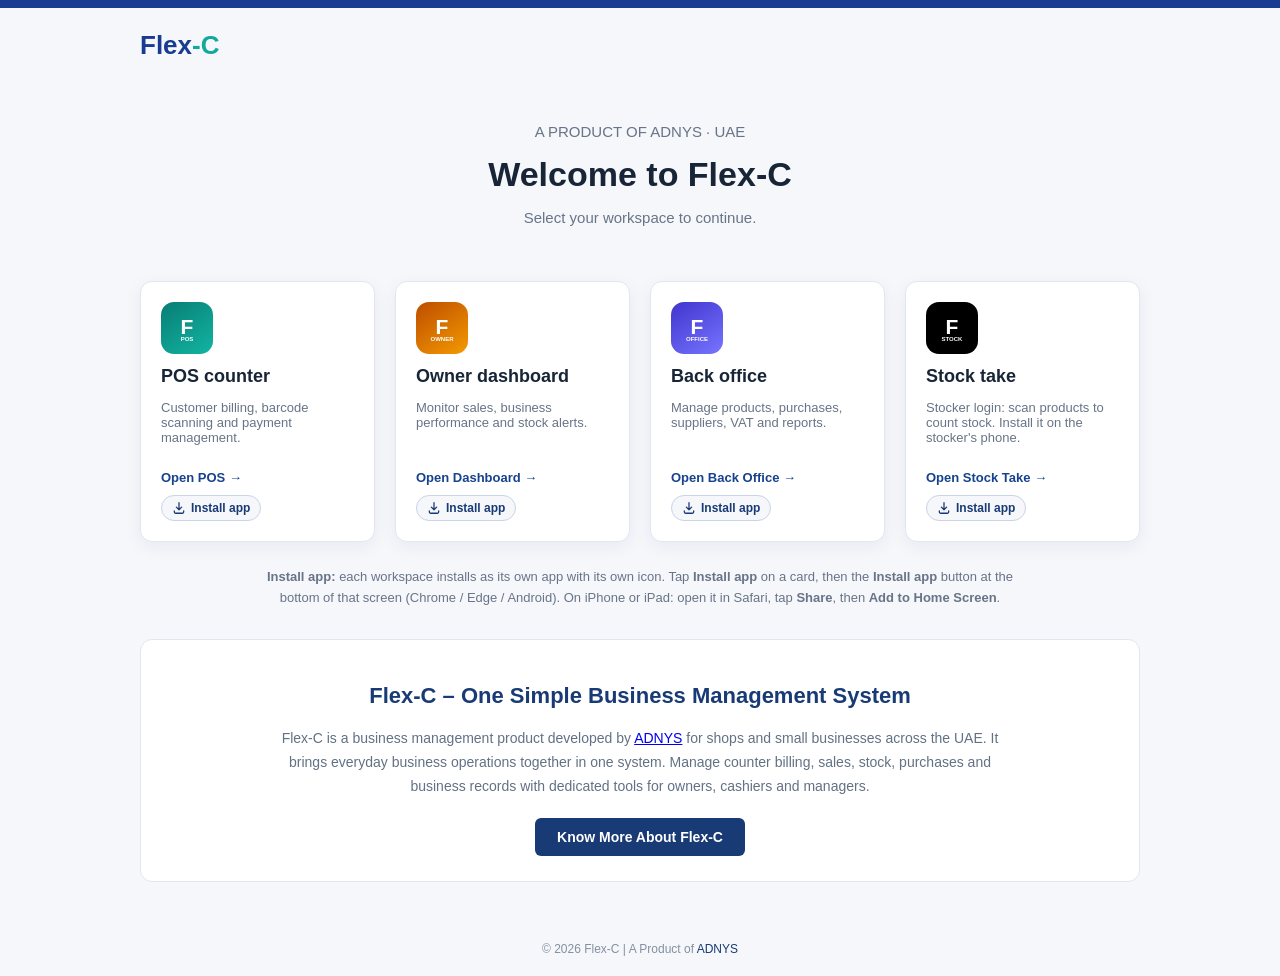
<file: index.html>
<!DOCTYPE html>
<html lang="en">
<head>
<meta charset="UTF-8">
<meta name="viewport" content="width=device-width, initial-scale=1">

<title>Flex-C UAE | Business Management Software by ADNYS</title>

<meta name="description" content="Flex-C by ADNYS is a business management solution for UAE shops and SMEs. Manage POS billing, sales, stock, purchases and business reports.">
<meta name="keywords" content="Flex-C UAE, ADNYS, POS software Dubai, UAE billing software, stock management, retail business software">
<meta name="robots" content="index, follow">
<link rel="canonical" href="https://flex-c.adnys.com/">
<link rel="manifest" href="manifest.webmanifest">
<meta name="theme-color" content="#193b91">
<link rel="icon" href="assets/icons/console-32.png">
<link rel="apple-touch-icon" href="assets/icons/console-apple.png">

<meta property="og:title" content="Flex-C - Business Software by ADNYS">
<meta property="og:description" content="Simple billing, stock and business management for UAE shops and SMEs.">
<meta property="og:type" content="website">

<style>
*{box-sizing:border-box}

body{
 margin:0;
 font-family:Arial,sans-serif;
 background:#f5f7fb;
 color:#172536;
}

.top{height:8px;background:#193b91}
.wrap{width:min(1000px,92%);margin:auto}

header{padding:22px 0}
.logo{
 font-size:26px;
 font-weight:800;
 color:#193b91;
 text-decoration:none;
}
.logo span{color:#12a99b}

.intro{
 text-align:center;
 padding:25px 0;
}

.intro h1{
 font-size:34px;
 margin:8px 0;
}

.intro p{
 color:#687487;
 font-size:15px;
}

.cards{
 display:grid;
 grid-template-columns:repeat(4,1fr);
 gap:20px;
 padding:15px 0 35px;
}

.card{
 display:block;
 background:white;
 padding:20px;
 min-height:190px;
 border:1px solid #e1e7ef;
 border-radius:12px;
 text-decoration:none;
 color:#172536;
 box-shadow:0 5px 18px rgba(20,40,75,.06);
 transition:.2s;
}

.card:hover{
 transform:translateY(-4px);
 box-shadow:0 10px 24px rgba(20,40,75,.12);
}

.appicon{
 width:52px;
 height:52px;
 border-radius:13px;
 display:flex;
 flex-direction:column;
 justify-content:center;
 align-items:center;
 color:white;
 font-size:21px;
 font-weight:bold;
 margin-bottom:12px;
}

.appicon small{
 font-size:6px;
 margin-top:-3px;
}

.pos{background:linear-gradient(145deg,#087d75,#12b5a2)}
.owner{background:linear-gradient(145deg,#bd4d00,#f49a00)}
.office{background:linear-gradient(145deg,#4034ce,#7775ff)}
.stock{background:#000;color:#fff}

.card h2{font-size:18px;margin:5px 0}
.card p{font-size:13px;color:#687487}
.open{color:#17428e;font-weight:bold;font-size:13px;text-decoration:none}
.card{display:flex;flex-direction:column}
.cardlink{display:block;color:inherit;text-decoration:none;flex:1}
.acts{display:flex;flex-direction:column;align-items:flex-start;gap:10px;margin-top:12px}
.inst{display:inline-flex;align-items:center;gap:5px;font-size:12px;font-weight:bold;color:#193b75;text-decoration:none;border:1.5px solid #c9d4e6;border-radius:999px;padding:5px 10px;background:#f5f7fb}
.inst:hover{background:#193b75;color:#fff;border-color:#193b75}
.inst svg{width:14px;height:14px;stroke:currentColor;fill:none;stroke-width:2.2;stroke-linecap:round;stroke-linejoin:round}
.installhow{max-width:750px;margin:-10px auto 30px;text-align:center;color:#687487;font-size:13px;line-height:1.6}

.about{
 background:white;
 border:1px solid #e1e7ef;
 border-radius:12px;
 padding:25px;
 text-align:center;
 margin-bottom:40px;
}

.about h2{color:#193b75;font-size:22px}
.about p{
 color:#627184;
 font-size:14px;
 line-height:1.7;
 max-width:750px;
 margin:10px auto 20px;
}

.btn{
 display:inline-block;
 padding:11px 22px;
 background:#193b75;
 color:white;
 text-decoration:none;
 border-radius:6px;
 font-weight:bold;
 font-size:14px;
}

footer{
 text-align:center;
 padding:20px;
 color:#8490a0;
 font-size:12px;
}

footer a{color:#193b75;text-decoration:none}

@media(max-width:980px){.cards{grid-template-columns:repeat(2,1fr)}}
@media(max-width:650px){
 .cards{grid-template-columns:1fr;gap:12px}
 .card{min-height:0}
 .intro h1{font-size:27px}
}
</style>

<script type="application/ld+json">
{
 "@context":"https://schema.org",
 "@type":"SoftwareApplication",
 "name":"Flex-C",
 "applicationCategory":"BusinessApplication",
 "operatingSystem":"Web",
 "description":"Business management software for UAE shops and SMEs, including POS billing, sales, stock, purchases and reports.",
 "publisher":{
   "@type":"Organization",
   "name":"ADNYS",
   "url":"https://adnys.com"
 },
 "areaServed":{
   "@type":"Country",
   "name":"United Arab Emirates"
 }
}
</script>
</head>

<body>

<div class="top"></div>

<header class="wrap">
 <a class="logo" href="./">Flex<span>-C</span></a>
</header>

<main class="wrap">

<section class="intro">
 <p> A PRODUCT OF ADNYS · UAE </p>
 <h1>Welcome to Flex-C</h1>
 <p>Select your workspace to continue.</p>
</section>

<section class="cards">

<div class="card">
<a class="cardlink" href="pos/">
 <div class="appicon pos">F<small>POS</small></div>
 <h2>POS counter</h2>
 <p>Customer billing, barcode scanning and payment management.</p>
</a>
 <div class="acts"><a class="open" href="pos/">Open POS →</a><a class="inst" href="pos/?install=1" title="Opens the app and shows its Install button"><svg viewBox="0 0 24 24" aria-hidden="true"><path d="M12 3v12m0 0l-4.5-4.5M12 15l4.5-4.5M4 17v2a2 2 0 002 2h12a2 2 0 002-2v-2"/></svg>Install app</a></div>
</div>

<div class="card">
<a class="cardlink" href="dashboard/">
 <div class="appicon owner">F<small>OWNER</small></div>
 <h2>Owner dashboard</h2>
 <p>Monitor sales, business performance and stock alerts.</p>
</a>
 <div class="acts"><a class="open" href="dashboard/">Open Dashboard →</a><a class="inst" href="dashboard/?install=1" title="Opens the app and shows its Install button"><svg viewBox="0 0 24 24" aria-hidden="true"><path d="M12 3v12m0 0l-4.5-4.5M12 15l4.5-4.5M4 17v2a2 2 0 002 2h12a2 2 0 002-2v-2"/></svg>Install app</a></div>
</div>

<div class="card">
<a class="cardlink" href="office/">
 <div class="appicon office">F<small>OFFICE</small></div>
 <h2>Back office</h2>
 <p>Manage products, purchases, suppliers, VAT and reports.</p>
</a>
 <div class="acts"><a class="open" href="office/">Open Back Office →</a><a class="inst" href="office/?install=1" title="Opens the app and shows its Install button"><svg viewBox="0 0 24 24" aria-hidden="true"><path d="M12 3v12m0 0l-4.5-4.5M12 15l4.5-4.5M4 17v2a2 2 0 002 2h12a2 2 0 002-2v-2"/></svg>Install app</a></div>
</div>

<div class="card">
<a class="cardlink" href="stock/">
 <div class="appicon stock">F<small>STOCK</small></div>
 <h2>Stock take</h2>
 <p>Stocker login: scan products to count stock. Install it on the stocker's phone.</p>
</a>
 <div class="acts"><a class="open" href="stock/">Open Stock Take →</a><a class="inst" href="stock/?install=1" title="Opens the app and shows its Install button"><svg viewBox="0 0 24 24" aria-hidden="true"><path d="M12 3v12m0 0l-4.5-4.5M12 15l4.5-4.5M4 17v2a2 2 0 002 2h12a2 2 0 002-2v-2"/></svg>Install app</a></div>
</div>

</section>

<p class="installhow"><b>Install app:</b> each workspace installs as its own app with its own icon. Tap <b>Install app</b> on a card, then the <b>Install app</b> button at the bottom of that screen (Chrome / Edge / Android). On iPhone or iPad: open it in Safari, tap <b>Share</b>, then <b>Add to Home Screen</b>.</p>

<section class="about">

 <h2>Flex-C – One Simple Business Management System</h2>

 <p>
 Flex-C is a business management product developed by
 <a href="https://adnys.com">ADNYS</a>
 for shops and small businesses across the UAE.
 It brings everyday business operations together in one system.
 Manage counter billing, sales, stock, purchases and business
 records with dedicated tools for owners, cashiers and managers.
 </p>

 <a class="btn" href="commercial.php">
 Know More About Flex-C 
 </a>

</section>

</main>

<footer>
 © <span id="year"></span> Flex-C |
 A Product of
 <a href="https://adnys.com" target="_blank">ADNYS</a>
</footer>

<script>
document.getElementById("year").textContent =
new Date().getFullYear();
</script>
<script>if("serviceWorker" in navigator)navigator.serviceWorker.register("sw.js").catch(function(){});</script>

</body>
</html>
</file>
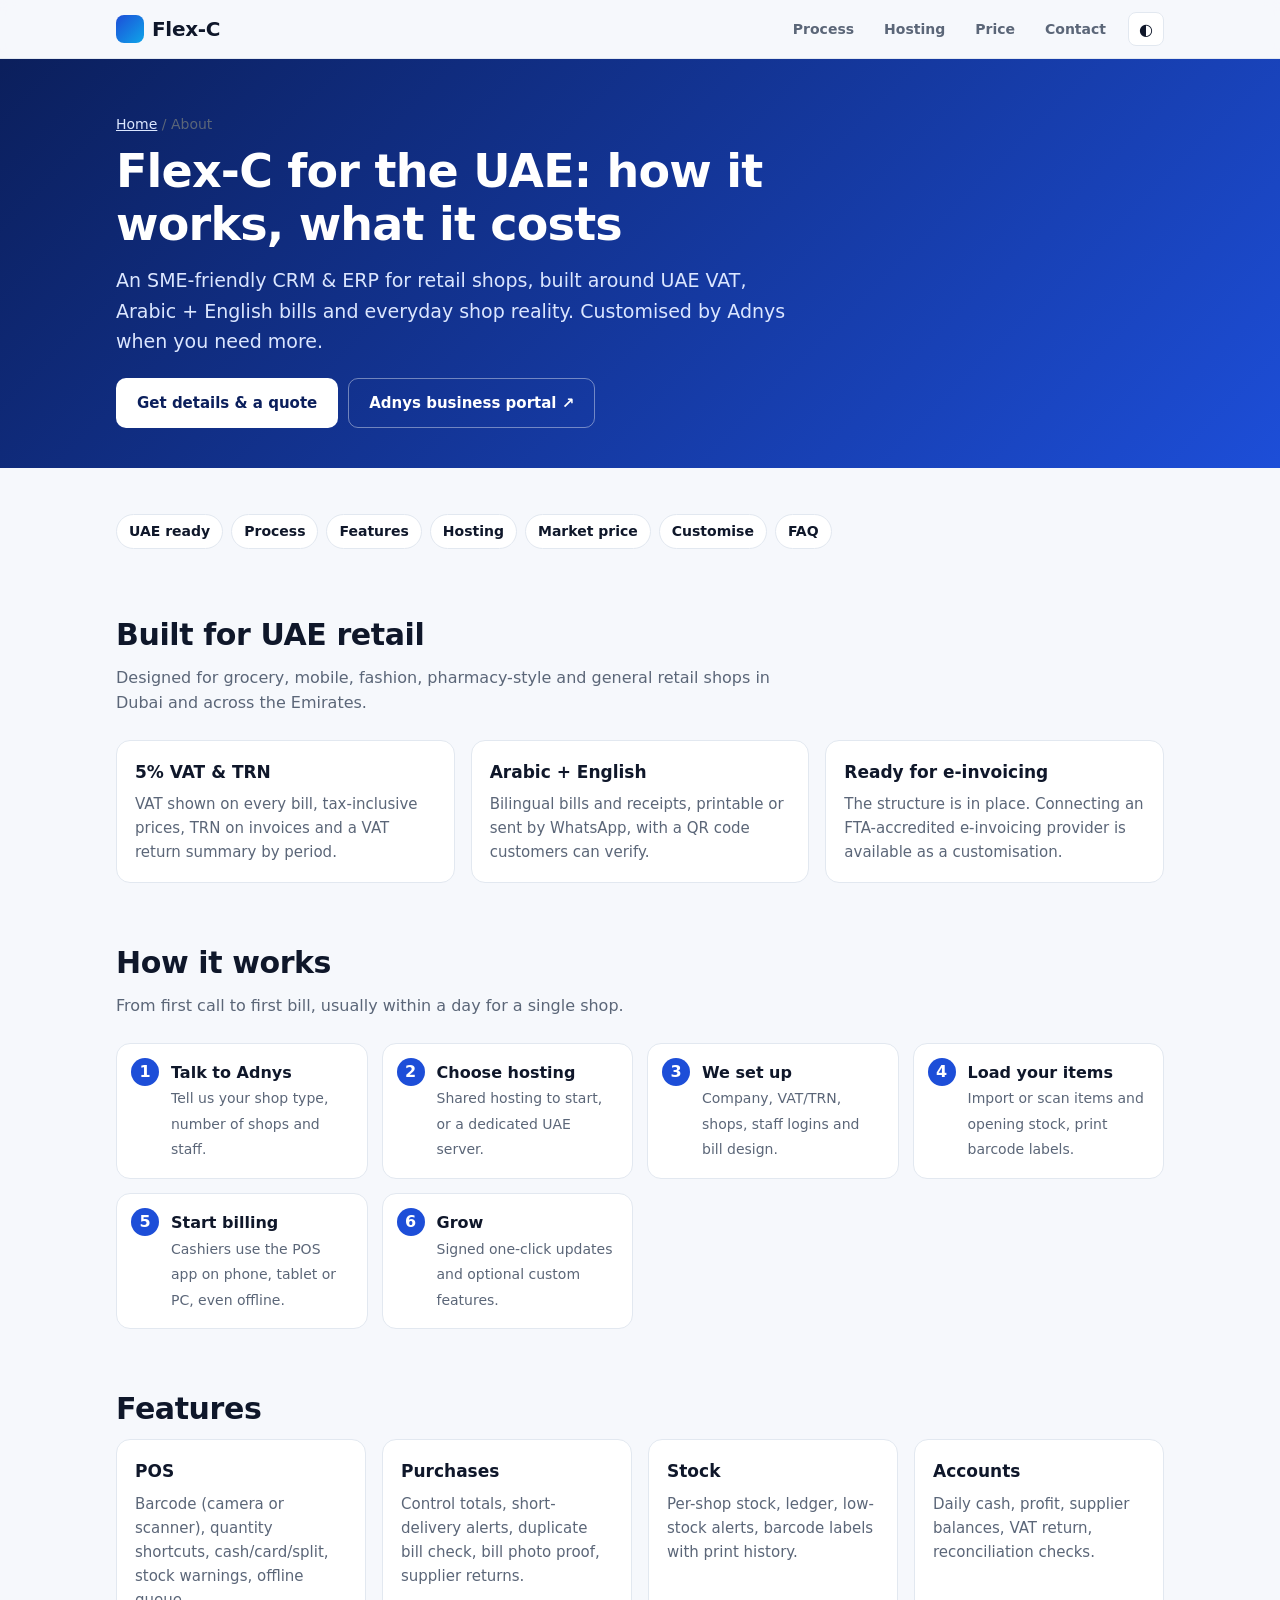
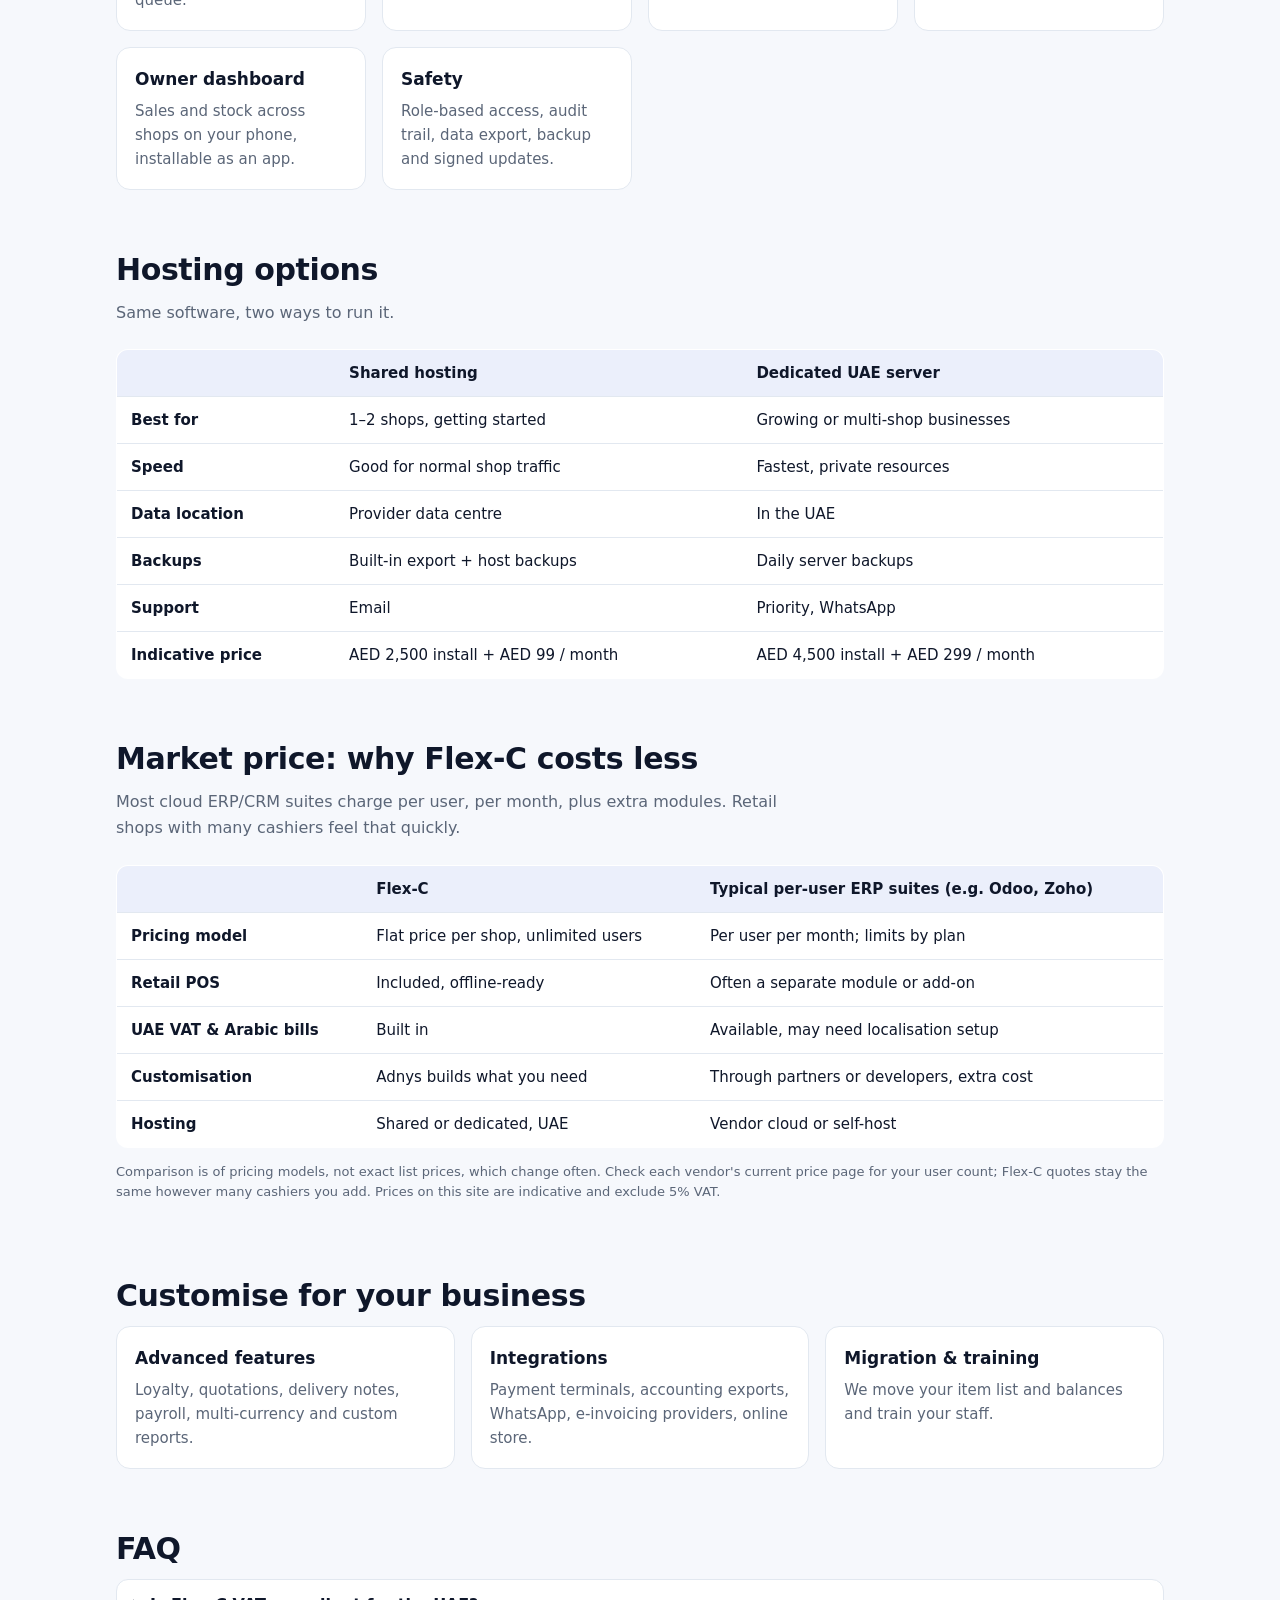
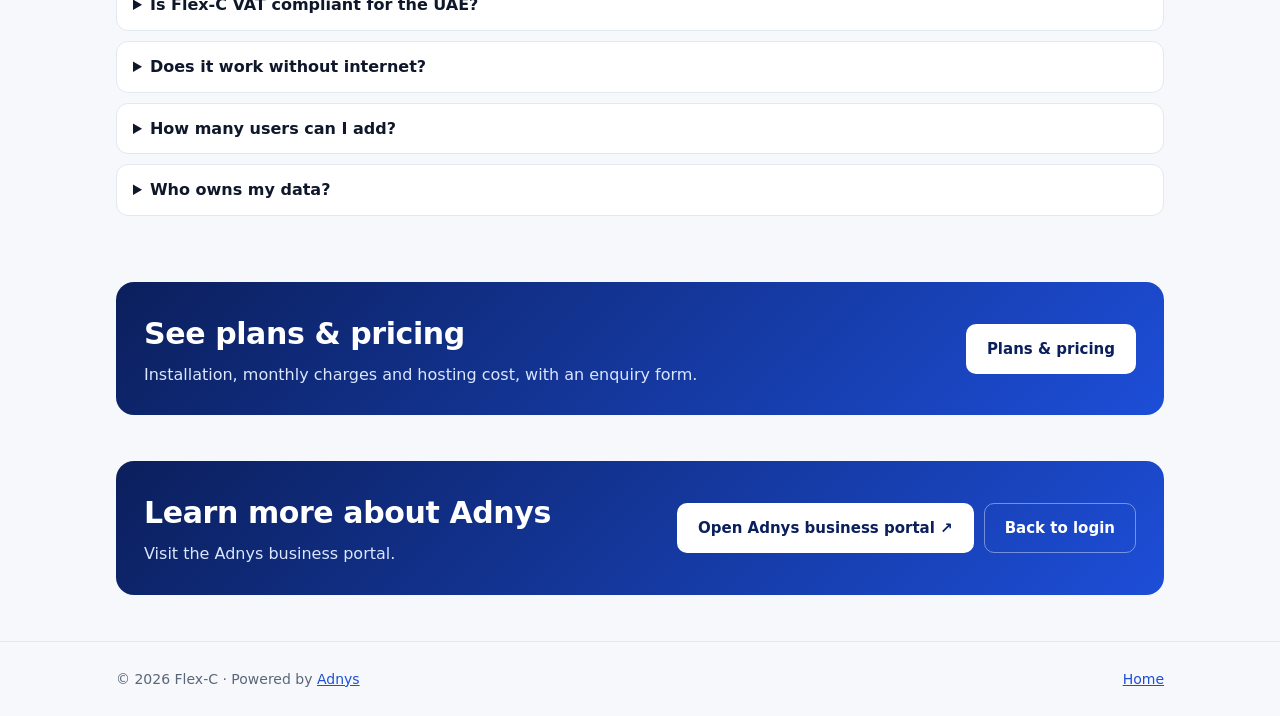
<file: about/index.html>
<!doctype html>
<html lang="en">
<head>
<meta charset="utf-8">
<meta name="viewport" content="width=device-width,initial-scale=1">
<title>About Flex-C – ERP &amp; CRM for UAE SMEs: process, features, hosting &amp; price | Adnys</title>
<meta name="description" content="Everything about Flex-C for the UAE: how onboarding works, features, shared vs dedicated UAE hosting, pricing model and how it compares with per-user suites. Customisable by Adnys.">
<meta name="theme-color" content="#1d4ed8">
<link rel="canonical" href="https://flex-c.adnys.com/about/">
<link rel="icon" href="../assets/icons/console-32.png">
<script>try{var t=localStorage.getItem('fc_theme');if(t)document.documentElement.dataset.theme=t}catch(e){}</script>
<link rel="stylesheet" href="../assets/landing.css?v=a737d6cfc0">
<script type="application/ld+json">{"@context":"https://schema.org","@type":"FAQPage","mainEntity":[
{"@type":"Question","name":"Is Flex-C VAT compliant for the UAE?","acceptedAnswer":{"@type":"Answer","text":"Flex-C issues 5% VAT invoices with your TRN, tax-inclusive or exclusive prices, and a VAT return summary. For FTA e-invoicing, an accredited provider integration can be added as a custom project."}},
{"@type":"Question","name":"Does it work without internet?","acceptedAnswer":{"@type":"Answer","text":"Yes. The POS keeps billing offline and syncs when the connection returns."}},
{"@type":"Question","name":"Can Flex-C be customised?","acceptedAnswer":{"@type":"Answer","text":"Yes. Adnys can add advanced features, integrations and reports for your business."}}]}</script>
</head>
<body>
<header class="nav"><div class="wrap">
  <a class="logo" href="../"><i></i>Flex-C</a><span class="sp"></span>
  <a class="l h" href="#process">Process</a><a class="l h" href="#hosting">Hosting</a><a class="l h" href="#price">Price</a><a class="l h" href="#contact">Contact</a>
  <button class="tg" id="tg" aria-label="Dark or light mode">◐</button>
</div></header>

<div class="hero" style="padding-bottom:40px"><div class="wrap">
  <div class="crumb"><a href="../">Home</a> / About</div>
  <h1>Flex-C for the UAE: how it works, what it costs</h1>
  <p>An SME-friendly CRM &amp; ERP for retail shops, built around UAE VAT, Arabic + English bills and everyday shop reality. Customised by Adnys when you need more.</p>
  <div class="cta"><a class="btn p" href="#contact">Get details &amp; a quote</a><a class="btn g" href="https://adnys.com" target="_blank" rel="noopener">Adnys business portal ↗</a></div>
</div></div>

<section><div class="wrap">
  <div class="toc"><a href="#uae">UAE ready</a><a href="#process">Process</a><a href="#features">Features</a><a href="#hosting">Hosting</a><a href="#price">Market price</a><a href="#custom">Customise</a><a href="#faq">FAQ</a></div>
</div></section>

<section id="uae" style="padding-top:10px"><div class="wrap">
  <h2>Built for UAE retail</h2><p class="sub">Designed for grocery, mobile, fashion, pharmacy-style and general retail shops in Dubai and across the Emirates.</p>
  <div class="grid3">
    <div class="card"><h3>5% VAT &amp; TRN</h3><p>VAT shown on every bill, tax-inclusive prices, TRN on invoices and a VAT return summary by period.</p></div>
    <div class="card"><h3>Arabic + English</h3><p>Bilingual bills and receipts, printable or sent by WhatsApp, with a QR code customers can verify.</p></div>
    <div class="card"><h3>Ready for e-invoicing</h3><p>The structure is in place. Connecting an FTA-accredited e-invoicing provider is available as a customisation.</p></div>
  </div>
</div></section>

<section id="process" style="padding-top:10px"><div class="wrap">
  <h2>How it works</h2><p class="sub">From first call to first bill, usually within a day for a single shop.</p>
  <div class="steps">
    <div><b>Talk to Adnys</b><span>Tell us your shop type, number of shops and staff.</span></div>
    <div><b>Choose hosting</b><span>Shared hosting to start, or a dedicated UAE server.</span></div>
    <div><b>We set up</b><span>Company, VAT/TRN, shops, staff logins and bill design.</span></div>
    <div><b>Load your items</b><span>Import or scan items and opening stock, print barcode labels.</span></div>
    <div><b>Start billing</b><span>Cashiers use the POS app on phone, tablet or PC, even offline.</span></div>
    <div><b>Grow</b><span>Signed one-click updates and optional custom features.</span></div>
  </div>
</div></section>

<section id="features" style="padding-top:10px"><div class="wrap">
  <h2>Features</h2>
  <div class="grid3">
    <div class="card"><h3>POS</h3><p>Barcode (camera or scanner), quantity shortcuts, cash/card/split, stock warnings, offline queue.</p></div>
    <div class="card"><h3>Purchases</h3><p>Control totals, short-delivery alerts, duplicate bill check, bill photo proof, supplier returns.</p></div>
    <div class="card"><h3>Stock</h3><p>Per-shop stock, ledger, low-stock alerts, barcode labels with print history.</p></div>
    <div class="card"><h3>Accounts</h3><p>Daily cash, profit, supplier balances, VAT return, reconciliation checks.</p></div>
    <div class="card"><h3>Owner dashboard</h3><p>Sales and stock across shops on your phone, installable as an app.</p></div>
    <div class="card"><h3>Safety</h3><p>Role-based access, audit trail, data export, backup and signed updates.</p></div>
  </div>
</div></section>

<section id="hosting" style="padding-top:10px"><div class="wrap">
  <h2>Hosting options</h2><p class="sub">Same software, two ways to run it.</p>
  <div class="scroll"><table class="cmp">
    <tr><th></th><th>Shared hosting</th><th>Dedicated UAE server</th></tr>
    <tr><td><b>Best for</b></td><td>1–2 shops, getting started</td><td>Growing or multi-shop businesses</td></tr>
    <tr><td><b>Speed</b></td><td>Good for normal shop traffic</td><td>Fastest, private resources</td></tr>
    <tr><td><b>Data location</b></td><td>Provider data centre</td><td>In the UAE</td></tr>
    <tr><td><b>Backups</b></td><td>Built-in export + host backups</td><td>Daily server backups</td></tr>
    <tr><td><b>Support</b></td><td>Email</td><td>Priority, WhatsApp</td></tr>
    <tr><td><b>Indicative price</b></td><td>AED 2,500 install + AED 99 / month</td><td>AED 4,500 install + AED 299 / month</td></tr>
  </table></div>
</div></section>

<section id="price" style="padding-top:10px"><div class="wrap">
  <h2>Market price: why Flex-C costs less</h2><p class="sub">Most cloud ERP/CRM suites charge per user, per month, plus extra modules. Retail shops with many cashiers feel that quickly.</p>
  <div class="scroll"><table class="cmp">
    <tr><th></th><th>Flex-C</th><th>Typical per-user ERP suites (e.g. Odoo, Zoho)</th></tr>
    <tr><td><b>Pricing model</b></td><td>Flat price per shop, unlimited users</td><td>Per user per month; limits by plan</td></tr>
    <tr><td><b>Retail POS</b></td><td>Included, offline-ready</td><td>Often a separate module or add-on</td></tr>
    <tr><td><b>UAE VAT &amp; Arabic bills</b></td><td>Built in</td><td>Available, may need localisation setup</td></tr>
    <tr><td><b>Customisation</b></td><td>Adnys builds what you need</td><td>Through partners or developers, extra cost</td></tr>
    <tr><td><b>Hosting</b></td><td>Shared or dedicated, UAE</td><td>Vendor cloud or self-host</td></tr>
  </table></div>
  <p class="note">Comparison is of pricing models, not exact list prices, which change often. Check each vendor's current price page for your user count; Flex-C quotes stay the same however many cashiers you add. Prices on this site are indicative and exclude 5% VAT.</p>
</div></section>

<section id="custom" style="padding-top:10px"><div class="wrap">
  <h2>Customise for your business</h2>
  <div class="grid3">
    <div class="card"><h3>Advanced features</h3><p>Loyalty, quotations, delivery notes, payroll, multi-currency and custom reports.</p></div>
    <div class="card"><h3>Integrations</h3><p>Payment terminals, accounting exports, WhatsApp, e-invoicing providers, online store.</p></div>
    <div class="card"><h3>Migration &amp; training</h3><p>We move your item list and balances and train your staff.</p></div>
  </div>
</div></section>

<section id="faq" style="padding-top:10px"><div class="wrap">
  <h2>FAQ</h2>
  <details><summary>Is Flex-C VAT compliant for the UAE?</summary><p>It issues 5% VAT invoices with your TRN and a VAT return summary. FTA e-invoicing through an accredited provider can be added as a custom project.</p></details>
  <details><summary>Does it work without internet?</summary><p>Yes, the POS keeps billing offline and syncs when the connection returns.</p></details>
  <details><summary>How many users can I add?</summary><p>Unlimited users per shop on every plan.</p></details>
  <details><summary>Who owns my data?</summary><p>You do. You can export everything at any time from the Back office.</p></details>
</div></section>

<section id="contact" style="padding-top:10px"><div class="wrap"><div class="band"><div><h2>See plans &amp; pricing</h2><p>Installation, monthly charges and hosting cost, with an enquiry form.</p></div><div class="cta"><a class="btn p" href="../commercial.php">Plans &amp; pricing</a></div></div></div></section>

<section style="padding-top:0"><div class="wrap">
  <div class="band"><div><h2>Learn more about Adnys</h2><p>Visit the Adnys business portal.</p></div>
  <div class="cta"><a class="btn p" href="https://adnys.com" target="_blank" rel="noopener">Open Adnys business portal ↗</a><a class="btn g" href="../">Back to login</a></div></div>
</div></section>

<footer><div class="wrap"><span>© <span id="yr"></span> Flex-C · Powered by <a href="https://adnys.com" target="_blank" rel="noopener">Adnys</a></span><span><a href="../">Home</a></span></div></footer>
<script>
document.getElementById('yr').textContent=new Date().getFullYear();
(function(){var h=document.documentElement,b=document.getElementById('tg');
 b.onclick=function(){var d=(h.dataset.theme?h.dataset.theme==='dark':matchMedia('(prefers-color-scheme:dark)').matches);var n=d?'light':'dark';h.dataset.theme=n;try{localStorage.setItem('fc_theme',n)}catch(e){}}})();
</script>
</body>
</html>
</file>
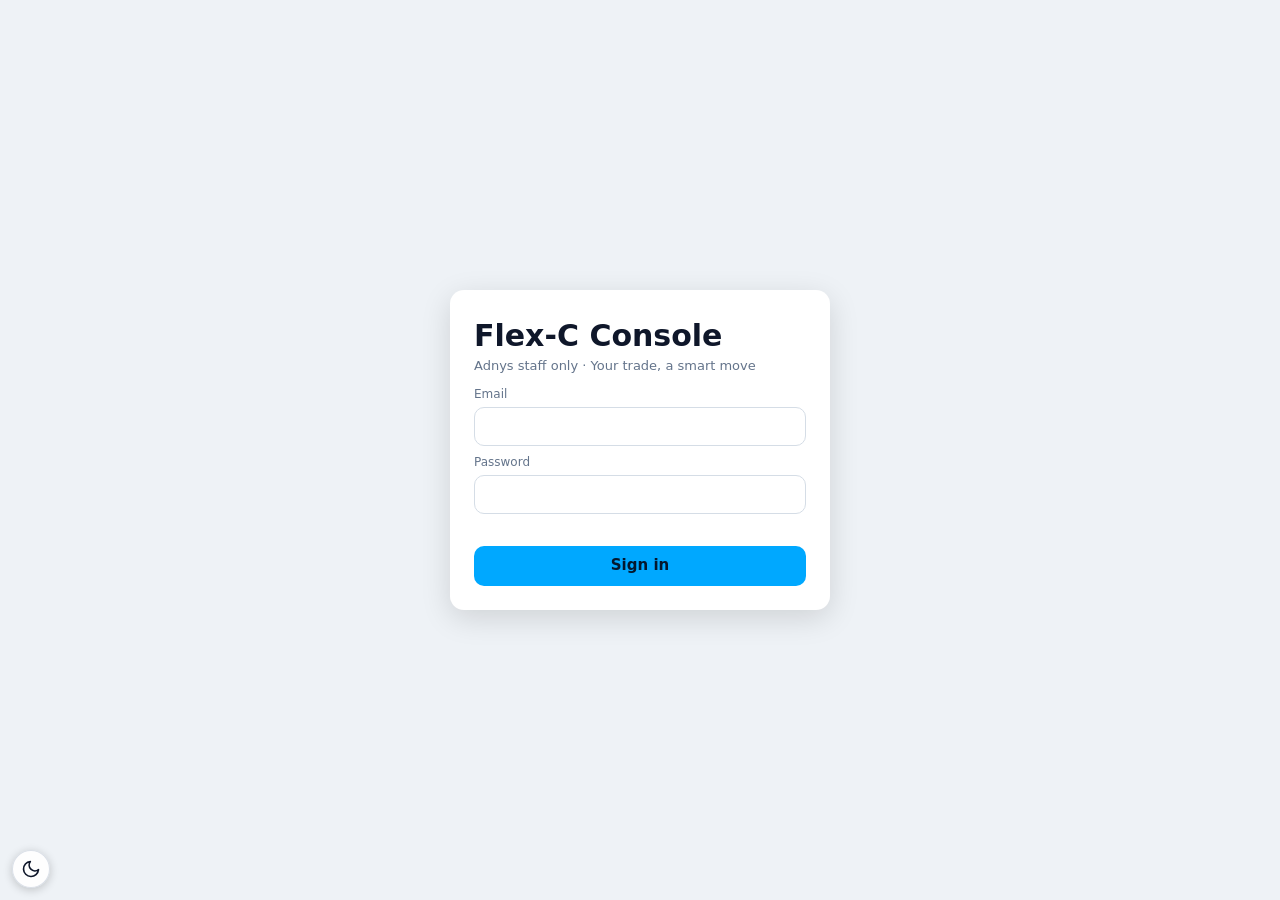
<file: console/index.html>
<!doctype html>
<html lang="en" data-app="console">
<head>
<meta charset="utf-8">
<script>try{var t=localStorage.getItem('fc_theme');if(t!=='dark'&&t!=='light')t=matchMedia('(prefers-color-scheme:dark)').matches?'dark':'light';document.documentElement.dataset.theme=t}catch(e){}</script>
<meta name="viewport" content="width=device-width,initial-scale=1">
<meta name="robots" content="noindex">
<link rel="manifest" href="manifest.webmanifest">
<link rel="icon" href="../assets/icons/console-32.png" type="image/png">
<link rel="apple-touch-icon" href="../assets/icons/console-apple.png">
<meta name="theme-color" content="#0b1437">
<meta name="mobile-web-app-capable" content="yes">
<meta name="apple-mobile-web-app-capable" content="yes">
<meta name="apple-mobile-web-app-title" content="Flex-C Console">
<title>Flex-C Console</title>
<link rel="stylesheet" href="../assets/app.css?v=498d606380">
<style>
header.top a.on{color:#fff}
dialog{border:0;border-radius:14px;padding:20px;width:min(440px,94vw);box-shadow:0 10px 40px #0004}
dialog::backdrop{background:#0006}
.pw{font:700 18px ui-monospace,Consolas,monospace;background:#f1f5f9;padding:10px;border-radius:8px;word-break:break-all;margin:6px 0}
</style>
<style id="dark">
@media screen{
html[data-theme=dark] .pw{background:var(--soft0)}
}
</style>
</head>
<body>
<header class="top">
  <b>Flex-C Console</b><small>Adnys staff</small>
  <a data-v="home" class="on" href="#home">Customers</a><a data-v="rel" href="#rel">Versions</a><a data-v="staff" href="#staff">Staff</a><a data-v="log" href="#log">Activity</a>
  <span class="sp"></span><small id="who"></small><button id="out">Sign out</button>
</header>
<div class="wrap" id="main"></div>
<footer class="pw"><b>Flex-C</b> · Your trade, a smart move<br>Powered by <a href="https://adnys.com" target="_blank" rel="noopener">Adnys</a> · adnys.com</footer>
<dialog id="dlg"></dialog>
<script>
'use strict';
const API = '../api/console.php';
const $ = (s, r = document) => r.querySelector(s);
const esc = (s) => String(s ?? '').replace(/[&<>"']/g, (c) => ({ '&': '&amp;', '<': '&lt;', '>': '&gt;', '"': '&quot;', "'": '&#39;' }[c]));
const S = { tok: sessionStorage.getItem('cs_tok') || '', me: JSON.parse(sessionStorage.getItem('cs_me') || 'null') };
const isAdmin = () => S.me && S.me.role === 'admin';
const ERR = { invalid_login: 'Wrong email or password.', too_many_attempts: 'Too many attempts. Wait 15 minutes.', forbidden: 'Admin only.', duplicate: 'That email, code or version already exists.',
  bad_email: 'Enter a valid email.', bad_trn: 'TRN must be 15 digits.', bad_code: 'Code: 1-10 letters or digits.', bad_version: 'Version like 1.2.0.', missing_field: 'Fill the required fields.',
  cashier_needs_shop: 'A cashier must be tied to a shop.', cannot_change_self: 'You cannot change your own account.',
  update_key_not_set: 'Save your signing key first (one time).', bad_signature: 'Signature check failed. This package was not signed with your release key. Nothing was changed.',
  not_newer: 'That version is not newer than the one installed.', needs_earlier_version: 'This package cannot upgrade from the installed version. Install the earlier release first.',
  hash_mismatch: 'The package is damaged (a file does not match its signed checksum). Nothing was changed.', bad_package: 'That is not a Flex-C release package.', bad_manifest: 'The package manifest is invalid.',
  not_a_zip: 'Choose the .zip made by make_release.php.', package_too_big: 'The package is too large.', bad_path: 'The package contains a file path that is not allowed.', unexpected_entry: 'The package contains unsigned files.',
  missing_files: 'The package is incomplete.', version_file_mismatch: 'version.json does not match the package version.', no_file: 'Choose a package file first.',
  file_too_big_for_server: 'The server upload limit is smaller than this file. Raise upload_max_filesize and post_max_size in hPanel > PHP Configuration.', upload_failed: 'The upload did not finish. Try again.',
  update_in_progress: 'Another update is running. Wait a minute and try again.', not_writable: 'The server would not let the update write its files. Check folder permissions.',
  backup_failed: 'Could not create the safety backup, so nothing was changed.', update_failed: 'The update failed and the previous files were restored.',
  wrong_db_password: 'That is not the database password.', key_already_set: 'A signing key is already set.', bad_public_key: 'That is not a valid public key.',
  no_sodium: 'PHP sodium extension is missing on this server.', no_zip: 'PHP zip extension is missing on this server.', only_latest_can_be_rolled_back: 'Only the most recent update can be rolled back.',
  backup_missing: 'The backup file for that update is gone.', confirm_text_wrong: 'The confirmation words do not match.', wrong_password: 'Your password is wrong.', has_history: 'This customer already has bills. Tick "also remove sales, purchases and returns" or leave them as they are.', demo_exists: 'The demo company already exists.', no_release: 'No release is published yet.', updating: 'A new version is being installed. Try again in a minute.' };

async function api(route, body, params) {
  const u = new URL(API, location.href);
  u.searchParams.set('r', route);
  Object.entries(params || {}).forEach(([k, v]) => u.searchParams.set(k, v));
  const res = await fetch(u, { method: body ? 'POST' : 'GET', headers: { 'Content-Type': 'application/json', 'X-Staff-Token': S.tok }, body: body ? JSON.stringify(body) : undefined });
  let j = {}; try { j = await res.json(); } catch (e) { /* non-JSON */ }
  if (res.status === 401 && route !== 'login') { sessionStorage.clear(); location.reload(); throw new Error('session_expired'); }
  if (!res.ok) throw new Error(ERR[j.error] || j.error || 'http_' + res.status);
  return j;
}

/* ---- dialogs ---- */
const dlg = $('#dlg');
function ask(title, fields, okText = 'Save') {
  return new Promise((resolve) => {
    dlg.innerHTML = `<form><h3 style="margin:0 0 8px">${esc(title)}</h3>` + fields.map((f) => {
      const id = 'f_' + f.k, v = f.v ?? '';
      const inp = f.opts ? `<select id="${id}">${f.opts.map(([val, lbl]) => `<option value="${esc(val)}" ${String(val) === String(v) ? 'selected' : ''}>${esc(lbl)}</option>`).join('')}</select>`
        : f.type === 'check' ? `<input id="${id}" type="checkbox" style="width:auto" ${v ? 'checked' : ''}>`
        : f.type === 'area' ? `<textarea id="${id}" rows="3">${esc(v)}</textarea>`
        : `<input id="${id}" type="${f.type || 'text'}" value="${esc(v)}" ${f.req ? 'required' : ''} ${f.ph ? `placeholder="${esc(f.ph)}"` : ''}>`;
      return `<label for="${id}">${esc(f.l)}${f.req ? ' *' : ''}</label>${inp}`;
    }).join('') + `<div class="err" id="f_err"></div><div class="row" style="margin-top:10px"><button type="button" class="btn sec" id="f_no">Cancel</button><button class="btn">${okText}</button></div></form>`;
    dlg.showModal();
    $('#f_no').onclick = () => { dlg.close(); resolve(null); };
    dlg.oncancel = () => resolve(null);
    $('form', dlg).onsubmit = async (e) => {
      e.preventDefault();
      const o = {};
      fields.forEach((f) => { const el = $('#f_' + f.k); o[f.k] = f.type === 'check' ? el.checked : el.value.trim(); });
      resolve(o);
    };
  });
}
function failIn(msg) { const e = $('#f_err'); if (e) e.textContent = msg; }
// Open a dialog; on API error keep it open with the message and the typed values.
async function retry(title, fields, call, okText, msg) {
  const p = ask(title, fields, okText); failIn(msg);
  const o = await p; if (!o) return null;
  try { const r = await call(o); dlg.close(); return r; } catch (e) { return retry(title, fields.map((f) => ({ ...f, v: o[f.k] })), call, okText, e.message); }
}
function showPass(title, r) {
  const user = r.username || r.login || '';
  dlg.innerHTML = `<h3 style="margin:0 0 8px">${esc(title)}</h3>${user ? `<div>Username</div><div class="pw">${esc(user)}</div>` : ''}${r.email ? `<div>Email</div><div class="pw">${esc(r.email)}</div>` : ''}${r.shop_code ? `<div>Shop code</div><div class="pw">${esc(r.shop_code)}</div>` : ''}<div>Password (shown once)</div><div class="pw">${esc(r.password)}</div>
    <p style="color:var(--mute);font-size:13px;margin:6px 0 0">The user signs in with this username (or their email if one was set) and the password.</p>
    <div class="row" style="margin-top:10px"><button class="btn sec" id="cp">Copy</button><button class="btn" id="ok">Done</button></div>`;
  dlg.showModal();
  $('#cp').onclick = () => {
    const text = [user ? 'Username: ' + user : '', r.email ? 'Email: ' + r.email : '', r.shop_code ? 'Shop code: ' + r.shop_code : '', 'Password: ' + r.password].filter(Boolean).join('\n');
    if (navigator.clipboard) navigator.clipboard.writeText(text);
  };
  $('#ok').onclick = () => dlg.close();
}

/* ---- login ---- */
function login() {
  const o = document.createElement('div'); o.className = 'overlay';
  o.innerHTML = `<form class="box"><h1>Flex-C Console</h1><div class="by">Adnys staff only · Your trade, a smart move</div>
    <label>Email</label><input id="lg_em" type="email" autocomplete="username" required>
    <label>Password</label><input id="lg_pw" type="password" autocomplete="current-password" required>
    <div class="err" id="lg_err"></div><button class="btn" style="width:100%;margin-top:8px">Sign in</button></form>`;
  document.body.appendChild(o);
  $('form', o).onsubmit = async (e) => {
    e.preventDefault();
    try {
      const r = await api('login', { email: $('#lg_em').value, password: $('#lg_pw').value });
      S.tok = r.token; S.me = r.staff; sessionStorage.setItem('cs_tok', r.token); sessionStorage.setItem('cs_me', JSON.stringify(r.staff));
      o.remove(); start();
    } catch (err) { $('#lg_err').textContent = err.message; }
  };
}

/* ---- views ---- */
const tagV = (v, bad) => v ? `<span class="tag ${bad ? 'warn' : 'ok'}">v${esc(v)}</span>` : '<span class="tag">never</span>';
const seen = (t) => t ? esc(t.slice(0, 16)) : '-';
const TRADES = [['other', 'Other'], ['clothes', 'Clothes'], ['mobile', 'Mobile'], ['grocery', 'Grocery'], ['stationery', 'Stationery']];
const companyFields = (c = {}, withShop = false) => [
  { k: 'name', l: 'Legal name', req: 1, v: c.name }, { k: 'name_ar', l: 'Arabic name', v: c.name_ar }, { k: 'trn', l: 'TRN (15 digits)', v: c.trn },
  { k: 'address', l: 'Address', v: c.address }, { k: 'phone', l: 'Phone', v: c.phone }, { k: 'footer', l: 'Receipt footer', v: c.footer, ph: 'Thank you / شكراً لزيارتكم' },
  ...(withShop ? [{ k: 'shop_code', l: 'First shop code (leave empty to generate from the shop name)', ph: 'e.g. MAIN001' }, { k: 'shop_name', l: 'First shop name', v: 'Main Shop' }, { k: 'trade', l: 'Trade', opts: TRADES }] : []),
];
const main = $('#main');
let TID = null;

async function viewHome() {
  const d = await api('overview');
  const l = d.latest ? d.latest.version : '-';
  main.innerHTML = `<div class="grid g3" style="margin-bottom:14px">
    <div class="kpi"><div class="l">Customers</div><div class="v">${d.tenants.length}</div><div class="s">${d.tenants.filter((t) => +t.active).length} active</div></div>
    <div class="kpi"><div class="l">Latest release</div><div class="v">v${esc(l)}</div><div class="s">minimum required v${esc(d.min_required)}</div></div>
    <div class="kpi"><div class="l">Customers behind</div><div class="v ${d.outdated ? 'warn' : ''}">${d.outdated}</div><div class="s">last seen on an older version</div></div></div>
    <div class="card"><div class="row" style="margin-bottom:8px"><h2 style="margin:0">Customers</h2><div class="fit"><button class="btn sec" id="nc">+ New company</button> <button class="btn" id="nt">+ New customer</button></div></div>
    <div class="tbl"><table><tr><th>Customer</th><th>Plan</th><th class="r">Companies</th><th class="r">Shops</th><th class="r">Users</th><th>Version</th><th>Updates</th><th>Last seen</th><th>Status</th></tr>
    ${d.tenants.map((t) => `<tr><td><a href="#t${t.id}">${esc(t.name)}</a><div style="font-size:12px;color:var(--mute)">${esc(t.contact_email || '')}</div></td><td>${esc(t.plan)}</td>
      <td class="r">${t.companies}</td><td class="r">${t.shops}</td><td class="r">${t.users}</td><td>${tagV(t.last_version, t.outdated)}</td><td>${+t.is_demo ? '<span class="tag ok">auto (demo)</span>' : t.update_mode === 'auto' ? '<span class="tag ok">auto</span>' : '<span class="tag">push</span> ' + (t.waiting ? '<span class="tag warn">v' + esc(d.latest.version) + ' waiting</span>' : '')}</td><td>${seen(t.last_seen_at)}</td>
      <td>${+t.active ? '<span class="tag ok">active</span>' : '<span class="tag bad">suspended</span>'}</td></tr>`).join('') || '<tr><td colspan="9">No customers yet.</td></tr>'}</table></div></div>
    ${isAdmin() ? `<div class="card"><h3 style="margin:0 0 6px">Fresh start (admin)</h3><div style="color:var(--mute);font-size:14px;margin-bottom:8px">Companies, shops, users and settings are kept. Only items and stock are removed so each shop can load its real stock once from Excel (Back office &gt; Import stock).</div><div class="row"><div class="fit"><button class="btn sec" id="cs_all">Clear items and stock: all customers</button></div>${d.tenants.some((t) => +t.is_demo) ? '' : '<div class="fit"><button class="btn" id="demo_new">Create ABC demo company</button></div>'}</div></div>` : ''}`;
  $('#nt').onclick = newTenant;
  if ($('#cs_all')) $('#cs_all').onclick = () => clearStock({ all: true }, 'ALL customers');
  if ($('#demo_new')) $('#demo_new').onclick = async () => { if (!confirm('Create the ABC demo company with sample items and stock?')) return; try { const r = await api('demo_create', {}); showDemo(r); viewHome(); } catch (e) { alert(e.message); } };
  $('#nc').onclick = async () => {
    if (!d.tenants.length) { alert('Create a customer first.'); return; }
    const r = await retry('New company', [{ k: 'tenant_id', l: 'Customer', opts: d.tenants.map((t) => [t.id, t.name]) }, ...companyFields({}, true)], (o) => api('company_save', o), 'Create company', '');
    if (r) location.hash = '#t' + r.tenant_id;
  };
}

async function clearStock(target, label) {
  const r = await retry('Clear items and stock: ' + label, [
    { k: 'include_history', l: 'Also remove sales, purchases, supplier payments, returns and cash-ups (needed if the customer already has bills)', type: 'check' },
    { k: 'include_masters', l: 'Also remove suppliers, expenses and customers (only company, shops, users and settings stay; needs the tick above)', type: 'check' },
    { k: 'confirm', l: 'Type CLEAR ITEMS AND STOCK to confirm', req: 1 }, { k: 'password', l: 'Your Console password', type: 'password', req: 1 },
  ], (o) => api('clear_stock', { ...target, include_history: o.include_history, include_masters: o.include_masters, confirm: o.confirm, password: o.password }), 'Clear', 'Company, shops, users and settings are always kept. Stock takes are removed with the items. Take a backup first (Back office > Backup and export, and hPanel > Backups). This cannot be undone.');
  if (r) { alert('Done. ' + r.cleared.reduce((a, c) => a + c.items, 0) + ' item(s) and ' + r.cleared.reduce((a, c) => a + c.stock_rows, 0) + ' stock record(s) removed.'); route(); }
}
function showDemo(r) {
  dlg.innerHTML = `<h3 style="margin:0 0 8px">ABC demo company created</h3><div style="font-size:14px;margin-bottom:6px">Shops ${esc(r.shops.join(', '))}. Passwords are shown once.</div>` +
    r.logins.map((l) => `<div><b>${esc(l.role)}</b></div><div class="pw">${esc(l.username)} &nbsp; ${esc(l.password)}</div>`).join('') + `<div class="row" style="margin-top:10px"><button class="btn" id="ok">Done</button></div>`;
  dlg.showModal(); $('#ok').onclick = () => dlg.close();
}

async function newTenant() {
  const r = await retry('New customer', [
    { k: 'name', l: 'Customer name', req: 1 }, { k: 'company_name', l: 'First company (legal name)', ph: 'same as customer if empty' }, { k: 'company_name_ar', l: 'Company name (Arabic)' },
    { k: 'trn', l: 'TRN (15 digits)' }, { k: 'owner_name', l: 'Owner name', req: 1 }, { k: 'owner_email', l: 'Owner email (optional — they sign in with a username)', type: 'email' }, { k: 'contact_phone', l: 'Phone' },
    { k: 'shop_code', l: 'First shop code (leave empty to generate from the shop name)', ph: 'e.g. MAIN001' }, { k: 'shop_name', l: 'First shop name', v: 'Main Shop' },
    { k: 'trade', l: 'Trade', v: 'other', opts: [['other', 'Other'], ['clothes', 'Clothes'], ['mobile', 'Mobile'], ['grocery', 'Grocery'], ['stationery', 'Stationery']] },
    { k: 'plan', l: 'Plan', v: 'standard', opts: [['standard', 'Standard'], ['pro', 'Pro'], ['trial', 'Trial']] }, { k: 'notes', l: 'Notes', type: 'area' },
  ], (o) => api('tenant_create', o), 'Create customer', '');
  if (r) { showPass('Customer created. Give these to the owner.', r); location.hash = '#t' + r.tenant_id; }
}

async function viewTenant(id) {
  const d = await api('tenant_get', null, { id });
  const t = d.tenant, co = Object.fromEntries(d.companies.map((c) => [c.id, c.name])), sh = Object.fromEntries(d.shops.map((s) => [s.id, s]));
  main.innerHTML = `<div class="row" style="margin-bottom:10px"><div><a href="#home">&larr; Customers</a><h2 style="margin:4px 0">${esc(t.name)} ${+t.active ? '' : '<span class="tag bad">suspended</span>'}</h2>
      <small style="color:var(--mute)">${esc(t.plan)} · ${esc(t.contact_name || '')} ${esc(t.contact_email || '')} ${esc(t.contact_phone || '')} · version ${esc(t.last_version || 'never seen')}</small></div>
      <div class="fit"><button class="btn sec" id="te">Edit</button> ${isAdmin() ? `<button class="btn sec" id="tc">Clear items and stock</button> <button class="btn ${+t.active ? 'sec' : ''}" id="ts">${+t.active ? 'Suspend' : 'Reactivate'}</button>` : ''}</div></div>
    <div class="card"><div class="row"><h3 style="margin:0">Companies</h3><div class="fit"><button class="btn sec" id="ac">+ Company</button></div></div>
      <table><tr><th>Name</th><th>TRN</th><th>Phone</th><th></th></tr>${d.companies.map((c) => `<tr><td>${esc(c.name)}<div style="font-size:12px;color:var(--mute)">${esc(c.name_ar || '')}</div></td><td>${esc(c.trn || '-')}</td><td>${esc(c.phone || '-')}</td><td class="r"><button class="btn sec" data-ec="${c.id}">Edit</button></td></tr>`).join('')}</table></div>
    <div class="card"><div class="row"><h3 style="margin:0">Shops and registers</h3><div class="fit">${isAdmin() ? '<button class="btn sec" id="as">+ Shop</button>' : '<span class="tag warn">Only an Adnys admin adds shops</span>'}</div></div>
      <table><tr><th>Code</th><th>Group</th><th>Shop</th><th>Company</th><th>Trade</th><th>Registers</th><th></th></tr>${d.shops.map((s) => `<tr><td>${esc(s.code)}</td><td>${esc(s.group_code || '-')}</td><td>${esc(s.name)}</td><td>${esc(co[s.company_id])}</td><td>${esc(s.trade)}</td>
        <td>${d.registers.filter((r) => r.shop_id == s.id).map((r) => `<span class="tag">${esc(r.code)}</span>`).join(' ')}</td><td class="r"><button class="btn sec" data-ar="${s.id}">+ Register</button></td></tr>`).join('') || '<tr><td colspan="7">No shops.</td></tr>'}</table></div>
    <div class="card"><div class="row"><h3 style="margin:0">Users</h3><div class="fit"><button class="btn sec" id="au">+ User</button></div></div>
      <table><tr><th>Name</th><th>Username</th><th>Email</th><th>Role</th><th>Shop</th><th></th></tr>${d.users.map((u) => `<tr><td>${esc(u.name)} ${+u.active ? '' : '<span class="tag bad">disabled</span>'}</td><td>${esc(u.username || '-')}</td><td>${esc(u.email || '-')}</td><td>${esc(u.role)}</td><td>${u.shop_id ? esc(sh[u.shop_id]?.code) : 'all'}</td>
        <td class="r"><button class="btn sec" data-rp="${u.id}">Reset password</button> <button class="btn sec" data-ut="${u.id}" data-on="${+u.active}">${+u.active ? 'Disable' : 'Enable'}</button></td></tr>`).join('')}</table></div>`;
  const reload = () => viewTenant(id);
  const coF = (c = {}, withShop = false) => companyFields(c, withShop);
  $('#te').onclick = async () => { if (await retry('Edit customer', [{ k: 'name', l: 'Name', req: 1, v: t.name }, { k: 'plan', l: 'Plan', v: t.plan, opts: [['standard', 'Standard'], ['pro', 'Pro'], ['trial', 'Trial']] }, { k: 'contact_name', l: 'Contact', v: t.contact_name }, { k: 'contact_email', l: 'Contact email', v: t.contact_email }, { k: 'contact_phone', l: 'Phone', v: t.contact_phone }, { k: 'notes', l: 'Notes', type: 'area', v: t.notes }], (o) => api('tenant_update', { id, ...o }), 'Save', '')) reload(); };
  if ($('#tc')) $('#tc').onclick = () => clearStock({ tenant_id: id }, t.name);
  if ($('#ts')) $('#ts').onclick = async () => { if (confirm(+t.active ? 'Suspend this customer? Nobody there can sign in until you reactivate.' : 'Reactivate this customer?')) { try { await api('tenant_update', { id, active: +t.active ? 0 : 1 }); reload(); } catch (e) { alert(e.message); } } };
  $('#ac').onclick = async () => { if (await retry('New company', coF({}, true), (o) => api('company_save', { tenant_id: id, ...o }), 'Add', '')) reload(); };
  main.querySelectorAll('[data-ec]').forEach((b) => b.onclick = async () => { const c = d.companies.find((x) => x.id == b.dataset.ec); if (await retry('Edit company', coF(c), (o) => api('company_save', { tenant_id: id, id: c.id, ...o }), 'Save', '')) reload(); });
  if ($('#as')) $('#as').onclick = async () => { if (await retry('New shop (gets register R1)', [{ k: 'company_id', l: 'Company', opts: d.companies.map((c) => [c.id, c.name]) }, { k: 'code', l: 'Shop code (leave empty to generate from the shop name)', ph: 'e.g. DXB001' }, { k: 'name', l: 'Shop name', req: 1 }, { k: 'trade', l: 'Trade', opts: [['other', 'Other'], ['clothes', 'Clothes'], ['mobile', 'Mobile'], ['grocery', 'Grocery'], ['stationery', 'Stationery']] }, { k: 'address', l: 'Address' }], (o) => api('shop_save', { tenant_id: id, ...o }), 'Add', '')) reload(); };
  main.querySelectorAll('[data-ar]').forEach((b) => b.onclick = async () => { if (await retry('New register', [{ k: 'code', l: 'Register code', req: 1, ph: 'R2' }], (o) => api('register_save', { tenant_id: id, shop_id: b.dataset.ar, ...o }), 'Add', '')) reload(); });
  $('#au').onclick = async () => { const r = await retry('New user', [{ k: 'name', l: 'Name', req: 1 }, { k: 'email', l: 'Email (optional — a username is generated)', type: 'email' }, { k: 'role', l: 'Role', opts: [['cashier', 'Cashier'], ['manager', 'Manager'], ['accountant', 'Accountant'], ['purchase', 'Purchase team'], ['stocker', 'Stocker (stock take only)'], ['owner', 'Owner']] }, { k: 'shop_id', l: 'Locked to shop (required for cashier and stocker)', opts: [['', 'All shops'], ...d.shops.map((s) => [s.id, s.code + ' - ' + s.name])] }], (o) => api('user_save', { tenant_id: id, ...o }), 'Create', ''); if (r) { showPass('User created', r); reload(); } };
  main.querySelectorAll('[data-rp]').forEach((b) => b.onclick = async () => { if (!confirm('Reset this password? They will be signed out.')) return; try { showPass('New password', await api('user_action', { user_id: b.dataset.rp, action: 'reset' })); } catch (e) { alert(e.message); } });
  main.querySelectorAll('[data-ut]').forEach((b) => b.onclick = async () => { try { await api('user_action', { user_id: b.dataset.ut, action: +b.dataset.on ? 'disable' : 'enable' }); reload(); } catch (e) { alert(e.message); } });
}

function updateCard(u) {
  if (!u || u.error) return `<div class="card err">${esc((u && u.error) || 'Could not read update status.')}</div>`;
  const warn = [];
  if (!u.has_sodium) warn.push('PHP sodium extension is missing (hPanel > PHP Configuration > Extensions).');
  if (!u.has_zip) warn.push('PHP zip extension is missing.');
  if (!u.writable) warn.push('Server folders are not writable, so an update could not replace files.');
  const mb = u.upload_limit ? Math.floor(u.upload_limit / 1048576) + ' MB' : 'unknown';
  const key = u.key_set ? `<span class="tag ok">set · ${esc(u.key_fingerprint)}</span>` : '<span class="tag bad">not set</span>';
  const keyForm = `<div style="background:#fffbeb;border-radius:10px;padding:12px;margin-top:8px"><b>One-time setup: your release signing key</b>
    <p style="margin:6px 0;color:var(--mute);font-size:13px">On your own computer run <code>php tools/make_release.php keygen</code>. It prints a <b>public key</b> and saves a private key file that never leaves you. Paste only the public key here. After this, the server installs only packages signed by you, even if someone steals a Console login.</p>
    <label>Public key</label><input id="uk_pub" placeholder="base64 text from keygen">
    <label>Database password (proof that you control this server)</label><input id="uk_db" type="password" autocomplete="off">
    <div class="err" id="uk_err"></div><button class="btn" id="uk_save">Save signing key</button></div>`;
  const upForm = `<div class="row" style="margin-top:8px"><div style="flex:2"><label>Release package (.zip)</label><input id="up_file" type="file" accept=".zip"></div>
      <div style="flex:3"><label>What changed (shown to customers)</label><input id="up_notes" placeholder="optional, taken from the package if empty"></div>
      <div class="fit"><label><input id="up_force" type="checkbox" style="width:auto"> Force update</label></div>
      <div class="fit"><button class="btn" id="up_go">Upload and install</button></div></div>
    <div class="err" id="up_err"></div><div id="up_ok" class="okmsg"></div>
    <p style="color:var(--mute);font-size:13px;margin:6px 0 0">The server checks the signature and every file checksum, makes a backup, installs, then runs database updates. If anything fails it restores the old files. Registers keep selling and sync afterwards. <b>Force</b> blocks pages on older versions until they reload.</p>`;
  const hist = u.history.length ? `<h3 style="margin:16px 0 6px">Update history</h3><div class="tbl"><table><tr><th>When</th><th>Version</th><th>Result</th><th>By</th><th class="r">Files</th><th>Notes</th><th></th></tr>
    ${u.history.map((h) => `<tr><td>${esc(h.created_at.slice(0, 16))}</td><td>v${esc(h.from_version)} &rarr; v${esc(h.to_version)}</td>
      <td><span class="tag ${h.status === 'applied' ? 'ok' : h.status === 'failed' ? 'bad' : 'warn'}">${esc(h.status.replace('_', ' '))}</span></td><td>${esc(h.staff || '')}</td><td class="r">${h.files_changed}</td>
      <td style="max-width:280px">${esc(h.message || '')}${h.migrations ? `<div style="font-size:12px;color:var(--mute)">db: ${esc(h.migrations)}</div>` : ''}</td>
      <td class="r">${+h.id === +u.rollback_id ? `<button class="btn sec" data-rb="${h.id}">Roll back</button>` : ''}</td></tr>`).join('')}</table></div>
    <p style="color:var(--mute);font-size:12px;margin:6px 0 0">Roll back restores the previous files. Database updates are additive and stay in place.</p>` : '';
  return `<div class="card"><h2>Upload next version</h2><p style="color:var(--mute);margin:0 0 6px">Installed <b>v${esc(u.version)}</b> · signing key ${key} · server upload limit ${mb}</p>
    ${warn.map((w) => `<div class="tag warn" style="display:block;margin:4px 0;white-space:normal">${esc(w)}</div>`).join('')}${u.key_set ? upForm : keyForm}${hist}</div>`;
}

function rolloutCard(d, ov) {
  return `<div class="card"><h3 style="margin:0 0 4px">Roll-out to customers</h3><div style="color:var(--mute);font-size:14px;margin-bottom:8px">New files go onto the server once. <b>Auto</b> customers (the ABC demo) are told about every release at once. <b>Push</b> customers only hear about a version after you push it to them here, so you can test on the demo first.</div>
    <div class="tbl"><table><tr><th>Customer</th><th>Mode</th><th>Pushed</th><th>Seen on</th><th></th></tr>${ov.tenants.map((t) => `<tr><td>${esc(t.name)} ${+t.is_demo ? '<span class="tag ok">demo</span>' : ''}</td><td>${t.update_mode === 'auto' ? 'Auto' : 'Push'}</td><td>${t.update_mode === 'auto' ? 'always latest' : 'v' + esc(t.pushed_version || '-')}</td><td>${tagV(t.last_version, t.outdated)}</td>
      <td class="r">${t.update_mode === 'push' ? `<button class="btn sec" data-push="${t.id}" ${t.waiting ? '' : 'disabled'}>Push v${esc(d.latest || '')}</button> ` : ''}<button class="btn sec" data-mode="${t.id}" data-to="${t.update_mode === 'auto' ? 'push' : 'auto'}">Make ${t.update_mode === 'auto' ? 'push' : 'auto'}</button></td></tr>`).join('')}</table></div>
    <div class="row" style="margin-top:8px"><div class="fit"><button class="btn" id="push_all">Push v${esc(d.latest || '')} to all</button></div></div></div>`;
}
async function viewReleases() {
  const d = await api('releases');
  const ov = isAdmin() ? await api('overview') : { tenants: [] };
  let u = null;
  if (isAdmin()) { try { u = await api('update_status'); } catch (e) { u = { error: e.message }; } }
  main.innerHTML = (isAdmin() ? updateCard(u) : '<div class="card"><span class="tag warn">Only admins can upload versions.</span></div>') +
    `<div class="card"><h3>Releases customers are told about</h3><div class="tbl"><table><tr><th>Version</th><th>Published</th><th>Notes</th><th>Force</th><th>Status</th><th></th></tr>
    ${d.releases.map((r) => `<tr><td><b>v${esc(r.version)}</b> ${r.version === d.latest ? '<span class="tag ok">latest</span>' : ''}</td><td>${esc(r.published_at.slice(0, 16))}</td><td>${esc(r.notes || '')}</td>
      <td>${+r.force_update ? '<span class="tag warn">forced</span>' : '-'}</td><td>${+r.retired ? '<span class="tag">retired</span>' : 'live'}</td>
      <td class="r">${isAdmin() ? `<button class="btn sec" data-f="${r.id}" data-v="${+r.force_update}">${+r.force_update ? 'Unforce' : 'Force'}</button> <button class="btn sec" data-t="${r.id}" data-v="${+r.retired}">${+r.retired ? 'Restore' : 'Retire'}</button>` : ''}</td></tr>`).join('')}</table></div></div>
    ${isAdmin() ? rolloutCard(d, ov) : ''}
    ${isAdmin() ? `<details class="card"><summary style="cursor:pointer;font-weight:700">Publish a notice only (files already on the server)</summary>
      <div class="row" style="margin-top:8px"><div><label>Version</label><input id="rv" placeholder="1.2.0"></div><div style="flex:3"><label>What changed</label><input id="rn"></div>
      <div class="fit"><label><input id="rf" type="checkbox" style="width:auto"> Force update</label></div><div class="fit"><button class="btn sec" id="rp">Publish</button></div></div><div class="err" id="re"></div></details>` : ''}`;
  if (!isAdmin()) return;
  main.querySelectorAll('[data-push]').forEach((b) => b.onclick = async () => { try { await api('rollout', { action: 'push', tenant_id: b.dataset.push }); viewReleases(); } catch (e) { alert(e.message); } });
  main.querySelectorAll('[data-mode]').forEach((b) => b.onclick = async () => { try { await api('rollout', { action: 'mode', tenant_id: b.dataset.mode, mode: b.dataset.to }); viewReleases(); } catch (e) { alert(e.message); } });
  $('#push_all').onclick = async () => { if (!confirm('Push the latest version to every Push customer?')) return; try { await api('rollout', { action: 'push', all: true }); viewReleases(); } catch (e) { alert(e.message); } };
  $('#rp').onclick = async () => { try { await api('release_publish', { version: $('#rv').value.trim(), notes: $('#rn').value, force_update: $('#rf').checked }); viewReleases(); } catch (e) { $('#re').textContent = e.message; } };
  const upd = (k) => async (e) => { await api('release_update', { id: e.target.dataset[k], [k === 'f' ? 'force_update' : 'retired']: +e.target.dataset.v ? 0 : 1 }); viewReleases(); };
  main.querySelectorAll('[data-f]').forEach((b) => b.onclick = upd('f')); main.querySelectorAll('[data-t]').forEach((b) => b.onclick = upd('t'));
  if (!u || u.error) return;
  if ($('#uk_save')) $('#uk_save').onclick = async () => {
    try { await api('update_key_set', { public_key: $('#uk_pub').value.trim(), db_password: $('#uk_db').value }); viewReleases(); } catch (e) { $('#uk_err').textContent = e.message; }
  };
  if ($('#up_go')) $('#up_go').onclick = async () => {
    const f = $('#up_file').files[0]; $('#up_err').textContent = ''; $('#up_ok').textContent = '';
    if (!f) { $('#up_err').textContent = ERR.no_file; return; }
    if (!confirm('Install ' + f.name + ' now? Registers keep selling; the server backs up first and restores if anything fails.')) return;
    const fd = new FormData(); fd.append('pkg', f); fd.append('notes', $('#up_notes').value); if ($('#up_force').checked) fd.append('force', '1');
    const btn = $('#up_go'); btn.disabled = true; btn.textContent = 'Installing... keep this page open';
    try {
      const res = await fetch(new URL(API + '?r=update_upload', location.href), { method: 'POST', headers: { 'X-Staff-Token': S.tok }, body: fd });
      let j = {}; try { j = await res.json(); } catch (e) { /* non-JSON (server limit page) */ }
      if (res.status === 401) { sessionStorage.clear(); location.reload(); return; }
      if (!res.ok) throw new Error(ERR[j.error] || j.error || (res.status === 413 ? ERR.file_too_big_for_server : 'Server error ' + res.status));
      $('#up_ok').textContent = 'Installed v' + j.version + ' (' + j.files + ' files' + (j.migrations.length ? ', ' + j.migrations.length + ' database update(s)' : '') + '). Reloading...';
      setTimeout(() => location.reload(), 2000);
    } catch (e) { $('#up_err').textContent = e.message; btn.disabled = false; btn.textContent = 'Upload and install'; }
  };
  main.querySelectorAll('[data-rb]').forEach((b) => b.onclick = async () => {
    if (!confirm('Roll back to the previous version? Files are restored; database updates stay.')) return;
    try { await api('update_rollback', { id: +b.dataset.rb }); location.reload(); } catch (e) { alert(e.message); }
  });
}

async function viewStaff() {
  if (!isAdmin()) { main.innerHTML = '<div class="card">Admins only.</div>'; return; }
  const d = await api('staff_list');
  main.innerHTML = `<div class="card"><div class="row"><h2 style="margin:0">Adnys staff</h2><div class="fit"><button class="btn" id="ns">+ Staff</button></div></div>
    <table><tr><th>Name</th><th>Email</th><th>Role</th><th></th></tr>${d.staff.map((s) => `<tr><td>${esc(s.name)} ${+s.active ? '' : '<span class="tag bad">disabled</span>'}</td><td>${esc(s.email)}</td><td>${esc(s.role)}</td>
    <td class="r"><button class="btn sec" data-r="${s.id}">Reset password</button> ${s.id == S.me.id ? '' : `<button class="btn sec" data-x="${s.id}" data-on="${+s.active}">${+s.active ? 'Disable' : 'Enable'}</button>`}</td></tr>`).join('')}</table>
    <p style="color:var(--mute);font-size:13px">Support staff create and edit customers, shops, registers and users. Admins also suspend customers, publish versions and manage staff.</p></div>`;
  $('#ns').onclick = async () => { const r = await retry('New staff member', [{ k: 'name', l: 'Name', req: 1 }, { k: 'email', l: 'Email', type: 'email', req: 1 }, { k: 'role', l: 'Role', opts: [['support', 'Support'], ['admin', 'Admin']] }], (o) => api('staff_save', o), 'Create', ''); if (r) { showPass('Staff created', r); viewStaff(); } };
  main.querySelectorAll('[data-r]').forEach((b) => b.onclick = async () => { if (confirm('Reset this password?')) showPass('New password', await api('staff_action', { staff_id: b.dataset.r, action: 'reset' })); });
  main.querySelectorAll('[data-x]').forEach((b) => b.onclick = async () => { try { await api('staff_action', { staff_id: b.dataset.x, action: +b.dataset.on ? 'disable' : 'enable' }); viewStaff(); } catch (e) { alert(e.message); } });
}

async function viewLog() {
  const d = await api('audit');
  main.innerHTML = `<div class="card"><h2>Activity</h2><div class="tbl"><table><tr><th>When</th><th>Who</th><th>Action</th><th>Detail</th></tr>${d.rows.map((r) => `<tr><td>${esc(r.created_at.slice(0, 16))}</td><td>${esc(r.staff)}</td><td>${esc(r.action)}</td><td>${esc(r.detail || '')}</td></tr>`).join('')}</table></div></div>`;
}

async function route() {
  const h = location.hash.slice(1) || 'home';
  document.querySelectorAll('header.top a[data-v]').forEach((a) => a.classList.toggle('on', a.dataset.v === (/^t\d+$/.test(h) ? 'home' : h)));
  try {
    if (/^t\d+$/.test(h)) await viewTenant(+h.slice(1));
    else if (h === 'rel') await viewReleases(); else if (h === 'staff') await viewStaff(); else if (h === 'log') await viewLog(); else await viewHome();
  } catch (e) { main.innerHTML = `<div class="card err">${esc(e.message)}</div>`; }
}
function start() { $('#who').textContent = S.me.name + ' (' + S.me.role + ')'; route(); }
window.addEventListener('hashchange', () => { if (S.tok) route(); });
$('#out').onclick = async () => { try { await api('logout', {}); } catch (e) { /* ignore */ } sessionStorage.clear(); location.reload(); };
S.tok ? start() : login();
</script>
<script src="../assets/pwa.js?v=6ee69c42eb" data-sw="sw.js"></script>
</body>
</html>
</file>
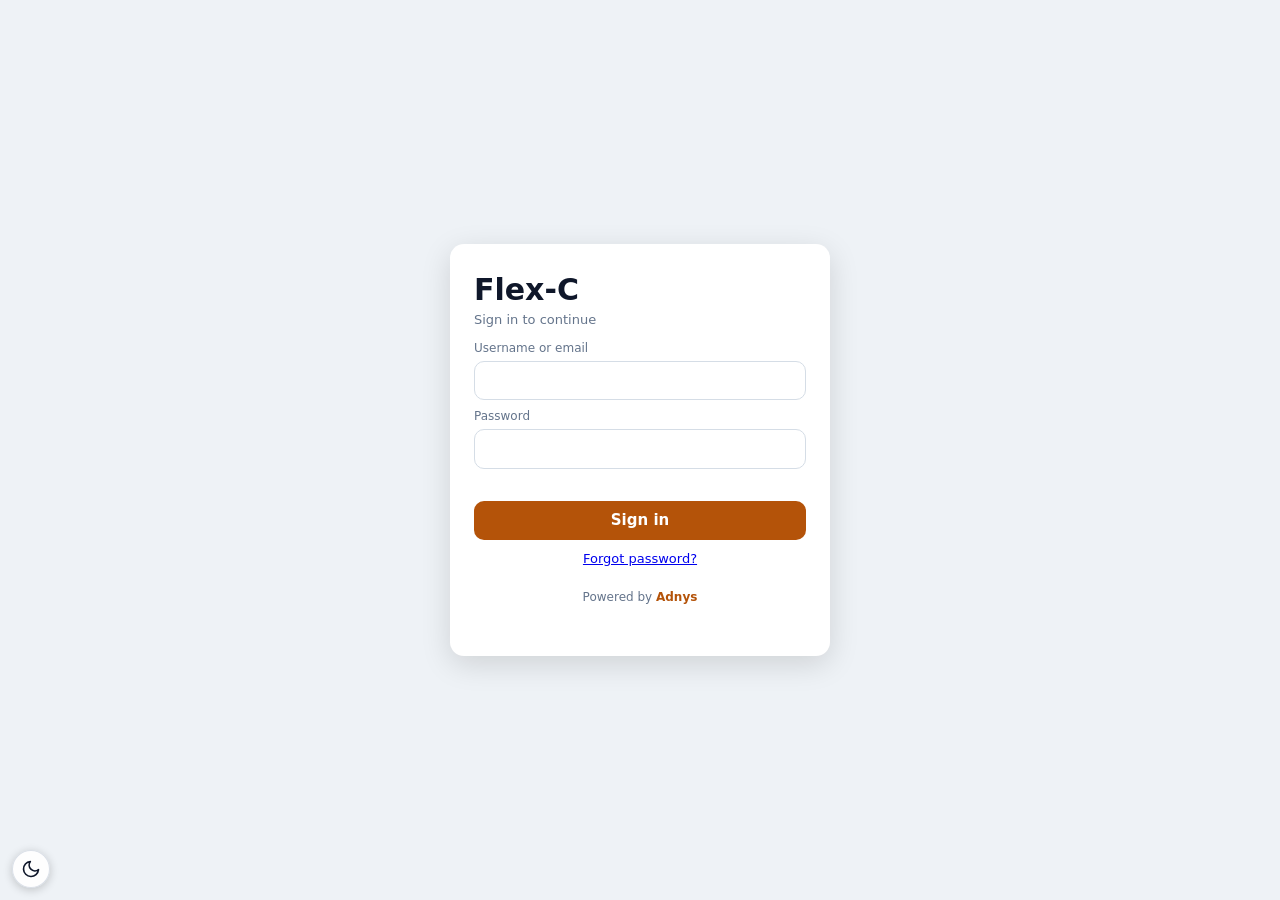
<file: dashboard/index.html>
<!doctype html>
<html lang="en" data-app="dashboard">
<head>
<meta charset="utf-8">
<script>try{var t=localStorage.getItem('fc_theme');if(t!=='dark'&&t!=='light')t=matchMedia('(prefers-color-scheme:dark)').matches?'dark':'light';document.documentElement.dataset.theme=t}catch(e){}</script>
<meta name="viewport" content="width=device-width,initial-scale=1">
<link rel="manifest" href="manifest.webmanifest">
<link rel="icon" href="../assets/icons/dashboard-32.png" type="image/png">
<link rel="apple-touch-icon" href="../assets/icons/dashboard-apple.png">
<meta name="theme-color" content="#b45309">
<meta name="mobile-web-app-capable" content="yes">
<meta name="apple-mobile-web-app-capable" content="yes">
<meta name="apple-mobile-web-app-title" content="Flex-C Dashboard">
<title>Flex-C Dashboard</title>
<link rel="stylesheet" href="../assets/app.css?v=498d606380">
</head>
<body>
<header class="top">
  <span class="brandmark">F</span><b>Flex-C</b>
  <a class="on" href="./">Dashboard</a><a href="../office/">Back office</a><a href="../pos/" target="_blank" rel="noopener">POS</a>
  <span class="sp"></span><small id="who"></small><small id="stamp"></small>
  <button id="re">Refresh</button><button id="out">Sign out</button>
</header>
<div class="wrap">
  <div class="grid g3" id="kpis"></div>
  <div id="alerts"></div>
  <h3 style="margin:22px 0 10px;font-size:17px">Companies</h3>
  <div id="cos"></div>
</div>
<script src="../assets/icons.js?v=b59449fc8d"></script>
<script src="../assets/app.js?v=52d847de3f"></script>
<script>
const kpi = (l, v, s, c, k) => `<div class="kpi ${k || ''}"><div class="l">${l}</div><div class="v ${c || ''}">${v}</div><div class="s">${s || ''}</div></div>`;
function ago(ts) {
  if (!ts) return '<span class="tag warn">no sales yet</span>';
  const m = Math.round((Date.now() - new Date(ts.replace(' ', 'T') + '+04:00').getTime()) / 60000);
  const txt = m < 1 ? 'just now' : m < 60 ? m + ' min ago' : m < 1440 ? Math.round(m / 60) + ' h ago' : Math.round(m / 1440) + ' d ago';
  return `<span class="tag ${m > 240 ? 'warn' : 'ok'}">${txt}</span>`;
}
function when(ts) {
  if (!ts) return '';
  const m = Math.round((Date.now() - new Date(ts.replace(' ', 'T') + '+04:00').getTime()) / 60000);
  return m < 1 ? 'just now' : m < 60 ? m + ' min ago' : m < 1440 ? Math.round(m / 60) + ' h ago' : Math.round(m / 1440) + ' d ago';
}
function alertCard(d) {
  const a = d.alerts || [];
  const newCount = d.totals.new_alerts || 0;
  const rows = a.map((n) => `<tr>
      <td><span class="tag ${tagLevel(n.level)}">${esc(n.level)}</span></td>
      <td>${esc(n.title)}<div style="font-size:12px;color:var(--mute)">${esc(n.detail || '')}</div></td>
      <td>${esc(n.shop || '')}</td>
      <td class="r">${n.qty == null ? '' : (+n.qty).toFixed(2)}</td>
      <td>${esc(when(n.created_at))}</td></tr>`).join('');
  return `<div class="card" style="margin-top:14px">
    <div class="row" style="margin-bottom:8px"><h2 style="margin:0">Alerts ${newCount ? `<span class="tag bad">${newCount} new</span>` : ''}</h2>
      <div class="fit"><a class="btn sec" href="../office/#notifications">Open alerts</a></div></div>
    <p style="color:var(--mute);margin:0 0 8px;font-size:13px">Low stock (below ${(+d.low_stock_threshold || 10)} units or the item reorder level), negative stock and stock adjustments. The purchase team sees the same list.</p>
    <div class="tbl"><table><tr><th>Level</th><th>Alert</th><th>Shop</th><th class="r">Qty</th><th>Raised</th></tr>
      ${rows || '<tr><td colspan="5">No open alerts. Stock is healthy.</td></tr>'}</table></div></div>`;
}
const tagLevel = (l) => l === 'bad' ? 'bad' : l === 'warn' ? 'warn' : 'ok';
async function load() {
  try {
    const d = await api('dashboard');
    const t = d.totals;
    $('#stamp').textContent = 'Updated ' + d.generated_at.slice(11, 16);
    const net = t.month_profit - t.expenses_mtd;
    $('#kpis').innerHTML =
      kpi('Sales today', 'AED ' + money(t.today), t.txn_today + ' bills · profit ' + money(t.today_profit), '', 'big') +
      kpi('Last 7 days', 'AED ' + money(t.week), '', '', 'k-week') +
      kpi('This month', 'AED ' + money(t.month), 'gross profit ' + money(t.month_profit), '', 'k-month') +
      kpi('Net after expenses (MTD)', 'AED ' + money(net), 'expenses ' + money(t.expenses_mtd), cls(net), 'k-profit') +
      kpi('Returns today', 'AED ' + money(t.returns_today), t.returns_today_count + ' return(s) · month ' + money(t.returns_month), t.returns_today ? 'warn' : '', t.returns_today ? 'k-warn' : '') +
      kpi('Cash-ups today', t.closings_today, t.closings_today ? 'day closed at one or more shops' : 'no shop closed the day yet', t.closings_today ? '' : 'warn', t.closings_today ? '' : 'k-warn') +
      kpi('Open stock alerts', t.new_alerts, t.new_alerts ? 'new alerts need attention' : 'all alerts read', t.new_alerts ? 'warn' : '', t.new_alerts ? 'k-bad' : '') +
      kpi('Stock value (at cost)', 'AED ' + money(t.stock_value), '', '', 'k-stock') +
      kpi('Owed to suppliers', 'AED ' + money(t.payables), '', '', 'k-stock');
    $('#alerts').innerHTML = alertCard(d);
    $('#cos').innerHTML = d.companies.map((c) => {
      const max = Math.max(1, ...c.top_items.map((i) => i.revenue));
      const tmax = Math.max(1, ...c.trend.map((x) => x.sales));
      const pay = c.today.cash + c.today.card, cashPct = pay > 0 ? Math.round(c.today.cash / pay * 100) : 0;
      const dn = (d) => ['Sun', 'Mon', 'Tue', 'Wed', 'Thu', 'Fri', 'Sat'][new Date(d + 'T12:00:00').getDay()];
      return `<div class="card"><div class="row" style="align-items:center;margin-bottom:10px"><h2 style="margin:0">${esc(c.name)}</h2>
          <div class="fit"><span class="tag ${c.low_stock ? 'warn' : 'ok'}">${c.low_stock ? c.low_stock + ' low stock' : 'stock healthy'}</span></div></div>
        <div class="grid g3" style="margin-bottom:14px">
          ${kpi('Today', money(c.today.sales), c.today.txn + ' bills · profit ' + money(c.today.profit), '', 'k-sales')}
          ${kpi('7 days', money(c.week.sales), 'profit ' + money(c.week.profit), '', 'k-week')}
          ${kpi('Month', money(c.month.sales), 'profit ' + money(c.month.profit) + ' · VAT ' + money(c.month.vat), '', 'k-month')}
          ${kpi('Stock value', money(c.stock_value), (c.low_stock ? `<span class="warn">${c.low_stock} low</span>` : 'no low stock') + (c.negative_stock ? ` · <span class="neg">${c.negative_stock} negative</span>` : ''), '', 'k-stock')}
          ${kpi('Owed to suppliers', money(c.payables), '', '', 'k-stock')}
          ${kpi('Expenses (month)', money(c.expenses_mtd), '', '', 'k-warn')}
        </div>
        <div class="grid g2" style="margin-bottom:14px">
          <div class="shopcard"><div class="nm">Last 7 days</div>
            <div class="spark" style="margin-bottom:20px">${c.trend.map((x) => `<div style="height:${Math.max(3, x.sales / tmax * 100)}%" title="${esc(x.day)}: ${money(x.sales)}"><small>${dn(x.day)}</small></div>`).join('')}</div></div>
          <div class="shopcard"><div class="nm">Today by payment</div>
            <div class="splitbar"><i style="width:${cashPct}%;background:#0a8fe0"></i><i style="width:${pay > 0 ? 100 - cashPct : 0}%;background:#6366f1"></i></div>
            <div class="legend"><span><span class="dot" style="background:#0a8fe0"></span>Cash <b>${money(c.today.cash)}</b></span><span><span class="dot" style="background:#6366f1"></span>Card <b>${money(c.today.card)}</b></span></div></div>
        </div>
        <h3 style="margin:0 0 8px;font-size:15px">Shops</h3>
        <div class="shopgrid" style="margin-bottom:14px">${c.shops.map((s) => `<div class="shopcard"><div class="nm">${esc(s.name)}</div>
            <div class="sub">${esc(s.code || '')} · ${esc(s.trade)}${s.group_code ? ' · group ' + esc(s.group_code) : ''}</div>
            <div class="amt">${money(s.sales)}</div><div class="sub">${s.txn} bills today</div><div style="margin-top:6px">${ago(s.last_sync)}</div></div>`).join('') || '<div class="hint">No shops</div>'}</div>
        <div><table><tr><th>Top items (7 days)</th><th class="r">Sales</th></tr>
          ${c.top_items.map((i) => `<tr><td>${esc(i.name)}<div class="bar"><i style="width:${Math.max(3, i.revenue / max * 100)}%"></i></div></td><td class="r">${money(i.revenue)}</td></tr>`).join('') || '<tr><td colspan="2">No sales yet</td></tr>'}
        </table></div></div>`;
    }).join('') || '<div class="card">No companies yet.</div>';
  } catch (e) { $('#cos').innerHTML = `<div class="card err">${esc(niceErr(e))}</div>`; }
}
$('#re').onclick = load; $('#out').onclick = signOut;
startPage(() => { load(); setInterval(load, 60000); });
</script>
<script src="../assets/pwa.js?v=6ee69c42eb" data-sw="sw.js"></script>
</body>
</html>
</file>
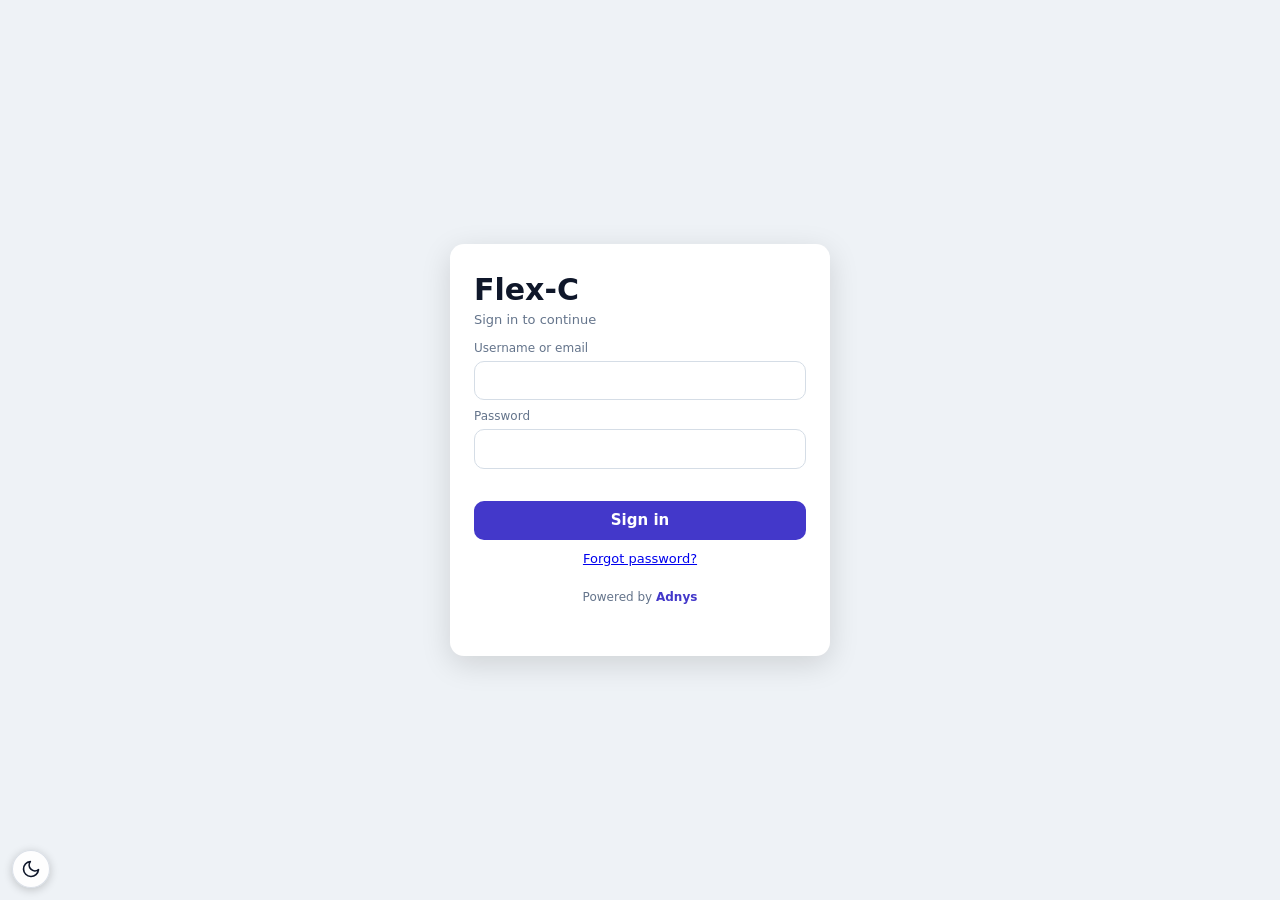
<file: office/index.html>
<!doctype html>
<html lang="en" data-app="office">
<head>
<meta charset="utf-8">
<script>try{if(localStorage.getItem('fc_bw')==='1')document.documentElement.classList.add('bw')}catch(e){}</script>
<script>try{var t=localStorage.getItem('fc_theme');if(t!=='dark'&&t!=='light')t=matchMedia('(prefers-color-scheme:dark)').matches?'dark':'light';document.documentElement.dataset.theme=t}catch(e){}</script>
<meta name="viewport" content="width=device-width,initial-scale=1">
<link rel="manifest" href="manifest.webmanifest">
<link rel="icon" href="../assets/icons/office-32.png" type="image/png">
<link rel="apple-touch-icon" href="../assets/icons/office-apple.png">
<meta name="theme-color" content="#4338ca">
<meta name="mobile-web-app-capable" content="yes">
<meta name="apple-mobile-web-app-capable" content="yes">
<meta name="apple-mobile-web-app-title" content="Flex-C Office">
<title>Flex-C Back Office</title>
<link rel="stylesheet" href="../assets/app.css?v=498d606380">

</head>
<body>
<header class="top">
  <span class="brandmark">F</span><b>Flex-C</b>
  <a href="../dashboard/">Dashboard</a><a class="on" href="./">Back office</a><a href="../pos/">POS</a>
  <span class="sp"></span><small id="who"></small><button id="out">Sign out</button>
</header>
<div class="wrap shell">
  <aside id="side">
    <button type="button" id="sideTog" class="sidetog" aria-label="Open menu"><span class="bars">&#9776;</span> <b id="sideCur">Menu</b> <span class="chev">&#9662;</span></button>
    <div class="sidebody">
      <div class="co"><label>Company</label><select id="co"></select></div>
      <div class="msearch"><input id="menuQ" type="search" placeholder="Search menu (press /)" autocomplete="off" aria-label="Search menu"><div class="mall"><button type="button" id="mOpen">Expand all</button><button type="button" id="mShut">Collapse all</button></div></div>
      <nav class="tabs" id="tabs"></nav>
    </div>
  </aside>
  <main id="main"><div id="view"></div></main>
  <datalist id="dl"></datalist>
</div>
<div id="printArea"></div>
<script src="../assets/icons.js?v=b59449fc8d"></script>
<script src="../assets/scan.js?v=f88b94a03b"></script>
<script src="../assets/barcode.js?v=1aee91e66f"></script>
<script src="../assets/qr.js?v=d3461c1385"></script>
<script src="../assets/stocktake.js?v=ec86ebfce7"></script>
<script src="../assets/app.js?v=52d847de3f"></script>
<script>
let CO = 0, TAB = 'suppliers', ITEMS = [], LEDGER_ITEM = 0, SETTINGS = null;
const view = () => $('#view');
const isEditor = () => ['owner', 'manager'].includes(S.user.role);
const isOffice = () => ['owner', 'manager', 'accountant'].includes(S.user.role);
const shopsOf = () => (S.org.shops || []).filter((s) => s.company_id === CO);
const shopOpts = (all) => (all ? '<option value="">All shops</option>' : '') + shopsOf().map((s) => `<option value="${s.id}">${esc(s.name)} (${esc(s.code)})</option>`).join('');
const itemKey = (i) => i.sku + ' — ' + i.name;
const findItem = (t) => { const k = String(t).trim().toLowerCase(), z = /^\d+$/.test(k) ? k.replace(/^0+/, '') : null;
  return ITEMS.find((i) => itemKey(i) === t) || ITEMS.find((i) => i.sku.toLowerCase() === k) || ITEMS.find((i) => (i.barcodes || []).some((b) => String(b).toLowerCase() === k))
    || (z ? ITEMS.find((i) => (i.barcodes || []).some((b) => /^\d+$/.test(b) && String(b).replace(/^0+/, '') === z)) : undefined); };   // 000000016587 = 16587
// A search box above a <select> (supplier lists): typing hides options that do not match and picks the first match.
function findSelect(id, what) {
  const sel = document.getElementById(id); if (!sel || sel.dataset.fs) return; sel.dataset.fs = '1';
  const inp = document.createElement('input'); inp.type = 'search'; inp.placeholder = 'Type to find ' + (what || 'supplier'); inp.autocomplete = 'off'; inp.style.marginBottom = '4px';
  sel.parentNode.insertBefore(inp, sel);
  inp.oninput = () => {
    const q = inp.value.trim().toLowerCase(); let first = null;
    [...sel.options].forEach((o) => { const hit = !q || o.text.toLowerCase().includes(q); o.hidden = !hit; o.disabled = !hit && !!o.value; if (hit && !first) first = o; });
    if (first && (sel.selectedOptions[0] || {}).hidden !== false) sel.value = first.value;
    if (first && sel.selectedOptions[0] && sel.selectedOptions[0].hidden) sel.value = first.value;
  };
}
const msg = (el, text, ok) => { el.className = ok ? 'okmsg' : 'err'; el.textContent = text; };
const tagLevel = (l) => l === 'bad' ? 'bad' : l === 'warn' ? 'warn' : 'ok';
const ROLE_LABEL = { owner: 'Owner / sub-owner', manager: 'Manager', accountant: 'Accountant', cashier: 'Cashier', purchase: 'Purchase team', stocker: 'Stocker (stock take only)' };
const ROLES = [['owner', 'Sub-owner (all controls)'], ['manager', 'Manager'], ['accountant', 'Accountant'], ['cashier', 'Cashier'], ['purchase', 'Purchase team'], ['stocker', 'Stocker (stock take only)']];
async function loadItems() {
  ITEMS = (await api('items_list', { params: { company_id: CO } })).items;
  $('#dl').innerHTML = ITEMS.map((i) => `<option value="${esc(itemKey(i))}">`).join('');
}
async function settings() {
  if (SETTINGS) return SETTINGS;
  try { SETTINGS = (await api('settings_get')).settings; } catch (e) { SETTINGS = S.settings || { currency: 'AED' }; }
  return SETTINGS;
}

const TAB_DEFS = {
  // Menu in working order: suppliers -> purchase -> items -> stock -> sales -> accounts -> expenses -> reports -> settings
  suppliers: { group: 'Suppliers', label: 'Suppliers & payments', roles: ['owner', 'manager', 'accountant', 'purchase'], fn: tSuppliers },
  purchases: { group: 'Purchase', label: 'Purchases', roles: ['owner', 'manager', 'accountant', 'purchase'], fn: tPurchases },
  sreturns: { group: 'Purchase', label: 'Purchase returns', roles: ['owner', 'manager', 'accountant', 'purchase'], fn: tSReturns },
  items: { group: 'Items', label: 'Item master (scan)', roles: ['owner', 'manager', 'accountant', 'purchase'], fn: tItems },
  labels: { group: 'Items', label: 'Barcode labels', roles: ['owner', 'manager', 'accountant', 'purchase'], fn: tLabels },
  barhist: { group: 'Items', label: 'Barcode history', roles: ['owner', 'manager', 'accountant', 'purchase'], fn: tBarHist },
  stock: { group: 'Stock', label: 'Stock levels & transfers', roles: ['owner', 'manager', 'accountant', 'purchase'], fn: tStock },
  take: { group: 'Stock', label: 'Stock take (team)', roles: ['owner', 'manager', 'stocker'], fn: tTake },
  scan: { group: 'Stock', label: 'Scan stock (phone)', roles: ['owner', 'manager'], fn: tScanCount },
  import: { group: 'Stock', label: 'Import stock (Excel)', roles: ['owner', 'manager'], fn: tImport },
  reports: { group: 'Sales', label: 'Sales report', roles: ['owner', 'manager', 'accountant'], fn: tReports },
  returns: { group: 'Sales', label: 'Sales returns', roles: ['owner', 'manager', 'accountant'], fn: tReturns },
  customers: { group: 'Sales', label: 'Customers', roles: ['owner', 'manager', 'accountant'], fn: tCustomers },
  closings: { group: 'Accounts', label: 'Cash-ups', roles: ['owner', 'manager', 'accountant'], fn: tClosings },
  vat: { group: 'Accounts', label: 'VAT return', roles: ['owner', 'manager', 'accountant'], fn: tVat },
  checks: { group: 'Accounts', label: 'Checks', roles: ['owner', 'manager', 'accountant'], fn: tChecks },
  expenses: { group: 'Expenses', label: 'Expenses', roles: ['owner', 'manager', 'accountant'], fn: tExpenses },
  profit: { group: 'Reports', label: 'Profit summary (monthly)', roles: ['owner', 'manager', 'accountant'], fn: tProfit },
  stockrep: { group: 'Reports', label: 'Stock report', roles: ['owner', 'manager', 'accountant', 'purchase'], fn: tStockReport },
  ledger: { group: 'Reports', label: 'Stock record', roles: ['owner', 'manager', 'accountant', 'purchase'], fn: tLedger },
  notifications: { group: 'Reports', label: 'Alerts', roles: ['owner', 'manager', 'accountant', 'purchase'], fn: tNotifications },
  users: { group: 'Settings', label: 'Users', roles: ['owner', 'manager'], fn: tUsers },
  company: { group: 'Settings', label: 'Company', roles: ['owner', 'manager', 'accountant'], fn: tCompany },
  settings: { group: 'Settings', label: 'Preferences & logos', roles: ['owner', 'manager'], fn: tSettings },
  backup: { group: 'Settings', label: 'Backup and export', roles: ['owner', 'accountant'], fn: tBackup },
};
function allowedTabs() { return Object.entries(TAB_DEFS).filter(([, v]) => v.roles.includes(S.user.role)); }
const ORDER = Object.keys(TAB_DEFS);
const GROUPS = ['Suppliers', 'Purchase', 'Items', 'Stock', 'Sales', 'Accounts', 'Expenses', 'Reports', 'Settings'];
const GCOL = { 'Suppliers': '#b45309', 'Purchase': '#c2410c', 'Items': '#047857', 'Stock': '#0f766e', 'Sales': '#0369a1', 'Accounts': '#6d28d9', 'Expenses': '#be123c', 'Reports': '#1d4ed8', 'Settings': '#475569' };
let MENU_Q = '';
const collapsed = (() => { try { return new Set(JSON.parse(localStorage.getItem('fc_menu_closed') || '[]')); } catch (e) { return new Set(); } })();
const saveCollapsed = () => { try { localStorage.setItem('fc_menu_closed', JSON.stringify([...collapsed])); } catch (e) { /* ignore */ } };
function drawTabs() {
  const list = allowedTabs();
  if (!list.some(([k]) => k === TAB)) TAB = list.length ? list[0][0] : 'items';
  const q = MENU_Q.trim().toLowerCase();
  const curGroup = TAB_DEFS[TAB] && TAB_DEFS[TAB].group;
  $('#tabs').innerHTML = GROUPS.map((g) => {
    const items = list.filter(([, v]) => v.group === g && (!q || v.label.toLowerCase().includes(q) || g.toLowerCase().includes(q))).sort((a, b) => ORDER.indexOf(a[0]) - ORDER.indexOf(b[0]));
    if (!items.length) return '';
    const shut = !q && collapsed.has(g), st = ` style="--gc:${GCOL[g] || '#475569'}"`;
    return `<button type="button" class="grp${shut ? ' shut' : ''}" data-g="${g}" aria-expanded="${!shut}"${st}><span>${g} <em>${items.length}</em></span><i>&#9662;</i></button>` +
      (shut ? '' : items.map(([k, v]) => `<button data-t="${k}" class="sub${k === TAB ? ' on' : ''}"${st}>${v.label}</button>`).join(''));
  }).join('') || '<div class="hint" style="padding:8px 10px">No menu matches.</div>';
  const cur = TAB_DEFS[TAB]; $('#sideCur').textContent = cur ? cur.label : '';
}
async function show() {
  if (TAB_DEFS[TAB] && collapsed.delete(TAB_DEFS[TAB].group)) saveCollapsed();   // opening a page opens its group
  drawTabs();
  if (location.hash.slice(1) !== TAB) history.replaceState(null, '', '#' + TAB);
  view().innerHTML = '<div class="card">Loading...</div>';
  try { await TAB_DEFS[TAB].fn(); hydrateIcons(view()); } catch (e) { view().innerHTML = `<div class="card err">${esc(niceErr(e))}</div>`; }
}
$('#tabs').addEventListener('click', (e) => { const b = e.target.closest('[data-t]'); if (b) { TAB = b.dataset.t; $('#side').classList.remove('open'); show(); window.scrollTo(0, 0); } });
$('#tabs').addEventListener('click', (e) => { const g = e.target.closest('[data-g]'); if (!g) return; const n = g.dataset.g; if (collapsed.has(n)) collapsed.delete(n); else collapsed.add(n); saveCollapsed(); drawTabs(); });
$('#mOpen').onclick = () => { collapsed.clear(); saveCollapsed(); drawTabs(); };
$('#mShut').onclick = () => { GROUPS.forEach((g) => collapsed.add(g)); saveCollapsed(); drawTabs(); };
$('#menuQ').addEventListener('input', (e) => { MENU_Q = e.target.value; drawTabs(); });
$('#menuQ').addEventListener('keydown', (e) => {
  if (e.key === 'Escape') { e.target.value = ''; MENU_Q = ''; drawTabs(); }
  if (e.key === 'Enter') { const b = $('#tabs [data-t]'); if (b) { TAB = b.dataset.t; e.target.value = ''; MENU_Q = ''; $('#side').classList.remove('open'); show(); } }
});
addEventListener('keydown', (e) => { if (e.key === '/' && !/^(INPUT|TEXTAREA|SELECT)$/.test((document.activeElement || {}).tagName || '')) { e.preventDefault(); $('#side').classList.add('open'); $('#menuQ').focus(); } });
$('#sideTog').onclick = () => $('#side').classList.toggle('open');
$('#co').addEventListener('change', (e) => { CO = +e.target.value; SETTINGS = null; show(); });
$('#out').onclick = signOut;
addEventListener('hashchange', () => {
  const h = location.hash.slice(1);
  if (TAB_DEFS[h] && TAB_DEFS[h].roles.includes(S.user.role) && h !== TAB) { TAB = h; show(); }
});

/* ---------------- Items ---------------- */
async function tItems() {
  await loadItems();
  const edit = isEditor();
  const samples = ITEMS.filter((i) => /^SAMPLE-[123]$/.test(i.sku) && /^Sample item /.test(i.name) && +i.active);
  view().innerHTML = `${edit && samples.length ? `<div class="card" style="border-left:5px solid #b45309"><b>${samples.length} sample item(s)</b> from the installation (Sample item 1, 2, 3) are still in your items and on the POS.
    <button class="btn sec" id="i_rmsamp" style="margin-left:8px">Remove sample items</button><div class="hint">Removed completely if never sold or bought; otherwise hidden from the POS. Then press Refresh on each POS.</div><div id="i_rmmsg"></div></div>` : ''}${edit ? `<div class="card" id="ms_card"></div>` : ''}${edit ? `<div class="card" id="i_card"><h3 id="i_h">Add item</h3><form id="f"><input type="hidden" id="i_id">
    <div class="grid g2">
      <div><label>SKU *</label><input id="i_sku" required maxlength="40"></div>
      <div><label>Name *</label><input id="i_name" required maxlength="200"></div>
      <div><label>Arabic name</label><input id="i_ar" dir="rtl" maxlength="200"></div>
      <div><label>Category</label><input id="i_cat" maxlength="80"></div>
      <div><label>Unit</label><input id="i_uom" value="pc" maxlength="10"></div>
      <div><label>Selling price (VAT incl.) *</label><input id="i_price" type="number" step="0.01" min="0" required></div>
      <div><label>Cost (ex VAT)</label><input id="i_cost" type="number" step="0.0001" min="0" value="0"></div>
      <div><label>VAT %</label><input id="i_vat" type="number" step="0.01" min="0" value="5"></div>
      <div><label>Reorder level (0 = default 10)</label><input id="i_re" type="number" step="0.001" min="0" value="0"></div>
      <div><label>Barcodes (comma separated)</label><div style="display:flex;gap:6px"><input id="i_bc" style="flex:1"><button type="button" class="btn sec" id="i_scan" data-ic="camera">Scan</button></div></div>
    </div>
    <label><input type="checkbox" id="i_act" checked style="width:auto"> Active (shown on the POS)</label>
    <div class="row" style="margin-top:10px"><div class="fit"><button class="btn">Save item</button></div><div class="fit"><button class="btn sec" type="button" id="i_new">Clear</button></div>${S.user.role === 'owner' ? '<div class="fit"><button class="btn sec" type="button" id="i_del" style="display:none;color:#b91c1c">Delete item</button></div>' : ''}</div>
    <div class="hint">Edit: owner and manager. Delete: owner only; an item that is on old bills cannot be deleted (VAT records need it), it is hidden from the POS instead.</div>
    <div id="i_msg"></div></form></div>` : `<div class="card"><span class="tag warn">View only</span> <span class="hint">Items are edited by owners and managers.</span></div>`}
    <div class="card"><div class="row"><div><label>Search</label><input id="i_q" placeholder="name, SKU or barcode"></div></div>
    <div class="tbl"><table id="i_tb"></table></div></div>`;
  const draw = (q) => {
    q = q.trim().toLowerCase();
    const list = ITEMS.filter((i) => !q || i.name.toLowerCase().includes(q) || i.sku.toLowerCase().includes(q) || (i.barcodes || []).some((b) => b.toLowerCase().includes(q)));
    $('#i_tb').innerHTML = `<tr><th>SKU</th><th>Name</th><th class="r">Price</th><th class="r">Cost</th><th class="r">VAT%</th><th class="r">Reorder</th><th>Barcodes</th>${edit ? '<th></th>' : ''}</tr>` +
      list.slice(0, 2000).map((i) => `<tr><td>${esc(i.sku)}</td><td>${esc(i.name)}${+i.active ? '' : ' <span class="tag bad">hidden</span>'}</td><td class="r">${money(i.price)}</td><td class="r">${money(i.cost)}</td><td class="r">${+i.vat_rate}</td><td class="r">${+i.reorder_level || ''}</td><td>${esc((i.barcodes || []).join(', '))}</td>${edit ? `<td style="white-space:nowrap"><button class="btn sec" data-e="${i.id}">Edit</button>${S.user.role === 'owner' ? ` <button class="btn sec" data-d="${i.id}" style="color:#b91c1c" title="Delete (owner)">Delete</button>` : ''}</td>` : ''}</tr>`).join('') + (list.length > 2000 ? '<tr><td colspan="8" class="hint">First 2000 shown; search to find others.</td></tr>' : '');
  };
  draw('');
  $('#i_q').oninput = (e) => draw(e.target.value);
  if (!edit) return;
  itemScanner(() => draw($('#i_q').value));
  if ($('#i_rmsamp')) $('#i_rmsamp').onclick = async () => {
    if (!confirm('Remove the 3 sample items (and their sample stock)?')) return;
    try { const r = await api('items_remove_samples', { body: { company_id: CO } }); await tItems(); msg($('#ms_msg') || $('#i_msg'), `Sample items: ${r.removed} removed, ${r.hidden} hidden. Press Refresh on each POS.`, true); } catch (e) { msg($('#i_rmmsg'), niceErr(e)); }
  };
  const clear = () => { $('#f').reset(); $('#i_id').value = ''; $('#i_act').checked = true; $('#i_h').textContent = 'Add item'; if ($('#i_del')) $('#i_del').style.display = 'none'; };
  $('#i_new').onclick = clear;
  // Owner: delete an item; one that is on old bills is hidden instead (after asking).
  const delItem = async (i) => {
    if (!confirm(`Delete "${i.name}" (${i.sku})? Its barcodes and its stock records are removed. This cannot be undone.`)) return;
    try {
      const r = await api('item_delete', { body: { company_id: CO, item_id: i.id } });
      await tItems(); msg($('#i_msg'), `Deleted ${i.name}${r.stock_was ? ' (stock was ' + r.stock_was + ')' : ''}. Press Refresh on each POS.`, true);
    } catch (err) {
      const [c, n] = String(err.message).split(':');
      if (c === 'item_used') {
        if (!confirm(`"${i.name}" is on ${n} bill line(s), so it cannot be deleted (old bills and VAT need it). Hide it from the POS and lists instead?`)) return;
        try { await api('item_delete', { body: { company_id: CO, item_id: i.id, hide_if_used: true } }); await tItems(); msg($('#i_msg'), `${i.name} is hidden (inactive). Edit it and tick Active to show it again.`, true); } catch (e2) { alert(niceErr(e2)); }
      } else alert(niceErr(err));
    }
  };
  if ($('#i_del')) $('#i_del').onclick = () => { const i = ITEMS.find((x) => x.id === +$('#i_id').value); if (i) delItem(i); };
  $('#i_tb').onclick = (e) => {
    const d = e.target.closest('[data-d]'); if (d) { delItem(ITEMS.find((x) => x.id === +d.dataset.d)); return; }
    const b = e.target.closest('[data-e]'); if (!b) return;
    const i = ITEMS.find((x) => x.id === +b.dataset.e);
    $('#i_h').textContent = 'Edit item: ' + i.name; if ($('#i_del')) $('#i_del').style.display = '';
    $('#i_id').value = i.id; $('#i_sku').value = i.sku; $('#i_name').value = i.name; $('#i_ar').value = i.name_ar || ''; $('#i_cat').value = i.category || '';
    $('#i_uom').value = i.uom; $('#i_price').value = i.price; $('#i_cost').value = i.cost; $('#i_vat').value = i.vat_rate; $('#i_re').value = i.reorder_level;
    $('#i_bc').value = (i.barcodes || []).join(', '); $('#i_act').checked = !!+i.active; $('#i_card').scrollIntoView({ behavior: 'smooth' }); $('#i_name').focus();
  };
  if ($('#i_scan')) $('#i_scan').onclick = () => FlexScan.open((code, say) => {
    const cur = $('#i_bc').value.split(/[\s,]+/).filter(Boolean);
    const other = ITEMS.find((x) => (x.barcodes || []).includes(code) && x.id !== +($('#i_id').value || 0));
    if (other) return say('<b style="color:#b91c1c">' + FlexScan.esc(code) + ' already belongs to ' + FlexScan.esc(other.name) + '.</b>');
    if (!cur.includes(code)) cur.push(code);
    $('#i_bc').value = cur.join(', '); say('Captured <b>' + FlexScan.esc(code) + '</b>. Press Done, then Save item.');
  });
  $('#f').onsubmit = async (e) => {
    e.preventDefault();
    try {
      await api('items_save', { body: { id: +$('#i_id').value || 0, company_id: CO, sku: $('#i_sku').value, name: $('#i_name').value, name_ar: $('#i_ar').value, category: $('#i_cat').value, uom: $('#i_uom').value,
        price: $('#i_price').value, cost: $('#i_cost').value, vat_rate: $('#i_vat').value, reorder_level: $('#i_re').value, barcodes: $('#i_bc').value.split(/[\s,]+/).filter(Boolean), active: $('#i_act').checked } });
      await tItems(); msg($('#i_msg'), 'Saved.', true);
    } catch (err) { msg($('#i_msg'), niceErr(err)); }
  };
}

/* ---------------- Stock ---------------- */
async function tStock() {
  await loadItems();
  const edit = isEditor();
  view().innerHTML = `<div class="card"><div class="row"><div><label>Shop</label><select id="s_shop">${shopOpts(true)}</select></div>
    <div><label>Show</label><select id="s_f"><option value="">All items</option><option value="low">Low stock only</option></select></div>
    <div class="fit"><label>&nbsp;</label><button class="btn sec" id="s_csv" data-ic="download">CSV</button></div></div>
    <div class="hint">Low stock means quantity at or below the item's reorder level, or the default (10) when no level is set.</div>
    <div class="tbl"><table id="s_tb"></table></div></div>
    ${edit ? `<div class="grid g2">
    <div class="card"><h3>Adjust stock / opening stock</h3><form id="a_f">
      <label>Shop</label><select id="a_shop">${shopOpts()}</select>
      <label>Item</label><input id="a_item" list="dl" required placeholder="SKU or name">
      <label>Quantity (use minus to remove)</label><input id="a_qty" type="number" step="0.001" required>
      <label>Type</label><select id="a_type"><option value="adjust">Adjustment (damage, count correction)</option><option value="opening">Opening stock</option></select>
      <label>Note</label><input id="a_note" maxlength="255">
      <div style="margin-top:10px"><button class="btn">Post</button></div><div id="a_msg"></div></form></div>
    <div class="card"><h3>Transfer between shops</h3><form id="t_f">
      <label>From</label><select id="t_from">${shopOpts()}</select>
      <label>To</label><select id="t_to">${shopOpts()}</select>
      <label>Item</label><input id="t_item" list="dl" required placeholder="SKU or name">
      <label>Quantity</label><input id="t_qty" type="number" step="0.001" min="0.001" required>
      <div style="margin-top:10px"><button class="btn">Transfer</button></div><div id="t_msg"></div></form></div></div>`
      : `<div class="card"><span class="tag warn">View only</span> <span class="hint">Stock adjustments and transfers are for owners and managers.</span></div>`}`;
  let rows = [];
  const load = async () => {
    const r = await api('stock_levels', { params: { company_id: CO, shop_id: $('#s_shop').value } });
    rows = r.rows.filter((x) => $('#s_f').value !== 'low' || x.low);
    $('#s_tb').innerHTML = `<tr><th>Item</th><th>Shop</th><th class="r">Qty</th><th class="r">Alert at</th><th class="r">Value</th><th>Status</th><th></th></tr>` +
      rows.map((x) => `<tr class="${x.low ? 'lowrow' : ''}"><td>${esc(x.sku)} · ${esc(x.name)}</td><td>${esc(x.shop_name)}</td><td class="r ${cls(x.qty)}">${+x.qty}</td><td class="r">${+x.threshold}</td><td class="r">${money(x.qty * x.cost)}</td>
        <td>${x.qty < 0 ? '<span class="tag bad">negative</span>' : x.low ? '<span class="tag warn">low</span>' : '<span class="tag ok">ok</span>'}</td>
        <td><button class="btn sec" data-ledger="${x.item_id}" data-shop="${x.shop_id}">History</button></td></tr>`).join('') || '<tr><td colspan="7">No items.</td></tr>';
  };
  $('#s_shop').onchange = load; $('#s_f').onchange = load; await load();
  $('#s_tb').onclick = (e) => { const b = e.target.closest('[data-ledger]'); if (b) { LEDGER_ITEM = +b.dataset.ledger; TAB = 'ledger'; show(); } };
  $('#s_csv').onclick = () => downloadCsv(`stock-${today()}.csv`, [['SKU', 'Item', 'Shop', 'Qty', 'Alert at', 'Unit cost', 'Value', 'Status']].concat(rows.map((x) => [x.sku, x.name, x.shop_name, x.qty, x.threshold, x.cost, (x.qty * x.cost).toFixed(2), x.qty < 0 ? 'negative' : x.low ? 'low' : 'ok'])));
  if (!edit) return;
  const toShops = shopsOf(); if (toShops.length > 1) $('#t_to').selectedIndex = 1;
  $('#a_f').onsubmit = async (e) => {
    e.preventDefault(); const it = findItem($('#a_item').value);
    if (!it) return msg($('#a_msg'), 'Pick an item from the list.');
    try { await api('stock_adjust', { body: { shop_id: +$('#a_shop').value, item_id: it.id, qty: $('#a_qty').value, type: $('#a_type').value, note: $('#a_note').value } }); msg($('#a_msg'), 'Posted.', true); $('#a_f').reset(); load(); }
    catch (err) { msg($('#a_msg'), niceErr(err)); }
  };
  $('#t_f').onsubmit = async (e) => {
    e.preventDefault(); const it = findItem($('#t_item').value);
    if (!it) return msg($('#t_msg'), 'Pick an item from the list.');
    try { await api('stock_transfer', { body: { from_shop_id: +$('#t_from').value, to_shop_id: +$('#t_to').value, item_id: it.id, qty: $('#t_qty').value } }); msg($('#t_msg'), 'Transferred.', true); $('#t_qty').value = ''; load(); }
    catch (err) { msg($('#t_msg'), niceErr(err)); }
  };
}

/* ---------------- Stock ledger ---------------- */
async function tLedger() {
  await loadItems();
  const li = ITEMS.find((i) => i.id === LEDGER_ITEM);
  view().innerHTML = `<div class="card"><div class="row">
    <div><label>From</label><input id="l_from" type="date" value="${monthStart()}"></div>
    <div><label>To</label><input id="l_to" type="date" value="${today()}"></div>
    <div><label>Shop</label><select id="l_shop">${shopOpts(true)}</select></div>
    <div><label>Item</label><input id="l_item" list="dl" placeholder="All items" value="${li ? esc(itemKey(li)) : ''}"></div>
    <div><label>Type</label><select id="l_type"><option value="">All movements</option><option value="sale">Sales</option><option value="purchase">Purchases</option><option value="adjust">Adjustments</option><option value="opening">Opening</option><option value="transfer_in">Transfer in</option><option value="transfer_out">Transfer out</option></select></div>
    <div class="fit"><label>&nbsp;</label><button class="btn" id="l_go">Show</button></div>
    <div class="fit"><label>&nbsp;</label><button class="btn sec" id="l_csv" data-ic="download">CSV</button></div></div>
    <div class="hint" id="l_sum"></div>
    <div class="tbl"><table id="l_tb"></table></div></div>`;
  let rows = [], totals = { in: 0, out: 0 };
  const load = async () => {
    const it = findItem($('#l_item').value);
    const r = await api('stock_ledger', { params: { company_id: CO, shop_id: $('#l_shop').value, item_id: it ? it.id : '', type: $('#l_type').value, from: $('#l_from').value, to: $('#l_to').value } });
    rows = r.rows; totals = r;
    $('#l_sum').textContent = `${rows.length} movement(s) · in ${r.in} · out ${r.out}`;
    $('#l_tb').innerHTML = `<tr><th>When</th><th>Item</th><th>Shop</th><th class="r">In</th><th class="r">Out</th><th>Type</th><th>User</th><th>Note</th></tr>` +
      rows.map((x) => `<tr><td>${esc(x.created_at.slice(0, 16))}</td><td>${esc(x.sku)} · ${esc(x.item_name)}</td><td>${esc(x.shop)}</td>
        <td class="r pos">${+x.qty > 0 ? +x.qty : ''}</td><td class="r neg">${+x.qty < 0 ? -x.qty : ''}</td>
        <td><span class="tag">${esc(x.ref_type)}</span></td><td>${esc(x.user_name || '')}</td><td>${esc(x.note || '')}</td></tr>`).join('') || '<tr><td colspan="8">No movements in this range.</td></tr>';
  };
  $('#l_go').onclick = load; $('#l_from').onchange = load; $('#l_to').onchange = load; $('#l_shop').onchange = load; $('#l_type').onchange = load;
  $('#l_item').addEventListener('change', load);
  $('#l_csv').onclick = () => downloadCsv(`stock-record-${$('#l_from').value}-${$('#l_to').value}.csv`, [['When', 'SKU', 'Item', 'Shop', 'Qty', 'Unit cost', 'Type', 'User', 'Note']].concat(rows.map((x) => [x.created_at, x.sku, x.item_name, x.shop, x.qty, x.unit_cost, x.ref_type, x.user_name || '', x.note || ''])));
  await load();
}

/* ---------------- Purchases ---------------- */
async function tPurchases() {
  await loadItems();
  const sups = (await api('suppliers_list', { params: { company_id: CO } })).suppliers;
  view().innerHTML = `<div class="card"><h3>New purchase (goods receipt + supplier bill)</h3><form id="p_f">
    <div class="grid g3">
      <div><label>Supplier *</label><select id="p_sup" required>${sups.map((s) => `<option value="${s.id}">${esc(s.name)}</option>`).join('') || '<option value="">Add a supplier first</option>'}</select></div>
      <div><label>Receiving shop *</label><select id="p_shop">${shopOpts()}</select></div>
      <div><label>Supplier bill no *</label><input id="p_no" required maxlength="40"></div>
      <div><label>Bill date</label><input id="p_date" type="date" value="${today()}"></div>
      <div><label>Paid now (AED)</label><input id="p_paid" type="number" step="0.01" min="0" value="0"></div>
      <div><label>Paid by</label><select id="p_m"><option>cash</option><option>card</option><option>bank</option><option>cheque</option></select></div>
      <div><label>Supplier bill total incl. VAT (as printed) *</label><input id="p_dt" type="number" step="0.01" min="0" required placeholder="copy from the paper bill"></div>
      <div><label>Total units on the bill</label><input id="p_dq" type="number" step="0.001" min="0" placeholder="optional, catches missed lines"></div>
    </div>
    <div class="row" style="margin-top:10px;align-items:flex-end"><div style="flex:1"><label>Scan or type a barcode / SKU, then Enter (12*code adds 12)</label><input id="p_scan" autocomplete="off" placeholder="Barcode scanner works here"></div><div class="fit"><button type="button" class="btn sec" id="p_cam" data-ic="camera">Scan with camera</button></div><div class="fit"><button type="button" class="btn sec" id="p_new">+ New item</button></div></div>
    <div class="hint">A code or item that is not in your list opens the <b>New item</b> window: save it and it goes straight onto this bill.</div>
    <div class="tbl" style="margin-top:10px"><table><thead><tr><th style="width:40%">Item</th><th>Billed qty</th><th>Received</th><th>Cost ex VAT</th><th>VAT %</th><th class="r">Line total</th><th></th></tr></thead><tbody id="p_lines"></tbody></table></div>
    <div class="row" style="margin-top:8px"><div class="fit"><button class="btn sec" type="button" id="p_add">+ Add line</button></div><div style="text-align:right;font-size:18px;font-weight:800">Total: <span id="p_tot">0.00</span><div id="p_chk" style="font-size:13px;font-weight:600"></div></div></div>
    <div style="margin-top:10px"><button class="btn" id="p_save">Save purchase</button></div><div id="p_msg"></div></form></div>
    <div class="card"><h3>Recent purchases (30 days)</h3><div class="tbl"><table id="p_tb"></table></div></div>`;
  const calc = () => {
    let t = 0;
    document.querySelectorAll('#p_lines tr').forEach((tr) => {
      const q = +$('.q', tr).value || 0, c = +$('.c', tr).value || 0, v = +$('.v', tr).value || 0;
      const lt = q * c * (1 + v / 100); $('.t', tr).textContent = money(lt); t += lt;
    });
    $('#p_tot').textContent = money(t);
    let units = 0; document.querySelectorAll('#p_lines tr').forEach((tr) => { if ($('.it', tr).value.trim()) units += +$('.q', tr).value || 0; });
    const dt = $('#p_dt').value, dq = $('#p_dq').value, out = [];
    const tag = (ok, txt) => `<span style="color:${ok ? '#15803d' : '#b91c1c'}">${ok ? '✓' : '✗'} ${txt}</span>`;
    if (dt !== '') out.push(Math.abs(+dt - t) <= 0.05 ? tag(true, 'matches the supplier bill') : tag(false, 'differs from supplier bill by ' + money(t - +dt)));
    if (dq !== '') out.push(Math.abs(+dq - units) <= 0.0005 ? tag(true, units + ' units match') : tag(false, 'lines have ' + units + ' units, bill says ' + dq));
    const sh = [...document.querySelectorAll('#p_lines tr')].filter((tr) => $('.rv', tr).value !== '' && Math.abs(+$('.rv', tr).value - +$('.q', tr).value) > 0.0005).length;
    const cv = [...document.querySelectorAll('#p_lines tr')].filter((tr) => { const it = findItem($('.it', tr).value); return it && Math.abs(+$('.c', tr).value - +it.cost) > 0.005 && +it.cost > 0; }).length;
    if (cv) out.push(`<span style="color:#b45309">ℹ ${cv} line(s) cost differs from the last buy rate (the bill rate is used and the new average cost is calculated)</span>`);
    if (sh) out.push(`<span style="color:#b45309">⚠ ${sh} line(s) received differ from billed</span>`);
    $('#p_chk').innerHTML = out.join('<br>');
  };
  const addLine = () => {
    const tr = document.createElement('tr');
    tr.innerHTML = `<td><input class="it" list="dl" placeholder="SKU or name"></td><td><input class="q" type="number" step="0.001" min="0.001" value="1"></td><td><input class="rv" type="number" step="0.001" min="0" placeholder="same"></td><td><input class="c" type="number" step="0.0001" min="0" value="0"></td><td><input class="v" type="number" step="0.01" min="0" value="5"></td><td class="r t">0.00</td><td><button type="button" class="btn sec x">×</button></td>`;
    $('#p_lines').appendChild(tr);
  };
  addLine();
  $('#p_add').onclick = addLine;
  // Add or top up a line for a scanned / typed item.
  findSelect('p_sup');
  const addScanned = (code, n) => {
    const it = findItem(code); if (!it) return null;
    let tr = [...document.querySelectorAll('#p_lines tr')].find((r) => $('.it', r).value && (findItem($('.it', r).value) || {}).id === it.id);
    if (tr) { $('.q', tr).value = Math.round((+$('.q', tr).value + n) * 1000) / 1000; }
    else {
      tr = [...document.querySelectorAll('#p_lines tr')].find((r) => !$('.it', r).value.trim());
      if (!tr) { addLine(); tr = $('#p_lines').lastElementChild; }
      $('.it', tr).value = itemKey(it); $('.c', tr).value = +it.cost; $('.v', tr).value = +it.vat_rate; $('.q', tr).value = n;
    }
    calc(); return it;
  };
  $('#p_scan').addEventListener('keydown', (e) => {
    if (e.key !== 'Enter') return; e.preventDefault();
    let v = e.target.value.trim(), n = 1; if (!v) return;
    const m = v.match(/^(\d+(?:\.\d+)?)\s*[*x×]\s*(.+)$/); if (!findItem(v) && m && +m[1] > 0) { n = +m[1]; v = m[2]; }
    if (addScanned(v, n)) { e.target.value = ''; return; }
    e.target.value = '';
    quickItem({ code: v }).then((it) => { if (it) { addScanned(it.sku, n); msg($('#p_msg'), 'New item ' + it.name + ' added to the bill.', true); } $('#p_scan').focus(); });
  });
  let camBusy = false;
  const cam = () => FlexScan.open((code, say) => {
    if (camBusy) return;
    const it = addScanned(code, 1);
    if (it) { say('Added: <b>' + FlexScan.esc(it.name) + '</b> - scan next or press Done'); return; }
    camBusy = true; FlexScan.close();
    quickItem({ code }).then((ni) => { camBusy = false; if (ni) addScanned(ni.sku, 1); setTimeout(cam, 300); });
  });
  $('#p_cam').onclick = cam;
  $('#p_new').onclick = () => quickItem({}).then((it) => { if (it) addScanned(it.sku, 1); });
  $('#p_dt').oninput = $('#p_dq').oninput = calc;
  $('#p_lines').addEventListener('input', (e) => {
    const tr = e.target.closest('tr');
    if (e.target.classList.contains('it')) { const it = findItem(e.target.value); if (it) { $('.c', tr).value = +it.cost; $('.v', tr).value = +it.vat_rate; } }
    calc();
  });
  $('#p_lines').addEventListener('click', (e) => { if (e.target.classList.contains('x')) { e.target.closest('tr').remove(); calc(); } });
  // Typed a name or code on a line that is not an item: offer the New item window right away.
  $('#p_lines').addEventListener('change', (e) => {
    if (!e.target.classList.contains('it')) return;
    const tr = e.target.closest('tr'), v = e.target.value.trim();
    if (!v || findItem(v)) return;
    quickItem({ code: v, cost: +$('.c', tr).value || '', vat: $('.v', tr).value }).then((it) => {
      if (!it) { e.target.select(); return; }
      $('.it', tr).value = itemKey(it); $('.c', tr).value = +it.cost; $('.v', tr).value = +it.vat_rate; calc(); $('.q', tr).focus(); $('.q', tr).select();
    });
  });
  $('#p_f').onsubmit = async (e) => {
    e.preventDefault();
    const lines = [];
    for (const tr of document.querySelectorAll('#p_lines tr')) {
      if (!$('.it', tr).value.trim()) continue;
      const it = findItem($('.it', tr).value);
      if (!it) { msg($('#p_msg'), 'Unknown item: ' + $('.it', tr).value + '. Add it with + New item.'); return; }
      lines.push({ item_id: it.id, qty: $('.q', tr).value, recv_qty: $('.rv', tr).value, unit_cost: $('.c', tr).value, vat_rate: $('.v', tr).value });
    }
    if (!lines.length) return msg($('#p_msg'), 'Add at least one item.');
    try {
      const r = await api('purchase_save', { body: { company_id: CO, shop_id: +$('#p_shop').value, supplier_id: +$('#p_sup').value, bill_no: $('#p_no').value, bill_date: $('#p_date').value, paid_now: $('#p_paid').value, method: $('#p_m').value, declared_total: $('#p_dt').value, declared_qty: $('#p_dq').value, lines } });
      await tPurchases(); msg($('#p_msg'), 'Saved. Bill total ' + money(r.total) + ' matches the supplier bill. Stock and supplier balance updated.', true);
    } catch (err) { msg($('#p_msg'), niceErr(err)); }
  };
  const list = (await api('purchases_list', { params: { company_id: CO } })).purchases;
  $('#p_tb').innerHTML = `<tr><th>Date</th><th>Bill</th><th>Supplier</th><th>Shop</th><th class="r">Total</th><th class="r">Paid</th><th class="r">Due</th><th>Proof</th><th></th></tr>` +
    list.map((p) => { const due = p.total - p.paid; return `<tr><td>${esc(p.bill_date)}</td><td>${esc(p.bill_no)}</td><td>${esc(p.supplier)}</td><td>${esc(p.shop)}</td><td class="r">${money(p.total)}</td><td class="r">${money(p.paid)}</td><td class="r ${due > 0.005 ? 'warn' : ''}">${money(due)}</td><td>${+p.verified ? '<span class="tag ok" title="Bill total checked against the supplier bill">✓ total</span>' : '<span class="tag warn" title="No supplier total entered">no total</span>'} ${+p.photos ? `<span class="tag ok">📷 ${+p.photos}</span>` : ''} ${+p.has_short ? '<span class="tag bad">short/excess</span>' : ''}</td><td style="white-space:nowrap"><button class="btn sec" data-pf="${p.id}">Proof</button> <button class="btn sec" data-pp="${p.id}">A4 bill</button></td></tr>`; }).join('');
  $('#p_tb').onclick = (e) => {
    const b = e.target.closest('[data-pp]'); if (b) printPurchase(+b.dataset.pp).catch((err) => alert(niceErr(err)));
    const f = e.target.closest('[data-pf]'); if (f) purchaseProof(+f.dataset.pf).catch((err) => alert(niceErr(err)));
  };
}
/* Reduce a phone photo to ~1600px JPEG before upload. */
function shrinkImage(file) {
  return new Promise((res, rej) => {
    const im = new Image(), url = URL.createObjectURL(file);
    im.onload = () => {
      const k = Math.min(1, 1600 / Math.max(im.width, im.height)), c = document.createElement('canvas');
      c.width = Math.round(im.width * k); c.height = Math.round(im.height * k);
      c.getContext('2d').drawImage(im, 0, 0, c.width, c.height); URL.revokeObjectURL(url);
      res(c.toDataURL('image/jpeg', 0.8));
    };
    im.onerror = () => rej(new Error('bad_image')); im.src = url;
  });
}
async function purchaseProof(id) {
  const p = (await api('purchase_get', { params: { id } })).purchase;
  const dlg = document.createElement('dialog'); dlg.style.cssText = 'max-width:min(96vw,720px);width:100%';
  const rows = p.lines.map((l) => { const rv = l.recv_qty === null || l.recv_qty === undefined ? +l.qty : +l.recv_qty; const d = Math.round((rv - l.qty) * 1000) / 1000;
    return `<tr><td>${esc(l.name)}</td><td class="r">${+l.qty}</td><td class="r">${rv}</td><td class="r ${d ? 'warn' : ''}">${d ? (d > 0 ? '+' : '') + d : 'ok'}</td><td class="r">${money(l.line_total)}</td></tr>`; }).join('');
  const inLedger = Math.round(p.ledger.reduce((a, l) => a + +l.qty, 0) * 1000) / 1000, recvSum = Math.round(p.lines.reduce((a, l) => a + (l.recv_qty === null || l.recv_qty === undefined ? +l.qty : +l.recv_qty), 0) * 1000) / 1000;
  dlg.innerHTML = `<h3 style="margin:0 0 6px">Proof: bill ${esc(p.bill_no)}</h3>
    <div class="hint">${esc(p.supplier_name)} · ${esc(p.bill_date)} · ${esc(p.shop_name)}<br>Entered by ${esc(p.entered_by || '-')} on ${esc(p.created_at)}</div>
    <div class="tbl" style="margin-top:8px"><table><tr><th>Item</th><th class="r">Billed</th><th class="r">Received</th><th class="r">Diff</th><th class="r">Line total</th></tr>${rows}</table></div>
    <ul style="line-height:1.7">
      <li>${p.declared_total !== null && p.declared_total !== undefined ? (Math.abs(+p.declared_total - +p.total) <= 0.05 ? '✓' : '✗') + ` Total ${money(p.total)} vs supplier bill ${money(p.declared_total)}` : '⚠ No supplier bill total was entered'}</li>
      <li>${Math.abs(inLedger - recvSum) < 0.0005 ? '✓' : '✗'} Stock record: ${inLedger} units added in ${p.ledger.length} stock entries (received ${recvSum})</li>
      <li>${p.declared_qty !== null && p.declared_qty !== undefined ? '✓ Units on bill ' + +p.declared_qty : 'Units on bill not entered'}</li>
      <li>${p.files.length ? '📷 ' + p.files.length + ' photo(s) attached' : 'No photo attached (optional)'}</li></ul>
    <div id="pf_imgs"></div>
    <div class="row" style="margin-top:8px"><div class="fit"><input id="pf_add" type="file" accept="image/*" capture="environment"></div><div class="fit"><button class="btn sec" id="pf_up">Add photo (optional)</button></div><div style="flex:1"></div><div class="fit"><button class="btn" id="pf_x">Close</button></div></div><div id="pf_msg"></div>`;
  document.body.appendChild(dlg); dlg.showModal();
  dlg.querySelector('#pf_x').onclick = () => { dlg.close(); dlg.remove(); };
  dlg.querySelector('#pf_up').onclick = async () => { const f = dlg.querySelector('#pf_add').files[0]; if (!f) return; try { await api('purchase_attach', { body: { purchase_id: id, image: await shrinkImage(f) } }); dlg.close(); dlg.remove(); purchaseProof(id); tPurchases(); } catch (er) { msg(dlg.querySelector('#pf_msg'), niceErr(er)); } };
  for (const f of p.files) { try { const r = await api('purchase_file', { params: { id: f.id } }); dlg.querySelector('#pf_imgs').insertAdjacentHTML('beforeend', `<img src="${r.image}" style="max-width:100%;max-height:320px;border:1px solid #e2e8f0;border-radius:8px;margin:4px 4px 0 0">`); } catch (e) { /* ignore */ } }
}
async function printPurchase(id) {
  const p = (await api('purchase_get', { params: { id } })).purchase;
  const qrOn = (await settings()).qr_enabled !== 0;
  const rows = (p.lines || []).map((l) => `<tr><td>${esc(l.name)}${l.name_ar ? '<div class="muted">' + esc(l.name_ar) + '</div>' : ''}</td><td class="r">${+l.qty}</td><td class="r">${money(l.unit_cost)}</td><td class="r">${+l.vat_rate}%</td><td class="r">${money(l.line_total)}</td></tr>`).join('');
  const logo = (src, st) => src ? `<img src="${esc(src)}" alt="" style="${st}">` : '';
  printHtml(`<div class="a4">
    <div class="head"><div>${logo(p.company_logo, 'max-height:60px;max-width:160px')}<h1>${esc(p.company_name)}</h1>${p.company_name_ar ? `<div class="muted">${esc(p.company_name_ar)}</div>` : ''}
      <div class="muted">${esc(p.company_address || '')}${p.company_phone ? ' · ' + esc(p.company_phone) : ''}</div><div><b>TRN: ${esc(p.company_trn || '-')}</b></div></div>
      <div class="right">${logo(p.shop_logo, 'max-height:52px;max-width:120px;margin-left:auto')}<h2>PURCHASE BILL</h2>
        <div><b>Bill no:</b> ${esc(p.bill_no)}</div><div><b>Date:</b> ${esc(p.bill_date)}</div><div><b>Shop:</b> ${esc(p.shop_name)} (${esc(p.shop_code)})</div></div></div>
    <div style="margin-top:12px"><b>Supplier</b><div>${esc(p.supplier_name)}</div>${p.supplier_phone ? `<div>${esc(p.supplier_phone)}</div>` : ''}${p.supplier_trn ? `<div>TRN: ${esc(p.supplier_trn)}</div>` : ''}</div>
    <table><thead><tr><th>Description</th><th class="r">Qty</th><th class="r">Unit cost</th><th class="r">VAT</th><th class="r">Line total</th></tr></thead><tbody>${rows}</tbody></table>
    <div class="totals"><div><span>Subtotal excl. VAT</span><span>${money(p.subtotal)}</span></div><div><span>VAT</span><span>${money(p.vat_total)}</span></div>
      <div class="big"><span>Total</span><span>${money(p.total)}</span></div></div>
    <div class="foot">${(() => { try { return qrOn && p.verify_token ? `<div style="float:right;text-align:center;font-size:10px;margin-top:6px">${FlexQR.svg(new URL('../verify/?p=' + p.verify_token, location.href).href, 96)}Scan to verify</div>` : ''; } catch (e) { return ''; } })()}Goods received against this supplier bill. Powered by Adnys</div></div>`);
}

/* ---------------- VAT return ---------------- */
function vatPeriod(kind) {
  const t = today(), y = +t.slice(0, 4), m = +t.slice(5, 7) - 1, pad = (n) => String(n).padStart(2, '0');
  const ymd = (yy, mm, dd) => `${yy}-${pad(mm + 1)}-${pad(dd)}`, last = (yy, mm) => new Date(yy, mm + 1, 0).getDate();
  if (kind === 'lastm') { const d = new Date(y, m - 1, 1); return [ymd(d.getFullYear(), d.getMonth(), 1), ymd(d.getFullYear(), d.getMonth(), last(d.getFullYear(), d.getMonth()))]; }
  if (kind === 'q' || kind === 'lastq') { let q = Math.floor(m / 3) - (kind === 'lastq' ? 1 : 0), yy = y; if (q < 0) { q = 3; yy--; } return [ymd(yy, q * 3, 1), ymd(yy, q * 3 + 2, last(yy, q * 3 + 2))]; }
  return [monthStart(), t];
}
async function tVat() {
  view().innerHTML = `<div class="card"><h3>VAT return figures</h3><div class="hint">Output VAT on sales (after sales returns) minus input VAT on purchases (after supplier returns) and expenses. Use these figures to fill the FTA VAT 201 return.</div>
    <div class="row"><div><label>Period</label><select id="v_p"><option value="m">This month</option><option value="lastm">Last month</option><option value="q">This quarter</option><option value="lastq">Last quarter</option><option value="c">Custom dates</option></select></div>
    <div><label>From</label><input id="v_from" type="date" value="${monthStart()}"></div><div><label>To</label><input id="v_to" type="date" value="${today()}"></div>
    <div class="fit"><label>&nbsp;</label><button class="btn" id="v_go">Show</button></div><div class="fit"><label>&nbsp;</label><button class="btn sec" id="v_csv" data-ic="download">CSV</button></div><div class="fit"><label>&nbsp;</label><button class="btn sec" id="v_pdf" data-ic="print">Print</button></div></div></div><div id="v_body"></div>`;
  let d = null;
  const line = (label, o) => `<tr><td>${label}</td><td class="r">${money(o.net)}</td><td class="r">${money(o.vat)}</td><td class="r">${o.docs ?? ''}</td></tr>`;
  const rowsOf = () => [
    ['OUTPUT VAT (sales)', '', '', ''],
    ['Standard-rated sales (5%)', d.output.standard.net, d.output.standard.vat, d.output.standard.docs],
    ['Sales returns / credit notes', d.output.returns.net, d.output.returns.vat, d.output.returns.docs],
    ['Zero-rated and exempt sales', d.output.zero_exempt.net, d.output.zero_exempt.vat, d.output.zero_exempt.docs],
    ['Total output', d.output.total_net, d.output.total_vat, ''],
    ['INPUT VAT (recoverable)', '', '', ''],
    ['Standard-rated purchases', d.input.purchases.net, d.input.purchases.vat, d.input.purchases.docs],
    ['Less: returns to suppliers', -d.input.supplier_returns.net, -d.input.supplier_returns.vat, d.input.supplier_returns.docs],
    ['Expenses with VAT', d.input.expenses.net, d.input.expenses.vat, d.input.expenses.docs],
    ['Total input', d.input.total_net, d.input.total_vat, ''],
    [d.net_payable >= 0 ? 'NET VAT PAYABLE to FTA' : 'NET VAT REFUNDABLE', '', d.net_payable, '']];
  const draw = async () => {
    d = await api('vat_return', { params: { company_id: CO, from: $('#v_from').value, to: $('#v_to').value } });
    const L = (l, o) => line(l, o);
    $('#v_body').innerHTML = `<div class="card" style="border-left:5px solid ${d.net_payable > 0 ? '#b45309' : '#15803d'}"><div class="hint">${esc(d.from)} to ${esc(d.to)}</div>
      <div style="font-size:26px;font-weight:800">${money(Math.abs(d.net_payable))} <span style="font-size:15px;font-weight:600">${d.net_payable >= 0 ? 'VAT payable' : 'VAT refundable'}</span></div></div>
      <div class="card"><div class="tbl"><table><tr><th></th><th class="r">Amount excl. VAT</th><th class="r">VAT</th><th class="r">Documents</th></tr>
      <tr><th colspan="4">Output VAT (sales)</th></tr>${L('Standard-rated sales (5%)', d.output.standard)}${L('Sales returns / credit notes', d.output.returns)}${L('Zero-rated and exempt sales', d.output.zero_exempt)}
      <tr><td><b>Total output VAT</b></td><td class="r"><b>${money(d.output.total_net)}</b></td><td class="r"><b>${money(d.output.total_vat)}</b></td><td></td></tr>
      <tr><th colspan="4">Input VAT (recoverable)</th></tr>${L('Standard-rated purchases', d.input.purchases)}${L('Less: returns to suppliers', { net: -d.input.supplier_returns.net, vat: -d.input.supplier_returns.vat, docs: d.input.supplier_returns.docs })}${L('Expenses with VAT', d.input.expenses)}
      <tr><td><b>Total input VAT</b></td><td class="r"><b>${money(d.input.total_net)}</b></td><td class="r"><b>${money(d.input.total_vat)}</b></td><td></td></tr></table></div>
      <div class="hint">Based on the bills, purchases and expenses saved in Flex-C for this period. Purchase VAT is taken from the supplier bills as billed. Check against your tax invoices before filing.</div></div>`;
  };
  $('#v_p').onchange = () => { const k = $('#v_p').value; if (k !== 'c') { const [a, b] = vatPeriod(k); $('#v_from').value = a; $('#v_to').value = b; draw(); } };
  $('#v_go').onclick = draw; $('#v_from').onchange = $('#v_to').onchange = () => { $('#v_p').value = 'c'; };
  $('#v_csv').onclick = () => { if (d) downloadCsv(`vat-return-${d.from}-${d.to}.csv`, [['Item', 'Amount excl VAT', 'VAT', 'Documents']].concat(rowsOf())); };
  $('#v_pdf').onclick = () => { if (!d) return; const co = (S.org.companies || []).find((c) => c.id === CO) || {};
    printHtml(`<div class="a4"><h1>VAT return figures</h1><div><b>${esc(co.name || '')}</b> · TRN ${esc(co.trn || '-')}</div><div class="muted">${esc(d.from)} to ${esc(d.to)}</div>
      <table><thead><tr><th></th><th class="r">Excl. VAT</th><th class="r">VAT</th></tr></thead><tbody>${rowsOf().map((r) => `<tr><td>${esc(r[0])}</td><td class="r">${r[1] === '' ? '' : money(r[1])}</td><td class="r">${r[2] === '' ? '' : money(r[2])}</td></tr>`).join('')}</tbody></table>
      <div class="foot">Prepared from Flex-C records. Powered by Adnys</div></div>`); };
  await draw();
}

/* ---------------- Returns to suppliers (debit notes) ---------------- */
async function tSReturns() {
  await loadItems();
  const sups = (await api('suppliers_list', { params: { company_id: CO } })).suppliers;
  const edit = isOffice();
  view().innerHTML = `${edit ? `<div class="card"><h3>Return goods to a supplier</h3><div class="hint">Takes the goods out of stock and reduces what you owe the supplier (debit note). Use it for damaged, expired or wrong goods.</div>
    <form id="sr_f"><div class="row"><div><label>Supplier *</label><select id="sr_sup" required>${sups.map((s) => `<option value="${s.id}">${esc(s.name)}</option>`).join('') || '<option value="">Add a supplier first</option>'}</select></div>
    <div><label>From shop *</label><select id="sr_shop">${shopOpts(false)}</select></div><div><label>Date</label><input id="sr_date" type="date" value="${today()}"></div>
    <div><label>Original bill no</label><input id="sr_ref" placeholder="optional"></div><div style="flex:2"><label>Reason</label><input id="sr_why" placeholder="damaged, expired, wrong item"></div></div>
    <div class="row" style="margin-top:8px"><div style="flex:1"><label>Scan or type a barcode / SKU, then Enter</label><input id="sr_scan" autocomplete="off"></div></div>
    <div class="tbl" style="margin-top:8px"><table><thead><tr><th style="width:42%">Item</th><th>Qty</th><th>Cost ex VAT</th><th>VAT %</th><th class="r">Total</th><th></th></tr></thead><tbody id="sr_lines"></tbody></table></div>
    <div class="row" style="margin-top:8px"><div class="fit"><button type="button" class="btn sec" id="sr_add">+ Add line</button></div><div style="flex:1"></div><div style="font-size:18px;font-weight:800">Credit: <span id="sr_tot">0.00</span></div></div>
    <div class="row" style="margin-top:8px"><div class="fit"><button class="btn">Save debit note</button></div></div><div id="sr_msg"></div></form></div>` : ''}
    <div class="card"><h3>Debit notes</h3><div class="tbl"><table id="sr_tb"></table></div></div>`;
  const body = () => $('#sr_lines');
  const calc = () => { let t = 0; body().querySelectorAll('tr').forEach((tr) => { const it = findItem($('.it', tr).value); const n = (+$('.q', tr).value || 0) * (+$('.c', tr).value || 0); const lt = it ? n * (1 + (+$('.v', tr).value || 0) / 100) : 0; $('.lt', tr).textContent = money(lt); t += lt; }); $('#sr_tot').textContent = money(t); };
  const addLine = (it) => {
    const tr = document.createElement('tr');
    tr.innerHTML = `<td><input class="it" list="dl" placeholder="SKU or name"></td><td><input class="q" type="number" step="0.001" min="0.001" value="1"></td><td><input class="c" type="number" step="0.0001" min="0" value="0"></td><td><input class="v" type="number" step="0.01" min="0" value="5"></td><td class="r lt">0.00</td><td><button type="button" class="btn sec x">×</button></td>`;
    body().appendChild(tr);
    if (it) { $('.it', tr).value = itemKey(it); $('.c', tr).value = +it.cost; $('.v', tr).value = +it.vat_rate; }
    calc(); return tr;
  };
  if (edit) {
    addLine();
    $('#sr_add').onclick = () => addLine();
    body().addEventListener('input', (e) => { const tr = e.target.closest('tr'); if (e.target.classList.contains('it')) { const it = findItem(e.target.value); if (it) { $('.c', tr).value = +it.cost; $('.v', tr).value = +it.vat_rate; } } calc(); });
    body().addEventListener('click', (e) => { if (e.target.classList.contains('x')) { e.target.closest('tr').remove(); calc(); } });
    findSelect('sr_sup');
    $('#sr_scan').addEventListener('keydown', (e) => {
      if (e.key !== 'Enter') return; e.preventDefault();
      let v = e.target.value.trim(), n = 1; const m = v.match(/^(\d+(?:\.\d+)?)\s*[*x×]\s*(.+)$/); if (!findItem(v) && m) { n = +m[1]; v = m[2]; }
      const it = findItem(v); if (!it) { msg($('#sr_msg'), 'Not registered: ' + v); return; }
      const tr = [...body().querySelectorAll('tr')].find((r) => !$('.it', r).value.trim()) || addLine(); addLine(it); tr.remove();
      const last = body().lastElementChild; $('.q', last).value = n; calc(); e.target.value = '';
    });
    $('#sr_f').onsubmit = async (e) => {
      e.preventDefault();
      const lines = []; for (const tr of body().querySelectorAll('tr')) { const it = findItem($('.it', tr).value); if (!it) continue; lines.push({ item_id: it.id, qty: $('.q', tr).value, unit_cost: $('.c', tr).value, vat_rate: $('.v', tr).value }); }
      if (!lines.length) return msg($('#sr_msg'), 'Add at least one item.');
      try {
        const r = await api('preturn_save', { body: { company_id: CO, supplier_id: +$('#sr_sup').value, shop_id: +$('#sr_shop').value, return_date: $('#sr_date').value, bill_ref: $('#sr_ref').value, reason: $('#sr_why').value, lines } });
        msg($('#sr_msg'), `Saved ${r.note_no}. Stock reduced and ${money(r.total)} taken off what you owe.`, true); body().innerHTML = ''; addLine(); load();
      } catch (er) { const [c, x] = String(er.message).split(':'); msg($('#sr_msg'), c === 'not_enough_stock' ? `Not enough stock of ${x} in that shop to return.` : niceErr(er)); }
    };
  }
  let rows = [];
  async function load() {
    rows = (await api('preturns_list', { params: { company_id: CO } })).returns;
    $('#sr_tb').innerHTML = `<tr><th>Note</th><th>Date</th><th>Supplier</th><th>Reason</th><th class="r">Total</th><th></th></tr>` + (rows.map((r) => `<tr><td>${esc(r.note_no)}<div class="hint">${esc(r.bill_ref || '')}</div></td><td>${esc(r.return_date)}</td><td>${esc(r.supplier)}</td><td>${esc(r.reason || '')}</td><td class="r">${money(r.total)}</td><td><button class="btn sec" data-dn="${r.id}">Print</button></td></tr>`).join('') || '<tr><td colspan="6">No returns yet</td></tr>');
  }
  $('#sr_tb').onclick = (e) => {
    const b = e.target.closest('[data-dn]'); if (!b) return; const r = rows.find((x) => x.id === +b.dataset.dn); const co = (S.org.companies || []).find((c) => c.id === CO) || {};
    printHtml(`<div class="a4"><div class="head"><div><h1>${esc(co.name || '')}</h1><div class="muted">${esc(co.address || '')}</div><div><b>TRN: ${esc(co.trn || '-')}</b></div></div>
      <div class="right"><h2>DEBIT NOTE</h2><div><b>No:</b> ${esc(r.note_no)}</div><div><b>Date:</b> ${esc(r.return_date)}</div>${r.bill_ref ? `<div><b>Bill ref:</b> ${esc(r.bill_ref)}</div>` : ''}</div></div>
      <div style="margin-top:12px"><b>Supplier</b><div>${esc(r.supplier)}</div>${r.supplier_trn ? `<div>TRN: ${esc(r.supplier_trn)}</div>` : ''}</div>
      <table><thead><tr><th>Description</th><th class="r">Qty</th><th class="r">Unit cost</th><th class="r">VAT</th><th class="r">Total</th></tr></thead><tbody>${r.lines.map((l) => `<tr><td>${esc(l.name)}</td><td class="r">${+l.qty}</td><td class="r">${money(l.unit_cost)}</td><td class="r">${+l.vat_rate}%</td><td class="r">${money(l.line_total)}</td></tr>`).join('')}</tbody></table>
      <div class="totals"><div><span>Subtotal excl. VAT</span><span>${money(r.subtotal)}</span></div><div><span>VAT</span><span>${money(r.vat_total)}</span></div><div class="big"><span>Total credit</span><span>${money(r.total)}</span></div></div>
      <div class="muted" style="margin-top:8px">${esc(r.reason || '')}</div><div class="foot">Powered by Adnys</div></div>`);
  };
  await load();
}

/* ---------------- Barcode labels ---------------- */
const LABEL_SIZES = { s: ['Small 38 x 25 mm (roll)', 38, 25, 'roll'], m: ['Medium 50 x 30 mm (roll)', 50, 30, 'roll'], a4: ['A4 sheet, 3 x 8 (70 x 37 mm)', 70, 37, 'sheet'] };
async function tLabels() {
  await loadItems();
  view().innerHTML = `<div class="card"><h3>Print barcode labels</h3><div class="hint">Tick the items, set how many labels each, and print. An item with a barcode prints that barcode; an item without one prints its SKU as the barcode, and the POS and Purchases scan it the same way.</div>
    <div class="row"><div><label>Search</label><input id="lb_q" placeholder="name or SKU"></div><div><label>Label size</label><select id="lb_sz">${Object.entries(LABEL_SIZES).map(([k, v]) => `<option value="${k}">${v[0]}</option>`).join('')}</select></div>
    <div><label>Show price</label><select id="lb_pr"><option value="1">Yes</option><option value="0">No</option></select></div>
    <div><label>Name on top</label><select id="lb_co"><option value="co">Company: ${esc(((S.org.companies || []).find((c) => c.id === CO) || {}).name || '')}</option>${shopsOf().map((s) => `<option value="s${s.id}">Shop: ${esc(s.name)}</option>`).join('')}<option value="">None</option></select></div>
    <div class="fit"><label>&nbsp;</label><button class="btn sec" id="lb_nob">Tick items without barcode</button></div><div class="fit"><label>&nbsp;</label><button class="btn" id="lb_go" data-ic="print">Print labels</button></div></div>
    <div class="tbl" style="margin-top:8px"><table id="lb_tb"></table></div><div class="hint" id="lb_sum"></div></div>`;
  const sel = new Map();
  const draw = () => {
    const q = $('#lb_q').value.trim().toLowerCase();
    const list = ITEMS.filter((i) => !q || i.name.toLowerCase().includes(q) || i.sku.toLowerCase().includes(q)).slice(0, 300);
    $('#lb_tb').innerHTML = '<tr><th></th><th>SKU</th><th>Item</th><th>Barcode used</th><th class="r">Labels</th></tr>' + list.map((i) => {
      const code = (i.barcodes && i.barcodes[0]) || i.sku, on = sel.has(i.id);
      return `<tr><td><input type="checkbox" data-s="${i.id}" ${on ? 'checked' : ''} style="width:auto"></td><td>${esc(i.sku)}</td><td>${esc(i.name)}</td><td>${esc(code)}${i.barcodes && i.barcodes.length ? '' : ' <span class="tag warn">SKU</span>'}</td><td class="r"><input type="number" min="1" max="500" value="${sel.get(i.id) || 1}" data-n="${i.id}" style="width:70px"></td></tr>`;
    }).join('');
    const tot = [...sel.values()].reduce((a, b) => a + b, 0); $('#lb_sum').textContent = `${sel.size} item(s), ${tot} label(s) selected`;
  };
  $('#lb_q').oninput = draw;
  $('#lb_tb').addEventListener('change', (e) => {
    const s = e.target.dataset.s, n = e.target.dataset.n;
    if (s) { if (e.target.checked) sel.set(+s, +($(`[data-n="${s}"]`).value) || 1); else sel.delete(+s); }
    if (n && sel.has(+n)) sel.set(+n, Math.max(1, Math.min(500, +e.target.value || 1)));
    const tot = [...sel.values()].reduce((a, b) => a + b, 0); $('#lb_sum').textContent = `${sel.size} item(s), ${tot} label(s) selected`;
  });
  $('#lb_nob').onclick = () => { ITEMS.filter((i) => !(i.barcodes && i.barcodes.length)).forEach((i) => sel.set(i.id, sel.get(i.id) || 1)); draw(); };
  $('#lb_go').onclick = () => {
    if (!sel.size) return alert('Tick at least one item.');
    const [, w, h, kind] = LABEL_SIZES[$('#lb_sz').value], showPrice = $('#lb_pr').value === '1', cur = (S.settings && S.settings.currency) || 'AED';
    // Same order as a shop label: company (or shop) name, barcode, code, item name, price.
    const coSel = $('#lb_co').value, top = coSel === 'co' ? (((S.org.companies || []).find((c) => c.id === CO) || {}).name || '') : coSel ? ((shopsOf().find((s) => 's' + s.id === coSel) || {}).name || '') : '';
    const one = (i) => { const code = (i.barcodes && i.barcodes[0]) || i.sku;
      return `<div class="lb">${top ? `<div class="t">${esc(top)}</div>` : ''}<div class="b">${FlexBar.svg(code, { h: 40, mod: 1.4 }).replace('width="', 'data-w="').replace(/height="\d+"/, 'height="100%"')}</div><div class="c">${esc(code)}</div><div class="n">${esc(i.name)}</div>${showPrice ? `<div class="p">${cur}: ${money(i.price)}</div>` : ''}</div>`; };
    const cells = []; sel.forEach((n, id) => { const i = ITEMS.find((x) => x.id === id); if (i) for (let k = 0; k < n; k++) cells.push(one(i)); });
    const css = `<style>.lbs{display:flex;flex-wrap:wrap;${kind === 'sheet' ? 'width:210mm;padding:11mm 0' : ''}}.lb{width:${w}mm;height:${h}mm;box-sizing:border-box;padding:1.2mm 1.5mm;overflow:hidden;text-align:center;font-family:Arial,Helvetica,sans-serif;color:#000;background:#fff;page-break-inside:avoid;${kind === 'roll' ? 'page-break-after:always;' : ''}display:flex;flex-direction:column;justify-content:space-between}
      .lb .n{font-size:${h > 28 ? 9 : 8}px;font-weight:700;line-height:1.1;max-height:2.3em;overflow:hidden}.lb .p{font-size:${h > 28 ? 11 : 9}px;font-weight:700}.lb .b{flex:1;min-height:0;display:flex}.lb .b svg{width:100%;height:100%}.lb .c{font-size:7px;letter-spacing:.5px}.lb .t{font-size:${h > 28 ? 9 : 7.5}px;font-weight:700;line-height:1.1;white-space:nowrap;overflow:hidden;text-overflow:ellipsis}
      @page{size:${kind === 'sheet' ? 'A4' : w + 'mm ' + h + 'mm'};margin:0}</style>`;
    printHtml(`${css}<div class="lbs">${cells.join('')}</div>`);
    api('labels_log', { body: { company_id: CO, size: $('#lb_sz').value, items: [...sel].map(([id, n]) => { const i = ITEMS.find((x) => x.id === id); return { item_id: id, copies: n, code: (i.barcodes && i.barcodes[0]) || i.sku }; }) } }).catch(() => {});
  };
  draw();
}

/* ---------------- Barcode history ---------------- */
async function tBarHist() {
  await loadItems();
  view().innerHTML = `<div class="card"><h3>Barcode history</h3><div class="hint">Which barcodes are registered to which items, and every time labels were printed (who, when, how many).</div>
    <div class="row"><div style="flex:1"><label>Search barcode, SKU or item</label><input id="bh_q" placeholder="type to filter both lists"></div><div class="fit"><label>&nbsp;</label><button class="btn sec" id="bh_csv" data-ic="download">CSV</button></div></div></div>
    <div class="card"><h3>Label prints</h3><div class="tbl"><table id="bh_pr"></table></div></div>
    <div class="card"><h3>Barcode register</h3><div class="tbl"><table id="bh_reg"></table></div></div>`;
  const prints = (await api('labels_history', { params: { company_id: CO } })).prints;
  const SIZE = { s: '38x25 mm', m: '50x30 mm', a4: 'A4 sheet' };
  const draw = () => {
    const q = $('#bh_q').value.trim().toLowerCase(), hit = (...v) => !q || v.some((x) => String(x || '').toLowerCase().includes(q));
    const p = prints.filter((r) => hit(r.code, r.sku, r.name, r.by_name));
    $('#bh_pr').innerHTML = '<tr><th>Printed</th><th>Item</th><th>Barcode</th><th class="r">Labels</th><th>Size</th><th>By</th></tr>' + (p.map((r) => `<tr><td>${esc(r.printed_at)}</td><td>${esc(r.sku)} - ${esc(r.name)}</td><td>${esc(r.code)}</td><td class="r">${+r.copies}</td><td>${esc(SIZE[r.size_key] || r.size_key)}</td><td>${esc(r.by_name || '')}</td></tr>`).join('') || '<tr><td colspan="6">No labels printed yet</td></tr>');
    const reg = [];
    ITEMS.forEach((i) => { const codes = (i.barcodes && i.barcodes.length) ? i.barcodes : [null]; codes.forEach((c) => { if (hit(c, i.sku, i.name)) reg.push([i, c]); }); });
    const last = {}; prints.forEach((r) => { if (!last[r.sku + '|' + r.code]) last[r.sku + '|' + r.code] = r; });
    $('#bh_reg').innerHTML = '<tr><th>Item</th><th>Barcode</th><th>Last label printed</th></tr>' + (reg.map(([i, c]) => { const l = last[i.sku + '|' + (c || i.sku)]; return `<tr><td>${esc(i.sku)} - ${esc(i.name)}</td><td>${c ? esc(c) : '<span class="tag warn">none, SKU is used</span>'}</td><td>${l ? esc(l.printed_at) + ' (' + (+l.copies) + ')' : '-'}</td></tr>`; }).join('') || '<tr><td colspan="3">Nothing matches</td></tr>');
  };
  $('#bh_q').oninput = draw;
  $('#bh_csv').onclick = () => downloadCsv('barcode-history-' + today() + '.csv', [['Printed', 'SKU', 'Item', 'Barcode', 'Labels', 'Size', 'By']].concat(prints.map((r) => [r.printed_at, r.sku, r.name, r.code, r.copies, r.size_key, r.by_name || ''])));
  draw();
}

/* ---------------- Backup and export ---------------- */
async function tScanCount() {
  view().innerHTML = `<div class="card"><h3>Add current stock by scanning</h3>
    <div class="hint">Open this page on your phone (the installed Flex-C Back office). Choose the shop, scan each product, type how many are on the shelf and save. Unknown barcode? Type the product details once and it is added. Use <b>Total counted</b> for your first count; <b>Add</b> if you found more.</div>
    <label>Shop *</label><select id="sc_shop">${shopOpts()}</select>
    <div class="row" style="margin-top:8px"><div class="fit"><button class="btn" id="sc_cam" data-ic="camera" style="padding:14px 22px;font-size:16px">Scan barcode</button></div>
      <div style="flex:1;min-width:180px"><input id="sc_code" placeholder="or type code / barcode and press Enter" inputmode="text" autocomplete="off"></div></div>
    <div id="sc_form"></div></div>
    <div class="card"><h3>Counted in this session <span id="sc_n" style="float:right"></span></h3><div class="tbl"><table id="sc_tb"><tr><th>Product</th><th class="r">Was</th><th class="r">Now</th></tr></table></div></div>`;
  const log = []; let busy = false;
  const shopId = () => $('#sc_shop').value;
  const drawLog = () => { $('#sc_n').textContent = log.length + ' product(s)'; $('#sc_tb').innerHTML = '<tr><th>Product</th><th class="r">Was</th><th class="r">Now</th></tr>' + log.slice().reverse().map((l) => `<tr><td>${esc(l.name)}${l.created ? ' <span class="tag ok">new</span>' : ''}</td><td class="r">${l.was}</td><td class="r"><b>${l.now}</b></td></tr>`).join(''); };
  const form = (html) => { $('#sc_form').innerHTML = html; const f = $('#sc_qty'); if (f) { f.focus(); f.select && f.select(); } };
  const done = (r, name) => { log.push({ name, was: r.was, now: r.now, created: r.created }); drawLog(); $('#sc_form').innerHTML = `<div class="okmsg" style="margin-top:8px">Saved: ${esc(name)} now ${r.now}</div>`; $('#sc_code').value = ''; if (window.FlexScan && $('#sc_auto') && $('#sc_auto').checked) setTimeout(cam, 500); };
  const save = async (body, name) => {
    try { const r = await api('stock_count', { body: { shop_id: +shopId(), ...body } }); done(r, name); } catch (e) { msg($('#sc_msg'), niceErr(e)); }
  };
  const lookup = async (code) => {
    if (!code || busy) return; busy = true;
    try {
      const r = await api('stock_lookup', { params: { shop_id: shopId(), code } });
      if (r.found) {
        const it = r.item;
        form(`<div class="card" style="margin-top:10px;background:var(--soft0,#f8fafc)"><b style="font-size:17px">${esc(it.name)}</b><div class="hint">${esc(it.sku)} · in stock now: <b>${r.stock}</b> · price ${money(it.price)}</div>
          <div class="row"><div><label>Quantity</label><input id="sc_qty" type="number" inputmode="decimal" step="0.001" min="0" style="font-size:20px"></div>
          <div><label>Meaning</label><select id="sc_mode"><option value="set">Total counted</option><option value="add">Add to stock</option></select></div></div>
          <label style="margin-top:8px"><input type="checkbox" id="sc_auto" style="width:auto" checked> Scan next automatically</label>
          <div class="row" style="margin-top:8px"><div class="fit"><button class="btn" id="sc_save">Save</button></div></div><div id="sc_msg"></div></div>`);
        $('#sc_save').onclick = () => { if ($('#sc_qty').value === '') { msg($('#sc_msg'), 'Enter the quantity.'); return; } save({ item_id: it.id, qty: $('#sc_qty').value, mode: $('#sc_mode').value }, it.name); };
        $('#sc_qty').onkeydown = (e) => { if (e.key === 'Enter') $('#sc_save').click(); };
      } else {
        form(`<div class="card" style="margin-top:10px"><b>New product</b><div class="hint">Barcode ${esc(code)} is not in your items yet. Add it now.</div>
          <div class="grid g3"><div><label>Name *</label><input id="sc_name" maxlength="200"></div><div><label>Selling price (VAT incl.) *</label><input id="sc_price" type="number" inputmode="decimal" step="0.01" min="0"></div>
          <div><label>Cost (no VAT)</label><input id="sc_cost" type="number" inputmode="decimal" step="0.01" min="0" value="0"></div><div><label>Quantity in stock *</label><input id="sc_qty" type="number" inputmode="decimal" step="0.001" min="0"></div>
          <div><label>Category</label><input id="sc_cat" maxlength="80"></div></div>
          <label style="margin-top:8px"><input type="checkbox" id="sc_auto" style="width:auto" checked> Scan next automatically</label>
          <div class="row" style="margin-top:8px"><div class="fit"><button class="btn" id="sc_save">Add product and stock</button></div></div><div id="sc_msg"></div></div>`);
        $('#sc_name').focus();
        $('#sc_save').onclick = () => { const n = $('#sc_name').value.trim(); if (!n || !$('#sc_price').value || $('#sc_qty').value === '') { msg($('#sc_msg'), 'Name, price and quantity are required.'); return; }
          save({ barcode: code, sku: code, name: n, price: $('#sc_price').value, cost: $('#sc_cost').value || 0, category: $('#sc_cat').value, qty: $('#sc_qty').value, mode: 'set' }, n); };
      }
    } catch (e) { $('#sc_form').innerHTML = `<div class="err">${esc(niceErr(e))}</div>`; }
    busy = false;
  };
  const cam = () => FlexScan.open((code) => { FlexScan.close(); lookup(code); });
  $('#sc_cam').onclick = cam;
  $('#sc_code').onkeydown = (e) => { if (e.key === 'Enter') { e.preventDefault(); lookup($('#sc_code').value.trim()); } };
  drawLog();
}

async function tImport() {
  view().innerHTML = `<div class="card"><h3>Import stock from Excel</h3>
    <div class="hint">Bring your item list (and, if you want, your stock) from Excel into Flex-C. After this, record every purchase and sale in Flex-C.</div>
    <label style="margin-top:10px">What to import</label>
    <label style="display:flex;gap:8px;align-items:flex-start;margin:4px 0"><input type="radio" name="im_mode" value="items" style="width:auto;margin-top:3px" checked> <span><b>Items only</b>: item codes, names, unit, cost and selling price. <b>Stock is not changed.</b> Then stockers count the real stock with <b>Stock take (team)</b>: at the first scan they enter the quantity on the shelf and the selling price.</span></label>
    <label style="display:flex;gap:8px;align-items:flex-start;margin:4px 0 10px"><input type="radio" name="im_mode" value="stock" style="width:auto;margin-top:3px"> <span><b>Items and stock</b>: also sets each item's stock in the shop to the Qty in the file.</span></label>
    <div class="row"><div><label>Shop *</label><select id="im_shop">${shopOpts()}</select></div><div style="flex:2"><label>Excel (.xlsx or old .xls) or CSV file *</label><input id="im_file" type="file" accept=".xlsx,.xls,.csv,.txt"></div></div>
    <div class="row" style="margin-top:8px"><div class="fit"><button class="btn sec" id="im_check">1. Check file</button></div><div class="fit"><button class="btn" id="im_go" disabled>2. Import</button></div><div class="fit"><button class="btn sec" id="im_tpl" data-ic="download">Download template</button></div></div>
    <div class="hint" style="margin-top:8px"><b>Columns</b> (first row, any order): <b>Code</b> (your item code, or use the barcode), <b>Name</b>, <b>Barcode</b>, <b>Category</b>, <b>Unit</b>, <b>Cost</b> (buying price, without VAT), <b>Price</b> (selling price, VAT included), <b>VAT</b> (5), <b>Qty</b> (current stock), <b>Reorder</b>, <b>Name_AR</b>. Required: Code or Barcode, and Qty. Stock lists exported from other shop programs also work (for example <b>Item Code, Description, Qty, Unit, Cost, S.Price 1</b>, in .xls). Fixed for you and listed as notes: codes with spaces (KU RTA becomes KU-RTA), negative stock (imported as 0), impossible stock (row skipped), missing price (0) or name (code used). If any row has a real error nothing is imported.</div>
    <div id="im_msg"></div></div>`;
  const post = async (dry) => {
    const f = $('#im_file').files[0]; if (!f) throw new Error('Choose a file first.');
    const fd = new FormData(); fd.append('file', f); fd.append('company_id', CO); fd.append('shop_id', $('#im_shop').value); if (dry) fd.append('dry', '1');
    if ((document.querySelector('[name=im_mode]:checked') || {}).value !== 'stock') fd.append('items_only', '1');
    const res = await fetch(new URL(API + '?r=stock_import', location.href), { method: 'POST', headers: { 'X-Auth-Token': S.tok }, body: fd });
    let j = {}; try { j = await res.json(); } catch (e) { /* non-JSON */ }
    if (res.status === 401) { sessionStorage.clear(); location.reload(); throw new Error('session_expired'); }
    if (!res.ok && j.error !== 'import_errors') throw new Error(ERR[j.error] || j.error || 'Server error ' + res.status);
    return j;
  };
  const show = (j) => {
    const errs = (j.errors || []).length ? `<div class="card err" style="margin-top:8px"><b>${j.error_count} problem(s)</b><ul style="margin:6px 0 0;padding-left:18px">${j.errors.map((x) => `<li>${esc(x)}</li>`).join('')}</ul></div>` : '';
    const warns = (j.warnings || []).length ? `<details class="card" style="margin-top:8px;border-left:5px solid #b45309"><summary><b>${j.warning_count} note(s)</b>: fixed automatically, the import can go ahead. Tap to see.</summary><ul style="margin:6px 0 0;padding-left:18px;max-height:300px;overflow:auto">${j.warnings.map((x) => `<li>${esc(x)}</li>`).join('')}</ul></details>` : '';
    const rows = (j.preview || []).map((p) => `<tr><td>${esc(p.code)}</td><td>${esc(p.name)} ${p.is_new ? '<span class="tag ok">new</span>' : ''}</td><td class="r">${p.was}</td><td class="r"><b>${j.items_only ? 'unchanged' : p.qty}</b></td></tr>`).join('');
    $('#im_msg').className = ''; $('#im_msg').innerHTML = `<div style="margin-top:10px"><b>${j.rows}</b> row(s): <b>${j.new_items}</b> new item(s), <b>${j.existing_items}</b> existing, ${j.items_only ? '<b>items only, stock not changed</b>' : `<b>${j.stock_changes}</b> stock change(s)`}.</div>${errs}${warns}${rows ? `<div class="tbl" style="margin-top:8px"><table><tr><th>Code</th><th>Item</th><th class="r">Stock now</th><th class="r">Will be</th></tr>${rows}</table><div class="hint">First 15 rows shown.</div></div>` : ''}`;
  };
  $('#im_check').onclick = async () => { try { const j = await post(true); show(j); $('#im_go').disabled = !!j.error_count; } catch (e) { $('#im_go').disabled = true; msg($('#im_msg'), niceErr(e)); } };
  $('#im_file').onchange = () => { $('#im_go').disabled = true; $('#im_msg').innerHTML = ''; };
  document.querySelectorAll('[name=im_mode]').forEach((r) => { r.onchange = () => { $('#im_go').disabled = true; $('#im_msg').innerHTML = ''; }; });
  $('#im_go').onclick = async () => {
    if (!confirm((document.querySelector('[name=im_mode]:checked') || {}).value === 'stock' ? 'Import items AND set the stock of the selected shop from this file now?' : 'Import the items (codes, names, cost, price) now? Stock is not changed.')) return;
    try { const j = await post(false); if (j.error) { show(j); return; } $('#im_go').disabled = true; $('#im_msg').innerHTML = `<div class="card" style="border-left:5px solid #15803d;margin-top:8px"><b>✓ Imported.</b> ${j.rows} row(s), ${j.new_items} new item(s), ${j.items_only ? 'stock not changed. Next: Stock take (team) to count the shelves.' : j.stock_changes + ' stock change(s). Check them under Stock.'}</div>`; } catch (e) { msg($('#im_msg'), niceErr(e)); }
  };
  $('#im_tpl').onclick = () => downloadCsv('flexc-stock-template.csv', [['Code', 'Name', 'Barcode', 'Category', 'Unit', 'Cost', 'Price', 'VAT', 'Qty', 'Reorder', 'Name_AR'], ['RICE5', 'Basmati Rice 5kg', '6290000000011', 'Grocery', 'pc', 22, 31.5, 5, 40, 5, 'أرز بسمتي 5 كجم'], ['SUGAR1', 'Sugar 1kg', '6290000000028', 'Grocery', 'pc', 3.2, 4.75, 5, 80, 10, '']]);
}

async function tBackup() {
  const sets = [['items', 'Items and barcodes'], ['stock', 'Stock on hand'], ['sales', 'Sales (every bill line)'], ['purchases', 'Purchases'], ['supplier_returns', 'Returns to suppliers'], ['suppliers', 'Suppliers and balances'], ['expenses', 'Expenses'], ['customers', 'Customers']];
  view().innerHTML = `<div class="card"><h3>Backup and export</h3><div class="hint">Download your records as spreadsheet files (CSV opens in Excel) or as one backup file. Sales, purchases, returns and expenses use the dates below. Keep a copy somewhere safe, for example once a month.</div>
    <div class="row"><div><label>From</label><input id="b_from" type="date" value="${today().slice(0, 4)}-01-01"></div><div><label>To</label><input id="b_to" type="date" value="${today()}"></div></div>
    <div class="grid g2" style="margin-top:10px">${sets.map(([k, l]) => `<div class="row" style="align-items:center"><div style="flex:1">${l}</div><div class="fit"><button class="btn sec" data-ex="${k}" data-ic="download">CSV</button></div></div>`).join('')}</div>
    <div class="row" style="margin-top:12px"><div class="fit"><button class="btn" id="b_all" data-ic="download">Full backup file (JSON)</button></div></div><div id="b_msg"></div>
    <div class="hint" style="margin-top:8px">This exports your business records. The complete database backup (every setting and user) is also kept by your hosting: in hPanel open Backups and download a copy there too.</div></div>`;
  const get = (k) => api('export', { params: { company_id: CO, what: k, from: $('#b_from').value, to: $('#b_to').value } });
  const stamp = today();
  view().onclick = async (e) => {
    const b = e.target.closest('[data-ex]'); if (!b) return;
    try { const r = await get(b.dataset.ex); const cols = r.rows.length ? Object.keys(r.rows[0]) : []; downloadCsv(`flexc-${b.dataset.ex}-${stamp}.csv`, [cols].concat(r.rows.map((x) => cols.map((c) => x[c])))); msg($('#b_msg'), `${r.rows.length} row(s) downloaded.`, true); } catch (er) { msg($('#b_msg'), niceErr(er)); }
  };
  $('#b_all').onclick = async () => {
    try {
      const out = { app: 'Flex-C', exported_at: new Date().toISOString(), company_id: CO, from: $('#b_from').value, to: $('#b_to').value };
      for (const [k] of sets) out[k] = (await get(k)).rows;
      const blob = new Blob([JSON.stringify(out)], { type: 'application/json' }); const a = document.createElement('a'); a.href = URL.createObjectURL(blob); a.download = `flexc-backup-${stamp}.json`; document.body.appendChild(a); a.click(); a.remove(); setTimeout(() => URL.revokeObjectURL(a.href), 1500);
      msg($('#b_msg'), 'Backup file downloaded.', true);
    } catch (er) { msg($('#b_msg'), niceErr(er)); }
  };
}

/* ---------------- Checks: proof that stock and accounts tally ---------------- */
async function tChecks() {
  view().innerHTML = `<div class="card"><h3>Stock and accounts checks</h3><div class="hint">Re-adds every purchase, sale, payment and stock movement and shows anything that does not agree. Nothing is changed.</div>
    <div class="row"><div><label>From</label><input id="k_from" type="date" value="${monthStart()}"></div><div><label>To</label><input id="k_to" type="date" value="${today()}"></div>
    <div class="fit"><label>&nbsp;</label><button class="btn" id="k_go">Run checks</button></div><div class="fit"><label>&nbsp;</label><button class="btn sec" id="k_pdf" data-ic="print">Print proof</button></div></div></div><div id="k_body"></div>`;
  let data = null;
  const run = async () => {
    $('#k_body').innerHTML = '<div class="card">Checking...</div>';
    data = await api('reconcile', { params: { company_id: CO, from: $('#k_from').value, to: $('#k_to').value } });
    const html = data.checks.map((c) => { const bad = c.issues.length, soft = ['proof', 'delivery', 'stockin'].includes(c.key);
      return `<div class="card"><div class="row"><b style="flex:1">${bad ? (soft ? '⚠' : '✗') : '✓'} ${esc(c.title)}</b><span class="tag ${bad ? (soft ? 'warn' : 'bad') : 'ok'}">${bad ? bad + ' to look at' : 'all ' + c.checked + ' agree'}</span></div>
      <div class="hint">${esc(c.how)} · ${c.checked} checked</div>${bad ? '<ul style="margin:6px 0 0;padding-left:18px">' + c.issues.slice(0, 50).map((t) => `<li>${esc(t)}</li>`).join('') + (bad > 50 ? `<li>... and ${bad - 50} more</li>` : '') + '</ul>' : ''}</div>`; }).join('');
    $('#k_body').innerHTML = `<div class="card" style="border-left:5px solid ${data.errors ? '#b91c1c' : '#15803d'}"><b style="font-size:18px">${data.errors ? '✗ ' + data.errors + ' difference(s) found' : '✓ Everything tallies'}</b><div class="hint">${esc(data.from)} to ${esc(data.to)}</div></div>` + html;
    hydrateIcons(view());
  };
  $('#k_go').onclick = () => run().catch((e) => { $('#k_body').innerHTML = `<div class="card err">${esc(niceErr(e))}</div>`; });
  $('#k_pdf').onclick = () => { if (!data) return; printHtml(`<div class="a4"><h1>Stock and accounts checks</h1><div class="muted">${esc(data.from)} to ${esc(data.to)} · run ${esc(data.run_at)}</div>
    <h2>${data.errors ? data.errors + ' difference(s) found' : 'Everything tallies'}</h2>${data.checks.map((c) => `<div style="margin:8px 0"><b>${c.issues.length ? '✗' : '✓'} ${esc(c.title)}</b> - ${c.checked} checked<div class="muted">${esc(c.how)}</div>${c.issues.map((t) => `<div>• ${esc(t)}</div>`).join('')}</div>`).join('')}<div class="foot">Powered by Adnys</div></div>`); };
  await run().catch(() => {});
}

/* ---------------- Suppliers & payments ---------------- */
async function tSuppliers() {
  const sups = (await api('suppliers_list', { params: { company_id: CO } })).suppliers;
  const opts = sups.map((s) => `<option value="${s.id}">${esc(s.name)}</option>`).join('');
  const office = isOffice();
  const EMIRATES = ['Abu Dhabi', 'Dubai', 'Sharjah', 'Ajman', 'Umm Al Quwain', 'Ras Al Khaimah', 'Fujairah', 'Outside UAE'];
  const trnTag = (s) => !s.trn ? '<span class="tag">no TRN</span>' : s.trn_verified_at ? `<span class="tag ok" title="Checked on the FTA site by ${esc(s.trn_verified_by_name || '')} on ${esc(String(s.trn_verified_at).slice(0, 10))}${s.trn_legal_name ? ': ' + esc(s.trn_legal_name) : ''}">✓ verified</span>` : '<span class="tag warn">not verified</span>';
  view().innerHTML = `<div class="card"><h3>Suppliers</h3><div class="row"><div><input id="su_q" type="search" placeholder="Find supplier: name, phone, TRN, contact, emirate" autocomplete="off"></div><div class="fit hint" id="su_n"></div>${office ? '<div class="fit"><button class="btn" id="su_new">+ New supplier</button></div>' : ''}</div>
    <div class="tbl"><table id="su_tb"><tr><th>Supplier</th><th>TRN</th><th>Phone</th><th class="r">Opening</th><th class="r">Billed</th><th class="r">Returned</th><th class="r">Paid</th><th class="r">Owed</th>${office ? '<th></th>' : ''}</tr>
    ${sups.map((s) => `<tr><td><b>${esc(s.name)}</b>${s.contact_name || s.emirate ? `<div class="hint">${esc([s.contact_name, s.emirate].filter(Boolean).join(' · '))}</div>` : ''}</td><td>${esc(s.trn || '')} ${trnTag(s)}</td><td>${esc(s.phone || '')}</td><td class="r">${money(s.opening_balance)}</td><td class="r">${money(s.billed)}</td><td class="r">${money(s.returned)}</td><td class="r">${money(s.paid)}</td><td class="r ${s.balance > 0.005 ? 'warn' : ''}"><b>${money(s.balance)}</b></td>${office ? `<td><button class="btn sec" data-se="${s.id}">Edit</button></td>` : ''}</tr>`).join('')}</table></div></div>
    ${office ? `<div class="card" id="se_card"><h3 id="se_h">New supplier</h3><form id="se_f"><input type="hidden" id="se_id">
      <div class="grid g3">
        <div><label>Supplier name (as on the bill) *</label><input id="se_name" required maxlength="150"></div>
        <div><label>Contact person</label><input id="se_contact" maxlength="120"></div>
        <div><label>Phone / WhatsApp</label><input id="se_ph" maxlength="40" inputmode="tel"></div>
        <div><label>Email</label><input id="se_email" type="email" maxlength="190"></div>
        <div><label>Emirate</label><select id="se_em"><option value="">-</option>${EMIRATES.map((x) => `<option>${x}</option>`).join('')}</select></div>
        <div><label>P.O. Box</label><input id="se_po" maxlength="20"></div>
        <div style="grid-column:1/-1"><label>Address (building, street, area)</label><input id="se_addr" maxlength="255"></div>
        <div><label>Opening balance owed (AED)</label><input id="se_open" type="number" step="0.01" value="0"></div>
        <div style="grid-column:span 2"><label>Notes</label><input id="se_notes" maxlength="255" placeholder="e.g. delivers on Mondays, credit 30 days"></div>
      </div>
      <div class="card" style="margin:12px 0 0;box-shadow:none;border:1px solid var(--line)"><b>TRN (VAT registration)</b>
        <div class="row" style="margin-top:6px"><div><label>TRN, 15 digits</label><input id="se_trn" maxlength="20" inputmode="numeric" placeholder="100xxxxxxxxxxxx"></div><div class="fit" id="se_trnok" style="min-width:170px;padding-bottom:10px"></div>
          <div class="fit"><button type="button" class="btn sec" id="se_fta">Check on FTA site ↗</button></div></div>
        <div class="hint">The FTA checks TRNs on EmaraTax (TRN Verification, with a security code), so Flex-C opens it for you and copies the TRN: paste it, type the code, and compare the legal name with the supplier bill. Then tick below.</div>
        <div class="row" style="margin-top:6px"><div class="fit" style="padding-bottom:10px"><label style="margin:0"><input type="checkbox" id="se_ver" style="width:auto"> I checked this TRN on the FTA site</label></div><div><label>Legal name shown by the FTA</label><input id="se_legal" maxlength="190" placeholder="exactly as shown"></div></div>
        <div class="hint" id="se_verinfo"></div></div>
      <div class="row" style="margin-top:10px"><div class="fit"><button class="btn" id="se_save">Save supplier</button></div><div class="fit"><button type="button" class="btn sec" id="se_clear">Clear</button></div></div><div id="se_msg"></div></form></div>
    <div class="card"><h3>Record a payment</h3><form id="y_f"><div class="grid g3">
      <div><label>Supplier</label><select id="y_sup" required>${opts}</select></div>
      <div><label>Amount (AED)</label><input id="y_amt" type="number" step="0.01" min="0.01" required></div>
      <div><label>Method</label><select id="y_m"><option>cash</option><option>bank</option><option>cheque</option><option>card</option></select></div>
      <div><label>Date</label><input id="y_d" type="date" value="${today()}"></div>
      <div style="grid-column:span 2"><label>Note</label><input id="y_n" maxlength="255"></div></div>
      <div style="margin-top:10px"><button class="btn">Save payment</button></div><div id="y_msg"></div></form></div>`
      : `<div class="card"><span class="tag warn">View only</span> <span class="hint">Supplier payments and supplier details are for owners, managers and accountants.</span></div>`}`;
  const supFilter = () => {
    const q = $('#su_q').value.trim().toLowerCase(); let n = 0, owed = 0;
    [...$('#su_tb').rows].slice(1).forEach((tr, k) => { const sp = sups[k]; if (!sp) return; const hit = !q || [sp.name, sp.phone, sp.trn, sp.contact_name, sp.emirate, sp.email, sp.address].some((v) => String(v || '').toLowerCase().includes(q)); tr.style.display = hit ? '' : 'none'; if (hit) { n++; owed += +sp.balance || 0; } });
    $('#su_n').innerHTML = `${n} supplier(s) · owed <b>${money(owed)}</b>`;
  };
  $('#su_q').oninput = supFilter; supFilter(); $('#su_q').focus();
  if (!office) return;
  findSelect('y_sup');
  const trnCheck = () => {
    const t = $('#se_trn').value.replace(/[\s-]+/g, '');
    $('#se_trnok').innerHTML = !t ? '<span class="hint">optional</span>' : /^100\d{12}$/.test(t) ? '<span style="color:#15803d;font-weight:700">✓ valid format</span>' : `<span style="color:#b91c1c;font-weight:700">✗ ${t.length} digits; a UAE TRN is 15 digits starting with 100</span>`;
    $('#se_ver').disabled = !/^100\d{12}$/.test(t); if ($('#se_ver').disabled) $('#se_ver').checked = false;
  };
  $('#se_trn').oninput = trnCheck;
  $('#se_fta').onclick = () => { const t = $('#se_trn').value.replace(/[\s-]+/g, ''); try { if (t && navigator.clipboard) navigator.clipboard.writeText(t).catch(() => {}); } catch (e) { /* ignore */ } window.open('https://eservices.tax.gov.ae', '_blank', 'noopener'); };
  const fill = (s) => {
    s = s || {};
    $('#se_h').textContent = s.id ? 'Edit supplier: ' + s.name : 'New supplier';
    $('#se_id').value = s.id || ''; $('#se_name').value = s.name || ''; $('#se_contact').value = s.contact_name || ''; $('#se_ph').value = s.phone || ''; $('#se_email').value = s.email || '';
    $('#se_em').value = s.emirate || ''; $('#se_po').value = s.po_box || ''; $('#se_addr').value = s.address || ''; $('#se_open').value = s.opening_balance ?? 0; $('#se_notes').value = s.notes || '';
    $('#se_trn').value = s.trn || ''; $('#se_ver').checked = !!s.trn_verified_at; $('#se_legal').value = s.trn_legal_name || '';
    $('#se_verinfo').innerHTML = s.trn_verified_at ? `Verified by <b>${esc(s.trn_verified_by_name || '')}</b> on ${esc(String(s.trn_verified_at).slice(0, 16))}. Changing the TRN or legal name needs a new check.` : '';
    trnCheck(); $('#se_msg').textContent = '';
  };
  fill();
  $('#su_new').onclick = () => { fill(); $('#se_card').scrollIntoView({ behavior: 'smooth' }); $('#se_name').focus(); };
  $('#se_clear').onclick = () => fill();
  $('#su_tb').onclick = (e) => { const b = e.target.closest('[data-se]'); if (!b) return; fill(sups.find((x) => x.id === +b.dataset.se)); $('#se_card').scrollIntoView({ behavior: 'smooth' }); };
  $('#se_f').onsubmit = async (e) => {
    e.preventDefault();
    if ($('#se_ver').checked && !$('#se_legal').value.trim()) { msg($('#se_msg'), 'Type the legal name the FTA shows, so the check is on record.'); return; }
    try {
      await api('suppliers_save', { body: { company_id: CO, id: +$('#se_id').value || 0, name: $('#se_name').value, contact_name: $('#se_contact').value, phone: $('#se_ph').value, email: $('#se_email').value,
        emirate: $('#se_em').value, po_box: $('#se_po').value, address: $('#se_addr').value, opening_balance: $('#se_open').value, notes: $('#se_notes').value,
        trn: $('#se_trn').value, trn_verified: $('#se_ver').checked, trn_legal_name: $('#se_legal').value } });
      await tSuppliers(); msg($('#su_n'), 'Supplier saved.', true);
    } catch (err) { msg($('#se_msg'), niceErr(err)); }
  };
  $('#y_f').onsubmit = async (e) => {
    e.preventDefault();
    try { await api('supplier_payment_save', { body: { company_id: CO, supplier_id: +$('#y_sup').value, amount: $('#y_amt').value, method: $('#y_m').value, paid_at: $('#y_d').value, note: $('#y_n').value } }); await tSuppliers(); msg($('#su_n'), 'Payment saved.', true); }
    catch (err) { msg($('#y_msg'), niceErr(err)); }
  };
}

/* ---------------- Expenses ---------------- */
async function tExpenses() {
  view().innerHTML = `<div class="card"><h3 id="x_h">Add expense</h3><form id="x_f"><input type="hidden" id="x_id"><div class="grid g3">
    <div><label>Category *</label><input id="x_cat" list="x_cats" required maxlength="60"><datalist id="x_cats"><option>Rent</option><option>Salaries</option><option>Electricity & water</option><option>Transport</option><option>Licence & government fees</option><option>Repairs</option><option>Other</option></datalist></div>
    <div><label>Amount incl. VAT *</label><input id="x_amt" type="number" step="0.01" min="0.01" required></div>
    <div><label>VAT part</label><input id="x_vat" type="number" step="0.01" min="0" value="0"></div>
    <div><label>Date</label><input id="x_d" type="date" value="${today()}"></div>
    <div><label>Shop (optional)</label><select id="x_shop">${shopOpts(true)}</select></div>
    <div><label>Note</label><input id="x_n" maxlength="255"></div></div>
    <div class="row" style="margin-top:10px"><div class="fit"><button class="btn">Save expense</button></div><div class="fit"><button class="btn sec" type="button" id="x_cancel" style="display:none">Cancel edit</button></div></div><div id="x_msg"></div></form></div>
    <div class="card"><h3>This month <span id="x_tot" style="float:right"></span></h3><div class="tbl"><table id="x_tb"></table></div></div>`;
  $('#x_f').onsubmit = async (e) => {
    e.preventDefault();
    try { await api('expense_save', { body: { id: $('#x_id').value || undefined, company_id: CO, shop_id: $('#x_shop').value || null, category: $('#x_cat').value, amount: $('#x_amt').value, vat_amount: $('#x_vat').value, expense_date: $('#x_d').value, note: $('#x_n').value } }); await tExpenses(); msg($('#x_msg'), 'Saved.', true); }
    catch (err) { msg($('#x_msg'), niceErr(err)); }
  };
  const r = await api('expenses_list', { params: { company_id: CO } });
  const isOwner = S.user.role === 'owner';
  $('#x_tot').textContent = 'AED ' + money(r.total);
  $('#x_tb').innerHTML = `<tr><th>Date</th><th>Category</th><th>Shop</th><th>Note</th><th class="r">Amount</th>${isOwner ? '<th></th>' : ''}</tr>` +
    r.expenses.map((x) => `<tr><td>${esc(x.expense_date)}</td><td>${esc(x.category)}</td><td>${esc(x.shop || 'All')}</td><td>${esc(x.note || '')}</td><td class="r">${money(x.amount)}</td>${isOwner ? `<td class="hold-actions"><button class="btn sec" data-xe="${x.id}">Edit</button><button class="btn sec" data-xd="${x.id}">Delete</button></td>` : ''}</tr>`).join('');
  const resetForm = () => { $('#x_f').reset(); $('#x_id').value = ''; $('#x_h').textContent = 'Add expense'; $('#x_cancel').style.display = 'none'; $('#x_d').value = today(); };
  $('#x_cancel').onclick = resetForm;
  $('#x_tb').onclick = async (e) => {
    const ed = e.target.closest('[data-xe]'), dl = e.target.closest('[data-xd]');
    if (ed) {
      const x = r.expenses.find((v) => v.id == ed.dataset.xe);
      $('#x_id').value = x.id; $('#x_cat').value = x.category; $('#x_amt').value = x.amount; $('#x_vat').value = x.vat_amount; $('#x_d').value = x.expense_date; $('#x_shop').value = x.shop_id || ''; $('#x_n').value = x.note || '';
      $('#x_h').textContent = 'Edit expense'; $('#x_cancel').style.display = ''; scrollTo({ top: 0, behavior: 'smooth' });
    }
    if (dl) {
      const x = r.expenses.find((v) => v.id == dl.dataset.xd);
      if (!confirm(`Delete this expense?\n${x.expense_date}  ${x.category}  AED ${money(x.amount)}\nIt stays in the audit log.`)) return;
      try { await api('expense_delete', { body: { id: x.id } }); await tExpenses(); } catch (err) { alert(niceErr(err)); }
    }
  };
}

/* ---------------- Returns ---------------- */
async function tReturns() {
  view().innerHTML = `<div class="card"><div class="row"><div><label>From</label><input id="r_from" type="date" value="${monthStart()}"></div>
    <div><label>To</label><input id="r_to" type="date" value="${today()}"></div>
    <div class="fit"><label>&nbsp;</label><button class="btn" id="r_go">Show</button></div>
    <div class="fit"><label>&nbsp;</label><button class="btn sec" id="r_csv" data-ic="download">CSV</button></div>
    <div class="fit"><label>&nbsp;</label><button class="btn sec" id="r_pdf" data-ic="pdf">PDF</button></div></div>
    <div class="hint">Every return shows who approved it and whether the approval was online or offline.</div>
    <div class="hint" id="r_sum"></div><div class="tbl"><table id="r_tb"></table></div></div>`;
  let rows = [];
  const load = async () => {
    const r = await api('returns_list', { params: { company_id: CO, from: $('#r_from').value, to: $('#r_to').value } });
    rows = r.returns;
    $('#r_sum').textContent = `${rows.length} return(s) · total ${money(r.total)}`;
    $('#r_tb').innerHTML = `<tr><th>When</th><th>Invoice</th><th>Shop</th><th>Cashier</th><th>Authorised by</th><th>Approval</th><th>Customer</th><th class="r">Total</th></tr>` +
      rows.map((x) => `<tr><td>${esc(x.sold_at.slice(0, 16))}</td><td>${esc(x.invoice_no)}</td><td>${esc(x.shop)} (${esc(x.register)})</td><td>${esc(x.cashier)}</td>
        <td>${esc(x.authorised_name || '—')}${x.authorised_username ? `<div class="hint">${esc(x.authorised_username)} · ${esc(x.authorised_role || '')}</div>` : ''}</td>
        <td><span class="tag ${x.auth_ref === 'offline' ? 'warn' : 'ok'}">${esc(x.auth_ref || '—')}</span></td><td>${esc(x.customer_name || '')}</td><td class="r neg">${money(x.total)}</td></tr>`).join('') || '<tr><td colspan="8">No returns in this range.</td></tr>';
  };
  $('#r_go').onclick = load; $('#r_from').onchange = load; $('#r_to').onchange = load;
  $('#r_csv').onclick = () => downloadCsv(`returns-${$('#r_from').value}-${$('#r_to').value}.csv`, [['When', 'Invoice', 'Shop', 'Register', 'Cashier', 'Authorised by', 'Username', 'Role', 'Approval', 'Customer', 'Total']].concat(rows.map((x) => [x.sold_at, x.invoice_no, x.shop, x.register, x.cashier, x.authorised_name || '', x.authorised_username || '', x.authorised_role || '', x.auth_ref || '', x.customer_name || '', x.total])));
  $('#r_pdf').onclick = () => printHtml(`<div class="a4"><h1>Sales returns</h1><div class="muted">${esc($('#r_from').value)} to ${esc($('#r_to').value)}</div>
    <table><thead><tr><th>When</th><th>Invoice</th><th>Shop</th><th>Cashier</th><th>Authorised by</th><th>Approval</th><th class="r">Total</th></tr></thead><tbody>${rows.map((x) => `<tr><td>${esc(x.sold_at)}</td><td>${esc(x.invoice_no)}</td><td>${esc(x.shop)}</td><td>${esc(x.cashier)}</td><td>${esc(x.authorised_name || '')}</td><td>${esc(x.auth_ref || '')}</td><td class="r">${money(x.total)}</td></tr>`).join('') || '<tr><td colspan="7">No returns.</td></tr>'}</tbody></table>
    <div class="foot">Powered by Adnys</div></div>`);
  await load();
}

/* ---------------- Reports ---------------- */
async function tReports() {
  const st = await settings();
  view().innerHTML = `<div class="card"><div class="row"><div><label>From</label><input id="q_from" type="date" value="${monthStart()}"></div>
    <div><label>To</label><input id="q_to" type="date" value="${today()}"></div>
    <div class="fit"><label>&nbsp;</label><button class="btn" id="q_go">Show</button></div>
    <div class="fit"><label>&nbsp;</label><button class="btn sec" id="q_csv" data-ic="download">CSV / Excel</button></div>
    <div class="fit"><label>&nbsp;</label><button class="btn sec" id="q_pdf" data-ic="pdf">PDF</button></div>
    <div class="fit"><label>&nbsp;</label><button class="btn sec" id="q_share" data-ic="share">Share</button></div>
    <div class="fit"><label>&nbsp;</label><button class="btn sec" id="q_wa" data-ic="whatsapp" style="background:#16a34a;color:#fff">WhatsApp</button></div>
    <div class="fit"><label>&nbsp;</label><button class="btn sec" id="q_mail" data-ic="mail">Email</button></div></div></div>
    <div id="q_body"></div>`;
  let data = null;
  const load = async () => {
    data = await api('sales_report', { params: { company_id: CO, from: $('#q_from').value, to: $('#q_to').value } });
    const t = data.totals;
    $('#q_body').innerHTML = `<div class="grid g4" style="margin-bottom:12px">
      ${[['Sales', money(t.sales_total)], ['Bills', t.txn_count], ['VAT', money(t.vat_total)], ['Profit', money(t.profit)], ['Returns', money(t.returns_total)], ['Expenses', money(t.expenses)], ['Net after expenses', money(t.net_after_expenses)], ['Cash / card', money(t.cash_total) + ' / ' + money(t.card_total)]]
        .map(([l, v]) => `<div class="kpi"><div class="l">${l}</div><div class="v">${v}</div></div>`).join('')}</div>
      <div class="card"><h3>By shop</h3><div class="tbl"><table><tr><th>Shop</th><th class="r">Bills</th><th class="r">Sales</th><th class="r">VAT</th><th class="r">Net</th><th class="r">Cost</th><th class="r">Profit</th><th class="r">Returns</th><th class="r">Expenses</th></tr>
        ${data.shops.map((s) => `<tr><td>${esc(s.shop)}<div class="hint">${esc(s.code)}${s.group_code ? ' · group ' + esc(s.group_code) : ''}</div></td><td class="r">${s.txn_count}</td><td class="r">${money(s.sales_total)}</td><td class="r">${money(s.vat_total)}</td><td class="r">${money(s.net_total)}</td><td class="r">${money(s.cogs)}</td><td class="r ${s.profit < 0 ? 'neg' : 'pos'}">${money(s.profit)}</td><td class="r">${money(s.returns_total)}</td><td class="r">${money(s.expenses)}</td></tr>`).join('') || '<tr><td colspan="9">No shops.</td></tr>'}</table></div></div>
      <div class="card"><h3>By day</h3><div class="tbl"><table><tr><th>Day</th><th class="r">Bills</th><th class="r">Sales</th><th class="r">VAT</th><th class="r">Net</th><th class="r">Cost</th><th class="r">Cash</th><th class="r">Card</th><th class="r">Other</th></tr>
        ${data.days.map((d) => `<tr><td>${esc(d.day)}</td><td class="r">${d.txn_count}</td><td class="r">${money(d.sales_total)}</td><td class="r">${money(d.vat_total)}</td><td class="r">${money(d.net_total)}</td><td class="r">${money(d.cogs)}</td><td class="r">${money(d.cash_total)}</td><td class="r">${money(d.card_total)}</td><td class="r">${money(d.other_total)}</td></tr>`).join('') || '<tr><td colspan="9">No sales.</td></tr>'}</table></div></div>`;
  };
  const text = () => {
    const t = data.totals;
    return `Flex-C sales report ${data.from} to ${data.to}\nSales: ${money(t.sales_total)} (${t.txn_count} bills)\nVAT: ${money(t.vat_total)}\nProfit: ${money(t.profit)}\nReturns: ${money(t.returns_total)}\nExpenses: ${money(t.expenses)}\nNet after expenses: ${money(t.net_after_expenses)}`;
  };
  $('#q_go').onclick = load; $('#q_from').onchange = load; $('#q_to').onchange = load;
  $('#q_csv').onclick = () => {
    if (!data) return;
    const rows = [['Shop', 'Code', 'Group', 'Bills', 'Sales', 'VAT', 'Net', 'Cost', 'Profit', 'Cash', 'Card', 'Other', 'Returns', 'Expenses']]
      .concat(data.shops.map((s) => [s.shop, s.code, s.group_code || '', s.txn_count, s.sales_total, s.vat_total, s.net_total, s.cogs, s.profit, s.cash_total, s.card_total, s.other_total, s.returns_total, s.expenses]));
    rows.push([]); rows.push(['Day', 'Bills', 'Sales', 'VAT', 'Net', 'Cost', 'Cash', 'Card', 'Other']);
    data.days.forEach((d) => rows.push([d.day, d.txn_count, d.sales_total, d.vat_total, d.net_total, d.cogs, d.cash_total, d.card_total, d.other_total]));
    downloadCsv(`sales-report-${data.from}-${data.to}.csv`, rows);
  };
  $('#q_pdf').onclick = () => {
    if (!data) return;
    const t = data.totals;
    printHtml(`<div class="a4"><h1>Sales report</h1><div class="muted">${esc(data.from)} to ${esc(data.to)}</div>
      <table><tbody><tr><td>Sales</td><td class="r">${money(t.sales_total)}</td><td>Bills</td><td class="r">${t.txn_count}</td></tr>
      <tr><td>VAT</td><td class="r">${money(t.vat_total)}</td><td>Profit</td><td class="r">${money(t.profit)}</td></tr>
      <tr><td>Returns</td><td class="r">${money(t.returns_total)}</td><td>Expenses</td><td class="r">${money(t.expenses)}</td></tr>
      <tr><td>Net after expenses</td><td class="r"><b>${money(t.net_after_expenses)}</b></td><td></td><td></td></tr></tbody></table>
      <table><thead><tr><th>Shop</th><th class="r">Bills</th><th class="r">Sales</th><th class="r">VAT</th><th class="r">Profit</th><th class="r">Returns</th></tr></thead><tbody>${data.shops.map((s) => `<tr><td>${esc(s.shop)} (${esc(s.code)})</td><td class="r">${s.txn_count}</td><td class="r">${money(s.sales_total)}</td><td class="r">${money(s.vat_total)}</td><td class="r">${money(s.profit)}</td><td class="r">${money(s.returns_total)}</td></tr>`).join('')}</tbody></table>
      <div class="foot">Powered by Adnys</div></div>`);
  };
  $('#q_share').onclick = () => { if (data) shareText('Sales report', text()); };
  $('#q_wa').onclick = () => { if (!data) return; const num = (st.share_whatsapp ? String(st.share_whatsapp).replace(/[^0-9]/g, '') : ''); window.open('https://wa.me/' + num + '?text=' + encodeURIComponent(text()), '_blank'); };
  $('#q_mail').onclick = () => { if (!data) return; location.href = 'mailto:' + encodeURIComponent(st.share_email || '') + '?subject=' + encodeURIComponent('Sales report') + '&body=' + encodeURIComponent(text()); };
  await load();
}

/* ---------------- Cash-ups ---------------- */
async function tClosings() {
  view().innerHTML = `<div class="card"><div class="row"><div><label>From</label><input id="c_from" type="date" value="${monthStart()}"></div>
    <div><label>To</label><input id="c_to" type="date" value="${today()}"></div>
    <div class="fit"><label>&nbsp;</label><button class="btn" id="c_go">Show</button></div>
    <div class="fit"><label>&nbsp;</label><button class="btn sec" id="c_csv" data-ic="download">CSV</button></div>
    <div class="fit"><label>&nbsp;</label><button class="btn sec" id="c_pdf" data-ic="pdf">PDF</button></div></div>
    <div class="hint" id="c_sum"></div><div class="tbl"><table id="c_tb"></table></div></div>`;
  let data = null;
  const load = async () => {
    data = await api('closings_list', { params: { company_id: CO, from: $('#c_from').value, to: $('#c_to').value } });
    const t = data.totals;
    $('#c_sum').textContent = `${data.closings.length} cash-up(s) · sales ${money(t.net_sales)} · cash ${money(t.cash_sales)} · difference ${money(t.difference)}`;
    $('#c_tb').innerHTML = `<tr><th>Date</th><th>Shop / register</th><th class="r">Bills</th><th class="r">Sales</th><th class="r">Returns</th><th class="r">Cash</th><th class="r">Card</th><th class="r">Bank</th><th class="r">Other</th><th class="r">VAT</th><th class="r">Expected</th><th class="r">Counted</th><th class="r">Difference</th><th>Closed by</th></tr>` +
      data.closings.map((c) => `<tr><td>${esc(c.close_date)}</td><td>${esc(c.shop)} (${esc(c.register)})</td><td class="r">${c.txn_count}</td><td class="r">${money(c.net_sales)}</td><td class="r">${money(c.returns_total)}</td><td class="r">${money(c.cash_sales)}</td><td class="r">${money(c.card_sales)}</td><td class="r">${money(c.bank_sales)}</td><td class="r">${money(c.other_sales)}</td><td class="r">${money(c.vat_total)}</td><td class="r">${money(c.expected_cash)}</td><td class="r">${money(c.counted_cash)}</td><td class="r ${Math.abs(c.difference) > 0.005 ? 'neg' : 'pos'}">${money(c.difference)}</td><td>${esc(c.closed_by_name || '')}</td></tr>`).join('') || '<tr><td colspan="14">No cash-ups in this range.</td></tr>';
  };
  $('#c_go').onclick = load; $('#c_from').onchange = load; $('#c_to').onchange = load;
  $('#c_csv').onclick = () => {
    if (!data) return;
    downloadCsv(`cashups-${$('#c_from').value}-${$('#c_to').value}.csv`, [['Date', 'Shop', 'Code', 'Register', 'Bills', 'Sales', 'Returns', 'Cash', 'Card', 'Bank', 'Other', 'VAT', 'Expected cash', 'Counted cash', 'Difference', 'Closed by']]
      .concat(data.closings.map((c) => [c.close_date, c.shop, c.shop_code, c.register, c.txn_count, c.net_sales, c.returns_total, c.cash_sales, c.card_sales, c.bank_sales, c.other_sales, c.vat_total, c.expected_cash, c.counted_cash, c.difference, c.closed_by_name || ''])));
  };
  $('#c_pdf').onclick = () => {
    if (!data) return;
    printHtml(`<div class="a4"><h1>Cash-up / Z reports</h1><div class="muted">${esc(data.from)} to ${esc(data.to)}</div>
      <table><thead><tr><th>Date</th><th>Shop</th><th class="r">Sales</th><th class="r">Cash</th><th class="r">Card</th><th class="r">Expected</th><th class="r">Counted</th><th class="r">Difference</th></tr></thead><tbody>
      ${data.closings.map((c) => `<tr><td>${esc(c.close_date)}</td><td>${esc(c.shop)} (${esc(c.register)})</td><td class="r">${money(c.net_sales)}</td><td class="r">${money(c.cash_sales)}</td><td class="r">${money(c.card_sales)}</td><td class="r">${money(c.expected_cash)}</td><td class="r">${money(c.counted_cash)}</td><td class="r">${money(c.difference)}</td></tr>`).join('') || '<tr><td colspan="8">No cash-ups.</td></tr>'}</tbody></table>
      <div class="foot">Powered by Adnys</div></div>`);
  };
  await load();
}

/* ---------------- Notifications / alerts ---------------- */
async function tNotifications() {
  view().innerHTML = `<div class="card"><div class="row"><div><label>Show</label><select id="n_f"><option value="open">Open alerts</option><option value="new">New only</option><option value="resolved">Resolved</option><option value="">All</option></select></div>
    <div class="fit"><label>&nbsp;</label><button class="btn sec" id="n_go">Refresh</button></div><div class="fit" id="n_counts"></div></div>
    <div class="hint">Low-stock alerts go to the owner, admin and purchase team. One alert per item and shop; it resolves when stock is replenished.</div>
    <div class="tbl"><table id="n_tb"></table></div></div>`;
  const load = async () => {
    const r = await api('notifications_list', { params: { status: $('#n_f').value } });
    const c = r.counts;
    $('#n_counts').innerHTML = `<span class="tag bad">${c.new_count} new</span> <span class="tag warn">${c.open_count} open</span> <span class="tag">${c.low_count} low stock</span>`;
    $('#n_tb').innerHTML = `<tr><th>When</th><th>Level</th><th>Alert</th><th>Shop</th><th class="r">Qty</th><th>Status</th><th></th></tr>` +
      r.notifications.map((n) => `<tr><td>${esc(n.created_at.slice(0, 16))}</td><td><span class="tag ${tagLevel(n.level)}">${esc(n.level)}</span></td>
        <td><b>${esc(n.title)}</b><div class="hint">${esc(n.detail || '')}</div></td><td>${esc(n.shop || '')}${n.shop_code ? ` (${esc(n.shop_code)})` : ''}</td>
        <td class="r">${n.qty != null ? +n.qty : ''}</td><td><span class="tag ${n.status === 'resolved' ? 'ok' : n.status === 'new' ? 'bad' : 'warn'}">${esc(n.status)}</span></td>
        <td class="hold-actions">${n.status === 'new' ? `<button class="btn sec" data-n="${n.id}" data-a="read">Mark read</button>` : ''}
          ${n.status !== 'resolved' ? `<button class="btn sec" data-n="${n.id}" data-a="resolve">Resolve</button>` : `<button class="btn sec" data-n="${n.id}" data-a="reopen">Reopen</button>`}</td></tr>`).join('') || '<tr><td colspan="7">No alerts.</td></tr>';
  };
  $('#n_f').onchange = load; $('#n_go').onclick = load;
  $('#n_tb').onclick = async (e) => {
    const b = e.target.closest('[data-n]'); if (!b) return;
    try { await api('notification_action', { body: { id: +b.dataset.n, action: b.dataset.a } }); await load(); }
    catch (err) { alert(niceErr(err)); }
  };
  await load();
}

/* ---------------- Settings & logos ---------------- */
async function tSettings() {
  const d = await api('settings_get');
  const st = d.settings;
  const logoRow = (target, id, name, sub, logo) => `<div class="row" style="align-items:center;border-bottom:1px solid var(--line);padding:10px 0">
    <div class="fit"><img id="lg_${target}_${id}" class="logoPrev" src="${logo ? esc(logo) : ''}" alt="" style="${logo ? '' : 'display:none'}"></div>
    <div><b>${esc(name)}</b><div class="hint">${esc(sub)}</div></div>
    <div style="max-width:230px"><input type="file" accept="image/*" data-logo="${target}" data-id="${id}"></div>
    <div class="fit"><button class="btn sec" data-clear="${target}" data-id="${id}" data-name="${esc(name)}">Remove</button></div></div>`;
  view().innerHTML = `<div class="card"><h3>Preferences</h3><form id="st_f"><div class="grid g3">
      <div><label>Low-stock alert level (default 10)</label><input id="st_thr" type="number" step="0.001" min="0" value="${+st.low_stock_threshold}"></div>
      <div><label>Currency</label><input id="st_cur" maxlength="8" value="${esc(st.currency || 'AED')}"></div>
      <div><label>Share email</label><input id="st_email" type="email" maxlength="190" value="${esc(st.share_email || '')}"></div>
      <div><label>WhatsApp number (with country code)</label><input id="st_wa" maxlength="40" value="${esc(st.share_whatsapp || '')}"></div>
      <div><label>Receipt note</label><input id="st_note" maxlength="255" value="${esc(st.receipt_note || '')}"></div>
      <div><label>Bill QR code</label><select id="st_qron"><option value="1"${st.qr_enabled === 0 ? '' : ' selected'}>On: print the verify QR on bills</option><option value="0"${st.qr_enabled === 0 ? ' selected' : ''}>Off: no QR on bills</option></select><div class="hint">Applies to receipts, A4 invoices, purchase bills and WhatsApp bills. Links on bills already printed keep working.</div></div>
      <div><label>POS logo watermark opacity (%)</label><input id="st_wm" type="number" min="0" max="40" value="${st.watermark_opacity ?? 15}"><div class="hint">The company or shop logo shows faintly behind the item list. 0 = off. Default 15.</div></div>
      <div><label>Thank-you message on bills</label><input id="st_thx" maxlength="255" placeholder="Thank you for shopping with us! / شكراً لتسوقكم معنا" value="${esc(st.thank_you || '')}"></div>
      <div><label>Review / social link on bills (optional)</label><input id="st_qr" maxlength="255" placeholder="https://g.page/r/your-review-link" value="${esc(st.qr_url || '')}"><div class="hint">The bill QR always opens the invoice check page (seller, TRN, items, VAT rate, total). This link, if set, is printed under the thank-you as "Review us".</div></div>
    </div><div style="margin-top:10px"><button class="btn">Save preferences</button></div><div id="st_msg"></div></form></div>
    <div class="card"><h3>Company logos</h3><div class="hint">Shown at the top of receipts and A4 tax invoices.</div>
      ${(d.companies || []).map((c) => logoRow('company', c.id, c.name, 'Company logo', c.logo)).join('') || '<p>No companies.</p>'}</div>
    <div class="card"><h3>Shop logos and branch codes</h3><div class="hint">Branches of the same shop share a group code, so you can tell them apart in reports. <b>Need another shop or branch?</b> Adnys adds it for you (with its register and code): contact <a href="https://adnys.com" target="_blank" rel="noopener">Adnys</a>.</div>
      ${(d.shops || []).map((s) => logoRow('shop', s.id, s.name, `Code ${s.code}${s.group_code ? ' · group ' + s.group_code : ''}`, s.logo)).join('') || '<p>No shops.</p>'}</div>`;
  $('#st_f').onsubmit = async (e) => {
    e.preventDefault();
    try {
      const r = await api('settings_save', { body: { low_stock_threshold: $('#st_thr').value, currency: $('#st_cur').value, share_email: $('#st_email').value, share_whatsapp: $('#st_wa').value, receipt_note: $('#st_note').value, thank_you: $('#st_thx').value, watermark_opacity: $('#st_wm').value, qr_enabled: +$('#st_qron').value, qr_url: $('#st_qr').value } });
      SETTINGS = r.settings; S.settings = r.settings; sessionStorage.setItem('fc_settings', JSON.stringify(r.settings));
      msg($('#st_msg'), 'Saved.', true);
    } catch (err) { msg($('#st_msg'), niceErr(err)); }
  };
  view().onchange = async (e) => {
    const f = e.target.closest('[data-logo]'); if (!f) return;
    const file = f.files && f.files[0]; if (!file) return;
    const target = f.dataset.logo, id = +f.dataset.id;
    try {
      const logo = await fileToLogo(file, target === 'company' ? 340 : 300);
      await api('logo_save', { body: { target, id, logo } });
      const img = $('#lg_' + target + '_' + id); img.src = logo; img.style.display = '';
      alert('Logo saved. Registers show it after Refresh (or the next sign-in).');
    } catch (err) { alert(niceErr(err)); }
    f.value = '';
  };
  view().onclick = async (e) => {
    const b = e.target.closest('[data-clear]'); if (!b) return;
    if (!confirm('Remove the logo for ' + b.dataset.name + '?')) return;
    try {
      await api('logo_save', { body: { target: b.dataset.clear, id: +b.dataset.id, logo: '' } });
      const img = $('#lg_' + b.dataset.clear + '_' + b.dataset.id); img.removeAttribute('src'); img.style.display = 'none';
    } catch (err) { alert(niceErr(err)); }
  };
}

/* ---------------- Customers (mobile numbers captured at the POS) ---------------- */
async function tCustomers() {
  const st = await settings();
  view().innerHTML = `<div class="card"><h3>Customers</h3><div class="hint">Mobile numbers typed at the POS. Only customers marked "agrees to offers" should receive promotions.</div>
    <div class="row" style="margin-top:8px"><div><label>Search name or number</label><input id="cu_q" placeholder="050..."></div>
      <div class="fit"><label>&nbsp;</label><label style="display:flex;gap:6px;align-items:center;margin:0;color:var(--ink)"><input type="checkbox" id="cu_ok" style="width:auto"> Offers only</label></div>
      <div class="fit"><label>&nbsp;</label><button class="btn sec" id="cu_csv" data-ic="download">CSV</button></div></div>
    <div style="margin-top:10px"><label>Offer message (used by the WhatsApp buttons)</label>
      <textarea id="cu_msg" rows="3" maxlength="500">Hello! Thank you for shopping with us. This week enjoy a special offer at our shop. Show this message at the counter.</textarea></div></div>
    <div class="card"><div class="tbl" id="cu_list"></div></div>`;
  let list = [];
  const wa = (c) => 'https://wa.me/' + c.phone + '?text=' + encodeURIComponent($('#cu_msg').value);
  const draw = () => {
    $('#cu_list').innerHTML = `<table><tr><th>Customer</th><th>Mobile</th><th class="r">Visits</th><th class="r">Spent</th><th>Last visit</th><th>Offers</th><th></th></tr>${list.map((c) => `<tr>
      <td>${esc(c.name || '-')}<div class="hint">${esc(c.shop || '')}</div></td><td>+${esc(c.phone)}</td><td class="r">${c.visits}</td><td class="r">${money(c.total_spent)}</td><td>${esc((c.last_seen || '').slice(0, 10))}</td>
      <td><label style="display:flex;gap:6px;align-items:center;margin:0;color:var(--ink)"><input type="checkbox" style="width:auto" data-offers="${c.id}" ${c.offers_ok ? 'checked' : ''}> ${c.offers_ok ? 'Yes' : 'No'}</label></td>
      <td><a class="btn sec" style="text-decoration:none;display:inline-flex" href="${wa(c)}" target="_blank" rel="noopener" data-ic="whatsapp" title="Send on WhatsApp"></a></td></tr>`).join('') || '<tr><td colspan="7">No customers yet. Type a mobile number at the POS payment screen.</td></tr>'}</table>`;
    hydrateIcons($('#cu_list'));
  };
  const load = async () => {
    list = (await api('customers_list', { params: { q: $('#cu_q').value.trim(), offers: $('#cu_ok').checked ? '1' : '' } })).customers;
    draw();
  };
  $('#cu_q').oninput = () => { clearTimeout(tCustomers.t); tCustomers.t = setTimeout(load, 300); };
  $('#cu_ok').onchange = load;
  $('#cu_msg').oninput = draw;
  $('#cu_csv').onclick = () => downloadCsv('customers.csv', [['Name', 'Mobile', 'Visits', 'Spent', 'Last visit', 'Agrees to offers']].concat(list.map((c) => [c.name || '', '+' + c.phone, c.visits, c.total_spent, c.last_seen, c.offers_ok ? 'yes' : 'no'])));
  $('#cu_list').onchange = async (e) => {
    const b = e.target.closest('[data-offers]'); if (!b) return;
    const c = list.find((x) => String(x.id) === b.dataset.offers);
    try { await api('customer_update', { body: { id: c.id, name: c.name, offers_ok: b.checked ? 1 : 0 } }); c.offers_ok = b.checked ? 1 : 0; draw(); }
    catch (err) { alert(niceErr(err)); b.checked = !b.checked; }
  };
  await load();
}


/* ---------------- Item master: scan first ----------------
   Scan (barcode gun, camera or typing). A known barcode counts +1 in the list. A new barcode raises a red alert:
   pick the existing item it belongs to (the barcode is remembered on it) or create a new item. Then put the counted
   quantities into stock in one go (add on top, or set the stock to the count). The list stays on this device. */
function itemScanner(redraw) {
  const box = $('#ms_card');
  const LK = () => 'fc_ms_' + CO + '_' + $('#ms_shop').value;
  let list = [], pending = null, camOn = false, hist = [];   // hist: last scans, newest last, for "Undo last scan"
  box.innerHTML = `<h3>Scan items <span class="hint" style="font-weight:400">barcode gun, camera or type</span></h3>
    <div class="hint">Scan a product: a <b>known barcode</b> adds 1 to the list (beep). A <b>new barcode</b> shows a red alert: choose the item it belongs to (the barcode is remembered) or add a new item. Then press <b>Add to stock</b> or <b>Set stock to count</b>. <code>12*code</code> adds 12.</div>
    <div class="row" style="margin-top:8px"><div class="fit" style="min-width:180px"><label>Shop</label><select id="ms_shop">${shopOpts()}</select></div>
      <div style="flex:3"><label>Barcode</label><input id="ms_code" autocomplete="off" autocapitalize="off" spellcheck="false" placeholder="Scan here (barcode gun types here), or type and press Enter" style="font-size:17px"></div>
      <div class="fit"><button type="button" class="btn" id="ms_cam" data-ic="camera">Camera</button></div></div>
    <div id="ms_alert"></div><div id="ms_last" class="hint" style="margin-top:8px"></div>
    <div class="tbl" style="margin-top:8px"><table id="ms_tb"></table></div>
    <div class="row" style="margin-top:8px"><div class="fit"><button type="button" class="btn sec" id="ms_undo">↶ Undo last scan</button></div><div class="fit"><button type="button" class="btn" id="ms_add">Add to stock</button></div><div class="fit"><button type="button" class="btn sec" id="ms_set">Set stock to count</button></div><div class="fit"><button type="button" class="btn sec" id="ms_clear">Clear list</button></div></div><div id="ms_msg"></div>`;
  hydrateIcons(box);
  const load = () => { try { list = JSON.parse(localStorage.getItem(LK()) || '[]'); } catch (e) { list = []; } };
  const save = () => { try { localStorage.setItem(LK(), JSON.stringify(list)); } catch (e) { /* memory only */ } };
  const drawList = () => {
    const units = list.reduce((a, l) => a + (+l.qty || 0), 0);
    $('#ms_tb').innerHTML = list.length ? `<tr><th>Item</th><th class="r">Stock now</th><th class="r" style="width:110px">Counted</th><th></th></tr>` + list.map((l, i) => `<tr${i === 0 ? ' style="background:var(--soft0,#f8fafc)"' : ''}><td><b>${esc(l.name)}</b><div class="hint">${esc(l.sku)} · ${esc(l.code)}</div></td><td class="r">${l.stock == null ? '…' : qtyTxt(l.stock)}</td>
      <td class="r"><input type="number" min="0" step="0.001" value="${l.qty}" data-q="${i}" style="width:100px;text-align:right"></td><td><button type="button" class="btn sec" data-rm="${i}">✕</button></td></tr>`).join('') + `<tr><td><b>${list.length} item(s)</b></td><td></td><td class="r"><b>${qtyTxt(units)}</b></td><td></td></tr>` : '<tr><td class="hint">Nothing scanned yet.</td></tr>';
    $('#ms_add').disabled = $('#ms_set').disabled = !list.length;
    $('#ms_undo').disabled = !hist.length;
  };
  const stockOf = async (l) => { try { const r = await api('stock_lookup', { params: { shop_id: $('#ms_shop').value, code: l.sku } }); l.stock = r.found ? r.stock : 0; save(); drawList(); } catch (e) { /* offline */ } };
  const count = (it, code, n) => {
    let l = list.find((x) => x.item_id === it.id);
    if (l) { l.qty = Math.round(((+l.qty || 0) + n) * 1000) / 1000; list = [l].concat(list.filter((x) => x !== l)); }
    else { l = { item_id: it.id, name: it.name, sku: it.sku, code, qty: n, stock: null }; list.unshift(l); stockOf(l); }
    hist.push({ item_id: it.id, n }); if (hist.length > 100) hist.shift();
    save(); drawList();
    $('#ms_last').innerHTML = `<span style="color:#15803d;font-size:15px">&#10003; <b>${esc(it.name)}</b> +${qtyTxt(n)} → counted <b>${qtyTxt(l.qty)}</b></span>`;
    if (FlexScan.isOpen()) FlexScan.say(`<b>${esc(it.name)}</b> → ${qtyTxt(l.qty)}`);
  };
  const scan = (raw) => {
    let code = String(raw || '').trim(), n = 1;
    const m = /^(\d+(?:\.\d+)?)\s*[*xX]\s*(.+)$/.exec(code); if (m) { n = +m[1]; code = m[2].trim(); }
    if (!code) return;
    if (pending) { takeAlert('warn'); return; }   // finish the red alert first
    const it = findItem(code);
    if (it) { takeAlert('ok'); count(it, code, n); return; }
    newBarcode(code, n);
  };
  const newBarcode = (code, n) => {
    takeAlert('new');
    const reopen = camOn && FlexScan.isOpen(); if (reopen) FlexScan.close();
    pending = code;
    const okCode = /^[A-Za-z0-9._\-]{1,64}$/.test(code);
    $('#ms_alert').innerHTML = `<div class="card dupwarn" style="margin-top:10px"><b class="dt" style="font-size:18px">&#9888; New barcode ${esc(code)}</b>
      ${okCode ? '' : '<div class="err">This code has characters a barcode cannot have (only letters, digits and . _ -). Check the label.</div>'}
      <div class="hint">Not in your items yet. Is it one of your items (for example from your old stock list)? Find it so this barcode is remembered on it. Otherwise add it as a new item.</div>
      <div class="grid g2" style="margin-top:6px"><div><label>Find existing item (name or code)</label><input id="nb_q" autocomplete="off" placeholder="e.g. perfume"><div id="nb_res" style="max-height:260px;overflow:auto;margin-top:4px"></div></div>
      <div><label>Or new item</label><div class="grid g2"><div><label>Name *</label><input id="nb_name" maxlength="200"></div><div><label>Unit</label><input id="nb_uom" value="Nos" maxlength="10"></div>
        <div><label>Cost (no VAT)</label><input id="nb_cost" type="number" step="0.01" min="0" value="0"></div><div><label>Selling price (VAT incl.) *</label><input id="nb_price" type="number" step="0.01" min="0"></div></div>
        <div class="row" style="margin-top:8px"><div class="fit"><button type="button" class="btn" id="nb_new">Add new item</button></div></div></div></div>
      <div class="row" style="margin-top:8px"><div class="fit"><button type="button" class="btn sec" id="nb_skip">Skip this barcode</button></div></div><div class="err" id="nb_err"></div></div>`;
    $('#nb_q').focus();
    const close = () => { pending = null; $('#ms_alert').innerHTML = ''; if (reopen) setTimeout(cam, 250); else $('#ms_code').focus(); };
    const results = (q) => {
      q = q.trim().toLowerCase(); const q2 = q.replace(/[^a-z0-9._\-\/]+/g, '-');
      const r = q.length < 2 ? [] : ITEMS.filter((i) => i.name.toLowerCase().includes(q) || i.sku.toLowerCase().includes(q) || i.sku.toLowerCase().includes(q2)).slice(0, 30);
      $('#nb_res').innerHTML = r.map((i) => `<button type="button" class="btn sec" data-li="${i.id}" style="display:block;width:100%;text-align:left;margin:3px 0;padding:8px 10px">${esc(i.name)} <span class="hint">${esc(i.sku)} · ${money(i.price)}${(i.barcodes || []).length ? ' · has barcode ' + esc(i.barcodes[0]) : ''}</span></button>`).join('') || (q.length < 2 ? '' : '<div class="hint">Nothing found. Add it as a new item.</div>');
    };
    $('#nb_q').oninput = (e) => results(e.target.value);
    $('#nb_res').onclick = async (e) => {
      const b = e.target.closest('[data-li]'); if (!b) return;
      const it = ITEMS.find((x) => x.id === +b.dataset.li);
      if (!okCode) return;
      try { await api('item_barcode_link', { body: { company_id: CO, item_id: it.id, barcode: code } }); it.barcodes = (it.barcodes || []).concat(code); takeAlert('ok'); count(it, code, n); close(); redraw(); }
      catch (er) { $('#nb_err').textContent = niceErr(er); }
    };
    $('#nb_new').onclick = async () => {
      const name = $('#nb_name').value.trim(), price = $('#nb_price').value;
      if (!name || price === '') { $('#nb_err').textContent = 'Type the name and the selling price.'; return; }
      if (!okCode) return;
      const skuOk = /^[A-Za-z0-9._\-\/]{1,40}$/.test(code) && !ITEMS.some((i) => i.sku.toLowerCase() === code.toLowerCase());
      try {
        const r = await api('items_save', { body: { company_id: CO, sku: skuOk ? code : 'BC' + code.slice(-30) + '-' + Date.now().toString(36).slice(-3), name, uom: $('#nb_uom').value || 'pc', cost: $('#nb_cost').value || 0, price, vat_rate: 5, reorder_level: 0, barcodes: [code], active: true } });
        await loadItems(); const it = ITEMS.find((x) => x.id === r.id); takeAlert('ok'); count(it, code, n); close(); redraw();
      } catch (er) { $('#nb_err').textContent = niceErr(er); }
    };
    $('#nb_skip').onclick = close;
  };
  const cam = () => { camOn = true; FlexScan.open((code) => scan(code), { gap: 900 }); const d = document.querySelector('dialog[open]'); if (d) d.addEventListener('close', () => { if (!pending) camOn = false; }, { once: true }); };
  $('#ms_cam').onclick = cam;
  $('#ms_code').onkeydown = (e) => { if (e.key === 'Enter') { e.preventDefault(); scan(e.target.value); e.target.value = ''; } };
  $('#ms_shop').onchange = () => { hist = []; load(); drawList(); list.forEach(stockOf); };
  $('#ms_tb').oninput = (e) => { const q = e.target.closest('[data-q]'); if (q) { list[+q.dataset.q].qty = Math.max(0, +q.value || 0); save(); } };
  $('#ms_tb').onclick = (e) => { const r = e.target.closest('[data-rm]'); if (r) { const gone = list.splice(+r.dataset.rm, 1)[0]; hist = hist.filter((h) => !gone || h.item_id !== gone.item_id); save(); drawList(); } };
  // Undo takes back exactly the last scan (its quantity); press again for the one before. Nothing is posted to stock until Add / Set.
  $('#ms_undo').onclick = () => {
    const h = hist.pop(); if (!h) return;
    const l = list.find((x) => x.item_id === h.item_id);
    if (l) { l.qty = Math.round(((+l.qty || 0) - h.n) * 1000) / 1000; if (l.qty <= 0.0005) list = list.filter((x) => x !== l); }
    save(); drawList();
    $('#ms_last').innerHTML = l ? `<span style="font-size:15px">↶ Undone: <b>${esc(l.name)}</b> −${qtyTxt(h.n)} → counted <b>${qtyTxt(Math.max(0, l.qty))}</b></span>` : '';
    $('#ms_code').focus();
  };
  $('#ms_clear').onclick = () => { if (list.length && !confirm('Clear the scanned list? Stock is not changed.')) return; list = []; hist = []; save(); drawList(); $('#ms_last').innerHTML = ''; };
  const post = async (mode) => {
    const shop = shopsOf().find((s) => s.id === +$('#ms_shop').value);
    const units = list.reduce((a, l) => a + (+l.qty || 0), 0);
    if (!confirm(mode === 'add' ? `Add ${qtyTxt(units)} unit(s) of ${list.length} item(s) to the stock of ${shop ? shop.name : 'this shop'}?` : `Set the stock of these ${list.length} item(s) in ${shop ? shop.name : 'this shop'} to the counted quantity?`)) return;
    try {
      const r = await api('stock_count_batch', { body: { shop_id: +$('#ms_shop').value, mode, lines: list.map((l) => ({ item_id: l.item_id, qty: +l.qty || 0 })) } });
      list = []; hist = []; save(); drawList(); $('#ms_last').innerHTML = '';
      $('#ms_msg').className = 'okmsg'; $('#ms_msg').innerHTML = `Stock updated for ${r.lines.length} item(s): ` + r.lines.slice(0, 8).map((x) => `${esc(x.name)} ${qtyTxt(x.was)} → <b>${qtyTxt(x.now)}</b>`).join(', ') + (r.lines.length > 8 ? ' …' : '');
    } catch (e) { msg($('#ms_msg'), niceErr(e)); }
  };
  $('#ms_add').onclick = () => post('add');
  $('#ms_set').onclick = () => post('set');
  load(); drawList(); list.forEach((l) => { if (l.stock == null) stockOf(l); });
  $('#ms_code').focus();
}


/* ---------------- Stock report (like the stock list of the old shop program) ---------------- */
async function tStockReport() {
  view().innerHTML = `<div class="card"><h3>Stock report</h3>
    <div class="row"><div><label>Shop</label><select id="sr2_shop">${shopOpts(true)}</select></div>
      <div><label>Show</label><select id="sr2_show"><option value="instock">Items in stock</option><option value="all">All items</option><option value="negative">Negative stock (check)</option><option value="zero">Zero stock</option></select></div>
      <div style="flex:2"><label>Search</label><input id="sr2_q" type="search" placeholder="code, description, category or barcode"></div>
      <div class="fit"><label>&nbsp;</label><button class="btn sec" id="sr2_csv" data-ic="download">Excel (CSV)</button></div><div class="fit"><label>&nbsp;</label><button class="btn sec" id="sr2_pr">Print / PDF</button></div></div>
    <div id="sr2_tot" class="grid g4" style="margin:12px 0"></div><div class="tbl" style="max-height:70vh"><table id="sr2_tb"></table></div></div>`;
  hydrateIcons(view());
  let d = null, t = null;
  const load = async () => {
    d = await api('stock_report', { params: { company_id: CO, shop_id: $('#sr2_shop').value, show: $('#sr2_show').value, q: $('#sr2_q').value.trim() } });
    const T = d.totals;
    $('#sr2_tot').innerHTML = [['Items', T.items], ['Total qty', qtyTxt(T.qty)], ['Value at cost', money(T.value_cost)], ['Value at sale price', money(T.value_price)], ['Negative stock', T.negative]]
      .map(([l, v]) => `<div class="kpi"><div class="l">${l}</div><div class="v">${v}</div></div>`).join('');
    $('#sr2_tb').innerHTML = `<tr><th class="r">#</th><th>Item code</th><th>Description</th><th class="r">Qty</th><th>Unit</th><th class="r">Cost</th><th class="r">S.Price</th><th class="r">Value (cost)</th><th class="r">Value (price)</th></tr>` +
      d.rows.slice(0, 3000).map((r, i) => `<tr><td class="r hint">${i + 1}</td><td>${esc(r.sku)}${r.barcode ? `<div class="hint">${esc(r.barcode)}</div>` : ''}</td><td>${esc(r.name)}</td><td class="r ${r.qty < 0 ? 'neg' : ''}"><b>${qtyTxt(r.qty)}</b>${r.qty < 0 ? ' <span class="tag bad">check</span>' : ''}</td><td>${esc(r.uom)}</td>
        <td class="r">${money(r.cost)}</td><td class="r">${money(r.price)}</td><td class="r">${money(r.value_cost)}</td><td class="r">${money(r.value_price)}</td></tr>`).join('') +
      `<tr><td></td><td colspan="2"><b>Total</b></td><td class="r"><b>${qtyTxt(T.qty)}</b></td><td></td><td></td><td></td><td class="r"><b>${money(T.value_cost)}</b></td><td class="r"><b>${money(T.value_price)}</b></td></tr>` +
      (d.rows.length > 3000 ? '<tr><td colspan="9" class="hint">First 3000 rows shown. Excel and Print include all.</td></tr>' : '');
  };
  ['sr2_shop', 'sr2_show'].forEach((id) => { $('#' + id).onchange = load; });
  $('#sr2_q').oninput = () => { clearTimeout(t); t = setTimeout(load, 300); };
  $('#sr2_csv').onclick = () => d && downloadCsv(`stock-report-${today()}.csv`, [['#', 'Item Code', 'Barcode', 'Description', 'Category', 'Qty', 'Unit', 'Cost', 'S.Price', 'Value at cost', 'Value at price']]
    .concat(d.rows.map((r, i) => [i + 1, r.sku, r.barcode || '', r.name, r.category || '', r.qty, r.uom, r.cost, r.price, r.value_cost, r.value_price]))
    .concat([['', 'Total:', '', '', '', d.totals.qty, '', '', '', d.totals.value_cost, d.totals.value_price]]));
  $('#sr2_pr').onclick = () => d && printHtml(`<div style="font-family:Arial,sans-serif;font-size:11px"><h2 style="margin:0">Stock report</h2><div>${esc(d.company)} · ${esc(d.shop)} · ${esc(d.at)} · ${esc($('#sr2_show').selectedOptions[0].text)}</div>
    <table style="width:100%;border-collapse:collapse;margin-top:8px" border="1" cellpadding="3"><tr><th>#</th><th align="left">Item Code</th><th align="left">Description</th><th align="right">Qty</th><th>Unit</th><th align="right">Cost</th><th align="right">S.Price</th><th align="right">Value (cost)</th><th align="right">Value (price)</th></tr>
    ${d.rows.map((r, i) => `<tr><td align="right">${i + 1}</td><td>${esc(r.sku)}</td><td>${esc(r.name)}</td><td align="right">${qtyTxt(r.qty)}</td><td>${esc(r.uom)}</td><td align="right">${money(r.cost)}</td><td align="right">${money(r.price)}</td><td align="right">${money(r.value_cost)}</td><td align="right">${money(r.value_price)}</td></tr>`).join('')}
    <tr><td></td><td colspan="2"><b>Total: ${d.totals.items} items</b></td><td align="right"><b>${qtyTxt(d.totals.qty)}</b></td><td></td><td></td><td></td><td align="right"><b>${money(d.totals.value_cost)}</b></td><td align="right"><b>${money(d.totals.value_price)}</b></td></tr></table></div>`);
  await load();
}

/* ---------------- Company details ---------------- */
async function tCompany() {
  const owner = S.user.role === 'owner';
  const cs = S.org.companies || [];
  const c = cs.find((x) => x.id === CO) || cs[0] || {};
  const shops = shopsOf();
  view().innerHTML = `<div class="card"><h3>Company details</h3><div class="hint">Printed on receipts, A4 tax invoices and purchase bills. ${owner ? 'Only the owner can change them.' : 'Only the owner can change these.'}</div>
    <form id="co_f"><div class="grid g2">
      <div><label>Company name *</label><input id="co_name" maxlength="150" required value="${esc(c.name || '')}"></div>
      <div><label>Arabic name</label><input id="co_ar" dir="rtl" maxlength="150" value="${esc(c.name_ar || '')}"></div>
      <div><label>TRN (15 digits, VAT registered)</label><input id="co_trn" maxlength="15" inputmode="numeric" value="${esc(c.trn || '')}"></div>
      <div><label>Phone</label><input id="co_ph" maxlength="40" value="${esc(c.phone || '')}"></div>
      <div style="grid-column:1/-1"><label>Address</label><input id="co_ad" maxlength="255" value="${esc(c.address || '')}"></div>
      <div style="grid-column:1/-1"><label>Bill footer</label><input id="co_ft" maxlength="255" value="${esc(c.footer || '')}"></div></div>
      ${owner ? '<div style="margin-top:10px"><button class="btn">Save company details</button></div>' : ''}<div id="co_msg"></div></form></div>
    <div class="card"><h3>Shops and branches</h3><div class="tbl"><table><tr><th>Code</th><th>Shop</th><th>Trade</th></tr>${shops.map((s) => `<tr><td><b>${esc(s.code)}</b></td><td>${esc(s.name)}</td><td>${esc(s.trade || '')}</td></tr>`).join('')}</table></div>
      <div class="hint" style="margin-top:6px"><b>Need another shop or branch?</b> Adnys adds it for you, with its register and code. Contact <a href="https://adnys.com" target="_blank" rel="noopener">Adnys</a>. Logos and bill preferences are under Settings &gt; Preferences &amp; logos.</div></div>`;
  if (!owner) { view().querySelectorAll('#co_f input').forEach((i) => { i.disabled = true; }); return; }
  $('#co_f').onsubmit = async (e) => {
    e.preventDefault();
    const body = { id: c.id, name: $('#co_name').value, name_ar: $('#co_ar').value, trn: $('#co_trn').value, phone: $('#co_ph').value, address: $('#co_ad').value, footer: $('#co_ft').value };
    try {
      await api('company_update', { body });
      Object.assign(c, body); sessionStorage.setItem('fc_org', JSON.stringify(S.org));
      const o = $('#co').selectedOptions[0]; if (o) o.textContent = body.name;
      msg($('#co_msg'), 'Saved. New bills use these details.', true);
    } catch (err) { msg($('#co_msg'), niceErr(err)); }
  };
}


/* ---------------- Profit summary by month (profit and loss) ---------------- */
async function tProfit() {
  const y0 = +today().slice(0, 4);
  view().innerHTML = `<div class="card"><h3>Profit summary by month</h3>
    <div class="hint">Income, cost of goods sold, gross profit, every expense category and net profit for each month of the year. Amounts are <b>without VAT</b> (VAT is collected for the FTA, see Accounts &gt; VAT return). Cost of goods uses each item's cost at the time of sale, so keep item costs right through Purchases.</div>
    <div class="row" style="margin-top:8px"><div class="fit"><label>Year</label><select id="pf_y">${[0, 1, 2, 3].map((k) => `<option>${y0 - k}</option>`).join('')}</select></div>
      <div><label>Shop</label><select id="pf_shop">${shopOpts(true)}</select></div>
      <div class="fit"><label>&nbsp;</label><button class="btn sec" id="pf_csv" data-ic="download">Excel (CSV)</button></div><div class="fit"><label>&nbsp;</label><button class="btn sec" id="pf_pr">Print / PDF</button></div></div>
    <div id="pf_kpi" class="grid g4" style="margin:12px 0"></div><div class="tbl"><table id="pf_tb" class="pftb"></table></div></div>
    <style>.pftb td,.pftb th{white-space:nowrap}.pftb tr.sec td{font-weight:800;background:var(--soft0,#f8fafc)}.pftb tr.tot td{font-weight:800;border-top:2px solid var(--ink)}.pftb td.cur,.pftb th.cur{background:#eef2ff}html[data-theme=dark] .pftb td.cur,html[data-theme=dark] .pftb th.cur{background:#1e293b}</style>`;
  hydrateIcons(view());
  const MON = ['Jan', 'Feb', 'Mar', 'Apr', 'May', 'Jun', 'Jul', 'Aug', 'Sep', 'Oct', 'Nov', 'Dec', 'Year'];
  let d = null, lines = [];
  const load = async () => {
    d = await api('profit_report', { params: { company_id: CO, year: $('#pf_y').value, shop_id: $('#pf_shop').value } });
    const R = d.rows;
    lines = [['sec', 'Income'], ['', 'Sales (without VAT)', R.sales], ['', 'Sales returns', R.returns], ['tot', 'Net sales', R.net_sales],
      ['', 'Cost of goods sold', R.cogs.map((v) => -v)], ['tot', 'Gross profit', R.gross_profit], ['', 'Gross margin %', R.net_sales.map((v, i) => (v ? Math.round(R.gross_profit[i] / v * 1000) / 10 : 0))],
      ['sec', 'Expenses (without VAT)']].concat(d.expenses.map((e) => ['', e.category, e.values.map((v) => -v)]))
      .concat([['tot', 'Total expenses', R.total_expenses.map((v) => -v)], ['tot net', 'NET PROFIT', R.net_profit],
        ['sec', 'For information'], ['', 'Bills (sales count)', R.bills], ['', 'Purchases (without VAT)', R.purchases], ['', 'Returns to suppliers', R.purchase_returns], ['', 'VAT on sales', R.sales_vat], ['', 'VAT on expenses', R.expense_vat]]);
    const cur = +d.year === d.this_year ? d.this_month - 1 : -1;
    const fmt = (l, v) => l[1] === 'Gross margin %' ? (v ? v + '%' : '') : l[1] === 'Bills (sales count)' ? (v || '') : (Math.abs(v) < 0.005 ? '' : money(v));
    $('#pf_tb').innerHTML = `<tr><th></th>${MON.map((m, i) => `<th class="r${i === cur ? ' cur' : ''}">${m}</th>`).join('')}</tr>` + lines.map((l) => l[0].startsWith('sec')
      ? `<tr class="sec"><td colspan="14">${esc(l[1])}</td></tr>`
      : `<tr class="${l[0]}"><td>${esc(l[1])}</td>${l[2].map((v, i) => `<td class="r${i === cur ? ' cur' : ''} ${l[1] !== 'Gross margin %' && v < 0 ? 'neg' : ''}"${l[0].includes('net') ? ` style="font-size:15px;color:${v < 0 ? 'var(--bad)' : 'var(--ok)'}"` : ''}>${fmt(l, v)}</td>`).join('')}</tr>`).join('');
    const Y = 12, last = cur >= 0 ? cur : 11;
    $('#pf_kpi').innerHTML = [['Net sales ' + d.year, money(R.net_sales[Y])], ['Gross profit', money(R.gross_profit[Y])], ['Expenses', money(R.total_expenses[Y])], ['Net profit ' + d.year, money(R.net_profit[Y])], [(cur >= 0 ? 'This month' : MON[last]) + ' net profit', money(R.net_profit[last])]]
      .map(([l, v]) => `<div class="kpi"><div class="l">${l}</div><div class="v">${v}</div></div>`).join('');
  };
  $('#pf_y').onchange = load; $('#pf_shop').onchange = load;
  $('#pf_csv').onclick = () => d && downloadCsv(`profit-summary-${d.year}.csv`, [[`Profit summary ${d.year} - ${d.company} - ${d.shop}`], [''].concat(MON)].concat(lines.map((l) => l[0].startsWith('sec') ? [l[1]] : [l[1]].concat(l[2]))));
  $('#pf_pr').onclick = () => d && printHtml(`<div style="font-family:Arial,sans-serif;font-size:10px"><h2 style="margin:0">Profit summary ${d.year}</h2><div>${esc(d.company)} · ${esc(d.shop)} · without VAT · printed ${esc(nowStamp())}</div>
    <table border="1" cellpadding="3" style="border-collapse:collapse;width:100%;margin-top:8px"><tr><th></th>${MON.map((m) => `<th align="right">${m}</th>`).join('')}</tr>
    ${lines.map((l) => l[0].startsWith('sec') ? `<tr><td colspan="14" style="background:#eee"><b>${esc(l[1])}</b></td></tr>` : `<tr><td${l[0] ? ' style="font-weight:bold"' : ''}>${esc(l[1])}</td>${l[2].map((v) => `<td align="right"${l[0] ? ' style="font-weight:bold"' : ''}>${l[1] === 'Gross margin %' ? (v ? v + '%' : '') : (Math.abs(v) < 0.005 ? '' : money(v))}</td>`).join('')}</tr>`).join('')}</table></div>`);
  await load();
}


/* ---------------- Quick item window (from Purchases) ----------------
   A code or name that is not an item yet: add it on the spot, or say which existing item it is (the barcode is
   remembered), then go straight back to the bill. Resolves with the item, or null when cancelled. */
function quickItem(opts) {
  opts = opts || {};
  const code = String(opts.code || '').trim();
  const codeOk = /^[A-Za-z0-9._\-]{1,64}$/.test(code);
  const looksCode = codeOk && !/\s/.test(code) && (/\d/.test(code) || code.length <= 12);
  return new Promise((resolve) => {
    takeAlert('new');
    const d = document.createElement('dialog'); d.style.width = 'min(640px,96vw)';
    d.innerHTML = `<form method="dialog"><h3 style="margin:0 0 4px;color:#b91c1c">&#9888; ${code ? (looksCode ? 'New code ' : 'New item ') + esc(code) : 'New item'}</h3>
      <div class="hint">Not in your items yet. Add it now and it goes straight onto the bill.${looksCode ? ' Or, if it is an item you already have, find it so this barcode is remembered on it.' : ''}</div>
      ${looksCode ? `<details style="margin-top:8px"><summary><b>It is an existing item</b> (add this barcode to it)</summary><input id="qi_q" type="search" placeholder="Find by name or code" autocomplete="off" style="margin-top:6px"><div id="qi_res" style="max-height:220px;overflow:auto"></div></details>` : ''}
      <div class="grid g2" style="margin-top:8px">
        <div><label>Item code (SKU) *</label><input id="qi_sku" maxlength="40" required value="${esc(looksCode && /^[A-Za-z0-9._\-\/]{1,40}$/.test(code) && !findItem(code) ? code : '')}"></div>
        <div><label>Name *</label><input id="qi_name" maxlength="200" required value="${esc(looksCode ? '' : code)}"></div>
        <div><label>Barcode</label><input id="qi_bc" maxlength="64" value="${esc(looksCode ? code : '')}"></div>
        <div><label>Unit</label><input id="qi_uom" maxlength="10" value="Nos"></div>
        <div><label>Cost (no VAT) *</label><input id="qi_cost" type="number" step="0.0001" min="0" required value="${opts.cost || ''}"></div>
        <div><label>Selling price (VAT incl.) *</label><input id="qi_price" type="number" step="0.01" min="0" required></div>
        <div><label>VAT %</label><input id="qi_vat" type="number" step="0.01" min="0" value="${opts.vat ?? 5}"></div>
        <div><label>Category</label><input id="qi_cat" maxlength="80"></div></div>
      <div class="err" id="qi_err"></div>
      <div class="row" style="margin-top:10px"><div class="fit"><button class="btn" id="qi_ok">Save item and add to bill</button></div><div class="fit"><button type="button" class="btn sec" id="qi_no">Cancel</button></div></div></form>`;
    document.body.appendChild(d); d.showModal();
    const end = (it) => { d.close(); d.remove(); resolve(it || null); };
    $('#qi_no', d).onclick = () => end(null);
    d.addEventListener('cancel', (e) => { e.preventDefault(); end(null); });
    (looksCode ? $('#qi_name', d) : $('#qi_sku', d)).focus();
    if (!$('#qi_sku', d).value && !looksCode) $('#qi_sku', d).value = code.toUpperCase().replace(/[^A-Z0-9]+/g, '-').replace(/^-|-$/g, '').slice(0, 20);
    if ($('#qi_q', d)) {
      $('#qi_q', d).oninput = (e) => {
        const q = e.target.value.trim().toLowerCase(), q2 = q.replace(/[^a-z0-9._\-\/]+/g, '-');
        const r = q.length < 2 ? [] : ITEMS.filter((i) => i.name.toLowerCase().includes(q) || i.sku.toLowerCase().includes(q) || i.sku.toLowerCase().includes(q2)).slice(0, 25);
        $('#qi_res', d).innerHTML = r.map((i) => `<button type="button" class="btn sec" data-qi="${i.id}" style="display:block;width:100%;text-align:left;margin:3px 0;padding:7px 10px">${esc(i.name)} <span class="hint">${esc(i.sku)} · cost ${money(i.cost)}</span></button>`).join('') || (q.length < 2 ? '' : '<div class="hint">Nothing found.</div>');
      };
      $('#qi_res', d).onclick = async (e) => {
        const b = e.target.closest('[data-qi]'); if (!b) return;
        const it = ITEMS.find((x) => x.id === +b.dataset.qi);
        try { await api('item_barcode_link', { body: { company_id: CO, item_id: it.id, barcode: code } }); it.barcodes = (it.barcodes || []).concat(code); takeAlert('ok'); end(it); }
        catch (er) { $('#qi_err', d).textContent = niceErr(er); }
      };
    }
    $('form', d).onsubmit = async (e) => {
      e.preventDefault();
      const sku = $('#qi_sku', d).value.trim(), bc = $('#qi_bc', d).value.trim();
      if (findItem(sku)) { $('#qi_err', d).textContent = 'Item code ' + sku + ' is already used by ' + findItem(sku).name + '.'; return; }
      $('#qi_ok', d).disabled = true;
      try {
        const r = await api('items_save', { body: { company_id: CO, sku, name: $('#qi_name', d).value, uom: $('#qi_uom', d).value || 'pc', category: $('#qi_cat', d).value,
          cost: $('#qi_cost', d).value || 0, price: $('#qi_price', d).value, vat_rate: $('#qi_vat', d).value || 0, reorder_level: 0, barcodes: bc ? [bc] : [], active: true } });
        await loadItems(); takeAlert('ok'); end(ITEMS.find((x) => x.id === r.id));
      } catch (er) { $('#qi_err', d).textContent = niceErr(er); $('#qi_ok', d).disabled = false; }
    };
  });
}

/* ---------------- Users ---------------- */
async function tUsers() {
  const d = await api('users_list');
  const shops = S.org.shops || [];
  const shopOptsU = (sel) => `<option value="">All shops</option>` + shops.map((s) => `<option value="${s.id}" ${String(sel) === String(s.id) ? 'selected' : ''}>${esc(s.code)} - ${esc(s.name)}</option>`).join('');
  view().innerHTML = `<div class="card"><h3>Add or edit user</h3><form id="u_f"><input type="hidden" id="u_id">
    <div class="grid g3">
      <div><label>Name *</label><input id="u_name" required maxlength="120"></div>
      <div><label>Email (optional)</label><input id="u_email" type="email" maxlength="190"></div>
      <div><label>Role</label><select id="u_role">${ROLES.map(([v, l]) => `<option value="${v}">${l}</option>`).join('')}</select></div>
      <div><label>Shop</label><select id="u_shop">${shopOptsU('')}</select></div>
      <div><label>Password (blank = keep / auto)</label><input id="u_pw" type="password" minlength="8" autocomplete="new-password"></div>
      <div><label>&nbsp;</label><label style="margin:0"><input type="checkbox" id="u_act" checked style="width:auto"> Active</label></div>
    </div>
    <div class="hint">Only the primary owner can nominate a sub-owner. The primary owner account cannot be disabled or reset by anyone in the shop; if the owner forgets the password, use Forgot password on the sign-in page and Adnys will reset it. Only owners and sub-owners can reset other users' passwords. The username is generated automatically: shop code + first 3 letters of the name + 6 digits. Users can sign in with it or their email.</div>
    <div class="row" style="margin-top:10px"><div class="fit"><button class="btn">Save user</button></div><div class="fit"><button class="btn sec" type="button" id="u_new">Clear</button></div></div><div id="u_msg"></div></form></div>
    <div class="card"><h3>Users</h3><div class="tbl"><table id="u_tb"></table></div></div>`;
  const draw = () => {
    $('#u_tb').innerHTML = `<tr><th>Name</th><th>Username</th><th>Email</th><th>Role</th><th>Shop</th><th>Status</th><th></th></tr>` +
      d.users.map((u) => `<tr><td>${esc(u.name)}</td><td><b>${esc(u.username || '—')}</b></td><td>${esc(u.email || '—')}</td><td>${esc(ROLE_LABEL[u.role] || u.role)}</td>
        <td>${u.shop_id ? esc(u.shop_code + ' - ' + u.shop_name) : 'All shops'}</td><td>${+u.active ? '<span class="tag ok">active</span>' : '<span class="tag bad">disabled</span>'}</td>
        <td class="hold-actions">${+u.can_edit ? `<button class="btn sec" data-ue="${u.id}">Edit</button>` : ''}${+u.can_reset ? `<button class="btn sec" data-ur="${u.id}">Reset password</button>` : ''}
          ${+u.can_toggle ? `<button class="btn sec" data-ut="${u.id}">${+u.active ? 'Disable' : 'Enable'}</button>` : ''}${+u.is_primary ? '<span class="tag ok">primary owner</span>' : ''}</td></tr>`).join('') || '<tr><td colspan="7">No users.</td></tr>';
  };
  draw();
  const clear = () => { $('#u_f').reset(); $('#u_id').value = ''; $('#u_act').checked = true; };
  $('#u_new').onclick = clear;
  $('#u_tb').onclick = async (e) => {
    const ed = e.target.closest('[data-ue]'), rs = e.target.closest('[data-ur]'), tg = e.target.closest('[data-ut]');
    if (ed) {
      const u = d.users.find((x) => x.id === +ed.dataset.ue);
      $('#u_id').value = u.id; $('#u_name').value = u.name; $('#u_email').value = u.email || ''; $('#u_role').value = u.role;
      $('#u_shop').value = u.shop_id || ''; $('#u_pw').value = ''; $('#u_act').checked = !!+u.active;
      scrollTo({ top: 0, behavior: 'smooth' });
    }
    if (rs) {
      if (!confirm('Reset this password? They will be signed out.')) return;
      try { showCreds('New password', await api('user_reset', { body: { user_id: +rs.dataset.ur } })); } catch (err) { alert(niceErr(err)); }
    }
    if (tg) {
      const u = d.users.find((x) => x.id === +tg.dataset.ut);
      try {
        await api('user_save', { body: { id: u.id, name: u.name, email: u.email || '', role: u.role, shop_id: u.shop_id || '', active: +u.active ? 0 : 1 } });
        await tUsers();
      } catch (err) { alert(niceErr(err)); }
    }
  };
  $('#u_f').onsubmit = async (e) => {
    e.preventDefault();
    try {
      const r = await api('user_save', { body: { id: +$('#u_id').value || 0, name: $('#u_name').value, email: $('#u_email').value, role: $('#u_role').value, shop_id: $('#u_shop').value || '', password: $('#u_pw').value, active: $('#u_act').checked } });
      await tUsers();
      if (r.password) showCreds('User saved. Give these to the user.', r); else msg($('#u_msg'), 'Saved.', true);
    } catch (err) { msg($('#u_msg'), niceErr(err)); }
  };
}

/* ---------------- boot ---------------- */
startPage(() => {
  const cs = S.org.companies || [];
  $('#co').innerHTML = cs.map((c) => `<option value="${c.id}">${esc(c.name)}</option>`).join('');
  CO = cs.length ? cs[0].id : 0;
  if (!CO) { view().innerHTML = '<div class="card">No company is set up yet.</div>'; return; }
  const h = location.hash.slice(1);
  if (TAB_DEFS[h] && TAB_DEFS[h].roles.includes(S.user.role)) TAB = h;
  const bw = S.user.role === 'stocker';   // stocker phones stay black and white, also on the next sign-in screen
  try { if (bw) localStorage.setItem('fc_bw', '1'); else localStorage.removeItem('fc_bw'); } catch (e) { /* ignore */ }
  document.documentElement.classList.toggle('bw', bw);
  if (bw) { document.documentElement.dataset.theme = 'light'; const m = document.querySelector('meta[name="theme-color"]'); if (m) m.content = '#000000'; }
  if (S.user.role === 'stocker') { location.replace('../stock/'); return; }   // stockers use the Stock take app
  show();
}, ['owner', 'manager', 'accountant', 'purchase', 'stocker']);
</script>
<script src="../assets/pwa.js?v=6ee69c42eb" data-sw="sw.js"></script>
</body>
</html>
</file>
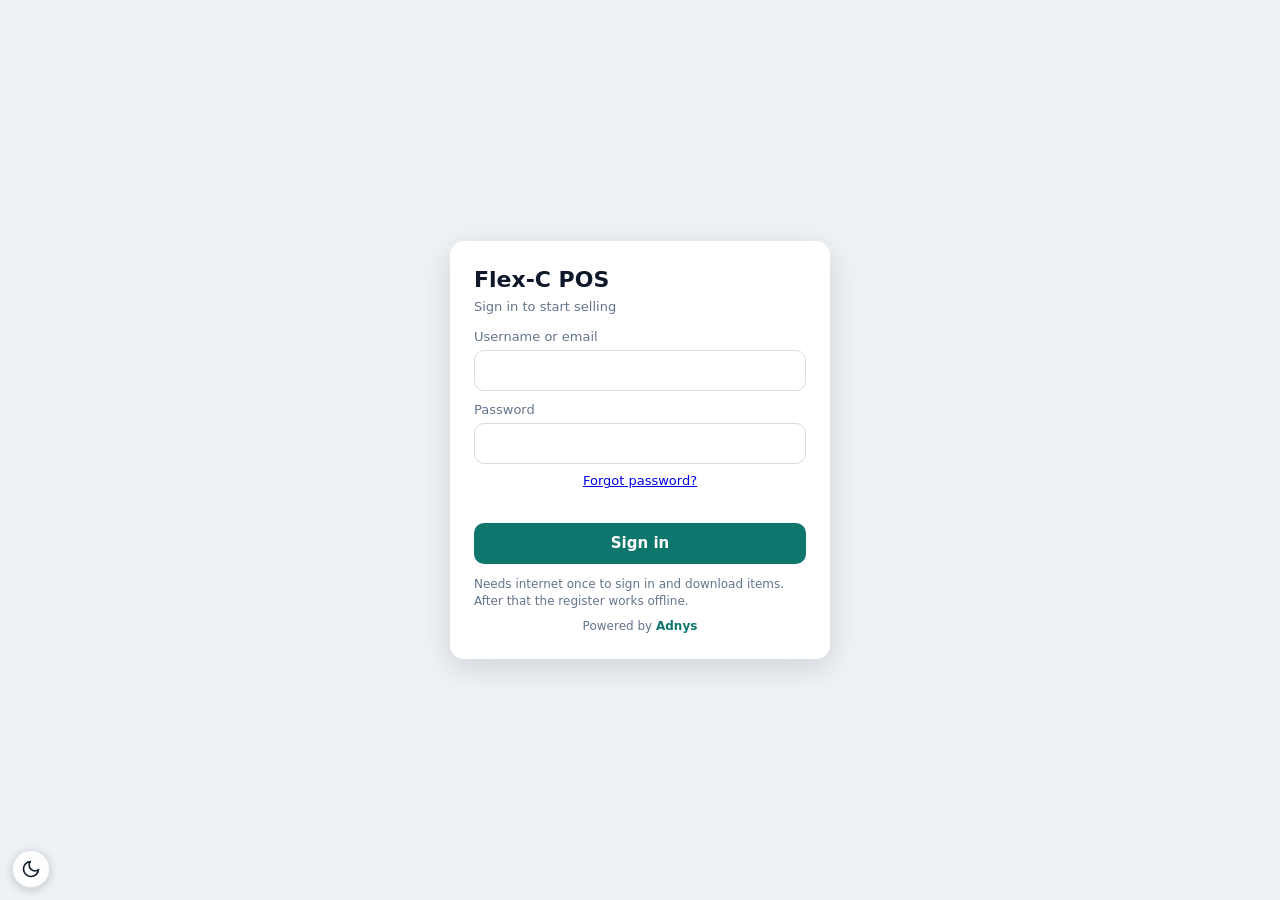
<file: pos/index.html>
<!doctype html>
<html lang="en">
<head>
<meta charset="utf-8">
<script>try{var t=localStorage.getItem('fc_theme');if(t!=='dark'&&t!=='light')t=matchMedia('(prefers-color-scheme:dark)').matches?'dark':'light';document.documentElement.dataset.theme=t}catch(e){}</script>
<meta name="viewport" content="width=device-width,initial-scale=1">
<link rel="manifest" href="manifest.webmanifest">
<link rel="icon" href="../assets/icons/pos-32.png" type="image/png">
<link rel="apple-touch-icon" href="../assets/icons/pos-apple.png">
<meta name="theme-color" content="#0f766e">
<meta name="mobile-web-app-capable" content="yes">
<meta name="apple-mobile-web-app-capable" content="yes">
<meta name="apple-mobile-web-app-title" content="Flex-C Pos">
<title>Flex-C POS</title>
<style>
:root{--bg:#f1f5f9;--card:#fff;--ink:#0f172a;--mute:#64748b;--line:#e2e8f0;--brand:#0f766e;--brand2:#0d5f59;--bad:#b91c1c;--warn:#b45309;--ok:#15803d}
*{box-sizing:border-box}
body{margin:0;font:15px/1.4 system-ui,-apple-system,Segoe UI,Roboto,sans-serif;background:var(--bg);color:var(--ink)}
.hidden{display:none!important}
button{font:inherit;cursor:pointer;border:0;border-radius:8px;padding:10px 14px;background:var(--brand);color:#fff;font-weight:600}
button:hover{background:var(--brand2)}
button.sec{background:#e2e8f0;color:var(--ink)}button.sec:hover{background:#cbd5e1}
button.bad{background:var(--bad)}
button:disabled{opacity:.5;cursor:not-allowed}
input,select{font:inherit;padding:9px 10px;border:1px solid var(--line);border-radius:8px;background:#fff;color:var(--ink);width:100%}
label{display:block;font-size:13px;color:var(--mute);margin:10px 0 4px}
.overlay{position:fixed;inset:0;background:var(--bg);display:flex;align-items:center;justify-content:center;padding:16px;z-index:50}
.box{background:var(--card);border-radius:14px;padding:24px;width:100%;max-width:380px;box-shadow:0 8px 30px #0002}
.box h1{margin:0 0 2px;font-size:22px}.box .by{color:var(--mute);font-size:13px;margin-bottom:12px}
.err{color:var(--bad);font-size:13px;margin-top:8px;min-height:18px}
.okmsg{color:var(--ok);font-size:13px;margin-top:8px;min-height:18px}
header{display:flex;gap:10px;align-items:center;padding:8px 14px;background:var(--brand);color:#fff;flex-wrap:wrap}
header b{font-size:16px}header .sp{flex:1}
header button{padding:6px 10px;background:#ffffff26}
#where{font-size:13px;opacity:.9}
#badge{font-size:12px;padding:4px 10px;border-radius:99px;background:#ffffff26;white-space:nowrap}
#badge.off{background:var(--warn)}#badge.err{background:var(--bad)}
main{display:grid;grid-template-columns:1fr 460px;gap:12px;padding:12px;height:calc(100vh - 52px)}
section{background:var(--card);border-radius:12px;padding:12px;display:flex;flex-direction:column;min-height:0}
#results{overflow:auto;margin-top:10px;display:grid;grid-template-columns:repeat(auto-fill,minmax(150px,1fr));gap:8px;align-content:start}
.tile{border:1px solid var(--line);border-radius:10px;padding:10px;background:#fff;color:var(--ink);text-align:left;font-weight:500}
.tile:hover{background:#f0fdfa;border-color:var(--brand)}
.tile.low{border-color:#fcd34d;background:#fffbeb}
.tile .n{font-size:14px;display:block;min-height:36px}.tile .p{font-weight:700;color:var(--brand)}.tile .s{font-size:12px;color:var(--mute)}
.tile .s.low{color:var(--warn);font-weight:700}
#cart{flex:1;overflow:auto;margin:8px 0}
table{width:100%;border-collapse:collapse}
td,th{padding:6px 4px;border-bottom:1px solid var(--line);text-align:left;font-size:14px;vertical-align:middle}
th{font-size:12px;color:var(--mute);font-weight:600}
td.r,th.r{text-align:right}
.q{width:54px;padding:5px;text-align:center}.qc{white-space:nowrap}button.qs{padding:4px 9px;font-size:16px;line-height:1;border-radius:6px}#camDlg video{display:block}.d{width:58px;padding:5px;text-align:right}
.x{background:none;color:var(--bad);padding:2px 8px;font-size:18px}.x:hover{background:#fee2e2}
.tot{border-top:2px solid var(--ink);padding-top:8px}
.tot div{display:flex;justify-content:space-between;margin:2px 0}.tot .g{font-size:26px;font-weight:800}
.row{display:flex;gap:8px;align-items:center}
.pill{padding:3px 9px;border-radius:99px;font-size:12px;font-weight:600}
.pill.pending{background:#fef3c7;color:var(--warn)}.pill.synced{background:#dcfce7;color:var(--ok)}.pill.error{background:#fee2e2;color:var(--bad)}
dialog{border:0;border-radius:14px;padding:20px;width:min(96vw,480px);box-shadow:0 12px 40px #0004}
dialog::backdrop{background:#0006}
.chg{font-size:22px;font-weight:800;color:var(--ok)}
#receipt,#a4{display:none}
.pw{text-align:center;color:var(--mute);font-size:12px;padding:8px 0 0}.pw a{color:var(--brand);text-decoration:none;font-weight:600}
#holds{display:flex;flex-direction:column;gap:6px;margin:4px 0 8px;max-height:180px;overflow:auto}
.hold{display:flex;gap:8px;align-items:center;border-radius:9px;padding:7px 9px;font-size:13px;border:1px solid #fcd34d;background:#fef3c7;color:#78350f}
.hold.bad{border-color:#fca5a5;background:#fee2e2;color:#7f1d1d}
.hold .t{font-weight:700}.hold .m{flex:1;min-width:0}
.hold .m small{display:block;opacity:.8;white-space:nowrap;overflow:hidden;text-overflow:ellipsis}
.hold button{padding:4px 9px;font-size:12px;background:#ffffffb0;color:inherit}
.hold button.del{background:#ffffff70}
.authbox{background:#fffbeb;border:1px solid #fcd34d;border-radius:10px;padding:10px;margin-top:10px}
.authbox h4{margin:0 0 4px;font-size:14px;color:#92400e}
.hint{font-size:12px;color:var(--mute);margin-top:6px}
.kpis{display:grid;grid-template-columns:repeat(3,1fr);gap:8px;margin:10px 0}
.kpis div{background:#f8fafc;border:1px solid var(--line);border-radius:9px;padding:8px}
.kpis span{display:block;font-size:11px;color:var(--mute);text-transform:uppercase;letter-spacing:.03em}
.kpis b{font-size:16px}
.split2{display:grid;grid-template-columns:1fr 1fr;gap:10px}
.calc{display:flex;justify-content:space-between;gap:10px;background:#f8fafc;border-radius:9px;padding:9px;margin-top:10px;font-size:14px}
.calc b.pos{color:var(--ok)}.calc b.neg{color:var(--bad)}
.daybtns{display:flex;flex-wrap:wrap;gap:6px;margin-top:12px}
@media (max-width:980px){main{grid-template-columns:1fr;height:auto}#results{max-height:34vh}}
main>section{min-width:0}
@media (max-width:720px){section.items .row{flex-wrap:wrap}#scan{flex:1 1 100%}main{padding:8px;gap:8px}.tot .g{font-size:26px}}
@media print{
  body:not(.a4print)>*:not(#receipt){display:none!important}
  body.a4print>*:not(#a4){display:none!important}
  #receipt{display:none}
  body:not(.a4print) #receipt{display:block!important;width:72mm;margin:0 auto;padding:3mm;font:12px/1.35 monospace;color:#000;background:#fff}
  #receipt h2{font-size:15px;margin:0;text-align:center}
  #receipt .c{text-align:center}#receipt hr{border:0;border-top:1px dashed #000;margin:5px 0}
  #receipt table td,#receipt table th{border:0;padding:1px 0;font-size:12px}
  #receipt .t{display:flex;justify-content:space-between}
  #a4{display:none}
  body.a4print #a4{display:block!important;width:190mm;margin:0 auto;padding:0;font:12px/1.45 Arial,Helvetica,sans-serif;color:#000;background:#fff}
  #a4 .head{display:flex;justify-content:space-between;gap:20px;border-bottom:2px solid #000;padding-bottom:10px}
  #a4 h1{font-size:22px;margin:0 0 2px}#a4 h2{font-size:16px;margin:0 0 4px}
  #a4 .muted{color:#444}#a4 .right{text-align:right}
  #a4 table{width:100%;border-collapse:collapse;margin-top:12px}
  #a4 th,#a4 td{border-bottom:1px solid #999;padding:5px 4px;font-size:12px}
  #a4 th{background:#f2f2f2;text-align:left}#a4 td.r,#a4 th.r{text-align:right}
  #a4 .totals{width:65mm;margin-left:auto;margin-top:10px}
  #a4 .totals div{display:flex;justify-content:space-between;padding:2px 0}
  #a4 .totals .big{border-top:2px solid #000;font-weight:800;font-size:14px;margin-top:4px;padding-top:4px}
  #a4 .foot{margin-top:18px;border-top:1px solid #999;padding-top:8px;font-size:11px;color:#333}
  #a4 img{max-height:60px;max-width:150px}
}

/* ---- 1.3 look ---- */
:root{--bg:#eef2f6;--brand:#0f766e;--brand2:#0d5f59;--accent:#14b8a6;--shadow:0 1px 2px #0f172a10,0 6px 20px #0f172a0d}
body{background:radial-gradient(1200px 500px at 10% -10%,#dbeeff 0,transparent 60%),var(--bg)}
button{border-radius:10px;transition:background .15s,transform .05s,box-shadow .15s}
button:active{transform:translateY(1px)}
button.sec{background:#e6ecf2}
svg.ic{width:18px;height:18px;stroke:currentColor;fill:none;stroke-width:2;stroke-linecap:round;stroke-linejoin:round;flex:none}
button[data-ic],a[data-ic]{display:inline-flex;align-items:center;justify-content:center;gap:7px}
header{background:linear-gradient(135deg,#134e4a,#0f766e);box-shadow:0 2px 12px #0f172a30;padding:9px 16px}
header button{background:#ffffff24;display:inline-flex;align-items:center;gap:6px;padding:7px 11px}
header button:hover{background:#ffffff38}
.brandmark{width:30px;height:30px;border-radius:9px;background:#fff;color:var(--brand);display:grid;place-items:center;font-weight:900;font-size:17px}
section{border-radius:16px;box-shadow:var(--shadow);padding:14px}
input,select{border-radius:10px;border-color:#d5dde6}
input:focus,select:focus{outline:2px solid #14b8a64d;border-color:var(--accent)}
.tile{border-radius:13px;box-shadow:0 1px 2px #0f172a0a;transition:transform .08s,box-shadow .15s,border-color .15s}
.tile:hover{transform:translateY(-1px);box-shadow:0 6px 16px #0f766e22}
.tile .p,.tile .s{display:block}.tile .p{font-size:16px}.tile .vi{font-size:10px;color:var(--mute);font-weight:500;margin-left:3px}
.tot{border-top:0;background:#f6f9fb;border-radius:12px;padding:10px 12px}
.tot div{font-size:14px;color:#334155}.tot .g{font-size:30px;color:var(--ink);letter-spacing:-.02em}
.tot .grand{align-items:baseline;border-top:1px dashed #cbd5e1;margin-top:6px;padding-top:6px;color:var(--ink);font-weight:700}
#btnPay{background:linear-gradient(135deg,#0f766e,#0f766e);border-radius:12px;box-shadow:0 6px 16px #0f766e40;width:100%}
dialog{border-radius:18px;box-shadow:0 20px 60px #0f172a50}
.vatbox{background:#f6f9fb;border-radius:10px;padding:8px 10px;margin:8px 0;font-size:13px}
.vatbox div{display:flex;justify-content:space-between;color:#475569;margin:1px 0}.vatbox b{color:var(--ink)}
.cons{display:flex;gap:8px;align-items:center;font-size:13px;color:var(--ink);margin:8px 0 0}.cons input{width:auto}
.actgrid{display:grid;grid-template-columns:1fr 1fr;gap:8px;margin-top:12px}
.actgrid button{padding:12px 8px;font-size:14px}
.btnwa{background:#16a34a}.btnwa:hover{background:#15803d}
.doneok{width:54px;height:54px;border-radius:50%;background:#dcfce7;color:var(--ok);display:grid;place-items:center;margin:0 auto 6px}
.doneok svg{width:30px;height:30px;stroke-width:3}
.donemeta{text-align:center;color:var(--mute);font-size:13px}
.donechg{text-align:center;font-size:30px;font-weight:800;color:var(--ok);margin:4px 0}
.ibtn{padding:7px 9px!important;border-radius:9px}
.rowact{display:flex;gap:5px;justify-content:flex-end}
#receipt svg{display:block;width:32mm;height:32mm;margin:4px auto 0}
#a4 .qrbox{float:right;text-align:center;font-size:10px;margin-top:8px}#a4 .qrbox svg{width:26mm;height:26mm;display:block}
#wm{position:absolute;left:0;right:0;bottom:0;top:62px;background-position:center;background-repeat:no-repeat;background-size:min(62%,420px);pointer-events:none;border-radius:0 0 16px 16px}
section.items{position:relative}
.seg{display:flex;gap:6px;margin:10px 0 4px}.seg button{flex:1;background:#e6ecf2;color:var(--ink);padding:11px 6px}.seg button.on{background:var(--brand);color:#fff;box-shadow:0 4px 12px #0f766e40}#results{position:relative;z-index:1}
@media print{#receipt .thx{font-weight:700;text-align:center;margin:4px 0}}
</style>
<style id="pageRule">@page{size:80mm auto;margin:0}</style>
<style id="dark">
@media screen{
html[data-theme=dark]{color-scheme:dark;--bg:#0b1220;--card:#162032;--ink:#e5e7eb;--mute:#94a3b8;--line:#2a3a52;--soft:#2b3a52;--soft0:#101a2b;--ok:#4ade80;--bad:#f87171;--warn:#fbbf24}
html[data-theme=dark] .tile .p,html[data-theme=dark] .card a:not(.btn),html[data-theme=dark] .pw a,html[data-theme=dark] .box a{color:var(--accent,#5eead4)}
html[data-theme=dark] dialog{background:var(--card);color:var(--ink)}
html[data-theme=dark] dialog::backdrop{background:#000a}
html[data-theme=dark] input::placeholder{color:#64748b}
html[data-theme=dark] .kpi,html[data-theme=dark] .shopcard{box-shadow:0 1px 2px #0006}
html[data-theme=dark] .hint,html[data-theme=dark] .muted{color:var(--mute)}
html[data-theme=dark] button.sec{background:var(--soft)}
html[data-theme=dark] button.sec:hover{background:var(--soft)}
html[data-theme=dark] input,html[data-theme=dark] select{background:var(--card)}
html[data-theme=dark] .tile{background:var(--card)}
html[data-theme=dark] .tile:hover{background:#0f2f2c}
html[data-theme=dark] .tile.low{border-color:var(--line);background:#3b2a0a}
html[data-theme=dark] .x:hover{background:#3f1414}
html[data-theme=dark] .pill.pending{background:#3b2a0a}
html[data-theme=dark] .pill.synced{background:#0f2f1c}
html[data-theme=dark] .pill.error{background:#3f1414}
html[data-theme=dark] .hold{border-color:var(--line);background:#3b2a0a;color:var(--ink)}
html[data-theme=dark] .hold.bad{background:#3f1414;color:var(--ink)}
html[data-theme=dark] .authbox{background:#3b2a0a;border-color:var(--line)}
html[data-theme=dark] .authbox h4{color:var(--ink)}
html[data-theme=dark] .kpis div{background:var(--soft0)}
html[data-theme=dark] .calc{background:var(--soft0)}
html[data-theme=dark] button.sec{background:var(--soft)}
html[data-theme=dark] .brandmark{background:var(--card)}
html[data-theme=dark] input,html[data-theme=dark] select{border-color:var(--line)}
html[data-theme=dark] .tot{background:var(--soft0)}
html[data-theme=dark] .tot div{color:var(--ink)}
html[data-theme=dark] .tot .grand{border-top-color:var(--line)}
html[data-theme=dark] .vatbox{background:var(--soft0)}
html[data-theme=dark] .vatbox div{color:var(--ink)}
html[data-theme=dark] .doneok{background:#0f2f1c}
html[data-theme=dark] .seg button{background:var(--soft)}
}
</style>
</head>
<body>

<div id="login" class="overlay hidden">
  <form class="box" id="loginForm" autocomplete="on">
    <h1>Flex-C POS</h1><div class="by">Sign in to start selling</div>
    <div id="step1">
      <label for="em">Username or email</label><input id="em" type="text" autocomplete="username" required>
      <label for="pw">Password</label><input id="pw" type="password" autocomplete="current-password" required>
      <div style="text-align:center;margin-top:6px"><a href="#" id="forgotLink" style="font-size:13px">Forgot password?</a></div>
    </div>
    <div id="step2" class="hidden">
      <label for="regsel">Register</label><select id="regsel"></select>
    </div>
    <div class="err" id="loginErr"></div>
    <button id="loginBtn" style="width:100%;margin-top:6px">Sign in</button>
    <p style="font-size:12px;color:var(--mute);margin:12px 0 0">Needs internet once to sign in and download items. After that the register works offline.</p>
    <div class="pw">Powered by <a href="https://adnys.com" target="_blank" rel="noopener">Adnys</a></div>
  </form>
</div>

<div id="app" class="hidden">
  <header>
    <span class="brandmark">F</span><b>Flex-C POS</b><span id="where"></span><span class="sp"></span>
    <span id="badge">...</span>
    <button id="btnRefresh" data-ic="refresh" title="Download latest items and prices">Refresh</button>
    <button id="btnDay" data-ic="cash" title="Daily sales and cash-up">Cash-up</button>
    <button id="btnSales" data-ic="list">Sales</button>
    <button id="btnOut" data-ic="out">Sign out</button>
  </header>
  <main>
    <section class="items">
      <div id="wm"></div>
      <div class="row" style="position:relative;z-index:1">
        <input id="scan" placeholder="Scan or type name / SKU (3*code = qty)" autocomplete="off" autofocus>
        <button id="btnCam" class="sec" data-ic="camera" style="white-space:nowrap" title="Scan a barcode with the camera">Scan</button>
        <button id="btnMode" class="sec" style="white-space:nowrap">Sale mode</button>
        <button id="btnLow" class="sec" style="white-space:nowrap" title="Show only low-stock items">Low stock</button>
        <button id="btnStockIn" class="sec" style="white-space:nowrap" title="Add received stock to this shop">+ Add stock</button>
      </div>
      <div id="results"></div>
    </section>
    <section>
      <div class="row"><b style="flex:1">Cart</b><button class="sec" id="btnHold" data-ic="pause">Hold bill</button><button class="sec" id="btnClear">Clear</button></div>
      <div id="cart"></div>
      <div id="holds"></div>
      <div class="tot">
        <div><span>Sale amount (excl. VAT)</span><span id="tNet">0.00</span></div>
        <div><span id="vatLbl">VAT 5%</span><span id="tVat">0.00</span></div>
        <div class="grand"><span>Total incl. VAT (<span id="curLbl">AED</span>)</span><span class="g" id="tTotal">0.00</span></div>
      </div>
      <button id="btnPay" style="margin-top:10px;padding:14px;font-size:17px" disabled>Pay</button>
      <div class="pw">Powered by <a href="https://adnys.com" target="_blank" rel="noopener">Adnys</a></div>
    </section>
  </main>
</div>

<dialog id="payDlg">
  <h3 style="margin:0 0 4px" id="payTitle">Payment</h3>
  <div style="font-size:30px;font-weight:800" id="payDue"></div>
  <div class="vatbox" id="payVat"></div>
  <div id="payIn">
    <div class="seg" id="payMode"><button type="button" data-m="cash" class="on">Cash</button><button type="button" data-m="card">Card</button><button type="button" data-m="split">Cash + Card</button></div>
    <div id="payCashWrap"><label for="payCash" id="payCashLbl">Cash received</label><input id="payCash" type="number" step="0.01" inputmode="decimal" placeholder="Leave empty for exact cash"></div>
    <div id="payCardWrap"><label for="payCard" id="payCardLbl">Card amount (fills automatically)</label><input id="payCard" type="number" step="0.01" inputmode="decimal" value="0"></div>
    <div id="payChgRow" style="margin-top:10px">Change: <span class="chg" id="payChg">0.00</span></div>
  </div>
  <div id="refundIn" class="hidden">
    <label for="refMethod">Refund by</label><select id="refMethod"><option value="cash">Cash</option><option value="card">Card</option><option value="bank">Bank</option></select>
  </div>
  <div id="authBox" class="authbox hidden">
    <h4>Return approval needed</h4>
    <div class="hint" style="margin:0 0 6px">A manager, accountant or owner must approve. Every return is recorded.</div>
    <label for="authUser">Authorised username or email</label><input id="authUser" autocomplete="off">
    <label for="authPass">Authorised password</label><input id="authPass" type="password" autocomplete="off">
    <label style="margin-top:8px"><input type="checkbox" id="authRemember" checked style="width:auto"> Remember on this device for offline returns</label>
    <div class="hint" id="authHint"></div>
  </div>
  <label for="custPhone">Customer mobile / WhatsApp (optional, for the bill and offers)</label><input id="custPhone" type="tel" inputmode="tel" maxlength="20" placeholder="05x xxx xxxx">
  <label class="cons"><input type="checkbox" id="custOffers"> Customer agrees to receive offers on WhatsApp</label>
  <label for="custName">Customer name (optional)</label><input id="custName" maxlength="120">
  <label for="custTrn">Customer TRN (optional, for B2B invoices)</label><input id="custTrn" maxlength="20">
  <div class="err" id="payErr"></div>
  <div class="row" style="margin-top:12px"><button class="sec" id="payCancel" type="button">Cancel</button><button id="payOk" style="flex:1" type="button">Complete sale</button></div>
</dialog>

<dialog id="camDlg">
  <h3 style="margin:0 0 8px">Scan with camera</h3>
  <video id="camVid" playsinline muted style="width:100%;border-radius:10px;background:#000;max-height:50vh"></video>
  <div id="camMsg" style="margin:8px 0;font-size:14px;color:var(--mute);min-height:20px">Point the camera at a barcode.</div>
  <button class="sec" id="camDone" type="button" style="width:100%">Done</button>
</dialog>
<dialog id="stockDlg">
  <h3 style="margin:0 0 6px">Add stock to this shop</h3>
  <div style="font-size:13px;color:var(--mute)">For products already registered. Stock updates straight away.</div>
  <label for="skItem">Product (scan or type name / SKU)</label>
  <div style="display:flex;gap:6px"><input id="skItem" list="skList" autocomplete="off" style="flex:1"><button type="button" id="skCam" class="sec" data-ic="camera">Scan</button></div><datalist id="skList"></datalist>
  <div class="vatbox" id="skInfo" style="display:none"></div>
  <label for="skQty">Quantity received</label><input id="skQty" type="number" min="1" step="1" inputmode="numeric">
  <label for="skNote">Note (supplier, bill no. - optional)</label><input id="skNote" maxlength="150">
  <div id="skAuth" style="display:none"><label for="skUser">Manager / accountant / owner username</label><input id="skUser" autocomplete="off"><label for="skPass">Password</label><input id="skPass" type="password" autocomplete="off"></div>
  <div class="err" id="skErr"></div>
  <div style="display:flex;gap:8px;margin-top:10px"><button class="sec" id="skCancel" type="button" style="flex:1">Cancel</button><button id="skOk" type="button" style="flex:2">Add stock</button></div>
</dialog>

<dialog id="doneDlg">
  <div class="doneok" id="doneIcon"></div>
  <h3 style="margin:0;text-align:center" id="doneTitle">Sale complete</h3>
  <div class="donemeta" id="doneMeta"></div>
  <div class="donechg" id="doneChg"></div>
  <label for="doneWa">Customer mobile / WhatsApp</label><input id="doneWa" type="tel" inputmode="tel" maxlength="20" placeholder="05x xxx xxxx">
  <div class="actgrid">
    <button class="btnwa" id="doneWaBtn" data-ic="whatsapp" type="button">WhatsApp bill</button>
    <button class="sec" id="doneShare" data-ic="share" type="button">Share</button>
    <button class="sec" id="donePrint" data-ic="print" type="button">Print receipt</button>
    <button class="sec" id="doneA4" data-ic="pdf" type="button">A4 invoice</button>
  </div>
  <label class="cons"><input type="checkbox" id="autoPrint"> Print receipt automatically after each sale</label>
  <button id="doneNew" style="width:100%;margin-top:12px;padding:13px" type="button">New sale</button>
</dialog>

<dialog id="holdDlg">
  <h3 style="margin:0 0 4px">Hold this bill</h3>
  <div class="hint">The bill stays on this device and can be opened or cancelled from the pending list.</div>
  <label for="holdNote">Customer / note (optional)</label><input id="holdNote" maxlength="120">
  <div class="row" style="margin-top:12px"><button class="sec" id="holdCancel" type="button">Cancel</button><button id="holdSave" style="flex:1" type="button">Hold bill</button></div>
</dialog>

<dialog id="dayDlg">
  <div class="row"><h3 style="margin:0;flex:1">Daily cash-up</h3><button class="sec" id="dayClose">Close</button></div>
  <div id="dayBody" style="max-height:58vh;overflow:auto;margin-top:8px"></div>
  <div id="dayMsg" class="okmsg"></div>
  <div class="daybtns">
    <button class="sec" id="dcCsv" data-ic="download" type="button">Excel / CSV</button>
    <button class="sec" id="dcPdf" data-ic="pdf" type="button">PDF</button>
    <button class="sec" id="dcShare" data-ic="share" type="button">Share</button>
    <button class="btnwa" id="dcWa" data-ic="whatsapp" type="button">WhatsApp</button>
    <button class="sec" id="dcMail" data-ic="mail" type="button">Email</button>
    <button id="dcSave" type="button" style="flex:1">Save closing</button>
  </div>
</dialog>

<dialog id="salesDlg">
  <div class="row"><h3 style="margin:0;flex:1">Recent sales</h3><button class="sec" id="salesClose">Close</button></div>
  <div id="salesList" style="max-height:60vh;overflow:auto;margin-top:8px"></div>
</dialog>

<div id="receipt"></div>
<div id="a4"></div>

<script src="../assets/icons.js?v=b59449fc8d"></script>
<script src="../assets/qr.js?v=d3461c1385"></script>
<script>
'use strict';
const APP_VERSION = '1.9.4';   // keep equal to assets/app.js
const API = '../api/index.php';
const $ = (s) => document.querySelector(s);
const esc = (s) => String(s ?? '').replace(/[&<>"']/g, (c) => ({ '&': '&amp;', '<': '&lt;', '>': '&gt;', '"': '&quot;', "'": '&#39;' }[c]));
const r2 = (n) => Math.round((n + Number.EPSILON) * 100) / 100;
const f2 = (n) => r2(+n || 0).toFixed(2);

function uuid() {
  if (crypto.randomUUID) return crypto.randomUUID();
  const b = crypto.getRandomValues(new Uint8Array(16));
  b[6] = (b[6] & 15) | 64; b[8] = (b[8] & 63) | 128;
  const h = [...b].map((x) => x.toString(16).padStart(2, '0')).join('');
  return `${h.slice(0, 8)}-${h.slice(8, 12)}-${h.slice(12, 16)}-${h.slice(16, 20)}-${h.slice(20)}`;
}
// "YYYY-MM-DD HH:MM:SS" in Dubai time, whatever timezone the device is set to.
const nowDubai = () => new Date().toLocaleString('sv-SE', { timeZone: 'Asia/Dubai' });
const todayDubai = () => nowDubai().slice(0, 10);

/* ---------- local database (IndexedDB) ---------- */
let _db;
function idb() {
  return _db || (_db = new Promise((res, rej) => {
    const q = indexedDB.open('felxc_pos', 2);
    q.onupgradeneeded = () => {
      const d = q.result;
      if (!d.objectStoreNames.contains('meta')) d.createObjectStore('meta', { keyPath: 'k' });
      if (!d.objectStoreNames.contains('items')) d.createObjectStore('items', { keyPath: 'id' });
      if (!d.objectStoreNames.contains('sales')) d.createObjectStore('sales', { keyPath: 'uuid' }).createIndex('status', 'status');
      // Held bills live only on this device: they are never sent to the server until paid.
      if (!d.objectStoreNames.contains('holds')) d.createObjectStore('holds', { keyPath: 'id' });
    };
    q.onsuccess = () => res(q.result);
    q.onerror = () => rej(q.error);
  }));
}
const rq = (r) => new Promise((res, rej) => { r.onsuccess = () => res(r.result); r.onerror = () => rej(r.error); });
async function mget(k) { const d = await idb(); const r = await rq(d.transaction('meta').objectStore('meta').get(k)); return r ? r.v : undefined; }
async function mset(k, v) {
  const d = await idb();
  return new Promise((res, rej) => { const t = d.transaction('meta', 'readwrite'); t.objectStore('meta').put({ k, v }); t.oncomplete = res; t.onerror = () => rej(t.error); });
}
async function allOf(store) { const d = await idb(); return rq(d.transaction(store).objectStore(store).getAll()); }
async function putSale(s) {
  const d = await idb();
  return new Promise((res, rej) => { const t = d.transaction('sales', 'readwrite'); t.objectStore('sales').put(s); t.oncomplete = res; t.onerror = () => rej(t.error); });
}
async function setItems(list) {
  const d = await idb();
  return new Promise((res, rej) => {
    const t = d.transaction('items', 'readwrite'); const s = t.objectStore('items');
    s.clear(); list.forEach((i) => s.put(i));
    t.oncomplete = res; t.onerror = () => rej(t.error);
  });
}
// Take the next invoice number and store the sale in ONE transaction, so a crash can't reuse a number.
async function saveSale(build) {
  const d = await idb();
  return new Promise((res, rej) => {
    const t = d.transaction(['meta', 'sales'], 'readwrite');
    const m = t.objectStore('meta'), s = t.objectStore('sales');
    const g = m.get('seq'); let sale;
    g.onsuccess = () => {
      const seq = ((g.result && g.result.v) || 0) + 1;
      sale = build(seq); m.put({ k: 'seq', v: seq }); s.put(sale);
    };
    t.oncomplete = () => res(sale);
    t.onerror = t.onabort = () => rej(t.error);
  });
}
async function purgeOldSynced() {
  const cutoff = Date.now() - 7 * 864e5;
  for (const s of await allOf('sales')) {
    if (s.status === 'synced' && s.saved_at < cutoff) {
      const d = await idb(); await new Promise((r) => { const t = d.transaction('sales', 'readwrite'); t.objectStore('sales').delete(s.uuid); t.oncomplete = r; });
    }
  }
}

/* ---------- held bills (local) ---------- */
async function holdAll() { return allOf('holds'); }
async function holdPut(h) {
  const d = await idb();
  return new Promise((res, rej) => { const t = d.transaction('holds', 'readwrite'); t.objectStore('holds').put(h); t.oncomplete = res; t.onerror = () => rej(t.error); });
}
async function holdDel(id) {
  const d = await idb();
  return new Promise((res, rej) => { const t = d.transaction('holds', 'readwrite'); t.objectStore('holds').delete(id); t.oncomplete = res; t.onerror = () => rej(t.error); });
}
async function saveHold(note) {
  if (!cart.length) return null;
  const t = cartTotals();
  const h = { id: uuid(), created_at: Date.now(), note: note || null, return_mode: returnMode, lines: cart.map((l) => ({ ...l })), total: t.total, count: cart.length };
  await holdPut(h);
  return h;
}
const holdAge = (ms) => ms < 60000 ? 'just now' : ms < 3600000 ? Math.round(ms / 60000) + ' min' : Math.round(ms / 3600000) + ' h';
async function renderHolds() {
  const hs = (await holdAll()).sort((a, b) => a.created_at - b.created_at);
  const cur = CUR();
  $('#holds').innerHTML = hs.map((h) => {
    const age = Date.now() - h.created_at;
    const bad = age >= 30 * 60000;   // yellow under 30 minutes, red after that
    return `<div class="hold ${bad ? 'bad' : ''}">
      <div class="m"><span class="t">${esc(h.note || 'Held bill')} · ${cur} ${f2(h.total)}</span><small>${holdAge(age)} ago · ${h.count} line${h.count === 1 ? '' : 's'}${h.return_mode ? ' · RETURN' : ''}</small></div>
      <button data-resume="${esc(h.id)}">Open</button><button class="del" data-cancel="${esc(h.id)}">Cancel</button></div>`;
  }).join('');
}
$('#holds').addEventListener('click', async (e) => {
  const r = e.target.closest('[data-resume]'), c = e.target.closest('[data-cancel]');
  if (r) await resumeHold(r.dataset.resume);
  if (c) { if (confirm('Cancel this held bill? Its lines will be lost.')) { await holdDel(c.dataset.cancel); renderHolds(); } }
});

/* ---------- API ---------- */
let cfg = null;      // { token, user, regId, settings }
let ctx = null;      // { company, shop, register, settings }
async function api(route, body, params) {
  const u = new URL(API, location.href);
  u.searchParams.set('r', route);
  Object.entries(params || {}).forEach(([k, v]) => u.searchParams.set(k, v));
  const res = await fetch(u, {
    method: body ? 'POST' : 'GET',
    headers: { 'Content-Type': 'application/json', 'X-Auth-Token': (cfg && cfg.token) || '' },
    body: body ? JSON.stringify(body) : undefined,
  });
  let j = {}; try { j = await res.json(); } catch (e) { /* non-JSON error page */ }
  if (res.status === 401 && route !== 'login') { const e = new Error('session_expired'); e.code = 401; throw e; }
  if (!res.ok) throw new Error(j.error || 'http_' + res.status);
  return j;
}

/* ---------- state ---------- */
let ITEMS = [], BYCODE = new Map(), cart = [], returnMode = false, lowOnly = false, syncing = false, sessionExpired = false;
const CUR = () => (ctx && ctx.settings && ctx.settings.currency) || (cfg && cfg.settings && cfg.settings.currency) || 'AED';

function indexItems() {
  BYCODE = new Map();
  for (const i of ITEMS) {
    BYCODE.set(String(i.sku).toLowerCase(), i);
    (i.barcodes || []).forEach((b) => {
      BYCODE.set(String(b).toLowerCase(), i);
      // Labels often print 16587 but the barcode reads 000000016587 (or the other way round): match digits without leading zeros too.
      if (/^\d+$/.test(b)) { const z = '#' + String(b).replace(/^0+/, ''); if (!BYCODE.has(z)) BYCODE.set(z, i); }
    });
  }
}
const codeGet = (v) => BYCODE.get(v) || (/^\d+$/.test(v) ? BYCODE.get('#' + v.replace(/^0+/, '')) : undefined);
const lowOf = (i) => +i.stock <= (+i.reorder_level > 0 ? +i.reorder_level : +((ctx && ctx.settings && ctx.settings.low_stock_threshold) || 10));

async function loadMaster(regId) {
  const m = await api('master', null, { register_id: regId });
  await setItems(m.items);
  const prev = await mget('ctx');
  const curSeq = (await mget('seq')) || 0;
  // Another register's counter must never leak in: on a register change, trust the server.
  if (!prev || prev.register.id !== m.register.id) await mset('seq', m.last_seq);
  else if (m.last_seq > curSeq) await mset('seq', m.last_seq);
  ctx = { company: m.company, shop: m.shop, register: m.register, settings: m.settings || {} };
  await mset('ctx', ctx);
}

/* ---------- offline return credentials ---------- */
// A manager who approves online can be remembered on this device. Only a salted hash is stored.
function credSalt() { let s = localStorage.getItem('fc_salt'); if (!s) { s = uuid(); localStorage.setItem('fc_salt', s); } return s; }
async function credHash(s) {
  if (crypto.subtle && crypto.subtle.digest) {
    const b = await crypto.subtle.digest('SHA-256', new TextEncoder().encode(s));
    return [...new Uint8Array(b)].map((x) => x.toString(16).padStart(2, '0')).join('');
  }
  let h = 2166136261;
  for (let i = 0; i < s.length; i++) h = Math.imul(h ^ s.charCodeAt(i), 16777619);
  return 'f' + (h >>> 0).toString(16);
}
function credList() { try { return JSON.parse(localStorage.getItem('fc_authcache') || '[]'); } catch (e) { return []; } }
async function cacheCred(username, alias, password, role, name) {
  if (!['owner', 'manager', 'accountant'].includes(role) || !username || !password) return;
  const u = String(username).toLowerCase();
  const h = await credHash(credSalt() + '|' + u + '|' + password);
  const list = credList().filter((x) => x.u !== u);
  list.push({ u, a: String(alias || '').toLowerCase(), n: name || username, r: role, h });
  localStorage.setItem('fc_authcache', JSON.stringify(list.slice(-5)));
}
async function checkOfflineCred(login, password) {
  const l = String(login).toLowerCase();
  const c = credList().find((x) => x.u === l || x.a === l);
  if (!c) return null;
  return (await credHash(credSalt() + '|' + c.u + '|' + password)) === c.h ? c : null;
}

/* ---------- login ---------- */
let loginOrg = null;
document.addEventListener('click', async (e) => {
  if (!e.target.closest || !e.target.closest('#forgotLink')) return;
  e.preventDefault();
  const who = $('#em').value.trim() || prompt('Enter your username or email');
  if (!who) return;
  try { await api('forgot', { login: who }); } catch (err) { /* same answer either way */ }
  $('#loginErr').textContent = 'If that is an owner account, Adnys has been notified and will contact you. Other users: ask your owner to reset your password.';
});
function showLogin() { $('#app').classList.add('hidden'); $('#login').classList.remove('hidden'); }
$('#loginForm').addEventListener('submit', async (e) => {
  e.preventDefault();
  $('#loginErr').textContent = '';
  $('#loginBtn').disabled = true;
  try {
    if (!loginOrg) {
      const typed = $('#em').value.trim(), pass = $('#pw').value;
      const r = await api('login', { email: typed, password: pass });
      if (r.user.role === 'stocker') { try { localStorage.setItem('fc_bw', '1'); } catch (x) { /* ignore */ } location.href = '../stock/'; return; }   // stockers count stock in the Back office
      cfg = { token: r.token, user: r.user, regId: null, settings: r.settings || {} };
      loginOrg = r.org;
      // Let a manager who signs in here approve returns even when the line drops later.
      await cacheCred(r.user.username || typed, typed, pass, r.user.role, r.user.name);
      if (!loginOrg.registers.length) throw new Error('no_register_assigned');
      const sel = $('#regsel'); sel.innerHTML = '';
      for (const reg of loginOrg.registers) {
        const shop = loginOrg.shops.find((s) => s.id === reg.shop_id);
        sel.add(new Option(`${shop ? shop.name : 'Shop'} - ${reg.code}`, reg.id));
      }
      const saved = JSON.parse(localStorage.getItem('fc_cfg') || 'null');
      if (saved && saved.regId) sel.value = saved.regId;
      if (loginOrg.registers.length === 1 || (saved && saved.regId && sessionExpired)) {
        await finishLogin(+sel.value);
      } else {
        $('#step1').classList.add('hidden'); $('#step2').classList.remove('hidden'); $('#loginBtn').textContent = 'Open register';
      }
    } else {
      await finishLogin(+$('#regsel').value);
    }
  } catch (err) {
    $('#loginErr').textContent = ({ invalid_login: 'Wrong username/email or password.', too_many_attempts: 'Too many attempts. Wait 15 minutes.', no_register_assigned: 'No register is set up for this user.', stocker_no_pos: 'Stocker logins use the Stock take app (stock/).' })[err.message] || (navigator.onLine ? 'Could not sign in (' + err.message + ').' : 'No internet. Sign-in needs a connection.');
    loginOrg = null;
  } finally { $('#loginBtn').disabled = false; }
});
async function finishLogin(regId) {
  cfg.regId = regId;
  await loadMaster(regId);
  localStorage.setItem('fc_cfg', JSON.stringify(cfg));
  loginOrg = null; sessionExpired = false;
  $('#step1').classList.remove('hidden'); $('#step2').classList.add('hidden'); $('#loginBtn').textContent = 'Sign in'; $('#pw').value = '';
  $('#login').classList.add('hidden');
  await startApp();
}

/* ---------- app ---------- */
async function startApp() {
  ITEMS = await allOf('items'); indexItems();
  $('#where').textContent = `${ctx.company.name} / ${ctx.shop.name} / ${ctx.register.code}` + (ctx.shop.group_code ? ` · group ${ctx.shop.group_code}` : '');
  $('#curLbl').textContent = CUR();
  $('#app').classList.remove('hidden');
  renderResults(''); renderCart(); renderHolds(); updateBadge();
  $('#scan').focus();
  purgeOldSynced();
  syncNow();
}

function applyWatermark() {
  const wm = $('#wm'); if (!wm || !ctx) return;
  const logo = (ctx.shop && ctx.shop.logo) || (ctx.company && ctx.company.logo) || '';
  const pct = ctx.settings && ctx.settings.watermark_opacity != null ? +ctx.settings.watermark_opacity : 15;
  wm.style.backgroundImage = logo && pct > 0 ? 'url("' + String(logo).replace(/"/g, '') + '")' : 'none';
  wm.style.opacity = String(Math.max(0, Math.min(40, pct)) / 100);
}
function renderResults(q) {
  applyWatermark();
  q = q.trim().toLowerCase();
  let list = ITEMS;
  if (q) list = ITEMS.filter((i) => i.name.toLowerCase().includes(q) || (i.name_ar || '').includes(q) || String(i.sku).toLowerCase().includes(q) || (i.barcodes || []).some((b) => String(b).toLowerCase().includes(q)));
  if (lowOnly) list = list.filter(lowOf);
  $('#results').innerHTML = list.slice(0, 80).map((i) => {
    const low = lowOf(i);
    return `<button class="tile ${low ? 'low' : ''}" data-id="${i.id}"><span class="n">${esc(i.name)}</span><span class="p">${f2(i.price)}<span class="vi">incl. VAT</span></span><span class="s ${low ? 'low' : ''}">${esc(i.sku)} · stock ${+i.stock}${low ? ' · LOW' : ''}</span></button>`;
  }).join('') || '<div style="color:var(--mute)">No item found</div>';
}
$('#results').addEventListener('click', (e) => { const b = e.target.closest('.tile'); if (b) addItem(+b.dataset.id); });
$('#scan').addEventListener('input', (e) => renderResults(e.target.value));
$('#scan').addEventListener('keydown', (e) => {
  if (e.key !== 'Enter') return;
  e.preventDefault();
  let v = e.target.value.trim().toLowerCase();
  if (!v) return;
  let n = 1;
  const qm = v.match(/^(\d+(?:\.\d+)?)\s*[*x×]\s*(.+)$/);      // "12*code" adds 12 of that item
  let it = codeGet(v);
  if (!it && qm && +qm[1] > 0) { n = +qm[1]; v = qm[2].trim(); it = codeGet(v); }
  if (!it) {
    const hits = ITEMS.filter((i) => i.name.toLowerCase().includes(v));
    if (hits.length === 1) it = hits[0];
  }
  if (it) { addItem(it.id, n); e.target.value = ''; renderResults(''); }
  else { e.target.select(); }
});
function updateModeButton() {
  $('#btnMode').textContent = returnMode ? 'RETURN mode' : 'Sale mode';
  $('#btnMode').className = returnMode ? 'bad' : 'sec';
}
$('#btnMode').addEventListener('click', () => { returnMode = !returnMode; updateModeButton(); $('#scan').focus(); });
$('#btnLow').addEventListener('click', () => {
  lowOnly = !lowOnly;
  $('#btnLow').className = lowOnly ? '' : 'sec';
  renderResults($('#scan').value);
});

function addItem(id, n) {
  const it = ITEMS.find((i) => i.id === id); if (!it) return;
  const sign = returnMode ? -1 : 1, step = sign * (n > 0 ? n : 1);
  const line = cart.find((l) => l.id === id && Math.sign(l.qty) === sign);
  if (line) line.qty = Math.round((line.qty + step) * 1000) / 1000; else cart.push({ id, qty: step, disc: 0 });
  renderCart(); $('#scan').focus();
}
const itemOf = (id) => ITEMS.find((i) => i.id === id);
function lineCalc(l) {
  const it = itemOf(l.id); const gross = r2(l.qty * it.price);
  const d = Math.min(Math.abs(l.disc || 0), Math.abs(gross)) * Math.sign(gross);   // signed like the line
  const total = r2(gross - d);
  return { it, gross, d: r2(d), total, vat: r2(total * it.vat_rate / (100 + it.vat_rate)) };
}
function cartTotals() {
  let total = 0, vat = 0; const rates = new Set();
  for (const l of cart) { const c = lineCalc(l); total += c.total; vat += c.vat; rates.add(+c.it.vat_rate || 0); }
  return { total: r2(total), vat: r2(vat), net: r2(total - vat), rate: rates.size === 1 ? [...rates][0] : null };
}
function renderCart() {
  $('#cart').innerHTML = cart.length ? `<table><tr><th>Item</th><th>Qty</th><th>Disc</th><th class="r">Total</th><th></th></tr>${cart.map((l, i) => {
    const c = lineCalc(l);
    return `<tr><td>${esc(c.it.name)}<div style="font-size:12px;color:var(--mute)">${f2(c.it.price)} incl. VAT${l.qty < 0 ? ' · <b style="color:var(--bad)">RETURN</b>' : ''}${l.qty > 0 && l.qty > +c.it.stock ? ` · <b style="color:var(--bad)">only ${+c.it.stock} in stock</b>` : ''}</div></td>
      <td class="qc"><button class="qs sec" data-st="-1" data-i="${i}" type="button">−</button><input class="q" type="number" step="any" value="${l.qty}" data-i="${i}" data-f="qty" inputmode="decimal"><button class="qs sec" data-st="1" data-i="${i}" type="button">+</button></td>
      <td><input class="d" type="number" step="0.01" min="0" value="${l.disc || ''}" placeholder="0" data-i="${i}" data-f="disc"></td>
      <td class="r">${f2(c.total)}</td><td><button class="x" data-rm="${i}">×</button></td></tr>`;
  }).join('')}</table>` : '<div style="color:var(--mute);padding:20px 0;text-align:center">Scan an item to start</div>';
  const t = cartTotals();
  $('#tNet').textContent = f2(t.net); $('#tVat').textContent = f2(t.vat); $('#tTotal').textContent = f2(t.total);
  $('#vatLbl').textContent = t.rate === null ? (cart.length ? 'VAT (mixed rates)' : 'VAT 5%') : 'VAT ' + t.rate + '%';
  $('#btnPay').disabled = !cart.length;
}
$('#cart').addEventListener('change', (e) => {
  const i = e.target.dataset.i; if (i === undefined) return;
  const l = cart[+i]; let v = parseFloat(e.target.value);
  if (e.target.dataset.f === 'qty') {
    if (!isFinite(v) || v === 0) cart.splice(+i, 1); else l.qty = Math.round(v * 1000) / 1000;
  } else l.disc = isFinite(v) && v > 0 ? v : 0;
  renderCart();
});
$('#cart').addEventListener('click', (e) => {
  const st = e.target.closest('[data-st]');
  if (st) { const l = cart[+st.dataset.i]; l.qty = Math.round((l.qty + (+st.dataset.st) * Math.sign(l.qty || 1)) * 1000) / 1000; if (l.qty === 0) cart.splice(+st.dataset.i, 1); renderCart(); return; }
  const b = e.target.closest('[data-rm]'); if (b) { cart.splice(+b.dataset.rm, 1); renderCart(); } });
$('#btnClear').addEventListener('click', () => { cart = []; renderCart(); $('#scan').focus(); });

/* ---------- holds ---------- */
$('#btnHold').addEventListener('click', () => {
  if (!cart.length) return;
  $('#holdNote').value = '';
  $('#holdDlg').showModal();
  setTimeout(() => $('#holdNote').focus(), 50);
});
$('#holdCancel').addEventListener('click', () => $('#holdDlg').close());
$('#holdSave').addEventListener('click', async () => {
  await saveHold($('#holdNote').value.trim());
  cart = []; renderCart(); renderHolds(); $('#holdDlg').close(); $('#scan').focus();
});
async function resumeHold(id) {
  const h = (await holdAll()).find((x) => x.id === id);
  if (!h) return;
  if (cart.length && !confirm('Hold the current bill and open the selected one?')) return;
  if (cart.length) await saveHold('Auto-held before opening another bill');
  cart = h.lines.map((l) => ({ id: l.id, qty: l.qty, disc: l.disc || 0 }));
  returnMode = !!h.return_mode; updateModeButton();
  await holdDel(id); renderCart(); renderHolds(); $('#scan').focus();
}
setInterval(() => { if (!$('#app').classList.contains('hidden')) renderHolds(); }, 30000);

/* ---------- payment ---------- */
let dueTotal = 0;
$('#btnPay').addEventListener('click', () => {
  if (!cart.length) return;
  const over = cart.filter((l) => l.qty > 0 && l.qty > +itemOf(l.id).stock).map((l) => `${itemOf(l.id).name}: selling ${l.qty}, stock ${+itemOf(l.id).stock}`);
  if (over.length && !confirm('Stock check - not enough stock recorded for:\n\n' + over.join('\n') + '\n\nSell anyway? (Stock records may be behind. Use + Add stock if goods were received.)')) return;
  dueTotal = cartTotals().total;
  $('#payErr').textContent = '';
  const refund = dueTotal < 0;
  $('#payTitle').textContent = refund ? 'Refund / return' : 'Payment';
  $('#payDue').textContent = (refund ? 'Refund ' : '') + CUR() + ' ' + f2(Math.abs(dueTotal));
  $('#payIn').classList.toggle('hidden', refund || dueTotal === 0);
  $('#refundIn').classList.toggle('hidden', !refund);
  $('#authBox').classList.toggle('hidden', !refund);
  $('#authUser').value = ''; $('#authPass').value = ''; $('#authRemember').checked = true;
  $('#authHint').textContent = navigator.onLine ? 'Approved online. It can be remembered for offline returns.' : 'Offline: use a manager who has already approved on this device.';
  $('#payOk').textContent = refund ? 'Complete return' : 'Complete sale';
  $('#payCash').value = refund ? '0' : f2(dueTotal); $('#payCard').value = '0';
  $('#custName').value = ''; $('#custTrn').value = ''; $('#custPhone').value = ''; $('#custOffers').checked = false;
  const tt = cartTotals();
  $('#payVat').innerHTML = `<div><span>Sale amount (excl. VAT)</span><b>${f2(tt.net)}</b></div><div><span>${tt.rate === null ? 'VAT' : 'VAT ' + tt.rate + '%'}</span><b>${f2(tt.vat)}</b></div>`;
  setPayMode('cash'); $('#payDlg').showModal();
  if (!refund) setTimeout(() => $('#payCash').focus(), 50);
});
function updateChange() {
  const due = Math.max(dueTotal, 0);
  const cash = parseFloat($('#payCash').value) || 0;
  const card = payMode === 'cash' ? 0 : Math.min(Math.max(parseFloat($('#payCard').value) || 0, 0), due);
  const cashDue = r2(Math.max(0, due - card));
  $('#payChg').textContent = f2(Math.max(0, cash - cashDue));
}
// Payment mode: Cash, Card, or Cash + Card (typing cash fills the rest on card: total 350, cash 50 -> card 300).
let payMode = 'cash';
function setPayMode(m) {
  payMode = m;
  document.querySelectorAll('#payMode button').forEach((b) => b.classList.toggle('on', b.dataset.m === m));
  const due = Math.max(dueTotal, 0);
  $('#payCashWrap').style.display = m === 'card' ? 'none' : '';
  $('#payCardWrap').style.display = m === 'split' ? '' : 'none';
  $('#payChgRow').style.display = m === 'card' ? 'none' : '';
  $('#payCash').value = ''; $('#payCard').value = '0';
  if (m === 'card') $('#payCard').value = f2(due);
  $('#payCashLbl').textContent = m === 'split' ? 'Cash from customer' : 'Cash received';
  $('#payCash').placeholder = m === 'split' ? 'Type the cash, card fills the rest' : 'Leave empty for exact cash';
  updateChange();
  if (m !== 'card') $('#payCash').focus();
}
$('#payMode').addEventListener('click', (e) => { const b = e.target.closest('[data-m]'); if (b) setPayMode(b.dataset.m); });
$('#payCash').addEventListener('input', () => {
  if (payMode === 'split') {
    const due = Math.max(dueTotal, 0), cash = parseFloat($('#payCash').value) || 0;
    $('#payCard').value = cash >= due ? '0' : f2(r2(due - cash));
  }
  updateChange();
});
$('#payCard').addEventListener('input', () => {
  if (payMode === 'split') {
    const due = Math.max(dueTotal, 0), card = Math.min(Math.max(parseFloat($('#payCard').value) || 0, 0), due);
    $('#payCash').value = card >= due ? '' : f2(r2(due - card));
  }
  updateChange();
});
$('#payCancel').addEventListener('click', () => $('#payDlg').close());

async function authoriseReturn() {
  const login = $('#authUser').value.trim(), pass = $('#authPass').value;
  if (!login || !pass) throw new Error('Enter the authorised person\'s username and password.');
  if (navigator.onLine) {
    try {
      const r = await api('authorize', { username: login, password: pass, purpose: 'return' });
      if ($('#authRemember').checked) await cacheCred(r.authorised_by.username, login, pass, r.authorised_by.role, r.authorised_by.name);
      return { token: r.token, by: r.authorised_by.username, name: r.authorised_by.name, role: r.authorised_by.role, offline: false };
    } catch (e) {
      throw new Error(({ invalid_authoriser: 'Wrong manager username or password.', not_authorised_role: 'That person is not a manager, accountant or owner.', too_many_attempts: 'Too many attempts. Wait 15 minutes.' })[e.message] || e.message);
    }
  }
  const c = await checkOfflineCred(login, pass);
  if (!c) throw new Error('Offline: this person has not approved on this device yet. Ask a manager to sign in once while online.');
  return { offline: true, by: c.u, name: c.n, role: c.r };
}

$('#payOk').addEventListener('click', async () => {
  const refund = dueTotal < 0; let payments = [], tendered = 0, change = 0, auth = null;
  $('#payErr').textContent = '';
  if (refund) {
    try { auth = await authoriseReturn(); } catch (e) { $('#payErr').textContent = e.message; return; }
    payments = [{ method: $('#refMethod').value, amount: dueTotal }];
  } else if (dueTotal > 0) {
    let cash = parseFloat($('#payCash').value) || 0, card = Math.max(parseFloat($('#payCard').value) || 0, 0);
    if (payMode === 'card') { card = dueTotal; cash = 0; }
    else if (payMode === 'cash') { card = 0; if (!$('#payCash').value.trim()) cash = dueTotal; }
    const cardApplied = Math.min(card, dueTotal), cashDue = r2(dueTotal - cardApplied);
    if (cash + 0.001 < cashDue) { $('#payErr').textContent = 'Cash received is less than the amount due.'; return; }
    tendered = cash; change = r2(Math.max(0, cash - cashDue));
    if (cashDue > 0) payments.push({ method: 'cash', amount: cashDue });
    if (cardApplied > 0) payments.push({ method: 'card', amount: r2(cardApplied) });
  }
  $('#payOk').disabled = true;
  try {
    const snap = cart.map((l) => { const c = lineCalc(l); return { item_id: l.id, name: c.it.name, name_ar: c.it.name_ar, qty: l.qty, unit_price: c.it.price, discount: c.d, vat_rate: c.it.vat_rate, total: c.total }; });
    const t = cartTotals();
    const sale = await saveSale((seq) => ({
      uuid: uuid(), seq, register_id: ctx.register.id,
      invoice_no: `${ctx.shop.code}-${ctx.register.code}-${String(seq).padStart(6, '0')}`,
      sold_at: nowDubai(),
      lines: snap.map((s) => ({ item_id: s.item_id, qty: s.qty, unit_price: s.unit_price, discount: s.discount })),
      payments, customer_name: $('#custName').value.trim() || null, customer_trn: $('#custTrn').value.trim() || null,
      customer_phone: cleanPhone($('#custPhone').value), offers_ok: !!($('#custOffers').checked && cleanPhone($('#custPhone').value)),
      auth_token: auth && auth.token ? auth.token : null,
      auth_offline: !!(auth && auth.offline),
      authorised_by: auth ? auth.by : null,
      status: 'pending', saved_at: Date.now(), error: null,
      rc: { lines: snap, total: t.total, vat: t.vat, net: r2(t.total - t.vat), tendered, change, cashier: cfg.user.name,
            authorised_name: auth ? auth.name : null, authorised_by: auth ? auth.by : null, auth_ref: auth ? (auth.offline ? 'offline' : 'token') : null },
    }));
    $('#payDlg').close();
    for (const s2 of snap) { const it2 = itemOf(s2.item_id); if (it2) it2.stock = Math.round((+it2.stock - s2.qty) * 1000) / 1000; }   // keep on-screen stock honest, even offline
    try { await setItems(ITEMS); } catch (e) { /* ignore */ }
    cart = []; renderCart(); renderHolds(); renderResults($('#scan').value); updateBadge(); syncNow();
    showDone(sale);
  } catch (err) { $('#payErr').textContent = 'Could not save the sale: ' + err.message; }
  finally { $('#payOk').disabled = false; }
});

/* ---------- printing ---------- */
function setPage(size) { document.getElementById('pageRule').textContent = '@page{size:' + size + '}'; }
function printA4(html) {
  $('#a4').innerHTML = html;
  setPage('A4;margin:10mm');
  document.body.classList.add('a4print');
  setTimeout(() => window.print(), 140);
}
addEventListener('afterprint', () => {
  document.body.classList.remove('a4print');
  setPage('80mm auto;margin:0');
});
const logoImg = (src, style) => src ? `<img src="${esc(src)}" alt="" style="${style}">` : '';

/* ---------- receipt (80mm thermal, Arabic + English) ---------- */
function cleanPhone(v) {
  let d = String(v || '').replace(/\D+/g, '');
  if (!d) return null;
  if (d.startsWith('00')) d = d.slice(2);
  else if (d.startsWith('05') && d.length === 10) d = '971' + d.slice(1);
  else if (d.startsWith('5') && d.length === 9) d = '971' + d;
  return d.length >= 8 && d.length <= 15 ? d : null;
}
function vatSummary(lines) {
  const m = {};
  for (const l of lines) {
    const r = +l.vat_rate || 0, v = r2(l.total * r / (100 + r));
    const o = m[r] || (m[r] = { rate: r, gross: 0, vat: 0 }); o.gross += l.total; o.vat += v;
  }
  return Object.values(m).map((o) => ({ rate: o.rate, net: r2(o.gross - o.vat), vat: r2(o.vat) }));
}
function thanksText() {
  const st = ctx.settings || {};
  return st.thank_you || 'Thank you for shopping with us! We hope to see you again. / شكراً لتسوقكم معنا';
}
function verifyUrl(s) { return new URL('../verify/?s=' + encodeURIComponent(s.uuid), location.href).href; }
function qrFor(s) {
  if (ctx && ctx.settings && +ctx.settings.qr_enabled === 0) return null;
  try { return { svg: FlexQR.svg(verifyUrl(s), 120), cap: 'Scan to verify this bill / امسح للتحقق من الفاتورة' }; } catch (e) { return null; }
}
function printReceipt(s) {
  const c = ctx.company, rc = s.rc, isRet = rc.total < 0, cur = esc(CUR());
  const rows = rc.lines.map((l) => `<tr><td colspan="3">${esc(l.name)}${l.name_ar ? ' / ' + esc(l.name_ar) : ''}</td></tr>
    <tr><td>${l.qty} x ${f2(l.unit_price)}${l.discount ? ' (-' + f2(Math.abs(l.discount)) + ')' : ''}</td><td></td><td style="text-align:right">${f2(l.total)}</td></tr>`).join('');
  const vs = vatSummary(rc.lines);
  const qr = qrFor(s);
  $('#receipt').innerHTML = `
    ${logoImg(c.logo, 'max-height:58px;max-width:100%;display:block;margin:0 auto 4px')}
    <h2>${esc(c.name)}</h2>${c.name_ar ? `<div class="c">${esc(c.name_ar)}</div>` : ''}
    <div class="c">${esc(c.address || '')}${c.phone ? '<br>' + esc(c.phone) : ''}</div>
    <div class="c"><b>TRN: ${esc(c.trn || '-')}</b></div><hr>
    <div class="c"><b>${isRet ? 'CREDIT NOTE / إشعار دائن' : 'TAX INVOICE / فاتورة ضريبية'}</b></div>
    <div>No: ${esc(s.invoice_no)}</div><div>Date: ${esc(s.sold_at)}</div>
    <div>Shop: ${esc(ctx.shop.name)} (${esc(ctx.shop.code)}) · Cashier: ${esc(rc.cashier)}</div>
    ${logoImg(ctx.shop.logo, 'max-height:36px;max-width:70%;display:block;margin:4px auto')}
    ${s.customer_name ? `<div>Customer: ${esc(s.customer_name)}${s.customer_trn ? ' · TRN ' + esc(s.customer_trn) : ''}</div>` : ''}
    ${rc.authorised_name ? `<div>Approved by: ${esc(rc.authorised_name)}${rc.authorised_by ? ' (' + esc(rc.authorised_by) + ')' : ''}</div>` : ''}
    <hr><table>${rows}</table><hr>
    <div style="font-size:11px">Prices include VAT / الأسعار شاملة الضريبة</div>
    ${vs.map((v) => `<div class="t"><span>Amount excl. VAT ${v.rate}%</span><span>${f2(v.net)}</span></div><div class="t"><span>VAT ${v.rate}% / ضريبة</span><span>${f2(v.vat)}</span></div>`).join('')}
    <div class="t"><b>TOTAL ${cur} / الإجمالي</b><b>${f2(rc.total)}</b></div><hr>
    ${s.payments.map((p) => `<div class="t"><span>${esc(p.method.toUpperCase())}</span><span>${f2(p.amount)}</span></div>`).join('')}
    ${rc.change > 0 ? `<div class="t"><span>Cash received</span><span>${f2(rc.tendered)}</span></div><div class="t"><span>Change</span><span>${f2(rc.change)}</span></div>` : ''}
    <hr><div class="thx">${thanksText().split(' / ').map(esc).join('<br>')}</div>${ctx.settings.receipt_note ? `<div class="c">${esc(ctx.settings.receipt_note)}</div>` : ''}
    ${ctx.settings.qr_url ? `<div class="c" style="font-size:10px">Review us: ${esc(ctx.settings.qr_url)}</div>` : ''}
    ${qr ? qr.svg + `<div class="c" style="font-size:10px">${esc(qr.cap)}</div>` : ''}
    <div class="c" style="font-size:10px;margin-top:4px">Powered by Adnys</div>`;
  setPage('80mm auto;margin:0');
  document.body.classList.remove('a4print');
  setTimeout(() => window.print(), 120);
}

/* ---------- bill as text (WhatsApp / share sheet) ---------- */
function billText(s) {
  const c = ctx.company, rc = s.rc, cur = CUR(), isRet = rc.total < 0;
  const lines = rc.lines.map((l) => `${l.qty} x ${l.name}  ${f2(l.total)}`).join('\n');
  const vs = vatSummary(rc.lines).map((v) => `VAT ${v.rate}%: ${cur} ${f2(v.vat)}`).join('\n');
  const pays = s.payments.map((p) => `${p.method}: ${f2(p.amount)}`).join(', ');
  return [`*${c.name}*${ctx.shop && ctx.shop.name ? ' · ' + ctx.shop.name : ''}`, c.trn ? `TRN ${c.trn}` : '',
    `${isRet ? 'Credit note' : 'Tax invoice'} ${s.invoice_no}`, s.sold_at, '', lines, '',
    `Amount excl. VAT: ${cur} ${f2(rc.net)}`, vs, `*Total ${cur} ${f2(rc.total)}* (incl. VAT)`, pays ? 'Paid by ' + pays : '', '',
    thanksText(), (ctx.settings && +ctx.settings.qr_enabled === 0 ? '' : 'Verify this bill: ' + verifyUrl(s)), (ctx.settings && ctx.settings.qr_url) ? 'Review us: ' + ctx.settings.qr_url : '', 'Powered by Adnys'].filter((x, i, a) => x !== '' || (a[i - 1] !== '' && i)).join('\n');
}
async function sendWhatsApp(s, typed) {
  let phone = cleanPhone(typed || s.customer_phone);
  if (!phone) {
    const v = prompt('Customer WhatsApp number (e.g. 050 123 4567):', '');
    if (v === null) return;
    phone = cleanPhone(v);
    if (!phone) { alert('That does not look like a mobile number.'); return; }
  }
  if (s.status === 'pending' && phone !== s.customer_phone) { s.customer_phone = phone; try { await putSale(s); } catch (e) { /* number just not stored */ } }
  window.open('https://wa.me/' + phone + '?text=' + encodeURIComponent(billText(s)), '_blank');
}
async function shareBill(s) {
  const text = billText(s), title = 'Bill ' + s.invoice_no;
  try {
    if (navigator.share) { await navigator.share({ title, text }); return; }
    if (navigator.clipboard) { await navigator.clipboard.writeText(text); alert('Bill copied. Paste it into any app.'); return; }
    alert('Sharing is not available in this browser. Use WhatsApp or Print.');
  } catch (e) { if (!e || e.name !== 'AbortError') alert('Could not share: ' + e.message); }
}

/* ---------- camera barcode scanner ---------- */
let camStream = null, camTimer = null, camReader = null, camCb = null;
function beep() { try { const a = new (window.AudioContext || window.webkitAudioContext)(), o = a.createOscillator(); o.frequency.value = 1000; o.connect(a.destination); o.start(); setTimeout(() => { o.stop(); a.close(); }, 110); } catch (e) { /* ignore */ } }
function loadScript(src) { return new Promise((res, rej) => { const s = document.createElement('script'); s.src = src; s.onload = res; s.onerror = () => rej(new Error('load')); document.head.appendChild(s); }); }
async function openCam(cb) {
  camCb = cb; const msg = $('#camMsg'), v = $('#camVid');
  msg.textContent = 'Starting camera...'; $('#camDlg').showModal();
  if (!navigator.mediaDevices || !navigator.mediaDevices.getUserMedia) { msg.textContent = 'Camera is not available here (it needs https and a camera).'; return; }
  try { camStream = await navigator.mediaDevices.getUserMedia({ video: { facingMode: { ideal: 'environment' } }, audio: false }); }
  catch (e) { msg.textContent = 'Camera blocked. Allow camera access for this site and try again.'; return; }
  v.srcObject = camStream; try { await v.play(); } catch (e) { /* ignore */ }
  msg.textContent = 'Point the camera at a barcode.';
  let last = '', lastAt = 0;
  const hit = (code) => { const now = Date.now(), same = code === last && now - lastAt < 2500; last = code; lastAt = now; if (same) return; camCb && camCb(String(code).trim()); };   // code held in view = one add
  try {
    if ('BarcodeDetector' in window) {
      const det = new BarcodeDetector();
      camTimer = setInterval(async () => { try { const r = await det.detect(v); if (r[0]) hit(r[0].rawValue); } catch (e) { /* ignore */ } }, 250);
    } else {
      if (!window.ZXing) await loadScript('../assets/zxing.min.js');
      camReader = new ZXing.BrowserMultiFormatReader();
      camReader.decodeFromStream(camStream, v, (res) => { if (res) hit(res.getText()); }).catch(() => {});
    }
  } catch (e) { msg.textContent = 'Scanner could not start. Check your connection once, then try again.'; }
}
function closeCam() {
  clearInterval(camTimer); camTimer = null;
  try { camReader && camReader.reset(); } catch (e) { /* ignore */ } camReader = null;
  if (camStream) camStream.getTracks().forEach((t) => t.stop()); camStream = null;
  if ($('#camDlg').open) $('#camDlg').close();
}
$('#camDone').addEventListener('click', () => { closeCam(); $('#scan').focus(); });
$('#camDlg').addEventListener('close', closeCam);
$('#btnCam').addEventListener('click', () => openCam((code) => {
  const it = codeGet(code.toLowerCase());
  if (it) { beep(); addItem(it.id, 1); $('#camMsg').innerHTML = `Added: <b>${esc(it.name)}</b> (x${cart.filter((l) => l.id === it.id).reduce((a, l) => a + l.qty, 0)}) - scan next or press Done`; }
  else $('#camMsg').innerHTML = `<b style="color:var(--bad)">Code ${esc(code)} is not registered.</b>`;
}));

/* ---------- add received stock (online) ---------- */
function skFind(v) {
  v = String(v || '').trim().toLowerCase();
  return ITEMS.find((i) => (i.sku + ' · ' + i.name).toLowerCase() === v || String(i.sku).toLowerCase() === v || (i.barcodes || []).some((b) => String(b).toLowerCase() === v) || i.name.toLowerCase() === v) || null;
}
function skShow() {
  const it = skFind($('#skItem').value), box = $('#skInfo');
  box.style.display = it ? '' : 'none';
  if (it) box.innerHTML = `<div><span>${esc(it.name)}</span><b>${f2(it.price)} incl. VAT</b></div><div><span>Stock now</span><b>${+it.stock}</b></div>`;
}
$('#btnStockIn').addEventListener('click', () => {
  $('#skList').innerHTML = ITEMS.slice(0, 500).map((i) => `<option value="${esc(i.sku + ' · ' + i.name)}"></option>`).join('');
  $('#skItem').value = ''; $('#skQty').value = ''; $('#skNote').value = ''; $('#skUser').value = ''; $('#skPass').value = ''; $('#skErr').textContent = ''; $('#skInfo').style.display = 'none';
  $('#skAuth').style.display = cfg && cfg.user && ['owner', 'manager', 'accountant'].includes(cfg.user.role) ? 'none' : '';
  $('#stockDlg').showModal(); $('#skItem').focus();
});
$('#skItem').addEventListener('input', skShow);
$('#skCam').addEventListener('click', () => openCam((code) => {
  const it = codeGet(code.toLowerCase());
  if (it) { beep(); $('#skItem').value = it.sku; skShow(); closeCam(); $('#skQty').focus(); }
  else $('#camMsg').innerHTML = `<b style="color:var(--bad)">Code ${esc(code)} is not registered.</b>`;
}));
$('#skCancel').addEventListener('click', () => $('#stockDlg').close());
$('#skOk').addEventListener('click', async () => {
  const err = (m) => { $('#skErr').textContent = m; };
  const it = skFind($('#skItem').value), qty = parseFloat($('#skQty').value);
  if (!it) return err('Choose a registered product from the list.');
  if (!(qty > 0)) return err('Enter the quantity received.');
  if (!navigator.onLine) return err('Stock can only be added while online.');
  $('#skOk').disabled = true; err('');
  try {
    const body = { shop_id: ctx.shop.id, item_id: it.id, qty, note: $('#skNote').value.trim() };
    if ($('#skAuth').style.display !== 'none') {
      const u = $('#skUser').value.trim(), p = $('#skPass').value;
      if (!u || !p) { $('#skOk').disabled = false; return err('Enter the authorised person\'s username and password.'); }
      body.auth_token = (await api('authorize', { username: u, password: p, purpose: 'stock' })).token;
    }
    const r = await api('pos_stock_add', body);
    it.stock = r.stock; await setItems(ITEMS); renderResults($('#scan').value);
    $('#stockDlg').close();
    alert(`${it.name}: stock now ${+r.stock}`);
  } catch (e) {
    err(({ invalid_authoriser: 'Wrong username or password.', not_authorised_role: 'That person is not a manager, accountant or owner.', stock_needs_authorisation: 'Authorisation needed.', too_many_attempts: 'Too many attempts. Wait 15 minutes.', session_expired: 'Session expired. Sign in again.' })[e.message] || e.message);
  } finally { $('#skOk').disabled = false; }
});

/* ---------- after the sale ---------- */
let doneSale = null;
function showDone(s) {
  doneSale = s;
  const refund = s.rc.total < 0;
  $('#doneIcon').innerHTML = ic('check');
  $('#doneTitle').textContent = refund ? 'Return recorded' : 'Sale complete';
  $('#doneMeta').textContent = `${s.invoice_no} · ${CUR()} ${f2(Math.abs(s.rc.total))} incl. VAT ${f2(Math.abs(s.rc.vat))}`;
  $('#doneChg').textContent = s.rc.change > 0 ? 'Change ' + CUR() + ' ' + f2(s.rc.change) : '';
  $('#doneWa').value = s.customer_phone ? '+' + s.customer_phone : '';
  $('#autoPrint').checked = localStorage.getItem('fc_autoprint') !== '0';
  $('#doneDlg').showModal();
  if ($('#autoPrint').checked) setTimeout(() => printReceipt(s), 200);
}
$('#doneWaBtn').addEventListener('click', () => doneSale && sendWhatsApp(doneSale, $('#doneWa').value));
$('#doneShare').addEventListener('click', () => doneSale && shareBill(doneSale));
$('#donePrint').addEventListener('click', () => doneSale && printReceipt(doneSale));
$('#doneA4').addEventListener('click', () => { if (doneSale) { $('#doneDlg').close(); printSaleA4(doneSale); } });
$('#autoPrint').addEventListener('change', (e) => localStorage.setItem('fc_autoprint', e.target.checked ? '1' : '0'));
$('#doneNew').addEventListener('click', () => { $('#doneDlg').close(); $('#scan').focus(); });

/* ---------- B2B A4 invoice ---------- */
function printSaleA4(s) {
  const c = ctx.company, sh = ctx.shop, rc = s.rc, isRet = rc.total < 0;
  const rows = rc.lines.map((l) => `<tr><td>${esc(l.name)}${l.name_ar ? '<div class="muted">' + esc(l.name_ar) + '</div>' : ''}</td>
    <td class="r">${l.qty}</td><td class="r">${f2(l.unit_price)}</td><td class="r">${f2(Math.abs(l.discount || 0))}</td>
    <td class="r">${f2(l.vat_rate)}%</td><td class="r">${f2(l.total)}</td></tr>`).join('');
  printA4(`<div class="a4">
    <div class="head">
      <div>${logoImg(c.logo, 'max-height:60px;max-width:160px')}<h1>${esc(c.name)}</h1>${c.name_ar ? `<div class="muted">${esc(c.name_ar)}</div>` : ''}
        <div class="muted">${esc(c.address || '')}${c.phone ? ' · ' + esc(c.phone) : ''}</div><div><b>TRN: ${esc(c.trn || '-')}</b></div></div>
      <div class="right">${logoImg(sh.logo, 'max-height:52px;max-width:120px;margin-left:auto')}
        <h2>${isRet ? 'CREDIT NOTE' : 'TAX INVOICE'}</h2>
        <div><b>No:</b> ${esc(s.invoice_no)}</div><div><b>Date:</b> ${esc(s.sold_at)}</div>
        <div><b>Shop:</b> ${esc(sh.name)} (${esc(sh.code)})</div>${sh.group_code ? `<div><b>Branch group:</b> ${esc(sh.group_code)}</div>` : ''}
        <div><b>Cashier:</b> ${esc(rc.cashier)}</div>${rc.authorised_name ? `<div><b>Approved by:</b> ${esc(rc.authorised_name)} (${esc(rc.authorised_by || '')})</div>` : ''}</div>
    </div>
    <div style="margin-top:12px"><b>Bill to</b><div>${s.customer_name ? esc(s.customer_name) : 'Walk-in customer'}</div>${s.customer_trn ? `<div>TRN: ${esc(s.customer_trn)}</div>` : ''}</div>
    <table><thead><tr><th>Description</th><th class="r">Qty</th><th class="r">Unit price</th><th class="r">Discount</th><th class="r">VAT</th><th class="r">Line total (incl. VAT)</th></tr></thead><tbody>${rows}</tbody></table>
    <div class="totals">
      <div><span>Amount excl. VAT</span><span>${f2(rc.net)}</span></div>
      ${vatSummary(rc.lines).map((v) => `<div><span>VAT ${v.rate}% on ${f2(v.net)}</span><span>${f2(v.vat)}</span></div>`).join('')}
      <div class="big"><span>Total ${esc(CUR())}</span><span>${f2(rc.total)}</span></div>
      ${s.payments.map((p) => `<div><span>Paid by ${esc(p.method)}</span><span>${f2(p.amount)}</span></div>`).join('')}
      ${rc.change > 0 ? `<div><span>Change</span><span>${f2(rc.change)}</span></div>` : ''}
    </div>
    <div class="foot">${(() => { const q = qrFor(s); return q ? `<div class="qrbox">${q.svg}${esc(q.cap)}</div>` : ''; })()}<b>${esc(thanksText())}</b>${ctx.settings.receipt_note ? '<br>' + esc(ctx.settings.receipt_note) : ''}<br>Powered by Adnys</div>
  </div>`);
}

/* ---------- sales list ---------- */
$('#btnSales').addEventListener('click', async () => {
  const all = (await allOf('sales')).sort((a, b) => b.saved_at - a.saved_at).slice(0, 40);
  $('#salesList').innerHTML = all.length ? `<table>${all.map((s) => `<tr><td>${esc(s.invoice_no)}<div style="font-size:12px;color:var(--mute)">${esc(s.sold_at)}</div>
    ${s.rc && s.rc.authorised_name ? `<div style="font-size:11px;color:var(--warn)">Approved: ${esc(s.rc.authorised_name)}</div>` : ''}</td>
    <td class="r">${f2(s.rc.total)}</td><td><span class="pill ${s.status}">${s.status}</span>${s.error ? `<div style="font-size:11px;color:var(--bad)">${esc(s.error)}</div>` : ''}</td>
    <td><div class="rowact"><button class="sec ibtn" data-rp="${esc(s.uuid)}" title="Print receipt">${ic('print')}</button><button class="sec ibtn" data-a4="${esc(s.uuid)}" title="A4 invoice">${ic('pdf')}</button><button class="btnwa ibtn" data-wa="${esc(s.uuid)}" title="Send on WhatsApp">${ic('whatsapp')}</button><button class="sec ibtn" data-sh="${esc(s.uuid)}" title="Share">${ic('share')}</button></div></td></tr>`).join('')}</table>` : '<p>No sales yet.</p>';
  $('#salesDlg').showModal();
});
$('#salesList').addEventListener('click', async (e) => {
  const rp = e.target.closest('[data-rp]'), a4 = e.target.closest('[data-a4]'), wa = e.target.closest('[data-wa]'), sh = e.target.closest('[data-sh]');
  const hit = rp || a4 || wa || sh;
  if (!hit) return;
  const id = hit.dataset.rp || hit.dataset.a4 || hit.dataset.wa || hit.dataset.sh;
  const s = (await allOf('sales')).find((x) => x.uuid === id);
  if (!s) return;
  if (wa) { sendWhatsApp(s); return; }
  if (sh) { shareBill(s); return; }
  $('#salesDlg').close();
  if (rp) printReceipt(s); else printSaleA4(s);
});
$('#salesClose').addEventListener('click', () => $('#salesDlg').close());

/* ---------- sync ---------- */
async function updateBadge() {
  const sales = await allOf('sales');
  const pending = sales.filter((s) => s.status === 'pending').length, errors = sales.filter((s) => s.status === 'error').length;
  const b = $('#badge');
  let text = navigator.onLine ? 'Online' : 'Offline';
  if (pending) text += ` · ${pending} to sync`;
  if (errors) text += ` · ${errors} failed`;
  if (sessionExpired) text = 'Sign in again to sync · ' + pending + ' waiting';
  b.textContent = text;
  b.className = errors || sessionExpired ? 'err' : (!navigator.onLine ? 'off' : '');
}
async function syncNow() {
  if (syncing || !navigator.onLine || !cfg || sessionExpired) return updateBadge();
  syncing = true;
  try {
    for (;;) {
      const pending = (await allOf('sales')).filter((s) => s.status === 'pending').sort((a, b) => a.seq - b.seq).slice(0, 25);
      if (!pending.length) break;
      const payload = pending.map((s) => ({
        uuid: s.uuid, invoice_no: s.invoice_no, seq: s.seq, register_id: s.register_id, sold_at: s.sold_at,
        lines: s.lines, payments: s.payments, customer_name: s.customer_name, customer_trn: s.customer_trn, customer_phone: s.customer_phone || null, offers_ok: !!s.offers_ok,
        auth_token: s.auth_token || null, auth_offline: !!s.auth_offline, authorised_by: s.authorised_by || null,
      }));
      const r = await api('sync_sales', { sales: payload });
      for (const x of r.results) {
        const s = pending.find((p) => p.uuid === x.uuid); if (!s) continue;
        if (x.status === 'ok' || x.status === 'duplicate') { s.status = 'synced'; s.error = null; }
        else if (x.error === 'return_needs_authorisation' && s.auth_token && s.authorised_by) {
          // The one-time token expired while offline. The manager was already verified on this
          // device, so retry with the cached offline approval the backend also accepts.
          s.auth_token = null; s.auth_offline = true; s.status = 'pending'; s.error = null;
        } else { s.status = 'error'; s.error = x.error || 'rejected'; }
        await putSale(s);
      }
    }
  } catch (e) {
    if (e.code === 401) { sessionExpired = true; showReloginHint(); }
  } finally { syncing = false; updateBadge(); }
}
function showReloginHint() { /* sales stay safe on this device; the badge tells the cashier to sign in again */ }
addEventListener('online', () => { updateBadge(); syncNow(); });
addEventListener('offline', updateBadge);
setInterval(syncNow, 20000);
setInterval(updateBadge, 5000);
setInterval(() => { if (navigator.onLine && cfg && !sessionExpired && !cart.length) refreshItems(true); }, 15 * 60000);

// Items and prices also refresh when the POS comes back on screen (at most every 2 minutes), so changes made in the Back office show up.
let lastItemsAt = Date.now();
document.addEventListener('visibilitychange', () => { if (document.visibilityState === 'visible' && navigator.onLine && cfg && cfg.regId && !sessionExpired && !cart.length && Date.now() - lastItemsAt > 120000) refreshItems(true); });
async function refreshItems(silent) {
  lastItemsAt = Date.now();
  try { await loadMaster(cfg.regId); ITEMS = await allOf('items'); indexItems(); renderResults($('#scan').value); $('#curLbl').textContent = CUR(); if (!silent) alert('Items and prices updated.'); }
  catch (e) { if (e.code === 401) { sessionExpired = true; updateBadge(); } else if (!silent) alert('Could not refresh: ' + e.message); }
}
$('#btnRefresh').addEventListener('click', () => refreshItems(false));
$('#badge').addEventListener('click', () => { if (sessionExpired) { showLogin(); } });
$('#btnOut').addEventListener('click', async () => {
  const left = (await allOf('sales')).filter((s) => s.status === 'pending').length;
  if (left && !confirm(`${left} sale(s) are not synced yet. They stay on this device and sync when you sign in again. Sign out?`)) return;
  try { if (navigator.onLine) await api('logout', {}); } catch (e) { /* ignore */ }
  cfg.token = ''; localStorage.setItem('fc_cfg', JSON.stringify(cfg)); location.reload();
});

/* ---------- daily cash-up ---------- */
let dayData = null;
$('#btnDay').addEventListener('click', openDayClose);
$('#dayClose').addEventListener('click', () => $('#dayDlg').close());
async function openDayClose() {
  if (!navigator.onLine) { alert('Connect to the internet to run the cash-up. Sales stay safe on this device.'); return; }
  $('#dayMsg').textContent = '';
  $('#dayDlg').showModal();
  await loadDay(todayDubai());
}
async function loadDay(date) {
  $('#dayBody').innerHTML = '<div style="padding:14px;color:var(--mute)">Loading…</div>';
  try {
    const d = await api('day_summary', null, { register_id: cfg.regId, date });
    renderDay(d);
  } catch (e) {
    $('#dayBody').innerHTML = `<div class="err">${esc(e.code === 401 ? 'Please sign in again.' : e.message)}</div>`;
  }
}
function renderDay(d) {
  dayData = d;
  const s = d.summary, cur = (d.settings && d.settings.currency) || CUR();
  $('#dayBody').innerHTML = `
    <div class="row" style="align-items:end">
      <div><label>Date</label><input id="dcDate" type="date" value="${d.date}"></div>
      <div><label>Register</label><input value="${esc(d.register.code)} · ${esc(d.shop.name)}" disabled></div>
    </div>
    <div class="kpis">
      <div><span>Sales (VAT incl.)</span><b>${cur} ${f2(s.net_sales)}</b></div>
      <div><span>Bills</span><b>${s.txn_count}</b></div>
      <div><span>Returns</span><b>${cur} ${f2(s.returns_total)}</b></div>
      <div><span>Cash sales</span><b>${cur} ${f2(s.cash_sales)}</b></div>
      <div><span>Card sales</span><b>${cur} ${f2(s.card_sales)}</b></div>
      <div><span>Bank / other</span><b>${cur} ${f2(s.bank_sales + s.other_sales)}</b></div>
      <div><span>VAT</span><b>${cur} ${f2(s.vat_total)}</b></div>
      <div><span>Profit</span><b>${cur} ${f2(s.profit)}</b></div>
      <div><span>Cash-ups today</span><b>${s.closed_at ? 'Saved' : 'Open'}</b></div>
    </div>
    <div class="split2">
      <div><label>Opening float</label><input id="dcOpen" type="number" step="0.01" value="${f2(s.opening_float)}"></div>
      <div><label>Cash counted</label><input id="dcCount" type="number" step="0.01" value="${s.counted_cash != null ? f2(s.counted_cash) : f2(s.expected_cash)}"></div>
    </div>
    <div class="calc"><span>Expected cash <b id="dcExp"></b></span><span>Difference <b id="dcDiff"></b></span></div>
    <label>Notes</label><input id="dcNotes" maxlength="500" value="${esc(s.notes || '')}">
    ${s.closed_at ? `<div class="hint">Last saved ${esc(s.closed_at)}${s.closed_by ? ' by user #' + esc(s.closed_by) : ''}.</div>` : ''}`;
  updateDayCalc();
  $('#dcOpen').addEventListener('input', updateDayCalc);
  $('#dcCount').addEventListener('input', updateDayCalc);
  $('#dcDate').addEventListener('change', () => loadDay($('#dcDate').value));
}
function updateDayCalc() {
  if (!dayData) return;
  const s = dayData.summary, cur = (dayData.settings && dayData.settings.currency) || CUR();
  const open = parseFloat($('#dcOpen').value) || 0, count = parseFloat($('#dcCount').value) || 0;
  const exp = r2(open + s.cash_sales), diff = r2(count - exp);
  $('#dcExp').textContent = cur + ' ' + f2(exp);
  const el = $('#dcDiff'); el.textContent = cur + ' ' + f2(diff); el.className = Math.abs(diff) < 0.005 ? 'pos' : 'neg';
}
$('#dcSave').addEventListener('click', async () => {
  if (!dayData) return;
  const date = $('#dcDate').value;
  $('#dayMsg').className = 'okmsg'; $('#dayMsg').textContent = 'Saving…';
  try {
    await api('close_day', { register_id: cfg.regId, close_date: date, opening_float: $('#dcOpen').value, counted_cash: $('#dcCount').value, notes: $('#dcNotes').value });
    await loadDay(date);
    $('#dayMsg').textContent = 'Cash-up saved for ' + date + '.';
  } catch (e) {
    $('#dayMsg').className = 'err'; $('#dayMsg').textContent = e.message;
  }
});

function dayCsvRows(d, sales) {
  const s = d.summary, cur = (d.settings && d.settings.currency) || CUR();
  const rows = [
    ['Flex-C daily closing', d.company.name, d.date],
    ['Shop', d.shop.name, d.shop.code, 'Register', d.register.code],
    ['Sales (VAT incl.)', s.net_sales], ['Bills', s.txn_count], ['Returns', s.returns_total],
    ['VAT', s.vat_total], ['Net excl. VAT', s.net_ex_vat], ['Profit', s.profit],
    ['Cash sales', s.cash_sales], ['Card sales', s.card_sales], ['Bank sales', s.bank_sales], ['Other sales', s.other_sales],
    ['Opening float', s.opening_float], ['Expected cash', s.expected_cash], ['Counted cash', s.counted_cash], ['Difference', s.difference],
    ['Currency', cur], [],
    ['Invoice', 'Date/time', 'Type', 'Customer', 'Cashier', 'Authorised', 'Gross', 'Discount', 'Total', 'VAT', 'Net', 'Payments'],
  ];
  for (const x of sales) {
    rows.push([x.invoice_no, x.sold_at, x.type, x.customer_name || '', x.cashier || '',
      x.authorised_name ? x.authorised_name + (x.authorised_username ? ' (' + x.authorised_username + ')' : '') : '',
      x.gross, x.discount, x.total, x.vat_total, x.net_total,
      (x.payments || []).map((p) => p.method + ' ' + f2(p.amount)).join(' / ')]);
  }
  return rows;
}
function csvText(rows) {
  return '\ufeff' + rows.map((r) => r.map((c) => {
    const s = String(c ?? '');
    return /[",\n\r]/.test(s) ? '"' + s.replace(/"/g, '""') + '"' : s;
  }).join(',')).join('\r\n');
}
function downloadCsv(name, text) {
  const blob = new Blob([text], { type: 'text/csv;charset=utf-8' });
  const a = document.createElement('a'); a.href = URL.createObjectURL(blob); a.download = name;
  document.body.appendChild(a); a.click(); a.remove();
  setTimeout(() => URL.revokeObjectURL(a.href), 1500);
}
async function daySales(date) {
  return (await api('day_sales', null, { register_id: cfg.regId, date })).sales || [];
}
$('#dcCsv').addEventListener('click', async () => {
  if (!dayData) return;
  try {
    const sales = await daySales(dayData.date);
    downloadCsv(`closing-${dayData.date}.csv`, csvText(dayCsvRows(dayData, sales)));
  } catch (e) { $('#dayMsg').className = 'err'; $('#dayMsg').textContent = e.message; }
});
$('#dcPdf').addEventListener('click', async () => {
  if (!dayData) return;
  try { await printDayReport(dayData); } catch (e) { $('#dayMsg').className = 'err'; $('#dayMsg').textContent = e.message; }
});
async function printDayReport(d) {
  const sales = await daySales(d.date);
  const s = d.summary, c = d.company, sh = d.shop, cur = (d.settings && d.settings.currency) || CUR();
  const rows = sales.map((x) => `<tr><td>${esc(x.invoice_no)}</td><td>${esc(x.sold_at.slice(11, 16))}</td><td>${esc(x.type)}</td>
    <td>${esc(x.customer_name || '')}${x.authorised_name ? '<div class="muted">Approved: ' + esc(x.authorised_name) + '</div>' : ''}</td>
    <td class="r">${f2(x.total)}</td><td class="r">${f2(x.vat_total)}</td><td class="r">${(x.payments || []).map((p) => esc(p.method) + ' ' + f2(p.amount)).join('<br>')}</td></tr>`).join('');
  printA4(`<div class="a4">
    <div class="head">
      <div>${logoImg(c.logo, 'max-height:60px;max-width:160px')}<h1>${esc(c.name)}</h1>${c.name_ar ? `<div class="muted">${esc(c.name_ar)}</div>` : ''}
        <div class="muted">${esc(c.address || '')}${c.phone ? ' · ' + esc(c.phone) : ''}</div><div><b>TRN: ${esc(c.trn || '-')}</b></div></div>
      <div class="right">${logoImg(sh.logo, 'max-height:52px;max-width:120px;margin-left:auto')}<h2>DAILY SALES & CASH-UP</h2>
        <div><b>Date:</b> ${esc(d.date)}</div><div><b>Shop:</b> ${esc(sh.name)} (${esc(sh.code)})</div><div><b>Register:</b> ${esc(d.register.code)}</div></div>
    </div>
    <table><tbody>
      <tr><td>Sales (VAT incl.)</td><td class="r"><b>${cur} ${f2(s.net_sales)}</b></td><td>Bills</td><td class="r">${s.txn_count}</td></tr>
      <tr><td>Returns</td><td class="r">${cur} ${f2(s.returns_total)}</td><td>VAT</td><td class="r">${cur} ${f2(s.vat_total)}</td></tr>
      <tr><td>Cash sales</td><td class="r">${cur} ${f2(s.cash_sales)}</td><td>Card sales</td><td class="r">${cur} ${f2(s.card_sales)}</td></tr>
      <tr><td>Bank / other</td><td class="r">${cur} ${f2(s.bank_sales + s.other_sales)}</td><td>Profit</td><td class="r">${cur} ${f2(s.profit)}</td></tr>
      <tr><td>Opening float</td><td class="r">${cur} ${f2(s.opening_float)}</td><td>Expected cash</td><td class="r">${cur} ${f2(s.expected_cash)}</td></tr>
      <tr><td>Counted cash</td><td class="r">${s.counted_cash != null ? cur + ' ' + f2(s.counted_cash) : '-'}</td><td>Difference</td><td class="r">${s.difference != null ? cur + ' ' + f2(s.difference) : '-'}</td></tr>
    </tbody></table>
    <table><thead><tr><th>Invoice</th><th>Time</th><th>Type</th><th>Customer / approval</th><th class="r">Total</th><th class="r">VAT</th><th class="r">Payment</th></tr></thead>
      <tbody>${rows || '<tr><td colspan="7">No sales on this date.</td></tr>'}</tbody></table>
    <div class="foot">${s.notes ? 'Notes: ' + esc(s.notes) + '<br>' : ''}Printed ${esc(nowDubai())} · Powered by Adnys</div>
  </div>`);
}
function daySummaryText(d) {
  const s = d.summary, cur = (d.settings && d.settings.currency) || CUR();
  return `Flex-C daily closing ${d.date}\n${d.company.name} · ${d.shop.name} (${d.shop.code}) · ${d.register.code}\n` +
    `Sales: ${cur} ${f2(s.net_sales)} (${s.txn_count} bills)\nReturns: ${cur} ${f2(s.returns_total)}\nVAT: ${cur} ${f2(s.vat_total)}\n` +
    `Cash: ${cur} ${f2(s.cash_sales)} · Card: ${cur} ${f2(s.card_sales)} · Bank/other: ${cur} ${f2(s.bank_sales + s.other_sales)}\n` +
    `Expected cash: ${cur} ${f2(s.expected_cash)}${s.counted_cash != null ? ` · Counted: ${cur} ${f2(s.counted_cash)} · Difference: ${cur} ${f2(s.difference)}` : ''}`;
}
$('#dcShare').addEventListener('click', async () => {
  if (!dayData) return;
  const text = daySummaryText(dayData), title = 'Daily closing ' + dayData.date;
  try {
    const sales = await daySales(dayData.date);
    const file = new File([csvText(dayCsvRows(dayData, sales))], `closing-${dayData.date}.csv`, { type: 'text/csv' });
    if (navigator.canShare && navigator.canShare({ files: [file] })) { await navigator.share({ title, text, files: [file] }); return; }
    if (navigator.share) { await navigator.share({ title, text }); return; }
    alert('This browser cannot open the share sheet. Use WhatsApp, Email or CSV instead.');
  } catch (e) { if (e && e.name === 'AbortError') return; alert('Could not share: ' + e.message); }
});
$('#dcWa').addEventListener('click', () => {
  if (!dayData) return;
  const num = (dayData.settings && dayData.settings.share_whatsapp ? String(dayData.settings.share_whatsapp).replace(/[^0-9]/g, '') : '');
  window.open('https://wa.me/' + num + '?text=' + encodeURIComponent(daySummaryText(dayData)), '_blank');
});
$('#dcMail').addEventListener('click', () => {
  if (!dayData) return;
  const to = (dayData.settings && dayData.settings.share_email) || '';
  location.href = 'mailto:' + encodeURIComponent(to) + '?subject=' + encodeURIComponent('Daily closing ' + dayData.date) + '&body=' + encodeURIComponent(daySummaryText(dayData));
});

/* ---- version check: Console publishes releases; stale pages are told to reload ---- */
async function checkVersion(getJson) {
  try {
    const v = await getJson();
    if (!v || !v.latest) return;
    const cmp = (a, b) => { const x = a.split('.').map(Number), y = b.split('.').map(Number); for (let i = 0; i < 3; i++) { if ((x[i] || 0) !== (y[i] || 0)) return (x[i] || 0) - (y[i] || 0); } return 0; };
    const old = cmp(APP_VERSION, v.latest) < 0, forced = cmp(APP_VERSION, v.min_required || '0.0.0') < 0;
    if (!old || document.getElementById('fc_upd')) return;
    const bar = document.createElement('div'); bar.id = 'fc_upd';
    bar.style.cssText = forced ? 'position:fixed;inset:0;z-index:99;background:#0f172af0;color:#fff;display:flex;flex-direction:column;align-items:center;justify-content:center;gap:12px;text-align:center;padding:20px'
      : 'position:fixed;left:0;right:0;bottom:0;z-index:99;background:#1e293b;color:#fff;padding:10px 16px;display:flex;gap:12px;align-items:center;justify-content:center;flex-wrap:wrap';
    bar.innerHTML = `<span>${forced ? '<b>Update required.</b> ' : ''}Version ${v.latest} is available${v.notes ? ': ' + v.notes.replace(/[<>&]/g, '') : '.'} You are on ${APP_VERSION}.</span><button style="font:inherit;border:0;border-radius:8px;padding:7px 14px;background:#fff;cursor:pointer;font-weight:700">Update now</button>`;
    bar.querySelector('button').onclick = async () => {
      try { for (const r of await navigator.serviceWorker.getRegistrations()) await r.unregister(); for (const k of await caches.keys()) await caches.delete(k); } catch (e) { /* ignore */ }
      location.reload();
    };
    document.body.appendChild(bar);
  } catch (e) { /* offline or old server: skip */ }
}
function posVersionCheck() { if (cfg && cfg.token && navigator.onLine && !sessionExpired) checkVersion(() => api('version', null, { v: APP_VERSION })); }
setInterval(posVersionCheck, 30 * 60000);

function fcSafeReload() { return !cart.length && !document.querySelector('dialog[open]'); }

/* ---------- boot ---------- */
(async function boot() {
  hydrateIcons();
  cfg = JSON.parse(localStorage.getItem('fc_cfg') || 'null');
  ctx = await mget('ctx');
  if (cfg && cfg.token && ctx) { await startApp(); posVersionCheck(); return; }
  if (cfg && ctx && !cfg.token) { sessionExpired = true; cfg = { token: '', user: cfg.user, regId: cfg.regId, settings: cfg.settings || {} }; }
  showLogin();
})();
</script>
<script src="../assets/pwa.js?v=6ee69c42eb" data-sw="sw.js" data-guard="fcSafeReload"></script>
</body>
</html>
</file>
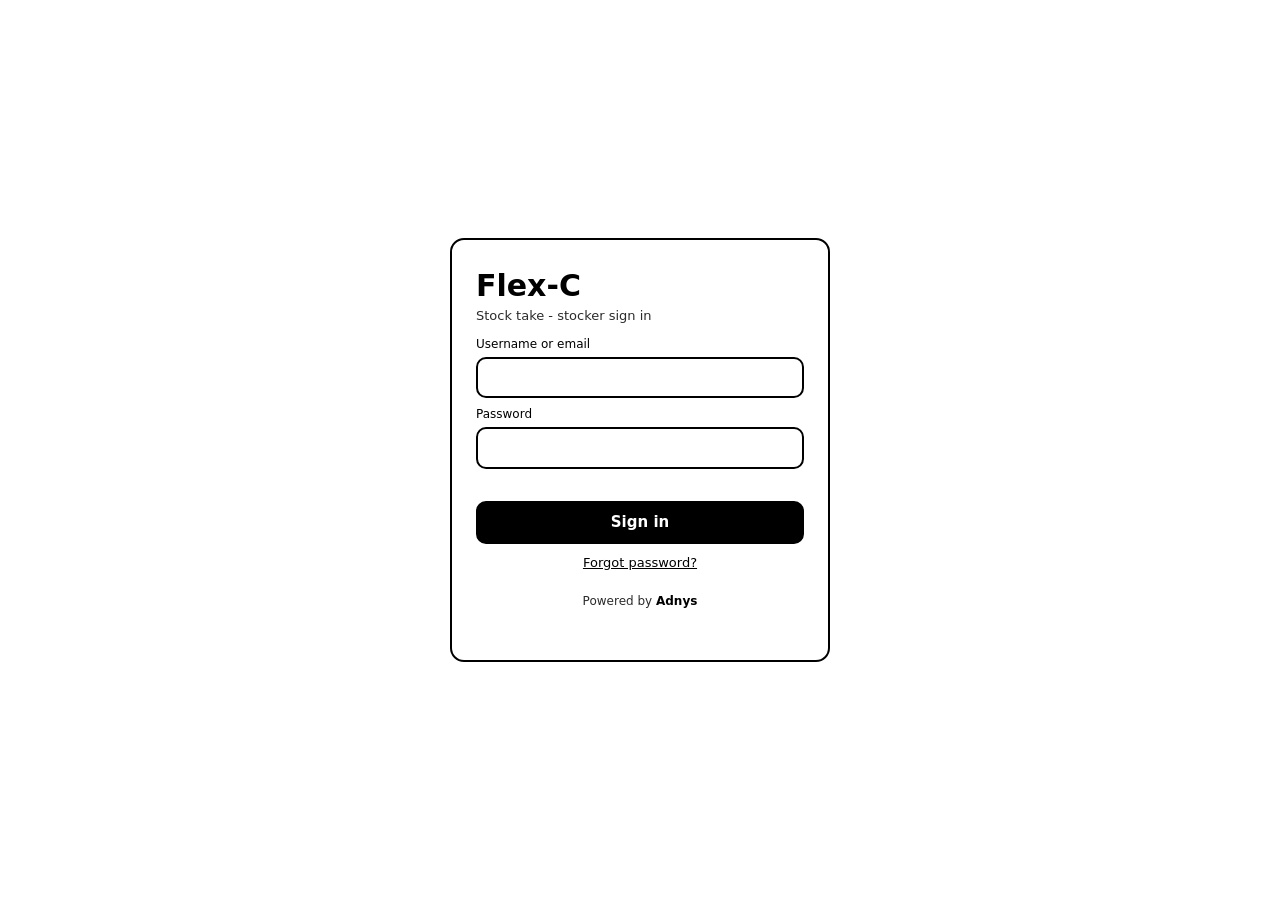
<file: stock/index.html>
<!doctype html>
<html lang="en" data-app="stock" data-theme="light" class="bw">
<head>
<meta charset="utf-8">
<meta name="viewport" content="width=device-width,initial-scale=1">
<link rel="manifest" href="manifest.webmanifest">
<link rel="icon" href="../assets/icons/stock-32.png" type="image/png">
<link rel="apple-touch-icon" href="../assets/icons/stock-apple.png">
<meta name="theme-color" content="#000000">
<meta name="mobile-web-app-capable" content="yes">
<meta name="apple-mobile-web-app-capable" content="yes">
<meta name="apple-mobile-web-app-title" content="Flex-C Stock">
<meta name="description" content="Flex-C stock take for stockers: scan products, first scan asks the rate, every next scan adds to the count.">
<title>Flex-C Stock Take</title>
<link rel="stylesheet" href="../assets/app.css?v=498d606380">
<style>.wrap1{max-width:720px;margin:0 auto;padding:14px}</style>
</head>
<body class="stocker">
<header class="top">
  <span class="brandmark">F</span><b>Flex-C Stock</b>
  <span class="sp"></span><small id="who"></small><button id="out">Sign out</button>
</header>
<main class="wrap1"><div id="view"></div></main>
<script src="../assets/icons.js?v=b59449fc8d"></script>
<script src="../assets/scan.js?v=f88b94a03b"></script>
<script src="../assets/stocktake.js?v=ec86ebfce7"></script>
<script src="../assets/app.js?v=52d847de3f"></script>
<script>
// Stock app: only the scanning screen. Stockers, and owner / manager when they want to scan too.
window.TAKE_STANDALONE = true;
let TAB = 'take', CO = 0;
const view = () => $('#view');
const msg = (el, text, ok) => { el.className = ok ? 'okmsg' : 'err'; el.textContent = text; };
const shopsOf = () => (S.org && S.org.shops) || [];
const shopOpts = () => shopsOf().map((s) => `<option value="${s.id}">${esc(s.name)} (${esc(s.code)})</option>`).join('');
$('#out').onclick = signOut;
try { localStorage.setItem('fc_bw', '1'); } catch (e) { /* ignore */ }
startPage(async () => {
  CO = ((S.org && S.org.companies) || [])[0] ? S.org.companies[0].id : 0;
  try { await takeScanner(null); hydrateIcons(view()); } catch (e) { view().innerHTML = `<div class="card err">${esc(niceErr(e))}</div>`; }
}, ['stocker', 'owner', 'manager']);
{ const by = document.querySelector('.overlay .by'); if (by) by.textContent = 'Stock take - stocker sign in'; }
</script>
<script src="../assets/pwa.js?v=6ee69c42eb" data-sw="sw.js"></script>
</body>
</html>
</file>
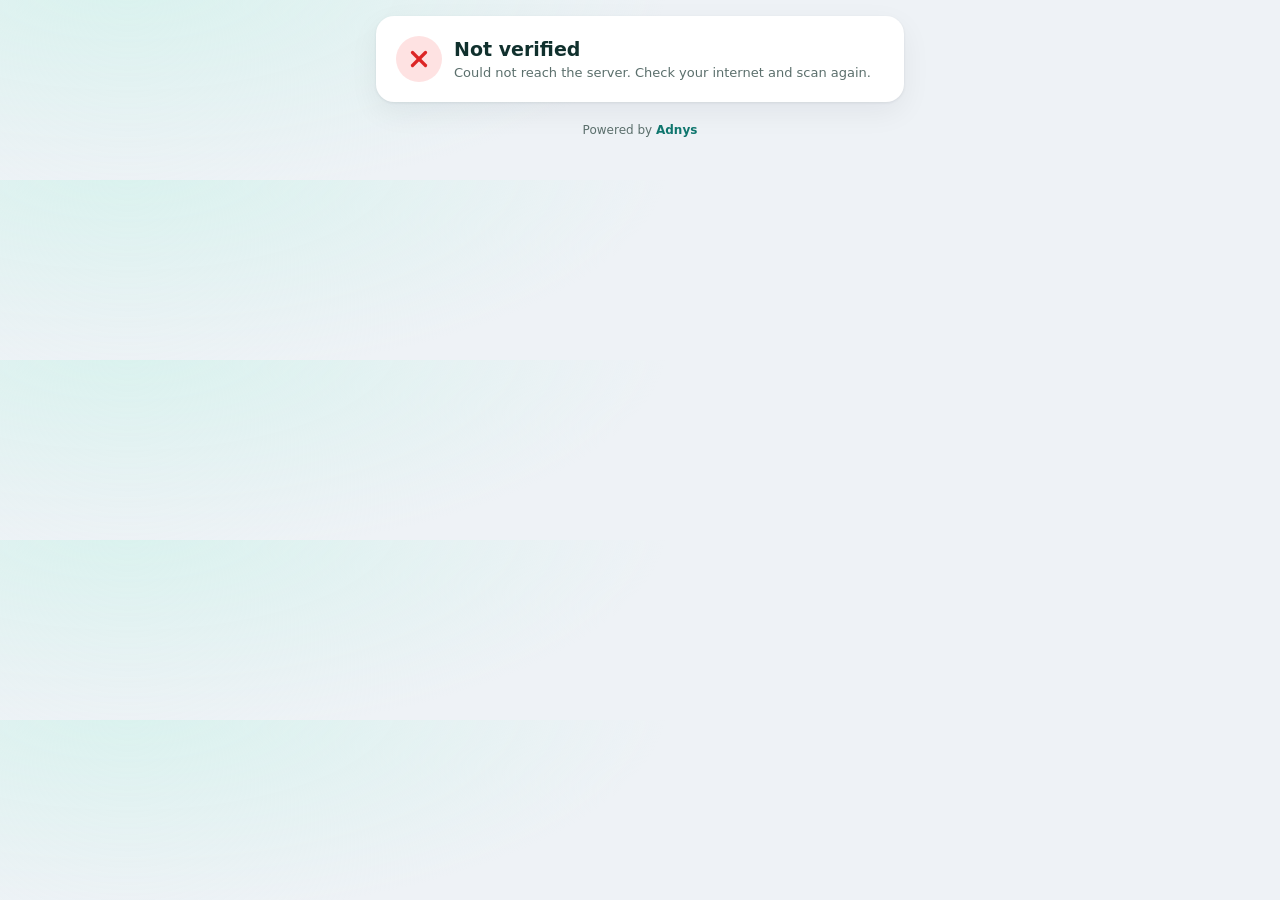
<file: verify/index.html>
<!doctype html>
<html lang="en"><head><meta charset="utf-8"><meta name="viewport" content="width=device-width,initial-scale=1">
<title>Verify invoice</title><meta name="robots" content="noindex">
<style>
:root{--brand:#0f766e;--ink:#10302d;--mute:#5b6f6c;--bg:#eef2f6;--ok:#16a34a;--bad:#dc2626}
*{box-sizing:border-box}body{margin:0;font:15px/1.45 system-ui,-apple-system,Segoe UI,Roboto,Arial,sans-serif;color:var(--ink);background:radial-gradient(900px 360px at 10% -10%,#d9f2ee,transparent 60%),var(--bg)}
.w{max-width:560px;margin:0 auto;padding:16px}
.card{background:#fff;border-radius:18px;box-shadow:0 1px 3px #0f172a14,0 10px 30px #0f172a0f;padding:20px;margin-bottom:14px}
.st{display:flex;gap:12px;align-items:center}.ck{width:46px;height:46px;border-radius:50%;display:grid;place-items:center;background:#dcfce7;color:var(--ok);flex:none}
.ck.x{background:#fee2e2;color:var(--bad)}.ck svg{width:26px;height:26px;stroke:currentColor;fill:none;stroke-width:3;stroke-linecap:round;stroke-linejoin:round}
h1{margin:0;font-size:19px}.m{color:var(--mute);font-size:13px}.logo{max-height:56px;max-width:160px;margin-bottom:8px}
table{width:100%;border-collapse:collapse;margin-top:10px;font-size:14px}th{font-size:11px;text-transform:uppercase;color:var(--mute);text-align:left;padding:6px 4px;border-bottom:1px solid #e3e9ee}
td{padding:7px 4px;border-bottom:1px solid #eef2f6;vertical-align:top}.r{text-align:right;white-space:nowrap}
.tot div{display:flex;justify-content:space-between;padding:3px 0;color:var(--mute)}.tot .g{color:var(--ink);font-size:22px;font-weight:800;border-top:1px dashed #cbd5e1;margin-top:6px;padding-top:8px}
.pw{text-align:center;color:var(--mute);font-size:12px;padding:6px 0 24px}.pw a{color:var(--brand);font-weight:700;text-decoration:none}
.kv{display:grid;grid-template-columns:auto 1fr;gap:3px 12px;margin-top:12px;font-size:14px}.kv span:nth-child(odd){color:var(--mute)}
</style></head><body><div class="w" id="app"><div class="card m">Checking...</div></div>
<script>
const $ = (s) => document.querySelector(s);
const esc = (s) => String(s ?? '').replace(/[&<>"']/g, (c) => ({ '&': '&amp;', '<': '&lt;', '>': '&gt;', '"': '&quot;', "'": '&#39;' })[c]);
const f2 = (n) => (Math.round((+n + Number.EPSILON) * 100) / 100).toFixed(2);
const tick = '<svg viewBox="0 0 24 24"><polyline points="20 6 9 17 4 12"/></svg>', cross = '<svg viewBox="0 0 24 24"><line x1="18" y1="6" x2="6" y2="18"/><line x1="6" y1="6" x2="18" y2="18"/></svg>';
const foot = '<div class="pw">Powered by <a href="https://adnys.com" target="_blank" rel="noopener">Adnys</a></div>';
(async () => {
  const q = new URLSearchParams(location.search), u = new URL('../api/index.php', location.href);
  u.searchParams.set('r', 'verify'); if (q.get('s')) u.searchParams.set('s', q.get('s')); if (q.get('p')) u.searchParams.set('p', q.get('p'));
  let j = {}; try { j = await (await fetch(u, { cache: 'no-store' })).json(); } catch (e) { j = { found: false, reason: 'offline' }; }
  const app = $('#app');
  if (!j.found) {
    const why = { not_synced: 'This bill is not on the server yet. If it was just issued, try again in a few minutes.', unknown: 'No document matches this link.', bad_link: 'This link is not valid.', offline: 'Could not reach the server. Check your internet and scan again.' }[j.reason] || 'Not found.';
    app.innerHTML = `<div class="card"><div class="st"><div class="ck x">${cross}</div><div><h1>Not verified</h1><div class="m">${esc(why)}</div></div></div></div>${foot}`; return;
  }
  const d = j.doc, sale = j.kind === 'sale', credit = sale && d.type === 'return';
  const rows = d.lines.map((l) => sale
    ? `<tr><td>${esc(l.name)}<div class="m">${+l.qty} x ${f2(l.unit_price)} · VAT ${+l.vat_rate}%</div></td><td class="r">${f2(l.line_total)}</td></tr>`
    : `<tr><td>${esc(l.name)}<div class="m">${+l.qty} x ${f2(l.unit_cost)} · VAT ${+l.vat_rate}%</div></td><td class="r">${f2(l.line_total)}</td></tr>`).join('');
  const net = sale ? d.net_total : d.subtotal;
  const vat = sale ? d.vat_by_rate.map((v) => `<div><span>VAT ${v.rate}% on ${f2(v.net)}</span><span>${f2(v.vat)}</span></div>`).join('')
    : `<div><span>VAT</span><span>${f2(d.vat_total)}</span></div>`;
  app.innerHTML = `<div class="card"><div class="st"><div class="ck">${tick}</div><div><h1>${sale ? (credit ? 'Credit note verified' : 'Invoice verified') : 'Purchase bill verified'}</h1><div class="m">Issued by ${esc(d.company_name)}. تم التحقق</div></div></div>
    <div class="kv"><span>Seller</span><b>${esc(d.company_name)}</b>${d.company_name_ar ? `<span></span><span>${esc(d.company_name_ar)}</span>` : ''}
      <span>TRN</span><b>${esc(d.company_trn || '-')}</b>
      <span>${sale ? 'Invoice no' : 'Bill no'}</span><b>${esc(sale ? d.invoice_no : d.bill_no)}</b>
      <span>Date</span><b>${esc(sale ? d.sold_at : d.bill_date)}</b>
      <span>Shop</span><b>${esc(d.shop_name)}</b>
      ${sale ? '' : `<span>Supplier</span><b>${esc(d.supplier_name)}${d.supplier_trn ? ' · TRN ' + esc(d.supplier_trn) : ''}</b>`}</div></div>
    <div class="card"><b>Items and VAT rate</b><table><tr><th>Item</th><th class="r">Total incl. VAT</th></tr>${rows}</table>
    <div class="tot" style="margin-top:12px"><div><span>Amount excl. VAT</span><span>${f2(net)}</span></div>${vat}<div class="g"><span>Total (AED)</span><span>${f2(d.total)}</span></div></div></div>${foot}`;
})();
</script></body></html>
</file>
<file: assets/landing.css>
/* Flex-C public pages (home + about). Colours are tokens; dark mode follows the saved theme or the device. */
:root{--bg:#f6f8fc;--card:#fff;--ink:#0f172a;--mut:#5b6678;--line:#e2e8f0;--brand:#1d4ed8;--brand2:#0ea5e9;--ok:#0f766e;--hero1:#0b1f5c;--hero2:#1d4ed8;--sh:0 8px 28px #0f172a14}
html[data-theme=dark]{--bg:#0a1022;--card:#111a33;--ink:#e8edf8;--mut:#9aa6bf;--line:#1f2b4a;--brand:#60a5fa;--brand2:#38bdf8;--ok:#2dd4bf;--hero1:#050b1d;--hero2:#13307a;--sh:0 8px 28px #0007}
@media (prefers-color-scheme:dark){html:not([data-theme=light]){--bg:#0a1022;--card:#111a33;--ink:#e8edf8;--mut:#9aa6bf;--line:#1f2b4a;--brand:#60a5fa;--brand2:#38bdf8;--ok:#2dd4bf;--hero1:#050b1d;--hero2:#13307a;--sh:0 8px 28px #0007}}
*{box-sizing:border-box}html{scroll-behavior:smooth}
body{margin:0;background:var(--bg);color:var(--ink);font:16px/1.6 system-ui,-apple-system,"Segoe UI",Roboto,sans-serif}
a{color:var(--brand)}img{max-width:100%}
.wrap{max-width:1080px;margin:0 auto;padding:0 16px}
.nav{position:sticky;top:0;z-index:20;background:color-mix(in srgb,var(--bg) 88%,transparent);backdrop-filter:blur(8px);border-bottom:1px solid var(--line)}
.nav .wrap{display:flex;align-items:center;gap:14px;height:58px}
.logo{font-weight:800;font-size:20px;letter-spacing:-.3px;color:var(--ink);text-decoration:none;display:flex;align-items:center;gap:8px}
.logo i{width:28px;height:28px;border-radius:8px;background:linear-gradient(135deg,var(--brand),var(--brand2));display:inline-block}
.nav .sp{flex:1}.nav a.l{color:var(--mut);text-decoration:none;font-weight:600;font-size:14px;padding:6px 8px}.nav a.l:hover{color:var(--ink)}
.tg{border:1px solid var(--line);background:var(--card);color:var(--ink);border-radius:8px;width:36px;height:34px;cursor:pointer;font-size:16px}
@media(max-width:640px){.nav a.l.h{display:none}}
.hero{background:linear-gradient(135deg,var(--hero1),var(--hero2));color:#fff;padding:54px 0 70px}
.hero h1{font-size:clamp(28px,5vw,46px);line-height:1.15;margin:0 0 14px;letter-spacing:-.8px;max-width:760px}
.hero p{font-size:clamp(16px,2.2vw,19px);max-width:680px;margin:0 0 22px;color:#dbe6ff}
.chips{display:flex;flex-wrap:wrap;gap:8px;margin:0 0 22px}.chips span{background:#ffffff1f;border:1px solid #ffffff2e;border-radius:999px;padding:4px 12px;font-size:13px;font-weight:600}
.cta{display:flex;flex-wrap:wrap;gap:10px}
.btn{display:inline-block;padding:12px 20px;border-radius:10px;font-weight:700;text-decoration:none;border:1px solid transparent;cursor:pointer;font-size:15px;font-family:inherit}
.btn.p{background:#fff;color:#0b1f5c}.btn.g{background:transparent;color:#fff;border-color:#ffffff66}
.btn.s{background:var(--brand);color:#fff}.btn.o{border-color:var(--line);color:var(--ink);background:var(--card)}
section{padding:46px 0}section h2{font-size:clamp(22px,3.4vw,30px);margin:0 0 6px;letter-spacing:-.4px}
.sub{color:var(--mut);margin:0 0 24px;max-width:700px}
.apps{display:grid;grid-template-columns:repeat(auto-fit,minmax(230px,1fr));gap:16px;margin-top:-52px;position:relative}
.app{background:var(--card);border:1px solid var(--line);border-radius:16px;padding:18px;box-shadow:var(--sh);display:flex;flex-direction:column;gap:6px;text-decoration:none;color:var(--ink);transition:transform .15s}
.app:hover{transform:translateY(-3px)}
.app img{width:52px;height:52px;border-radius:13px}.app b{font-size:18px}.app span{color:var(--mut);font-size:14px;flex:1}
.app em{font-style:normal;font-weight:700;color:var(--brand);font-size:14px}
.app .in{display:none;margin-top:6px;font-size:13px;font-weight:700;border:1px solid var(--line);background:transparent;color:var(--ink);border-radius:8px;padding:6px 10px;cursor:pointer}.app .in.show{display:block}
.grid3{display:grid;grid-template-columns:repeat(auto-fit,minmax(240px,1fr));gap:16px}
.card{background:var(--card);border:1px solid var(--line);border-radius:14px;padding:18px}.card h3{margin:0 0 6px;font-size:17px}.card p{margin:0;color:var(--mut);font-size:15px}
.plans{display:grid;grid-template-columns:repeat(auto-fit,minmax(250px,1fr));gap:16px;align-items:stretch}
.plan{background:var(--card);border:1px solid var(--line);border-radius:16px;padding:22px;display:flex;flex-direction:column}
.plan.hot{border:2px solid var(--brand);box-shadow:var(--sh)}.plan .tag{font-size:12px;font-weight:800;color:var(--brand);text-transform:uppercase;letter-spacing:.6px}
.plan h3{margin:4px 0 2px;font-size:20px}.plan .pr{font-size:32px;font-weight:800;letter-spacing:-1px;margin:8px 0 0}.plan .pr small{font-size:14px;color:var(--mut);font-weight:600;letter-spacing:0}
.plan ul{padding:0;margin:14px 0 18px;list-style:none;flex:1}.plan li{padding:5px 0 5px 24px;position:relative;font-size:15px}.plan li:before{content:"✓";position:absolute;left:0;color:var(--ok);font-weight:800}
.note{font-size:13px;color:var(--mut);margin-top:14px}
table.cmp{width:100%;border-collapse:collapse;background:var(--card);border:1px solid var(--line);border-radius:12px;overflow:hidden;font-size:15px}
table.cmp th,table.cmp td{padding:11px 14px;text-align:left;border-bottom:1px solid var(--line);vertical-align:top}table.cmp th{background:color-mix(in srgb,var(--brand) 9%,var(--card))}
.scroll{overflow-x:auto}
.steps{counter-reset:s;display:grid;grid-template-columns:repeat(auto-fit,minmax(210px,1fr));gap:14px}
.steps div{background:var(--card);border:1px solid var(--line);border-radius:14px;padding:16px 16px 16px 54px;position:relative}
.steps div:before{counter-increment:s;content:counter(s);position:absolute;left:14px;top:14px;width:28px;height:28px;border-radius:50%;background:var(--brand);color:#fff;font-weight:800;display:grid;place-items:center}
.steps b{display:block}.steps span{color:var(--mut);font-size:14px}
.band{background:linear-gradient(135deg,var(--hero1),var(--hero2));color:#fff;border-radius:18px;padding:28px;display:flex;flex-wrap:wrap;gap:16px;align-items:center;justify-content:space-between}
.band h2{margin:0 0 4px;color:#fff}.band p{margin:0;color:#dbe6ff}
details{background:var(--card);border:1px solid var(--line);border-radius:12px;padding:12px 16px;margin-bottom:10px}summary{cursor:pointer;font-weight:700}details p{margin:8px 0 0;color:var(--mut)}
footer{border-top:1px solid var(--line);padding:26px 0;color:var(--mut);font-size:14px}footer .wrap{display:flex;flex-wrap:wrap;gap:12px;justify-content:space-between}
.crumb{font-size:14px;color:var(--mut);margin-bottom:10px}.crumb a{color:#dbe6ff}
.toc{display:flex;flex-wrap:wrap;gap:8px;margin:0 0 6px}.toc a{border:1px solid var(--line);background:var(--card);border-radius:999px;padding:5px 12px;font-size:14px;font-weight:600;text-decoration:none;color:var(--ink)}
</file>
<file: assets/app.css>
:root{--bg:#f1f5f9;--card:#fff;--ink:#0f172a;--mute:#64748b;--line:#e2e8f0;--brand:#0a8fe0;--brand2:#0877b8;--bad:#b91c1c;--warn:#b45309;--ok:#15803d}
*{box-sizing:border-box}
body{margin:0;font:15px/1.45 system-ui,-apple-system,Segoe UI,Roboto,sans-serif;background:var(--bg);color:var(--ink)}
.hidden{display:none!important}
header.top{display:flex;gap:12px;align-items:center;flex-wrap:wrap;padding:10px 16px;background:var(--brand);color:#fff;position:sticky;top:0;z-index:5}
header.top b{font-size:17px}header.top small{opacity:.8}header.top .sp{flex:1}
header.top a,header.top button{color:#fff;text-decoration:none;background:#ffffff26;border:0;border-radius:8px;padding:6px 12px;font:inherit;cursor:pointer}
header.top a.on{background:var(--accent,#00a8ff);color:#fff;font-weight:700}
.wrap{max-width:1200px;margin:0 auto;padding:16px}
button.btn{font:inherit;cursor:pointer;border:0;border-radius:8px;padding:9px 14px;background:var(--brand);color:#fff;font-weight:600}
button.btn:hover{background:var(--brand2)}button.btn.sec{background:#e2e8f0;color:var(--ink)}button.btn:disabled{opacity:.5}
input,select,textarea{font:inherit;padding:8px 10px;border:1px solid var(--line);border-radius:8px;background:#fff;color:var(--ink);width:100%}
label{display:block;font-size:12px;color:var(--mute);margin:8px 0 3px}
.card{background:var(--card);border-radius:12px;padding:16px;margin-bottom:14px;box-shadow:0 1px 2px #0001}
.card h2,.card h3{margin:0 0 10px}
.grid{display:grid;gap:12px}.g2{grid-template-columns:repeat(auto-fit,minmax(220px,1fr))}.g3{grid-template-columns:repeat(auto-fit,minmax(160px,1fr))}
.kpi{background:var(--card);border-radius:12px;padding:14px;box-shadow:0 1px 2px #0001}
.kpi .l{font-size:12px;color:var(--mute);text-transform:uppercase;letter-spacing:.04em}.kpi .v{font-size:24px;font-weight:800;margin-top:2px}.kpi .s{font-size:12px;color:var(--mute)}
table{width:100%;border-collapse:collapse}
th,td{padding:7px 6px;border-bottom:1px solid var(--line);text-align:left;font-size:14px}
th{font-size:12px;color:var(--mute);font-weight:600}td.r,th.r{text-align:right}
.tbl{overflow:auto}
.pos{color:var(--ok)}.neg{color:var(--bad)}.warn{color:var(--warn)}
.tag{display:inline-block;padding:2px 8px;border-radius:99px;font-size:12px;font-weight:600;background:#e2e8f0}
.tag.bad{background:#fee2e2;color:var(--bad)}.tag.warn{background:#fef3c7;color:var(--warn)}.tag.ok{background:#dcfce7;color:var(--ok)}
.err{color:var(--bad);font-size:13px;min-height:18px;margin-top:6px}.okmsg{color:var(--ok);font-size:13px;min-height:18px;margin-top:6px}
.overlay{position:fixed;inset:0;background:var(--bg);display:flex;align-items:center;justify-content:center;padding:16px;z-index:50}
.box{background:var(--card);border-radius:14px;padding:24px;width:100%;max-width:380px;box-shadow:0 8px 30px #0002}
.box h1{margin:0}.box .by{color:var(--mute);font-size:13px;margin-bottom:10px}
.row{display:flex;gap:8px;align-items:end;flex-wrap:wrap}.row>*{flex:1;min-width:120px}.row>.fit{flex:0 0 auto;min-width:0}
.bar{height:8px;background:#e2e8f0;border-radius:99px;overflow:hidden}.bar i{display:block;height:100%;background:var(--brand)}
.tabs{display:flex;gap:6px;flex-wrap:wrap;margin-bottom:12px}
.tabs button{font:inherit;border:0;border-radius:99px;padding:7px 14px;background:#e2e8f0;cursor:pointer}.tabs button.on{background:var(--brand);color:#fff;font-weight:700}
.grid.g4{grid-template-columns:repeat(auto-fit,minmax(140px,1fr))}
.cred{font:700 15px ui-monospace,Consolas,monospace;background:#f1f5f9;border-radius:8px;padding:9px 10px;word-break:break-all}
dialog{border:0;border-radius:14px;padding:20px;width:min(440px,94vw);box-shadow:0 10px 40px #0004}
dialog::backdrop{background:#0006}
.logoPrev{max-height:52px;max-width:150px;border:1px solid var(--line);border-radius:8px;background:#fff;padding:4px;display:block;margin:4px 0}
.hint{font-size:12px;color:var(--mute);line-height:1.45}
.lowrow{background:#fffbeb}
.lowrow td{border-bottom-color:#fde68a}
.hold-actions{display:flex;gap:4px;flex-wrap:wrap}

/* A4 print view shared by purchases, reports and cash-ups */
#printArea{display:none}
@media print{
  body.printing>*:not(#printArea){display:none!important}
  #printArea{display:block!important}
  @page{size:A4;margin:12mm}
  #printArea .a4{font:12px/1.45 Arial,Helvetica,sans-serif;color:#000;background:#fff}
  #printArea .head{display:flex;justify-content:space-between;gap:20px;border-bottom:2px solid #000;padding-bottom:10px}
  #printArea h1{font-size:22px;margin:0 0 2px}#printArea h2{font-size:16px;margin:0 0 4px}
  #printArea .muted{color:#444}#printArea .right{text-align:right}
  #printArea table{width:100%;border-collapse:collapse;margin-top:12px}
  #printArea th,#printArea td{border-bottom:1px solid #999;padding:5px 4px;font-size:12px;text-align:left}
  #printArea th{background:#f2f2f2}#printArea td.r,#printArea th.r{text-align:right}
  #printArea .totals{width:65mm;margin-left:auto;margin-top:10px}
  #printArea .totals div{display:flex;justify-content:space-between;padding:2px 0}
  #printArea .totals .big{border-top:2px solid #000;font-weight:800;font-size:14px;margin-top:4px;padding-top:4px}
  #printArea .foot{margin-top:18px;border-top:1px solid #999;padding-top:8px;font-size:11px;color:#333}
  #printArea img{max-height:60px;max-width:150px}
}

/* Flex-C branding footer */
.pw{text-align:center;color:var(--mute);font-size:12px;padding:14px 8px;line-height:1.5}
.pw a{color:var(--brand);text-decoration:none;font-weight:600}.pw a:hover{text-decoration:underline}

/* ---- 1.3 look: back office + owner dashboard ---- */
:root{--bg:#eef2f6;--accent:#00a8ff;--shadow:0 1px 2px #0f172a10,0 8px 24px #0f172a0c}
body{background:radial-gradient(1100px 420px at 8% -8%,#dbeeff 0,transparent 60%) no-repeat fixed,var(--bg);-webkit-font-smoothing:antialiased}
svg.ic{width:17px;height:17px;stroke:currentColor;fill:none;stroke-width:2;stroke-linecap:round;stroke-linejoin:round;flex:none}
button[data-ic],a[data-ic]{display:inline-flex;align-items:center;justify-content:center;gap:7px}
header.top{background:linear-gradient(135deg,#0b1437,#14235a);box-shadow:0 2px 12px #0f172a30;padding:10px 18px}
header.top a,header.top button{transition:background .15s}
header.top a:hover,header.top button:hover{background:#ffffff3d}
header.top a.on{box-shadow:0 2px 8px #0f172a2e}
.brandmark{width:30px;height:30px;border-radius:9px;background:#fff;color:var(--brand);display:inline-grid;place-items:center;font-weight:900;font-size:17px}
.card{border-radius:16px;box-shadow:var(--shadow);padding:18px}
.card h2,.card h3{letter-spacing:-.01em}
button.btn{border-radius:10px;transition:background .15s,transform .05s}button.btn:active{transform:translateY(1px)}
button.btn.sec{background:#e6ecf2}button.btn.sec:hover{background:#d6dee8}
input,select,textarea{border-radius:10px;border-color:#d5dde6}
input:focus,select:focus,textarea:focus{outline:2px solid #00a8ff4d;border-color:var(--accent)}
.tabs{gap:4px;background:#e6ecf2;padding:4px;border-radius:14px;display:flex;flex-wrap:wrap}
.tabs button{background:transparent;padding:7px 13px;border-radius:10px;color:#475569;font-weight:600;transition:background .15s}
.tabs button:hover{background:#ffffff90}
.tabs button.on{background:#fff;color:var(--brand);box-shadow:0 1px 4px #0f172a1f}
.kpi{border-radius:16px;box-shadow:var(--shadow);padding:16px 16px 14px;border-left:4px solid var(--accent);position:relative;overflow:hidden}
.kpi .l{font-size:11.5px;font-weight:600}.kpi .v{font-size:26px;letter-spacing:-.02em;margin-top:4px}
.kpi .v.warn{color:var(--warn)}.kpi .v.neg{color:var(--bad)}.kpi .v.pos{color:var(--ok)}
.kpi.k-sales{border-left-color:#0a8fe0}.kpi.k-week{border-left-color:#0ea5e9}.kpi.k-month{border-left-color:#6366f1}
.kpi.k-profit{border-left-color:#16a34a}.kpi.k-warn{border-left-color:#f59e0b}.kpi.k-bad{border-left-color:#ef4444}.kpi.k-stock{border-left-color:#8b5cf6}
.kpi.big{background:linear-gradient(135deg,#0b1437,#14235a);color:#fff;border-left:0}
.kpi.big .l,.kpi.big .s{color:#ffffffc4}.kpi.big .v{font-size:32px}
table tr:hover td{background:#f8fafc}
th{text-transform:uppercase;letter-spacing:.04em;font-size:11px}
.tag{font-weight:700}
.bar{height:7px;background:#e6ecf2}.bar i{background:linear-gradient(90deg,#0a8fe0,#00a8ff);border-radius:99px}
.shopcard{border:1px solid var(--line);border-radius:14px;padding:12px 14px;background:#fff}
.shopgrid{display:grid;grid-template-columns:repeat(auto-fill,minmax(230px,1fr));gap:10px}
.shopcard .nm{font-weight:700}.shopcard .sub{font-size:12px;color:var(--mute)}
.shopcard .amt{font-size:22px;font-weight:800;letter-spacing:-.02em;margin:6px 0 2px}
.spark{display:flex;align-items:flex-end;gap:5px;height:84px;margin-top:6px}
.spark div{flex:1;background:linear-gradient(180deg,#00a8ff,#0a8fe0);border-radius:6px 6px 2px 2px;min-height:3px;position:relative}
.spark small{position:absolute;bottom:-18px;left:0;right:0;text-align:center;font-size:10px;color:var(--mute)}
.splitbar{display:flex;height:10px;border-radius:99px;overflow:hidden;background:#e6ecf2;margin:6px 0 4px}
.splitbar i{display:block}.legend{display:flex;gap:14px;font-size:12px;color:var(--mute);flex-wrap:wrap}.legend b{color:var(--ink)}
.dot{display:inline-block;width:9px;height:9px;border-radius:50%;margin-right:5px}
.pw{padding:18px 8px 26px}
@media (max-width:640px){.wrap{padding:10px}.kpi .v{font-size:22px}header.top{gap:8px}}
.kpi .v{white-space:nowrap;font-size:clamp(19px,2vw,26px)}.kpi.big .v{font-size:clamp(22px,2.3vw,30px)}
.card a:not(.btn){color:var(--brand);font-weight:600;text-decoration:none}.card a:not(.btn):hover{text-decoration:underline}
.tabs{flex-wrap:wrap!important;max-width:100%;overflow:visible}
.row{flex-wrap:wrap}.row>div:not(.fit){min-width:190px}
body{overflow-x:hidden}
a.btn{border-radius:10px;padding:9px 14px;font-weight:600;background:#16a34a;color:#fff!important;text-decoration:none!important;cursor:pointer}
a.btn.sec{background:#16a34a}a.btn.sec:hover{background:#15803d}

/* 1.5.1 per-app themes: each app's inside colours follow its icon */
html[data-app=console]{--brand:#00a8ff;--brand2:#008fe0;--accent:#00a8ff}
html[data-app=console] header.top{background:linear-gradient(135deg,#0b1437,#14235a)}
html[data-app=console] button.btn,html[data-app=console] .tabs button.on{color:#04182e}
html[data-app=console] button.btn.sec{color:var(--ink)}
html[data-app=office]{--brand:#4338ca;--brand2:#3730a3;--accent:#818cf8}
html[data-app=office] header.top{background:linear-gradient(135deg,#312e81,#4338ca)}
html[data-app=dashboard]{--brand:#b45309;--brand2:#92400e;--accent:#f59e0b}
html[data-app=dashboard] header.top{background:linear-gradient(135deg,#78350f,#b45309)}
html[data-app=office] .tabs button.on,html[data-app=dashboard] .tabs button.on{color:var(--brand)}
html[data-app=office] header.top a.on{background:#fff;color:#312e81}html[data-app=dashboard] header.top a.on{background:#fff;color:#78350f}

/* dark mode (generated from the light rules above) */
@media screen{
html[data-theme=dark]{color-scheme:dark;--bg:#0b1220;--card:#162032;--ink:#e5e7eb;--mute:#94a3b8;--line:#2a3a52;--soft:#2b3a52;--soft0:#101a2b;--ok:#4ade80;--bad:#f87171;--warn:#fbbf24}
html[data-theme=dark] .tile .p,html[data-theme=dark] .card a:not(.btn),html[data-theme=dark] .pw a,html[data-theme=dark] .box a{color:var(--accent,#5eead4)}
html[data-theme=dark] dialog{background:var(--card);color:var(--ink)}
html[data-theme=dark] dialog::backdrop{background:#000a}
html[data-theme=dark] input::placeholder{color:#64748b}
html[data-theme=dark] .kpi,html[data-theme=dark] .shopcard{box-shadow:0 1px 2px #0006}
html[data-theme=dark]{background:var(--bg)}
html[data-theme=dark] body{background:radial-gradient(1100px 420px at 8% -8%,#12305a 0,transparent 60%) no-repeat fixed,var(--bg)}
html[data-theme=dark] .hint,html[data-theme=dark] .muted{color:var(--mute)}
html[data-theme=dark] button.btn.sec{background:var(--soft)}
html[data-theme=dark] input,html[data-theme=dark] select,html[data-theme=dark] textarea{background:var(--card)}
html[data-theme=dark] .tag{background:var(--soft)}
html[data-theme=dark] .tag.bad{background:#3f1414}
html[data-theme=dark] .tag.warn{background:#3b2a0a}
html[data-theme=dark] .tag.ok{background:#0f2f1c}
html[data-theme=dark] .bar{background:var(--soft)}
html[data-theme=dark] .tabs button{background:var(--soft)}
html[data-theme=dark] .cred{background:var(--soft0)}
html[data-theme=dark] .logoPrev{background:var(--card)}
html[data-theme=dark] .lowrow{background:#3b2a0a}
html[data-theme=dark] .brandmark{background:var(--card)}
html[data-theme=dark] button.btn.sec{background:var(--soft)}
html[data-theme=dark] button.btn.sec:hover{background:var(--soft)}
html[data-theme=dark] input,html[data-theme=dark] select,html[data-theme=dark] textarea{border-color:var(--line)}
html[data-theme=dark] .tabs{background:var(--soft)}
html[data-theme=dark] .tabs button{color:var(--ink)}
html[data-theme=dark] .tabs button.on{background:var(--card)}
html[data-theme=dark] table tr:hover td{background:var(--soft0)}
html[data-theme=dark] .bar{background:var(--soft)}
html[data-theme=dark] .shopcard{background:var(--card)}
html[data-theme=dark] .splitbar{background:var(--soft)}
}
/* end dark */

/* 1.7 Back office sidebar: grouped menu on the left (desktop), collapsible menu on phones */
.shell{display:grid;grid-template-columns:230px minmax(0,1fr);gap:16px;align-items:start;max-width:1320px}
.shell #side{position:sticky;top:12px;background:var(--card);border:1px solid var(--line);border-radius:14px;padding:10px;max-height:calc(100vh - 24px);overflow:auto}
.shell #side .co{padding:2px 4px 10px;border-bottom:1px solid var(--line);margin-bottom:6px}
.shell #side .co select{width:100%}
.shell #tabs.tabs{display:flex!important;flex-direction:column;flex-wrap:nowrap!important;gap:2px;background:transparent!important;padding:0!important;border:0!important}
.shell #tabs .grp{font-size:11px;font-weight:800;letter-spacing:.09em;text-transform:uppercase;color:var(--mute);padding:12px 10px 4px}
.shell #tabs button{width:100%;text-align:left;border-radius:9px!important;padding:8px 10px!important;background:transparent!important;border:0!important;box-shadow:none!important;font-weight:600}
.shell #tabs button:hover{background:var(--soft0,#f1f5f9)!important}
.shell #tabs button.on{background:var(--brand)!important;color:#fff!important}
.shell .sidetog{display:none}
.shell #main{min-width:0}
@media (max-width:900px){
  .shell{grid-template-columns:1fr}
  .shell #side{position:static;max-height:none;padding:6px}
  .shell .sidetog{display:flex;align-items:center;gap:10px;width:100%;background:transparent;border:0;padding:10px;font-size:16px;color:var(--ink);cursor:pointer;text-align:left}
  .shell .sidetog .chev{margin-left:auto}
  .shell .sidebody{display:none}
  .shell #side.open .sidebody{display:block}
}

.shell #side .msearch{padding:0 2px 6px}.shell #side .msearch input{width:100%}
.shell #tabs button.grp{display:flex;justify-content:space-between;align-items:center;font-size:11px;font-weight:800;letter-spacing:.09em;text-transform:uppercase;color:var(--mute);padding:12px 10px 4px!important;cursor:pointer;background:transparent!important}
.shell #tabs button.grp i{font-style:normal;transition:transform .15s}.shell #tabs button.grp.shut i{transform:rotate(-90deg)}
.shell #tabs button.grp:hover{color:var(--ink)}

/* 1.7.2 colour-coded, clearly collapsible menu groups */
.shell #tabs button.grp{background:color-mix(in srgb,var(--gc) 13%,transparent)!important;border-left:4px solid var(--gc)!important;border-radius:8px!important;margin-top:8px;padding:8px 10px!important;color:var(--gc)!important;font-size:12px}
.shell #tabs button.grp:hover{background:color-mix(in srgb,var(--gc) 22%,transparent)!important;color:var(--gc)!important}
.shell #tabs button.grp span{display:flex;align-items:center;gap:8px}
.shell #tabs button.grp em{font-style:normal;font-size:10px;font-weight:800;background:var(--gc);color:#fff;border-radius:99px;padding:1px 7px;letter-spacing:0}
.shell #tabs button.grp i{font-size:15px;line-height:1;width:22px;height:22px;display:grid;place-items:center;border-radius:6px;background:color-mix(in srgb,var(--gc) 20%,transparent)}
.shell #tabs button.sub{margin-left:10px;width:calc(100% - 10px);border-left:2px solid color-mix(in srgb,var(--gc) 35%,transparent)!important;border-radius:0 9px 9px 0!important}
.shell #tabs button.sub:hover{background:color-mix(in srgb,var(--gc) 12%,transparent)!important}
.shell #tabs button.sub.on{background:var(--gc)!important;border-left-color:var(--gc)!important;color:#fff!important}
.shell #side .mall{display:flex;gap:6px;margin-top:6px}
.shell #side .mall button{flex:1;font-size:12px;font-weight:600;padding:5px 6px;border-radius:8px;border:1px solid var(--line);background:transparent;color:var(--mute);cursor:pointer}
.shell #side .mall button:hover{color:var(--ink);border-color:var(--mute)}
/* ---- Stock take: stocker screens are black and white (stocker login, Stock app) ---- */
body.stocker #side,body.stocker header.top a{display:none}body.stocker .shell{grid-template-columns:minmax(0,1fr);max-width:720px}
/* Stocker phones: plain black and white (black text, white icons on black buttons), easy to read on the shop floor. */
html.bw{color-scheme:light;--brand:#000;--brand2:#222;--accent:#000;--ink:#000;--mute:#2b2b2b;--line:#000;--bg:#fff;--card:#fff;--soft:#fff;--soft0:#fff;--ok:#000;--bad:#000;--warn:#000;--shadow:none}
html.bw body{background:#fff!important;color:#000}
html.bw header.top{background:#000!important;box-shadow:none;color:#fff}
html.bw header.top button,html.bw header.top a{background:#000!important;color:#fff!important;border:1.5px solid #fff!important}
html.bw .brandmark{background:#000!important;color:#fff!important;border:2px solid #fff}
html.bw .card,html.bw .box,html.bw .kpi{background:#fff!important;color:#000;box-shadow:none!important;border:2px solid #000}
html.bw button.btn{background:#000!important;color:#fff!important;border:2px solid #000}
html.bw button.btn svg{stroke:#fff;color:#fff}
html.bw button.btn.sec{background:#fff!important;color:#000!important}
html.bw button.btn.sec svg{stroke:#000;color:#000}
html.bw input,html.bw select,html.bw textarea{background:#fff!important;color:#000!important;border:2px solid #000!important}
html.bw input::placeholder{color:#555}
html.bw label,html.bw .hint,html.bw th{color:#000!important}
html.bw .tag,html.bw .tag.ok,html.bw .tag.bad,html.bw .tag.warn{background:#000!important;color:#fff!important}
html.bw .err,html.bw .okmsg{color:#000!important;font-weight:700}
html.bw a,html.bw .pw a{color:#000!important}
html.bw .overlay{background:#fff}
html.bw #ts_last{background:#fff!important;border:2px solid #000}
html.bw dialog{background:#fff;color:#000;border:2px solid #000}
html.bw .themetog{display:none!important}
/* "Already counted" warning stays red, also on the black and white stocker screen */
.dupwarn,html.bw .dupwarn{background:#fef2f2!important;border:3px solid #dc2626!important;box-shadow:none!important;color:#7f1d1d}
.dupwarn .dt{color:#dc2626}.dupwarn .hint,html.bw .dupwarn .hint{color:#991b1b!important}
.dupwarn #cf_add,html.bw .dupwarn #cf_add{background:#dc2626!important;border-color:#dc2626!important;color:#fff!important}
.dupwarn #cf_skip,html.bw .dupwarn #cf_skip{background:#fff!important;border:2px solid #dc2626!important;color:#dc2626!important}
.dupwarn button:focus-visible,.dupwarn button:focus{outline:3px solid #fca5a5;outline-offset:2px}
</file>
